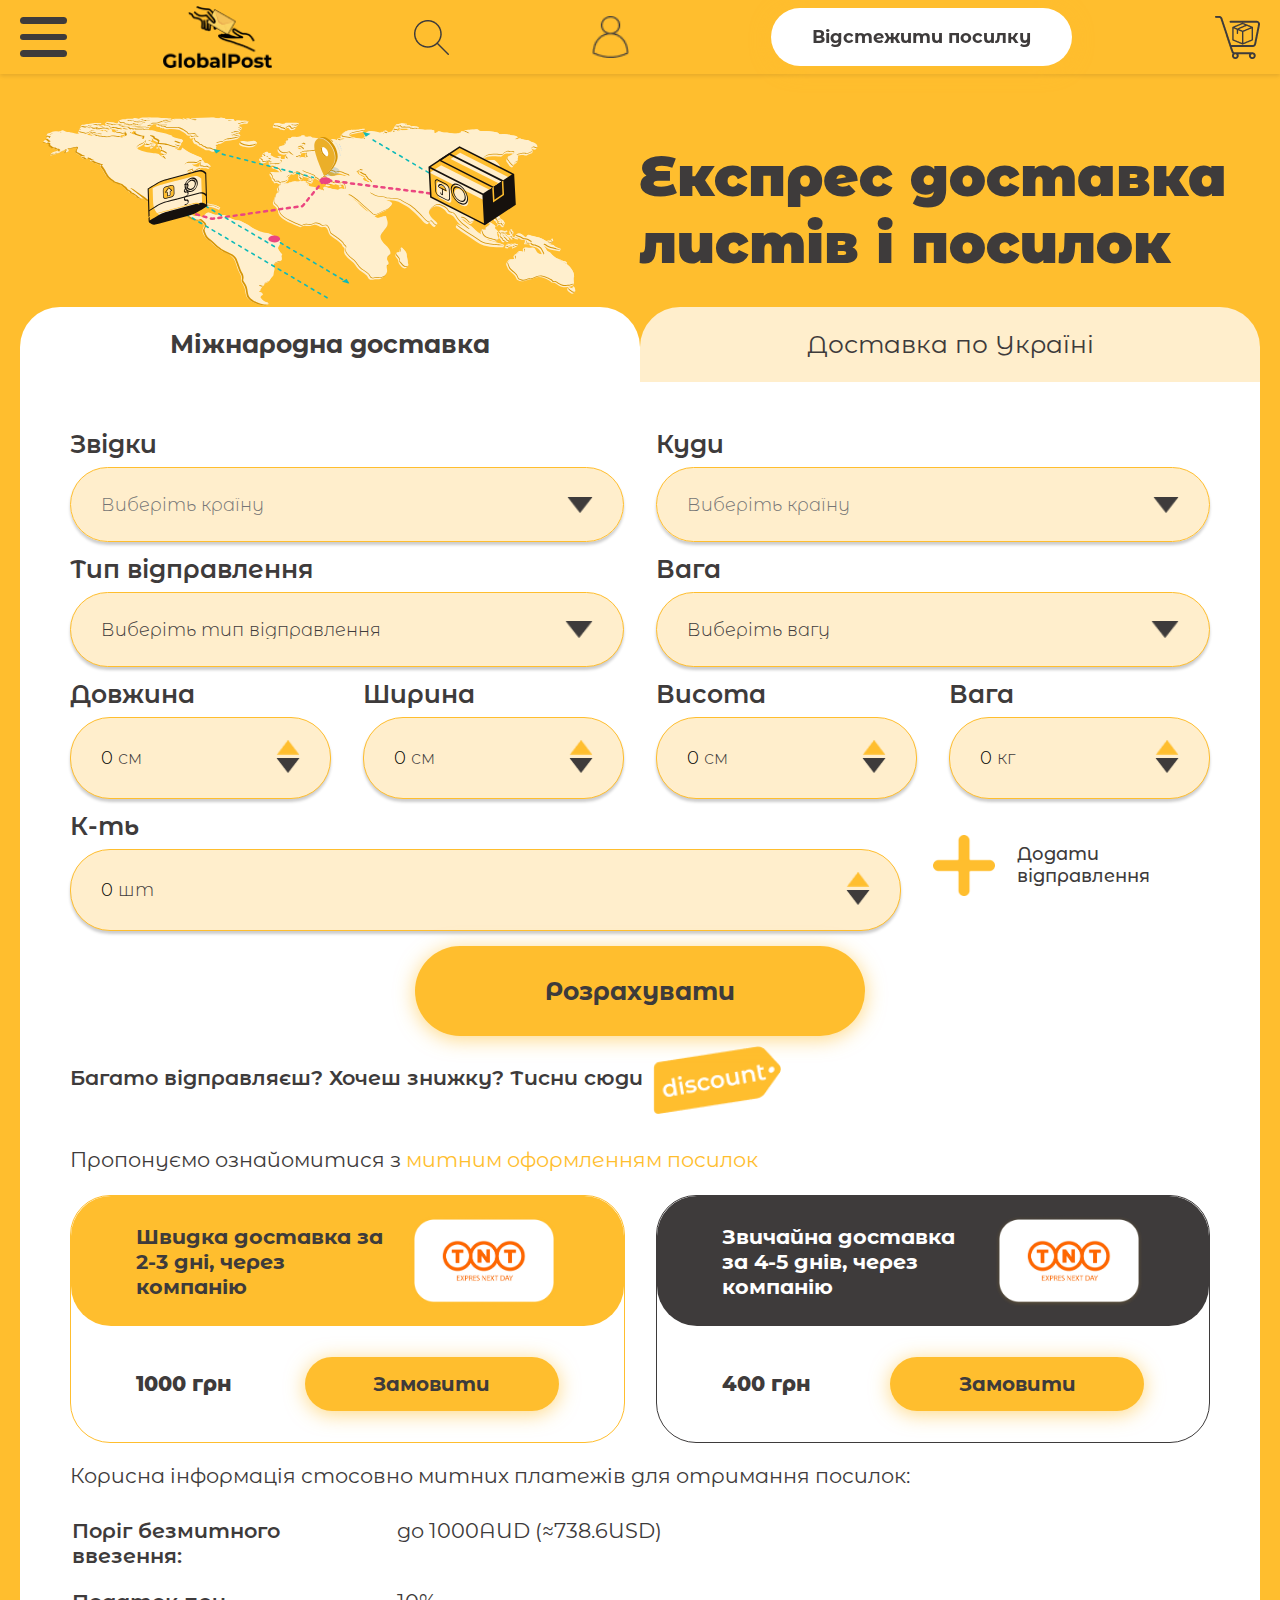
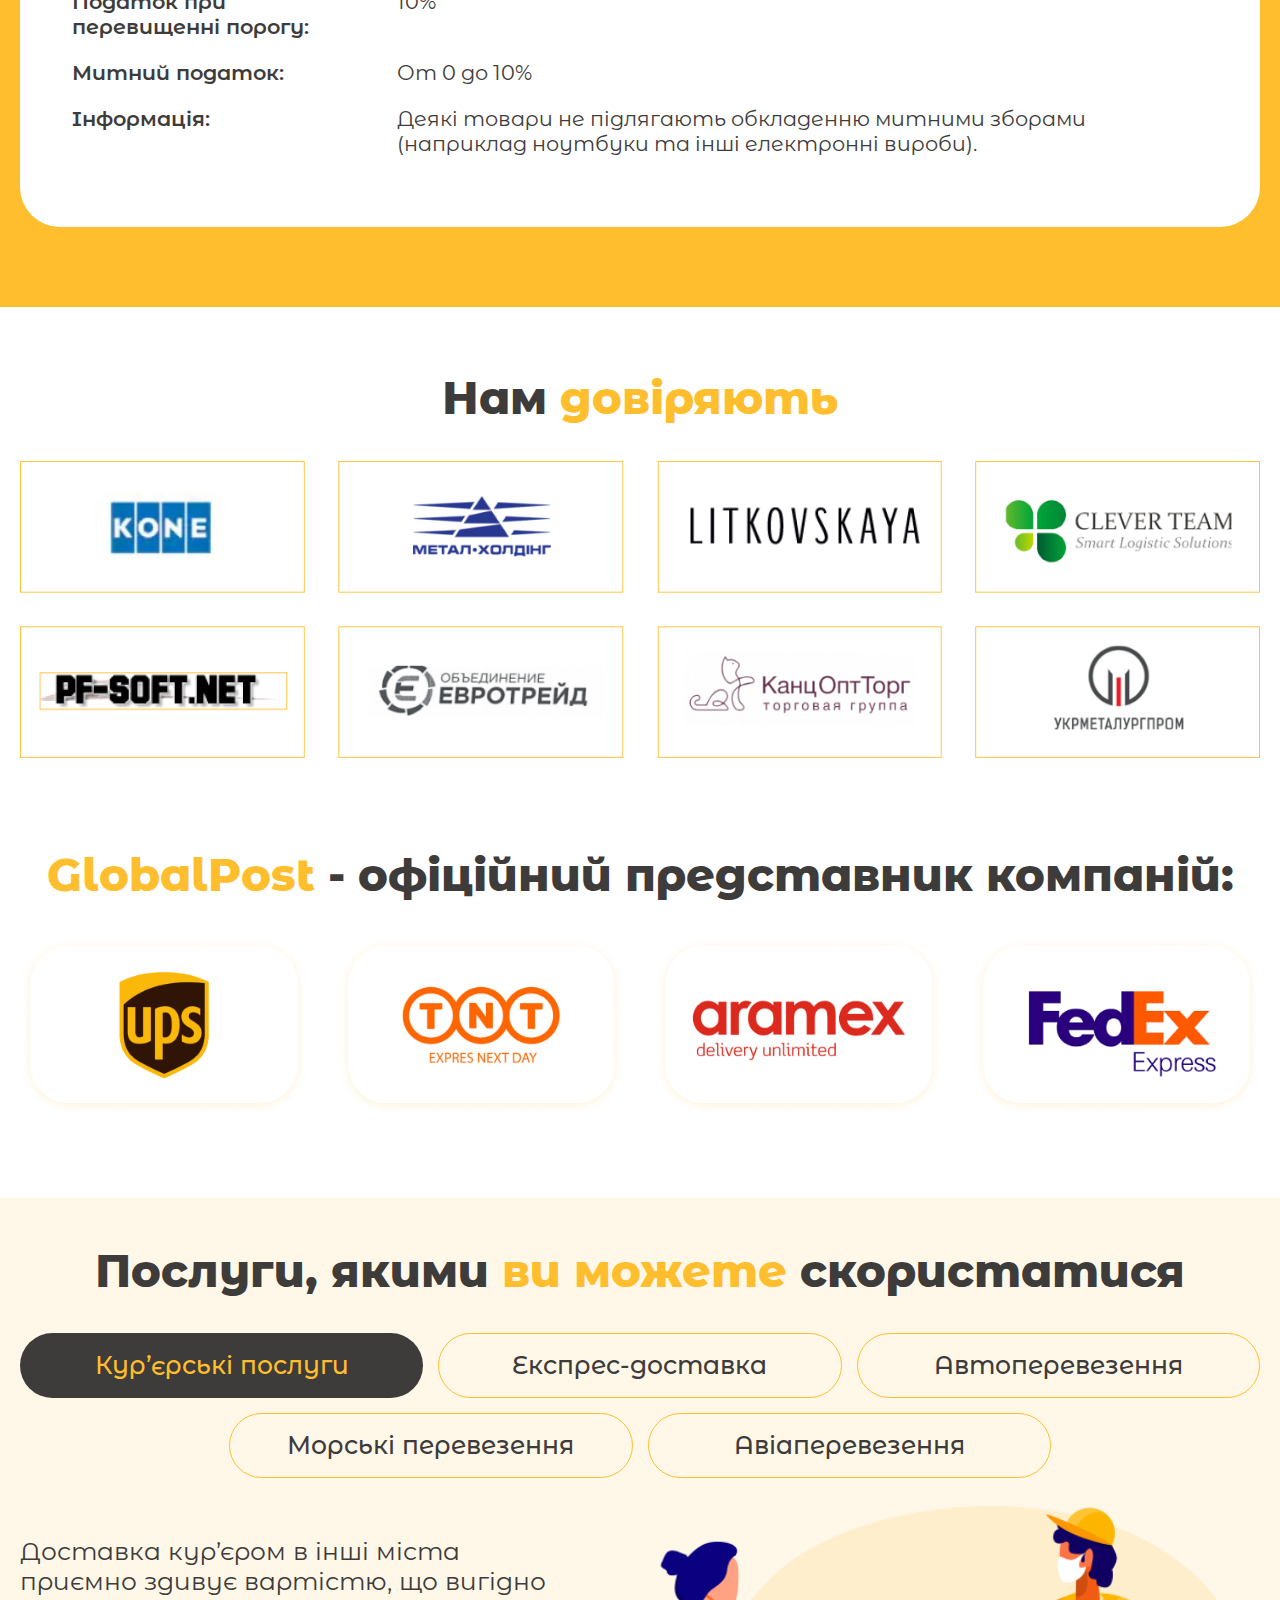
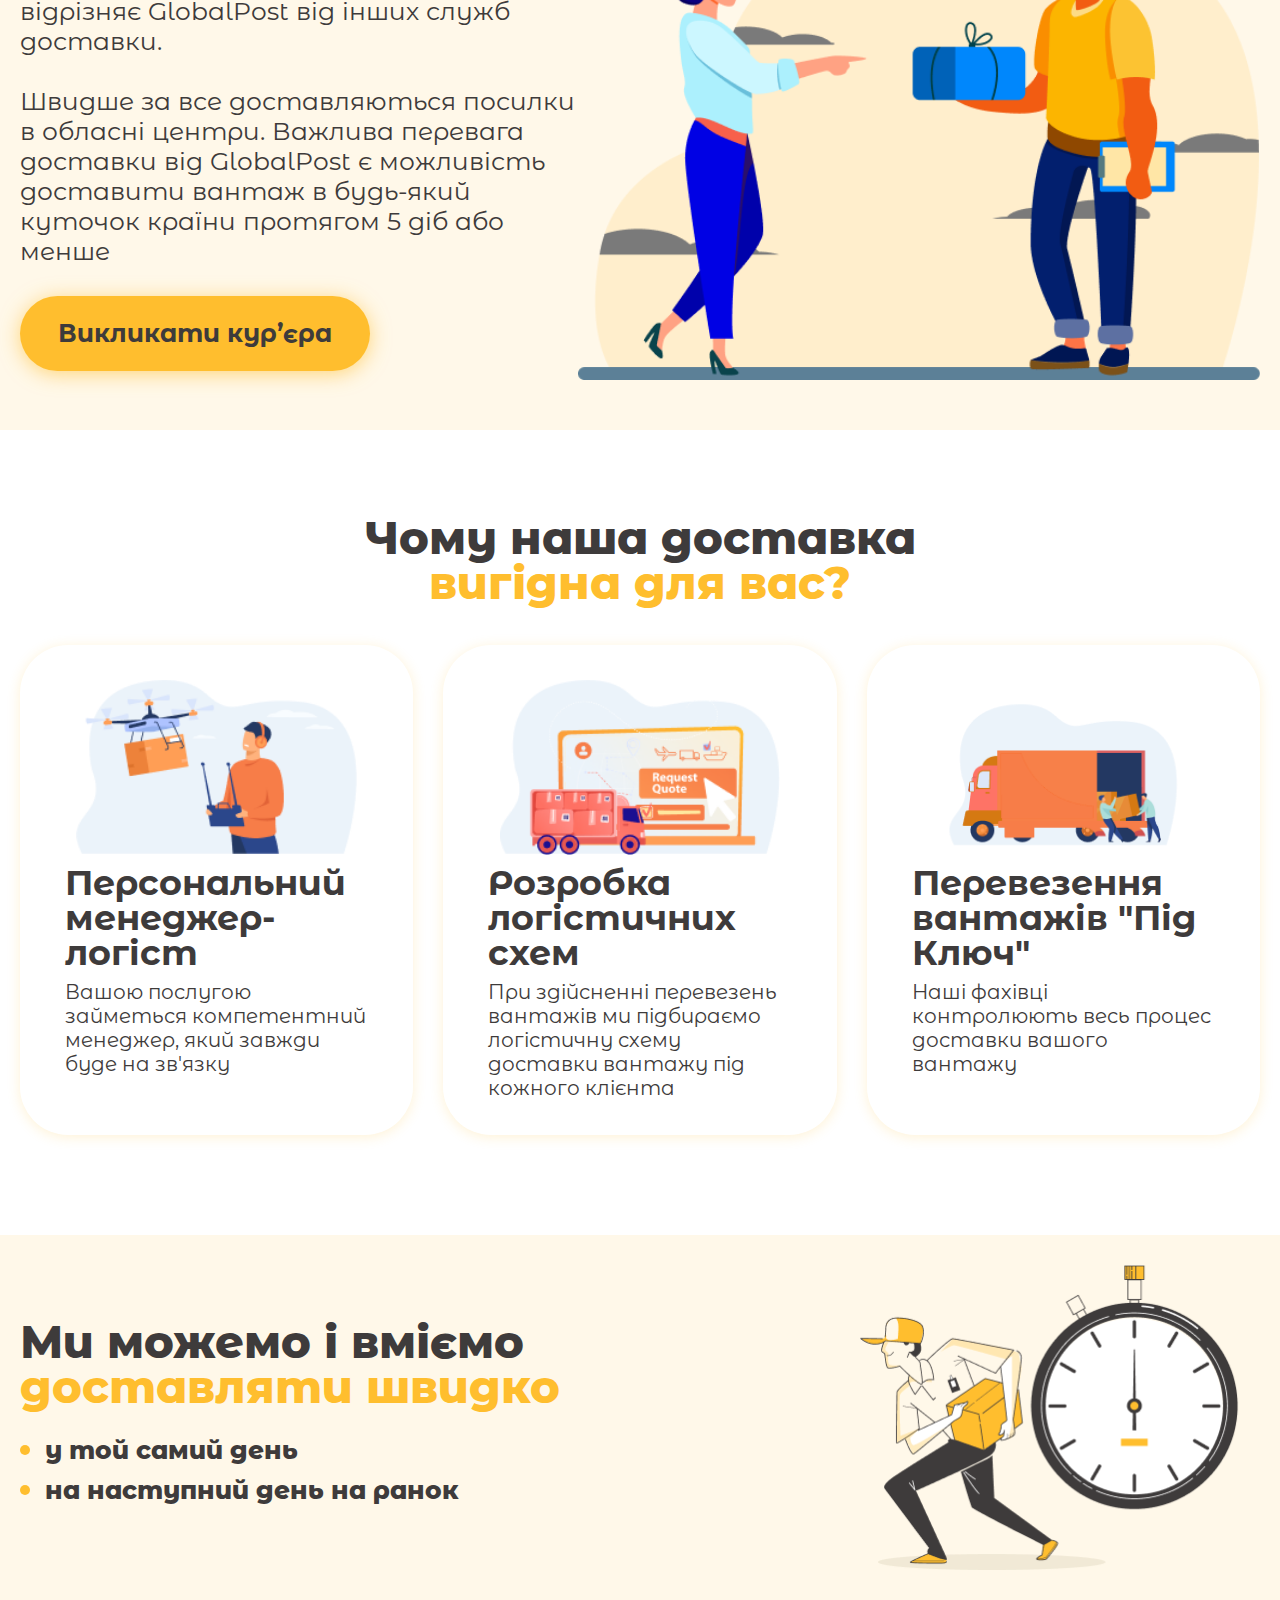
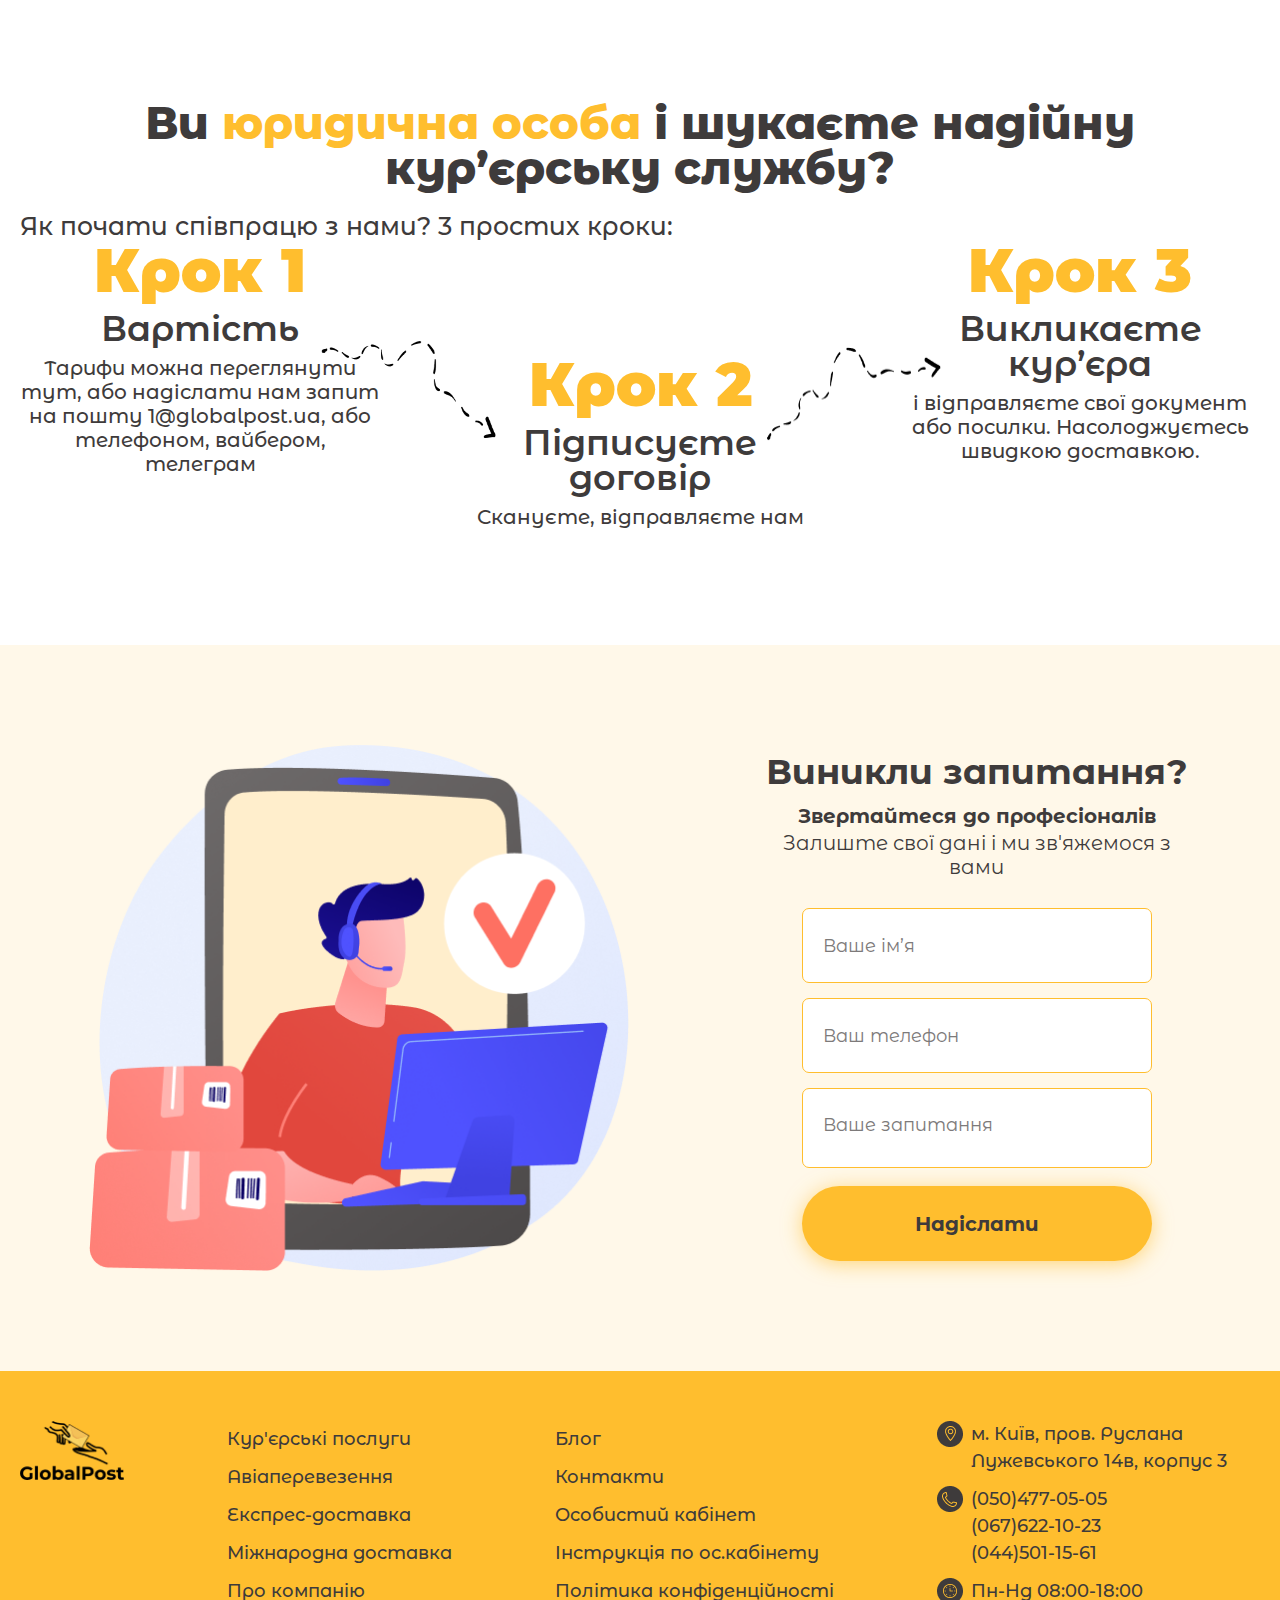
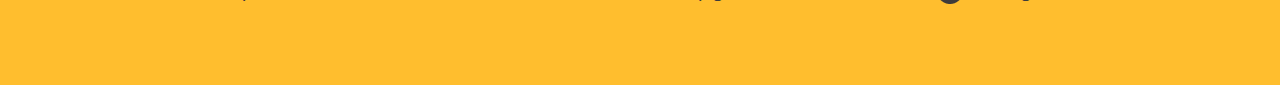
<file: index.html>
<!DOCTYPE html>
<html lang="en">
<head>
    <meta charset="UTF-8">
    <meta http-equiv="X-UA-Compatible" content="IE=edge">
    <meta name="viewport" content="width=device-width, initial-scale=1.0">
    <link rel="stylesheet" href="css/null.css">
    <link rel="stylesheet" href="css/style.css">
    <title>Главная</title>
</head>
<body>
    <div class="wrapper">
        <header class="header header_yellow">
            <div class="_container">
                <div class="header__content">
                    <a href="" class="header__column header__logo">
                        <img src="img/logo.png" alt="">
                    </a>
                    <div class="header__column header__menu menu">
                        <div class="menu__icon icon-menu">
                            <span></span>
                            <span></span>
                            <span></span>
                        </div>
                        <nav class="menu__body">
                            <ul class="menu__list">
                                <li><a href="" class="menu__link menu__link_with-arrow">Про нас</a></li>
                                <li class="_dropdown-opener">
                                    <span class="menu__link menu__link_with-arrow">Доставка</span>
                                    <div class="_dropdown-opener__menu delivery-menu">
                                        <div class="delivery-menu__items">
                                            <div class="delivery-menu__item">
                                                <div class="delivery-menu__image"><img src="img/delivery-menu/UA-delivery.svg" alt=""></div>
                                                <div class="delivery-menu__title">Доставка по Україні</div>
                                                <ul class="delivery-menu__list">
                                                    <li><a href="" class="delivery-menu__link">Експрес-доставка по Україні</a></li>
                                                    <li><a href="" class="delivery-menu__link">Послуги кур’єра</a></li>
                                                </ul>
                                            </div>
                                            <div class="delivery-menu__item">
                                                <div class="delivery-menu__image"><img src="img/delivery-menu/world-delivery.svg" alt=""></div>
                                                <div class="delivery-menu__title">Міжнародна доставка</div>
                                                <ul class="delivery-menu__list">
                                                    <li><a href="" class="delivery-menu__link">Спец тарифи для українських модельєрів-партнерів</a></li>
                                                    <li><a href="" class="delivery-menu__link">Ukrainian Fashion</a></li>
                                                    <li><a href="" class="delivery-menu__link">Митне оформлення</a></li>
                                                    <li><a href="" class="delivery-menu__link">Перевезення цінностей</a></li>
                                                    <li><a href="" class="delivery-menu__link">Посилки з Європи</a></li>
                                                    <li><a href="" class="delivery-menu__link">Експорт з UPS</a></li>
                                                    <li><a href="" class="delivery-menu__link">Про міжнародну доставку</a></li>
                                                </ul>
                                            </div>
                                            <div class="delivery-menu__item">
                                                <div class="delivery-menu__image"><img src="img/delivery-menu/extra-services.svg" alt=""></div>
                                                <div class="delivery-menu__title">Додаткові послуги</div>
                                                <ul class="delivery-menu__list">
                                                    <li><a href="" class="delivery-menu__link">Додаткові послуги</a></li>
                                                    <li><a href="" class="delivery-menu__link">Правила доставки відправлень</a></li>
                                                    <li><a href="" class="delivery-menu__link">Терміни доставки</a></li>
                                                    <li><a href="" class="delivery-menu__link">Відповідальність GlobalPost</a></li>
                                                </ul>
                                            </div>
                                            <div class="delivery-menu__item">
                                                <div class="delivery-menu__image"><img src="img/delivery-menu/extra-info.svg" alt=""></div>
                                                <div class="delivery-menu__title">Додаткова інформація</div>
                                                <ul class="delivery-menu__list">
                                                    <li><a href="" class="delivery-menu__link">Документи для оформлення відправлень</a></li>
                                                    <li><a href="" class="delivery-menu__link">Правила доставки відправлень</a></li>
                                                    <li><a href="" class="delivery-menu__link">Про міжнародну доставку</a></li>
                                                </ul>
                                            </div>
                                        </div>
                                    </div>
                                </li>
                                <li><a href="" class="menu__link">Блог</a></li>
                                <li><a href="" class="menu__link">Контакти</a></li>
                                <li class="_dropdown-opener language">
                                    <span href="" class="menu__link menu__link_with-arrow">Укр</span>
                                    <div class="_dropdown-opener__menu language__menu">
                                        <ul class="language__list">
                                            <li><a href="" class="language__link">Укр</a></li>
                                            <li><a href="" class="language__link">Рус</a></li>
                                            <li><a href="" class="language__link">Eng</a></li>
                                        </ul>
                                    </div>
                                </li>
                            </ul>
                        </nav>
                    </div>
                    <a href="" class="header__column header__search search-header" data-da="menu__body,2,992">
                        <img src="img/icons/search.png" alt="">
                    </a>
                    <a href="" class="header__column header__user" data-da="menu__body,3,992"><img src="img/icons/user.png" alt=""></a>
                    <div class="header__column header__track track">
                        <a href="" class="track__btn btn">
                            Відстежити посилку
                        </a>
                        <a href="" class="track__mobile-btn track__mobile-btn_open">
                            <img src="img/icons/search2.svg" alt="">
                        </a>
                        <a href="" class="track__mobile-btn track__mobile-btn_close">
                            <img src="img/icons/arrow-up-track.png" alt="">
                        </a>
                        <form class="track__input" data-da="header__content-track,0,992">
                            <input autocomplete="off" type="text" name="form[]" data-error="Помилка"
                                        data-value="" placeholder="Номер відстеження">
                            <button type="submit" class="track__input-btn"><img src="img/icons/search2.svg" alt=""></button>
                        </form>
                    </div>
                    <div class="header__column header__phones" data-da="menu__body,1,1400">
                        <div class="header__phone"><a href="tel:0445011561">(044) 501-15-61</a></div>
                        <div class="header__phone"><a href="tel:0504770505">(050) 477-05-05</a></div>
                        <div class="header__phone"><a href="tel:0676221023">(067) 622-10-23</a></div>
                    </div>
                    <a href="" class="header__column header__cart" data-da="menu__body,4,992">
                        <img src="img/icons/shopping-cart.png" alt="">
                    </a>
                </div>
                <div class="header__content-track content-track-header">
                </div>
                <div class="header__content-search search" data-da="menu__body,5,992">
                    <form action="" class="search__form">
                        <div class="search__input">
                            <input autocomplete="off" type="text" name="form[]" data-error="Помилка"
                                        data-value="" placeholder="Пошук">
                            <button type="submit"><img src="img/icons/search.png" alt=""></button>
                        </div>
                        <button type="reset" class="search__reset-btn"><img src="img/icons/reset.svg" alt=""></button>
                    </form>
                </div>
                <div class="header__content-calculator calculator">

                </div>
            </div>
        </header>
        <main class="page">
            <section class="page__calculator calculator">
                <div class="calculator__container _container">
                    <div class="calculator__top calculator-top">
                        <div class="calculator-top__image"><img src="img/map.svg" alt=""></div>
                        <div class="calculator-top__title">Експрес доставка листів і посилок</div>
                    </div>
                    <div class="calculator__tabs calculator-tabs _tabs">
                        <nav class="calculator-tabs__nav">
                            <div class="calculator-tabs__item _tabs-item _active">Міжнародна доставка</div>
                            <div class="calculator-tabs__item _tabs-item">Доставка по Україні</div>
                        </nav>
                        <form class="calculator-tabs__body">
                            <div class="calculator-tabs__block _tabs-block _active">
                                <div class="calculator-tabs__row">
                                    <div class="calculator-tabs__select">
                                        <div class="calculator-tabs__select-header">Звідки</div>
                                        <select class="yellow" name="form[]" data-type="input" data-placeholder="Виберіть країну" data-inputvalue="empty">
                                            <option value="1" selected="selected" disabled>Виберіть країну</option>
                                            <option value="2">Україна</option>
                                            <option value="3">Велика Британія</option>
                                            <option value="4">США</option>
                                        </select>
                                    </div>
                                    <div class="calculator-tabs__select">
                                        <div class="calculator-tabs__select-header">Куди</div>
                                        <select class="yellow" name="form[]" data-type="input" data-placeholder="Виберіть країну" data-inputvalue="empty">
                                            <option value="1" selected="selected" disabled>Виберіть країну</option>
                                            <option value="2">Україна</option>
                                            <option value="3">Велика Британія</option>
                                            <option value="4">США</option>
                                        </select>
                                    </div>
                                    <div class="calculator-tabs__select select-complex-item">
                                        <div class="calculator-tabs__select-header">Тип відправлення</div>
                                        <div class="select-complex-dropdown input-item icon-select-arrow" data-sel_complex_name="Тип відправлення">
                                            <span>Виберіть тип відправлення</span>
                                        </div>
                                        <input type="number" name="delivery-type" style="display: none;">
                                    </div>
                                    <ul class="calculator-tabs__select select-complex select-complex_delivery-type" data-sel_complex_options="Тип відправлення" style="display: none;">
                                        <li class="select-complex__option calculator-select-option" data-value="1">
                                            <div class="select-complex__option-cont calculator-select-option__cont">
                                                <div class="calculator-select-option__left">
                                                    <div class="calculator-select-option__image"><img src="img/packages/envelope.png" alt=""></div>
                                                    <div class="calculator-select-option__size"></div>
                                                </div>
                                                <div class="calculator-select-option__text">
                                                    <div class="calculator-select-option__title">Конверт</div>
                                                    <div class="calculator-select-option__desc">0.5 кг</div>
                                                </div>
                                            </div>
                                        </li>
                                        <li class="select-complex__option calculator-select-option" data-value="2">
                                            <div class="select-complex__option-cont calculator-select-option__cont">
                                                <div class="calculator-select-option__left">
                                                    <div class="calculator-select-option__image"><img src="img/packages/envelope.png" alt=""></div>
                                                    <div class="calculator-select-option__size">21х20х11 см</div>
                                                </div>
                                                <div class="calculator-select-option__text">
                                                    <div class="calculator-select-option__title">Пакунок</div>
                                                    <div class="calculator-select-option__desc">1 кг</div>
                                                </div>
                                            </div>
                                        </li>
                                        <li class="select-complex__option calculator-select-option" data-value="3">
                                            <div class="select-complex__option-cont calculator-select-option__cont">
                                                <div class="calculator-select-option__left">
                                                    <div class="calculator-select-option__image"><img src="img/packages/envelope.png" alt=""></div>
                                                    <div class="calculator-select-option__size">21х20х11 см</div>
                                                </div>
                                                <div class="calculator-select-option__text">
                                                    <div class="calculator-select-option__title">Мала</div>
                                                    <div class="calculator-select-option__desc">як коробка від праски</div>
                                                </div>
                                            </div>
                                        </li>
                                        <li class="select-complex__option calculator-select-option" data-value="4">
                                            <div class="select-complex__option-cont calculator-select-option__cont">
                                                <div class="calculator-select-option__left">
                                                    <div class="calculator-select-option__image"><img src="img/packages/envelope.png" alt=""></div>
                                                    <div class="calculator-select-option__size">17х12х9 см</div>
                                                </div>
                                                <div class="calculator-select-option__text">
                                                    <div class="calculator-select-option__title">Найменша</div>
                                                    <div class="calculator-select-option__desc">як коробка від смартфона</div>
                                                </div>
                                            </div>
                                        </li>
                                        <li class="select-complex__option calculator-select-option" data-value="5">
                                            <div class="select-complex__option-cont calculator-select-option__cont">
                                                <div class="calculator-select-option__left">
                                                    <div class="calculator-select-option__image"><img src="img/packages/envelope.png" alt=""></div>
                                                    <div class="calculator-select-option__size">33х25х15 см</div>
                                                </div>
                                                <div class="calculator-select-option__text">
                                                    <div class="calculator-select-option__title">Середня</div>
                                                    <div class="calculator-select-option__desc">як коробка від взуття</div>
                                                </div>
                                            </div>
                                        </li>
                                        <li class="select-complex__option calculator-select-option" data-value="6">
                                            <div class="select-complex__option-cont calculator-select-option__cont">
                                                <div class="calculator-select-option__left">
                                                    <div class="calculator-select-option__image"><img src="img/packages/envelope.png" alt=""></div>
                                                    <div class="calculator-select-option__size">34х33х26 см</div>
                                                </div>
                                                <div class="calculator-select-option__text">
                                                    <div class="calculator-select-option__title">Велика</div>
                                                    <div class="calculator-select-option__desc">як коробка від мікрохвильовки</div>
                                                </div>
                                            </div>
                                        </li>
                                        <li class="select-complex__option calculator-select-option" data-value="7">
                                            <div class="select-complex__option-cont calculator-select-option__cont">
                                                <div class="calculator-select-option__text">
                                                    <div class="calculator-select-option__title">Ваші розміри</div>
                                                    <div class="calculator-select-option__input"><input placeholder="0х0х0 см"></div>
                                                </div>
                                            </div>
                                        </li>
                                    </ul>
                                    <div class="calculator-tabs__select select-complex-item">
                                        <div class="calculator-tabs__select-header">Вага</div>
                                        <div class="select-complex-dropdown input-item icon-select-arrow" data-sel_complex_name="Вага">
                                            <span>Виберіть вагу</span>
                                        </div>
                                        <input type="number" name="weight" style="display: none;">
                                    </div>
                                    <ul class="calculator-tabs__select select-complex" data-sel_complex_options="Вага" style="display: none;">
                                        <li class="select-complex__option calculator-select-option" data-value="1">
                                            <div class="select-complex__option-cont calculator-select-option__cont">
                                                <div class="calculator-select-option__text-value">3 кг</div>
                                            </div>
                                        </li>
                                        <li class="select-complex__option calculator-select-option" data-value="2">
                                            <div class="select-complex__option-cont calculator-select-option__cont">
                                                <div class="calculator-select-option__text-value">4 кг</div>
                                            </div>
                                        </li>
                                        <li class="select-complex__option calculator-select-option" data-value="3">
                                            <div class="select-complex__option-cont calculator-select-option__cont">
                                                <div class="calculator-select-option__text-value">5 кг</div>
                                            </div>
                                        </li>
                                        <li class="select-complex__option calculator-select-option" data-value="4">
                                            <div class="select-complex__option-cont calculator-select-option__cont">
                                                <div class="calculator-select-option__text-value">10 кг</div>
                                            </div>
                                        </li>
                                        <li class="select-complex__option calculator-select-option" data-value="5">
                                            <div class="select-complex__option-cont calculator-select-option__cont">
                                                <div class="calculator-select-option__text">
                                                    <div class="calculator-select-option__title">Введіть свою вагу</div>
                                                    <div class="calculator-select-option__input"><input placeholder="0 кг"></div>
                                                </div>
                                            </div>
                                        </li>
                                    </ul>
                                </div>
                                <div class="calculator-tabs__row">
                                    <div class="calculator-tabs__quantity">
                                        <div class="calculator-tabs__quantity-header">Довжина</div>
                                        <div class="quantity">
                                            <div class="quantity__input">
                                                <input class="adaptive_input" autocomplete="off" type="text" name="form[]">
                                                <span class="quantity__measure adaptive_measure">см</span>
                                            </div>
                                            <div class="quantity__buttons">
                                                <div class="quantity__button quantity__button_plus"><img src="img/icons/arrow-up.png" alt=""></div>
                                                <div class="quantity__button quantity__button_minus"><img src="img/icons/arrow-down.png" alt=""></div>
                                            </div>
                                        </div>
                                    </div>
                                    <div class="calculator-tabs__quantity">
                                        <div class="calculator-tabs__quantity-header">Ширина</div>
                                        <div class="quantity">
                                            <div class="quantity__input">
                                                <input class="adaptive_input" autocomplete="off" type="text" name="form[]">
                                                <span class="quantity__measure adaptive_measure">см</span>
                                            </div>
                                            <div class="quantity__buttons">
                                                <div class="quantity__button quantity__button_plus"><img src="img/icons/arrow-up.png" alt=""></div>
                                                <div class="quantity__button quantity__button_minus"><img src="img/icons/arrow-down.png" alt=""></div>
                                            </div>
                                        </div>
                                    </div>
                                    <div class="calculator-tabs__quantity">
                                        <div class="calculator-tabs__quantity-header">Висота</div>
                                        <div class="quantity">
                                            <div class="quantity__input">
                                                <input class="adaptive_input" autocomplete="off" type="text" name="form[]">
                                                <span class="quantity__measure adaptive_measure">см</span>
                                            </div>
                                            <div class="quantity__buttons">
                                                <div class="quantity__button quantity__button_plus"><img src="img/icons/arrow-up.png" alt=""></div>
                                                <div class="quantity__button quantity__button_minus"><img src="img/icons/arrow-down.png" alt=""></div>
                                            </div>
                                        </div>
                                    </div>
                                    <div class="calculator-tabs__quantity">
                                        <div class="calculator-tabs__quantity-header">Вага</div>
                                        <div class="quantity">
                                            <div class="quantity__input">
                                                <input class="adaptive_input" autocomplete="off" type="text" name="form[]">
                                                <span class="quantity__measure adaptive_measure">кг</span>
                                            </div>
                                            <div class="quantity__buttons">
                                                <div class="quantity__button quantity__button_plus"><img src="img/icons/arrow-up.png" alt=""></div>
                                                <div class="quantity__button quantity__button_minus"><img src="img/icons/arrow-down.png" alt=""></div>
                                            </div>
                                        </div>
                                    </div>
                                    <div class="calculator-tabs__quantity">
                                        <div class="calculator-tabs__quantity-header">К-ть</div>
                                        <div class="quantity">
                                            <div class="quantity__input">
                                                <input class="adaptive_input" autocomplete="off" type="text" name="form[]">
                                                <span class="quantity__measure adaptive_measure">шт</span>
                                            </div>
                                            <div class="quantity__buttons">
                                                <div class="quantity__button quantity__button_plus"><img src="img/icons/arrow-up.png" alt=""></div>
                                                <div class="quantity__button quantity__button_minus"><img src="img/icons/arrow-down.png" alt=""></div>
                                            </div>
                                        </div>
                                    </div>
                                    <div class="calculator-tabs__add-sending">
                                        <a href="" class="calculator-tabs__add-btn"><img src="img/icons/plus.png" alt=""></a>
                                        <div class="calculator-tabs__add-text">Додати відправлення</div>
                                    </div>
                                    <div class="calculator-tabs__calculate">
                                        <a href="" class="btn calculator-tabs__calculate-btn">Розрахувати</a>
                                    </div>
                                </div>
                                <div class="calculator-tabs__extra-info calculator-extra-info">
                                    <div class="calculator-extra-info__proposition">
                                        <p class="calculator-extra-info__discount">Багато відправляєш? Хочеш знижку? Тисни сюди<a href="#popup-discount" class="popup-link"><img src="img/discount.png" alt=""></a></p>
                                        <p class="calculator-extra-info__customs-clearance">Пропонуємо ознайомитися з <a href="">митним оформленням посилок</a></p>
                                    </div>
                                    <div class="calculator-extra-info__delivery-speed delivery-speed">
                                        <div class="delivery-speed__item delivery-speed__item delivery-speed__item_fast">
                                            <div class="delivery-speed__top">
                                                <div class="delivery-speed__name">Швидка доставка за 2-3 дні, через компанію</div>
                                                <img src="img/companies/tnt.png" alt="">
                                            </div>
                                            <div class="delivery-speed__bottom">
                                                <div class="delivery-speed__price">1000 грн</div>
                                                <a href="" class="delivery-speed__btn btn">Замовити</a>
                                            </div>
                                        </div>
                                        <div class="delivery-speed__item delivery-speed__item delivery-speed__item_usual">
                                            <div class="delivery-speed__top">
                                                <div class="delivery-speed__name">Звичайна доставка за 4-5 днів, через компанію</div>
                                                <img src="img/companies/tnt.png" alt="">
                                            </div>
                                            <div class="delivery-speed__bottom">
                                                <div class="delivery-speed__price">400 грн</div>
                                                <a href="" class="delivery-speed__btn btn">Замовити</a>
                                            </div>
                                        </div>
                                    </div>
                                    <div class="calculator-extra-info__useful-info useful-extra-info">
                                        <div class="useful-extra-info__text">Корисна iнформацiя стосовно митних платежiв для отримання посилок:</div>
                                        <table class="useful-extra-info__table">
                                            <tbody>
                                                <tr>
                                                    <td>Поріг безмитного ввезення:</td>
                                                    <td>до 1000AUD (≈738.6USD)</td>
                                                </tr>
                                                <tr>
                                                    <td>Податок при перевищенні порогу:</td>
                                                    <td>10%</td>
                                                </tr>
                                                <tr>
                                                    <td>Митний податок:</td>
                                                    <td>От 0 до 10%</td>
                                                </tr>
                                                <tr>
                                                    <td>Iнформацiя:</td>
                                                    <td>Деякi товари не пiдлягають обкладенню 
                                                        митними зборами (наприклад ноутбуки 
                                                        та iншi електроннi вироби).</td>
                                                </tr>
                                            </tbody>
                                        </table>
                                    </div>
                                </div>
                            </div>
                            <div class="calculator-tabs__block _tabs-block">2</div>
                        </form>
                    </div>
                </div>
            </section>
            <section class="page__they-trust they-trust">
                <div class="they-trust__container _container">
                    <div class="they-trust__title title">Нам <span>довіряють</span></div>
                    <div class="they-trust__companies">
                        <div class="they-trust__company">
                            <img src="img/trust/kone.jpg" alt="">
                        </div>
                        <div class="they-trust__company">
                            <img src="img/trust/metal hold.jpg" alt="">
                        </div>
                        <div class="they-trust__company">
                            <img src="img/trust/litkovskaya.jpg" alt="">
                        </div>
                        <div class="they-trust__company">
                            <img src="img/trust/clever.jpg" alt="">
                        </div>
                        <div class="they-trust__company">
                            <img src="img/trust/pf.jpg" alt="">
                        </div>
                        <div class="they-trust__company">
                            <img src="img/trust/evrotr.jpg" alt="">
                        </div>
                        <div class="they-trust__company">
                            <img src="img/trust/kanz.jpg" alt="">
                        </div>
                        <div class="they-trust__company">
                            <img src="img/trust/ukr metal.jpg" alt="">
                        </div>
                    </div>
                </div>
            </section>
            <section class="page__representative representative">
                <div class="representative__container _container">
                    <div class="representative__title title"><span>GlobalPost</span> - офіційний представник компаній:</div>
                    <div class="representative__companies">
                        <div class="representative__company"><img src="img/companies/ups.png"></div>
                        <div class="representative__company"><img src="img/companies/tnt.png"></div>
                        <div class="representative__company"><img src="img/companies/aramex.png"></div>
                        <div class="representative__company"><img src="img/companies/fedex.png"></div>
                    </div>
                </div>
            </section>
            <section class="page__services services">
                <div class="services__container _container">
                    <div class="services__title title">Послуги, якими <span>ви можете</span> скористатися</div>
                    <div class="services__tabs services-tabs _tabs">
                        <nav class="services-tabs__nav">
                            <div class="services-tabs__item _tabs-item _active">Кур’єрські послуги</div>
                            <div class="services-tabs__item _tabs-item">Експрес-доставка</div>
                            <div class="services-tabs__item _tabs-item">Автоперевезення</div>
                            <div class="services-tabs__item _tabs-item">Морські перевезення</div>
                            <div class="services-tabs__item _tabs-item">Авіаперевезення</div>
                        </nav>
                        <div class="services-tabs__body">
                            <div class="services-tabs__block _tabs-block _active">
                                <div class="services-tabs__desc text">
                                    <div class="services-tabs__text">
                                        <p>Доставка кур’єром в інші міста приємно здивує вартістю, що вигідно відрізняє GlobalPost від інших служб доставки.</p>
                                        <p>Швидше за все доставляються посилки в обласні центри. Важлива перевага доставки від GlobalPost є можливість доставити вантаж в будь-який куточок країни протягом 5 діб або менше</p>
                                    </div>
                                    <a href="" class="services-tabs__btn btn">Викликати кур’єра</a>
                                </div>
                                <div class="services-tabs__image"><img src="img/curier.png" alt=""></div>
                            </div>
                            <div class="services-tabs__block _tabs-block">
                                2
                            </div>
                            <div class="services-tabs__block _tabs-block">
                                3
                            </div>
                            <div class="services-tabs__block _tabs-block">
                                4
                            </div>
                            <div class="services-tabs__block _tabs-block">
                                5
                            </div>
                        </div>
    
                    </div>
                </div>
            </section>
            <section class="page__profit profit">
                <div class="profit__container _container">
                    <div class="profit__title title">Чому наша доставка <br><span>вигідна для вас?</span></div>
                    <div class="profit__items">
                        <div class="profit__item">
                            <div class="profit__image"><img src="img/logist.png" alt=""></div>
                            <div class="profit__title-item title_middle">Персональний менеджер-логіст</div>
                            <div class="profit__text">Вашою послугою займеться компетентний менеджер, який завжди буде на зв'язку</div>
                        </div>
                        <div class="profit__item">
                            <div class="profit__image"><img src="img/scheme-development.png" alt=""></div>
                            <div class="profit__title-item title_middle">Розробка логістичних схем</div>
                            <div class="profit__text">При здійсненні перевезень вантажів ми підбираємо логістичну схему доставки вантажу під кожного клієнта</div>
                        </div>
                        <div class="profit__item">
                            <div class="profit__image"><img src="img/delivery.png" alt=""></div>
                            <div class="profit__title-item title_middle">Перевезення вантажів "Під Ключ"</div>
                            <div class="profit__text">Наші фахівці контролюють весь процес доставки вашого вантажу</div>
                        </div>
                    </div>
                </div>
            </section>
            <section class="page__fast fast">
                <div class="fast__container _container">
                    <div class="fast__block">
                        <div class="fast__desc">
                            <div class="fast__title title">Ми можемо і вміємо<br> <span>доставляти швидко</span></div>
                            <ul class="fast__list custom-list">
                                <li>у той самий день</li>
                                <li>на наступний день на ранок</li>
                            </ul>
                        </div>
                        <div class="fast__image"><img src="img/fast.png" alt=""></div>
                    </div>
                </div>
            </section>
            <section class="page__legal-entity legal-entity">
                <div class="legal-entity__container _container">
                    <div class="legal-entity__title title">Ви <span>юридична особа</span> і шукаєте надійну кур’єрську службу?</div>
                    <div class="legal-entity__desc text">Як почати співпрацю з нами? 3 простих кроки:</div>
                    <div class="legal-entity__items">
                        <div class="legal-entity__item">
                            <div class="legal-entity__step">Крок 1</div>
                            <div class="legal-entity__name">Вартість</div>
                            <div class="legal-entity__text">Тарифи можна переглянути тут, або надіслати нам запит на пошту 1@globalpost.ua, або телефоном, вайбером, телеграм</div>
                        </div>
                        <div class="legal-entity__item">
                            <div class="legal-entity__step">Крок 2</div>
                            <div class="legal-entity__name">Підписуєте договір</div>
                            <div class="legal-entity__text">Скануєте, відправляєте нам</div>
                            <div class="legal-entity__path legal-entity__path_left"><img src="img/way1.png" alt=""></div>
                            <div class="legal-entity__path legal-entity__path_right"><img src="img/way2.png" alt=""></div>
                            <!-- <div class="legal-entity__path"></div> -->
                        </div>
                        <div class="legal-entity__item">
                            <div class="legal-entity__step">Крок 3</div>
                            <div class="legal-entity__name">Викликаєте кур’єра</div>
                            <div class="legal-entity__text">і відправляєте свої документ або посилки. Насолоджуєтесь швидкою доставкою.</div>
                        </div>
                    </div>
                </div>
            </section>
            <section class="page__feedback feedback">
                <div class="feedback__container _container">
                    <div class="feedback__image"><img src="img/feedback.png" alt=""></div>
                    <div class="feedback__body">
                        <div class="feedback__title title_middle">Виникли запитання?</div>
                        <div class="feedback__text">
                            <p class="feedback__text_bold">Звертайтеся до професіоналів</p>
                            <p>Залиште свої дані і ми зв'яжемося з вами</p>
                        </div>
                        <form action="post" class="feedback__form">
                            <div class="feedback__input">
                                <input type="text" name="name" placeholder="Ваше ім’я">
                            </div>
                            <div class="feedback__input">
                                <input type="tel" name="phone" placeholder="Ваш телефон">
                            </div>
                            <div class="feedback__input">
                                <textarea name="question" placeholder="Ваше запитання"></textarea>
                            </div>
                            <button type="submit" class="feedback__btn btn">Надіслати</button>
                        </form>
                    </div>
                </div>
            </section>
        </main>
        <footer class="footer">
            <div class="footer__content _container">
                <div class="footer__columns">
                    <div class="footer__column footer__logo">
                        <a href="">
                            <img src="img/logo.png" alt="">
                        </a>
                    </div>
                    <ul class="footer__column menu-footer">
                        <li><a href="" class="menu-footer__link">Кур'єрські послуги</a></li>
                        <li><a href="" class="menu-footer__link">Авіаперевезення</a></li>
                        <li><a href="" class="menu-footer__link">Експрес-доставка</a></li>
                        <li><a href="" class="menu-footer__link">Міжнародна доставка</a></li>
                        <li><a href="" class="menu-footer__link">Про компанію</a></li>
                    </ul>
                    <ul class="footer__column menu-footer">
                        <li><a href="" class="menu-footer__link">Блог</a></li>
                        <li><a href="" class="menu-footer__link">Контакти</a></li>
                        <li><a href="" class="menu-footer__link">Особистий кабiнет</a></li>
                        <li><a href="" class="menu-footer__link">Інструкція по ос.кабiнету</a></li>
                        <li><a href="" class="menu-footer__link">Політика конфіденційності</a></li>
                    </ul>
                    <ul class="footer__column contacts-footer">
                        <li>
                            <div class="contacts-footer__image"><img src="img/icons/maps.png" alt=""></div>
                            <span class="contacts-footer__text">м. Київ, пров. Руслана Лужевського 14в, корпус 3</span>
                        </li>
                        <li>
                            <div class="contacts-footer__image"><img src="img/icons/phone.png" alt=""></div>
                            <span class="contacts-footer__text">
                                <a href="tel:0504770505">(050)477-05-05</a><br>
                                <a href="tel:0676221023">(067)622-10-23</a><br>
                                <a href="tel:0445011561">(044)501-15-61</a>
                            </span>
                        </li>
                        <li>
                            <div class="contacts-footer__image"><img src="img/icons/clock.png" alt=""></div>
                            <span class="contacts-footer__text">Пн-Нд 08:00-18:00</span>
                        </li>
                    </ul>
    
                </div>
            </div>
        </footer>
        <div id="popup-discount" class="popup">
            <div class="popup__body">
                <div class="popup__content">
                    <a href="#header" class="popup__close close-popup">
                        <svg width="20" height="20" viewBox="0 0 20 20" fill="none" xmlns="http://www.w3.org/2000/svg">
                            <path d="M12.2028 9.99935L19.6805 2.5213C19.8862 2.31545 19.9997 2.04081 20 1.74797C20 1.45496 19.8865 1.18 19.6805 0.974471L19.0252 0.31935C18.8192 0.113008 18.5446 0 18.2514 0C17.9587 0 17.6841 0.113008 17.478 0.31935L10.0003 7.79691L2.52228 0.31935C2.31659 0.113008 2.04179 0 1.74878 0C1.4561 0 1.1813 0.113008 0.97561 0.31935L0.32 0.974471C-0.106667 1.40114 -0.106667 2.09512 0.32 2.5213L7.79789 9.99935L0.32 17.4771C0.114146 17.6833 0.000813008 17.9579 0.000813008 18.2507C0.000813008 18.5436 0.114146 18.8182 0.32 19.0242L0.975447 19.6793C1.18114 19.8855 1.4561 19.9987 1.74862 19.9987C2.04163 19.9987 2.31642 19.8855 2.52211 19.6793L10.0002 12.2016L17.4779 19.6793C17.6839 19.8855 17.9585 19.9987 18.2512 19.9987H18.2515C18.5444 19.9987 18.819 19.8855 19.025 19.6793L19.6803 19.0242C19.886 18.8184 19.9995 18.5436 19.9995 18.2507C19.9995 17.9579 19.886 17.6833 19.6803 17.4772L12.2028 9.99935Z" fill="#3E3B3B"/>
                        </svg>
                    </a>
                    <div class="popup__title title_middle"><span>Отримати знижку</span></div>
                    <form class="popup__form">
                        <div class="popup__input">
                            <input type="text">
                        </div>
                        <div class="popup__input">
                            <input type="text">
                        </div>
                        <div class="popup__agreement">
                            <label class="checkbox">
                                <input name="person" data-error="Ошибка" class="checkbox__input" type="checkbox" value="1" name="form[]">
                                <span class="checkbox__text"><span>погоджуюсь з використанням особистих даних <a href="">та прочитав(ла) політику конфеденціальності</a></span></span>
                            </label>
                        </div>
                        <button type="submit" class="btn">Надіслати</button>
                    </form>
                </div>
            </div>
        </div>
    </div>
    <script src="js/script.js"></script>
    
</body>
</html>
</file>
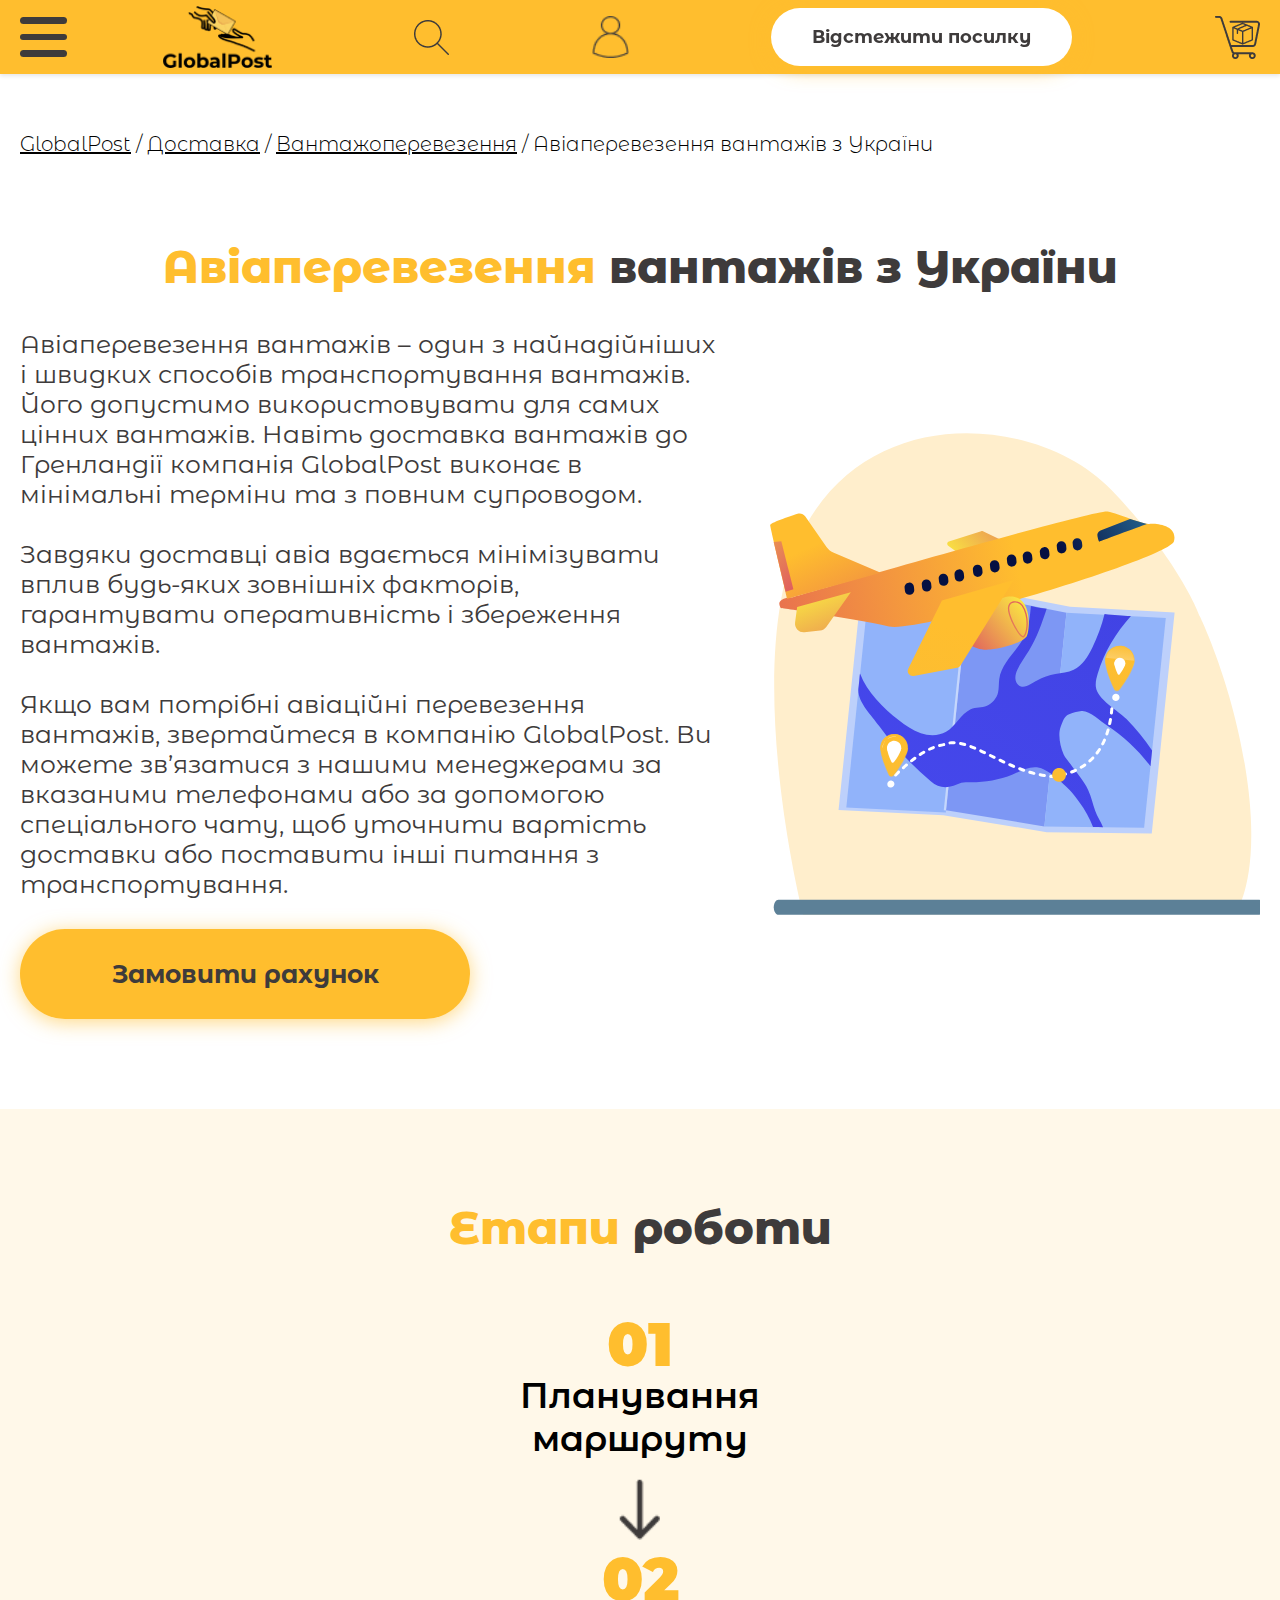
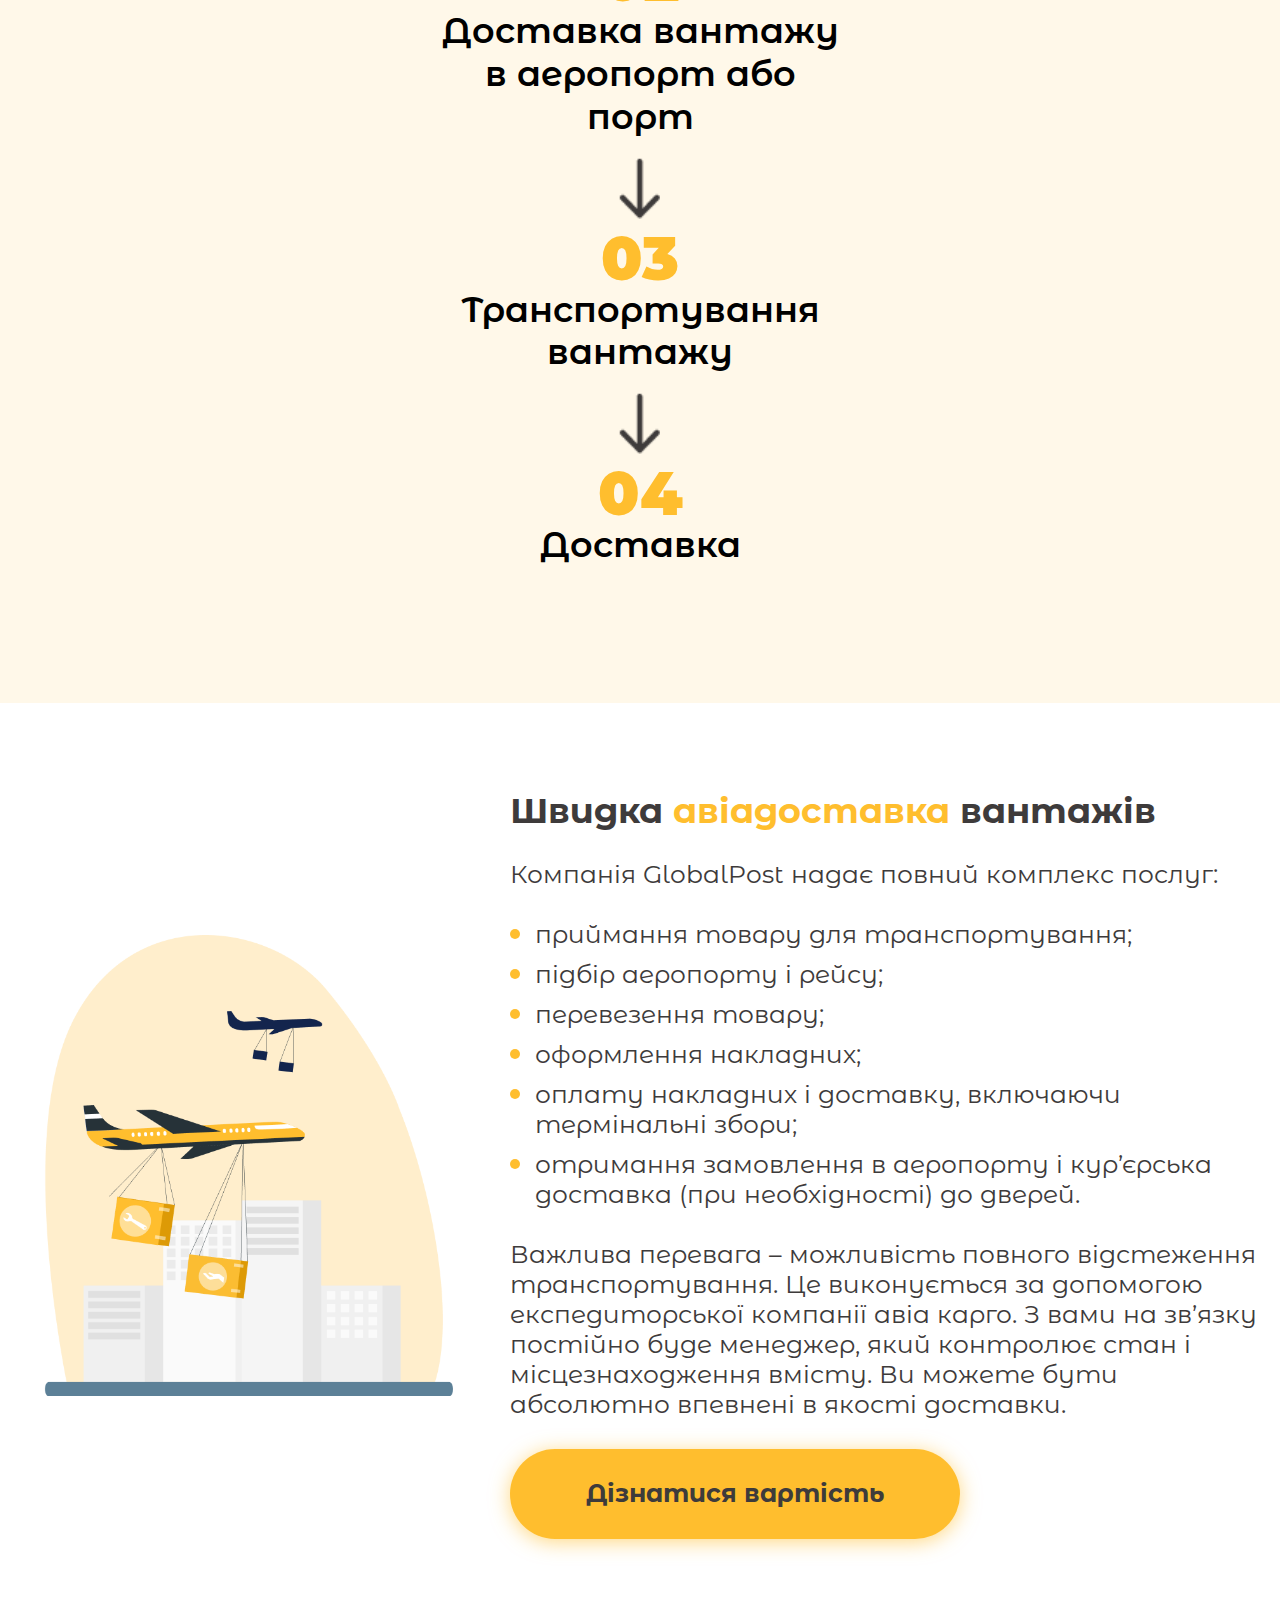
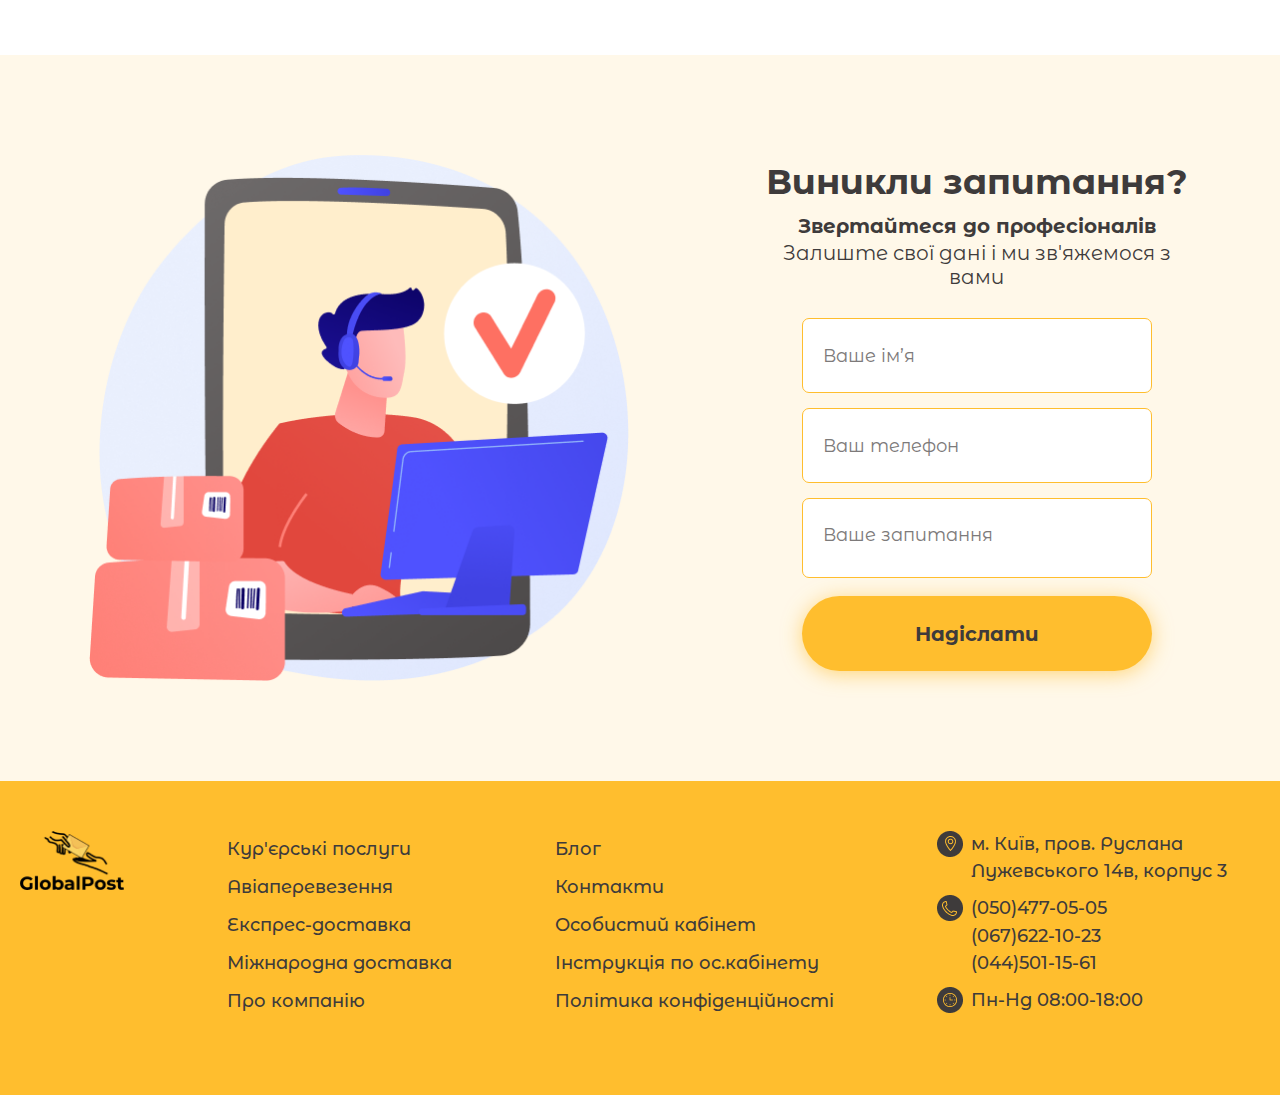
<file: air-delivery.html>
<!DOCTYPE html>
<html lang="en">
<head>
    <meta charset="UTF-8">
    <meta http-equiv="X-UA-Compatible" content="IE=edge">
    <meta name="viewport" content="width=device-width, initial-scale=1.0">
    <link rel="stylesheet" href="css/style.css">
    <link rel="stylesheet" href="css/null.css">
    <title>Главная</title>
</head>
<body>
    <div class="wrapper">
        <header class="header header_yellow">
            <div class="_container">
                <div class="header__content">
                    <a href="" class="header__column header__logo">
                        <img src="img/logo.png" alt="">
                    </a>
                    <div class="header__column header__menu menu">
                        <div class="menu__icon icon-menu">
                            <span></span>
                            <span></span>
                            <span></span>
                        </div>
                        <nav class="menu__body">
                            <ul class="menu__list">
                                <li><a href="" class="menu__link menu__link_with-arrow">Про нас</a></li>
                                <li class="_dropdown-opener">
                                    <span class="menu__link menu__link_with-arrow">Доставка</span>
                                    <div class="_dropdown-opener__menu delivery-menu">
                                        <div class="delivery-menu__items">
                                            <div class="delivery-menu__item">
                                                <div class="delivery-menu__image"><img src="img/delivery-menu/UA-delivery.svg" alt=""></div>
                                                <div class="delivery-menu__title">Доставка по Україні</div>
                                                <ul class="delivery-menu__list">
                                                    <li><a href="" class="delivery-menu__link">Експрес-доставка по Україні</a></li>
                                                    <li><a href="" class="delivery-menu__link">Послуги кур’єра</a></li>
                                                </ul>
                                            </div>
                                            <div class="delivery-menu__item">
                                                <div class="delivery-menu__image"><img src="img/delivery-menu/world-delivery.svg" alt=""></div>
                                                <div class="delivery-menu__title">Міжнародна доставка</div>
                                                <ul class="delivery-menu__list">
                                                    <li><a href="" class="delivery-menu__link">Спец тарифи для українських модельєрів-партнерів</a></li>
                                                    <li><a href="" class="delivery-menu__link">Ukrainian Fashion</a></li>
                                                    <li><a href="" class="delivery-menu__link">Митне оформлення</a></li>
                                                    <li><a href="" class="delivery-menu__link">Перевезення цінностей</a></li>
                                                    <li><a href="" class="delivery-menu__link">Посилки з Європи</a></li>
                                                    <li><a href="" class="delivery-menu__link">Експорт з UPS</a></li>
                                                    <li><a href="" class="delivery-menu__link">Про міжнародну доставку</a></li>
                                                </ul>
                                            </div>
                                            <div class="delivery-menu__item">
                                                <div class="delivery-menu__image"><img src="img/delivery-menu/extra-services.svg" alt=""></div>
                                                <div class="delivery-menu__title">Додаткові послуги</div>
                                                <ul class="delivery-menu__list">
                                                    <li><a href="" class="delivery-menu__link">Додаткові послуги</a></li>
                                                    <li><a href="" class="delivery-menu__link">Правила доставки відправлень</a></li>
                                                    <li><a href="" class="delivery-menu__link">Терміни доставки</a></li>
                                                    <li><a href="" class="delivery-menu__link">Відповідальність GlobalPost</a></li>
                                                </ul>
                                            </div>
                                            <div class="delivery-menu__item">
                                                <div class="delivery-menu__image"><img src="img/delivery-menu/extra-info.svg" alt=""></div>
                                                <div class="delivery-menu__title">Додаткова інформація</div>
                                                <ul class="delivery-menu__list">
                                                    <li><a href="" class="delivery-menu__link">Документи для оформлення відправлень</a></li>
                                                    <li><a href="" class="delivery-menu__link">Правила доставки відправлень</a></li>
                                                    <li><a href="" class="delivery-menu__link">Про міжнародну доставку</a></li>
                                                </ul>
                                            </div>
                                        </div>
                                    </div>
                                </li>
                                <li><a href="" class="menu__link">Блог</a></li>
                                <li><a href="" class="menu__link">Контакти</a></li>
                                <li class="_dropdown-opener language">
                                    <span href="" class="menu__link menu__link_with-arrow">Укр</span>
                                    <div class="_dropdown-opener__menu language__menu">
                                        <ul class="language__list">
                                            <li><a href="" class="language__link">Укр</a></li>
                                            <li><a href="" class="language__link">Рус</a></li>
                                            <li><a href="" class="language__link">Eng</a></li>
                                        </ul>
                                    </div>
                                </li>
                            </ul>
                        </nav>
                    </div>
                    <a href="" class="header__column header__search search-header" data-da="menu__body,2,992">
                        <img src="img/icons/search.png" alt="">
                    </a>
                    <a href="" class="header__column header__user" data-da="menu__body,3,992"><img src="img/icons/user.png" alt=""></a>
                    <div class="header__column header__track track">
                        <a href="" class="track__btn btn">
                            Відстежити посилку
                        </a>
                        <a href="" class="track__mobile-btn track__mobile-btn_open">
                            <img src="img/icons/search2.svg" alt="">
                        </a>
                        <a href="" class="track__mobile-btn track__mobile-btn_close">
                            <img src="img/icons/arrow-up-track.png" alt="">
                        </a>
                        <form class="track__input" data-da="header__content-track,0,992">
                            <input autocomplete="off" type="text" name="form[]" data-error="Помилка"
                                        data-value="" placeholder="Номер відстеження">
                            <button type="submit" class="track__input-btn"><img src="img/icons/search2.svg" alt=""></button>
                        </form>
                    </div>
                    <div class="header__column header__phones" data-da="menu__body,1,1400">
                        <div class="header__phone"><a href="tel:0445011561">(044) 501-15-61</a></div>
                        <div class="header__phone"><a href="tel:0504770505">(050) 477-05-05</a></div>
                        <div class="header__phone"><a href="tel:0676221023">(067) 622-10-23</a></div>
                    </div>
                    <a href="" class="header__column header__cart" data-da="menu__body,4,992">
                        <img src="img/icons/shopping-cart.png" alt="">
                    </a>
                </div>
                <div class="header__content-track content-track-header">
                </div>
                <div class="header__content-search search" data-da="menu__body,5,992">
                    <form action="" class="search__form">
                        <div class="search__input">
                            <input autocomplete="off" type="text" name="form[]" data-error="Помилка"
                                        data-value="" placeholder="Пошук">
                            <button type="submit"><img src="img/icons/search.png" alt=""></button>
                        </div>
                        <button type="reset" class="search__reset-btn"><img src="img/icons/reset.svg" alt=""></button>
                    </form>
                </div>
                <div class="header__content-calculator calculator">

                </div>
            </div>
        </header>
        <main class="page">
            <nav class="page__breadcrumbs breadcrumbs">
                <div class="breadcrumbs__container _container">
                    <ul class="breadcrumbs__list">
                        <li><a href="" class="breadcrumbs__link">GlobalPost</a></li>
                        <li><a href="" class="breadcrumbs__link">Доставка</a></li>
                        <li><a href="" class="breadcrumbs__link">Вантажоперевезення</a></li>
                        <li><span class="breadcrumbs__item">Авіаперевезення вантажів з України</span></li>
                    </ul>
                </div>
            </nav>
            <section class="page__delivery delivery">
                <div class="delivery__container _container">
                    <div class="delivery__title title">
                        <span>Авіаперевезення</span> вантажів з України
                    </div>
                    <div class="delivery__block delivery__block_left-text">
                        <div class="delivery__desc">
                            <div class="delivery__text text">
                                <p>
                                    Авіаперевезення вантажів – один з найнадійніших і швидких способів транспортування вантажів. Його допустимо використовувати для самих цінних вантажів. Навіть доставка вантажів 
                                    до Гренландії компанія GlobalPost виконає в мінімальні терміни та з повним супроводом.
                                </p>
                                <p>
                                    Завдяки доставці авіа вдається мінімізувати вплив будь-яких зовнішніх факторів, гарантувати
                                    оперативність і збереження вантажів.
                                </p>
                                <p>
                                    Якщо вам потрібні авіаційні перевезення вантажів, звертайтеся в компанію GlobalPost. 
                                    Ви можете зв’язатися з нашими менеджерами 
                                    за вказаними телефонами або за допомогою спеціального чату, щоб уточнити вартість доставки або поставити інші питання з транспортування.
                                </p>
                            </div>
                            <div class="delivery__btn-container">
                                <a href="" class="delivery__btn btn">Замовити рахунок</a>
                            </div>
                        </div>
                        <div class="delivery__image"><img src="img/air-delivery.svg" alt=""></div>
                    </div>
                </div>
            </section>
            <section class="page__stages stages">
                <div class="stages__container _container">
                    <div class="stages__title title"><span>Етапи</span> роботи</div>
                    <div class="stages__items">
                        <div class="stages__item">
                            <div class="stages__number">01</div>
                            <div class="stages__name"><span>Планування маршруту</span></div>
                            <div class="stages__path"><img src="img/paths/way1.svg" alt=""></div>
                            <div class="stages__path_little"><img src="img/icons/arrow-right.png" alt=""></div>
                        </div>
                        <div class="stages__item">
                            <div class="stages__number">02</div>
                            <div class="stages__name"><span>Доставка вантажу в аеропорт або порт</span></div>
                            <div class="stages__path"><img src="img/paths/way2.svg" alt=""></div>
                            <div class="stages__path_little"><img src="img/icons/arrow-right.png" alt=""></div>
                        </div>
                        <div class="stages__item">
                            <div class="stages__number">03</div>
                            <div class="stages__name"><span>Транспортування вантажу</span></div>
                            <div class="stages__path"><img src="img/paths/way3.svg" alt=""></div>
                            <div class="stages__path_little"><img src="img/icons/arrow-right.png" alt=""></div>
                        </div>
                        <div class="stages__item">
                            <div class="stages__number">04</div>
                            <div class="stages__name"><span>Доставка</span></div>
                        </div>
                    </div>
                </div>
            </section>
            <section class="page__delivery delivery">
                <div class="delivery__container _container">
                    <div class="delivery__block delivery__block_right-text">
                        <div class="delivery__image"><img src="img/fast-air-freight.png" alt=""></div>
                        <div class="delivery__desc">
                            <div class="delivery__subtitle title_middle">Швидка <span>авіадоставка</span> вантажів</div>
                            <div class="delivery__text text">
                                <p>Компанія GlobalPost надає повний комплекс послуг:</p>
                                <ul class="custom-list">
                                    <li>приймання товару для транспортування;</li>
                                    <li>підбір аеропорту і рейсу;</li>
                                    <li>перевезення товару;</li>
                                    <li>оформлення накладних;</li>
                                    <li>оплату накладних і доставку, включаючи термінальні збори;</li>
                                    <li>отримання замовлення в аеропорту і кур’єрська доставка (при необхідності) до дверей.</li>
                                </ul>
                                <p>
                                    Важлива перевага – можливість повного відстеження транспортування. Це виконується за допомогою експедиторської компанії авіа карго. З вами на 
                                    зв’язку постійно буде менеджер, який контролює 
                                    стан і місцезнаходження вмісту. Ви можете бути 
                                    абсолютно впевнені в якості доставки.
                                </p>
                            </div>
                            <div class="delivery__btn-container">
                                <a href="" class="delivery__btn btn">Дізнатися вартість</a>
                            </div>
                        </div>
                    </div>
                </div>
            </section>
            <section class="page__feedback feedback">
                <div class="feedback__container _container">
                    <div class="feedback__image"><img src="img/feedback.png" alt=""></div>
                    <div class="feedback__body">
                        <div class="feedback__title title_middle">Виникли запитання?</div>
                        <div class="feedback__text">
                            <p class="feedback__text_bold">Звертайтеся до професіоналів</p>
                            <p>Залиште свої дані і ми зв'яжемося з вами</p>
                        </div>
                        <form action="post" class="feedback__form">
                            <div class="feedback__input">
                                <input type="text" name="name" placeholder="Ваше ім’я">
                            </div>
                            <div class="feedback__input">
                                <input type="tel" name="phone" placeholder="Ваш телефон">
                            </div>
                            <div class="feedback__input">
                                <textarea name="question" placeholder="Ваше запитання"></textarea>
                            </div>
                            <button type="submit" class="feedback__btn btn">Надіслати</button>
                        </form>
                    </div>
                </div>
            </section>
        </main>
        <footer class="footer">
            <div class="footer__content _container">
                <div class="footer__columns">
                    <div class="footer__column footer__logo">
                        <a href="">
                            <img src="img/logo.png" alt="">
                        </a>
                    </div>
                    <ul class="footer__column menu-footer">
                        <li><a href="" class="menu-footer__link">Кур'єрські послуги</a></li>
                        <li><a href="" class="menu-footer__link">Авіаперевезення</a></li>
                        <li><a href="" class="menu-footer__link">Експрес-доставка</a></li>
                        <li><a href="" class="menu-footer__link">Міжнародна доставка</a></li>
                        <li><a href="" class="menu-footer__link">Про компанію</a></li>
                    </ul>
                    <ul class="footer__column menu-footer">
                        <li><a href="" class="menu-footer__link">Блог</a></li>
                        <li><a href="" class="menu-footer__link">Контакти</a></li>
                        <li><a href="" class="menu-footer__link">Особистий кабiнет</a></li>
                        <li><a href="" class="menu-footer__link">Інструкція по ос.кабiнету</a></li>
                        <li><a href="" class="menu-footer__link">Політика конфіденційності</a></li>
                    </ul>
                    <ul class="footer__column contacts-footer">
                        <li>
                            <div class="contacts-footer__image"><img src="img/icons/maps.png" alt=""></div>
                            <span class="contacts-footer__text">м. Київ, пров. Руслана Лужевського 14в, корпус 3</span>
                        </li>
                        <li>
                            <div class="contacts-footer__image"><img src="img/icons/phone.png" alt=""></div>
                            <span class="contacts-footer__text">
                                <a href="tel:0504770505">(050)477-05-05</a><br>
                                <a href="tel:0676221023">(067)622-10-23</a><br>
                                <a href="tel:0445011561">(044)501-15-61</a>
                            </span>
                        </li>
                        <li>
                            <div class="contacts-footer__image"><img src="img/icons/clock.png" alt=""></div>
                            <span class="contacts-footer__text">Пн-Нд 08:00-18:00</span>
                        </li>
                    </ul>
    
                </div>
            </div>
        </footer>
    </div>
    <script src="js/script.js"></script>
    
</body>
</html>
</file>
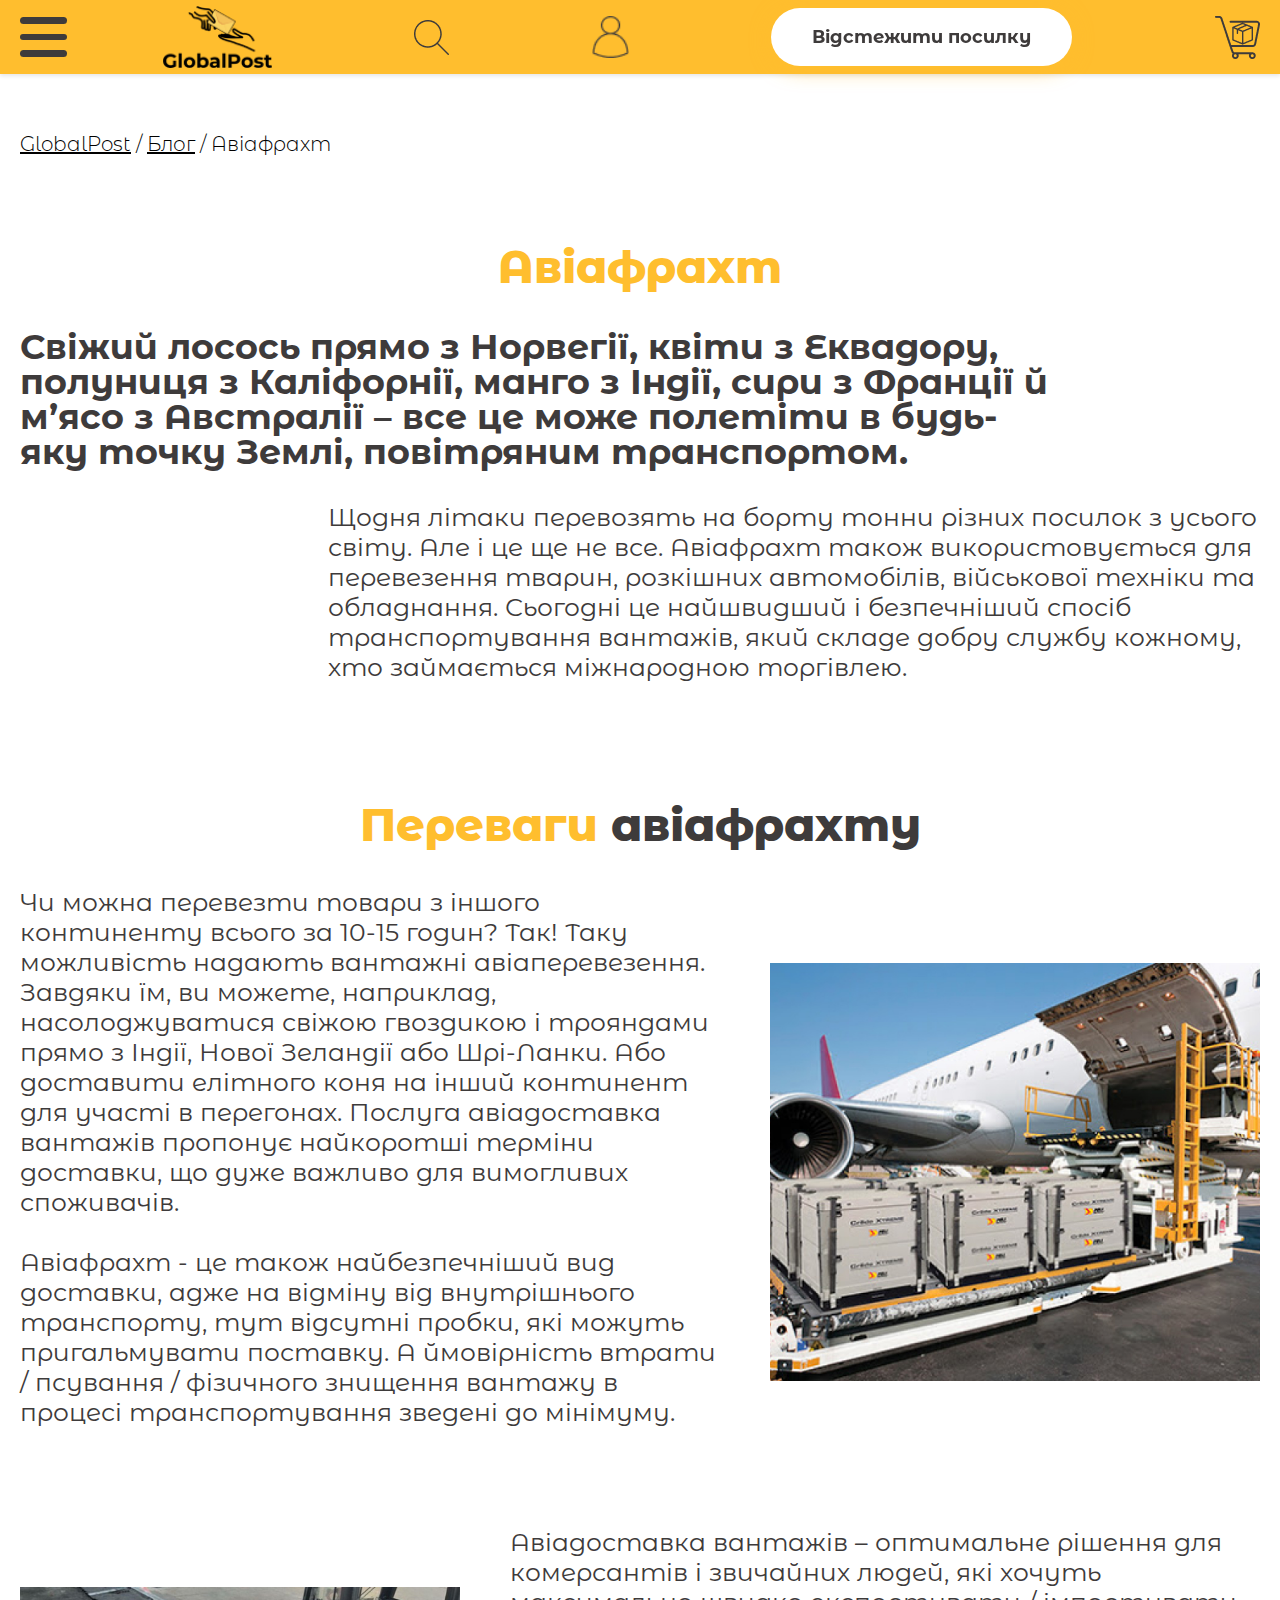
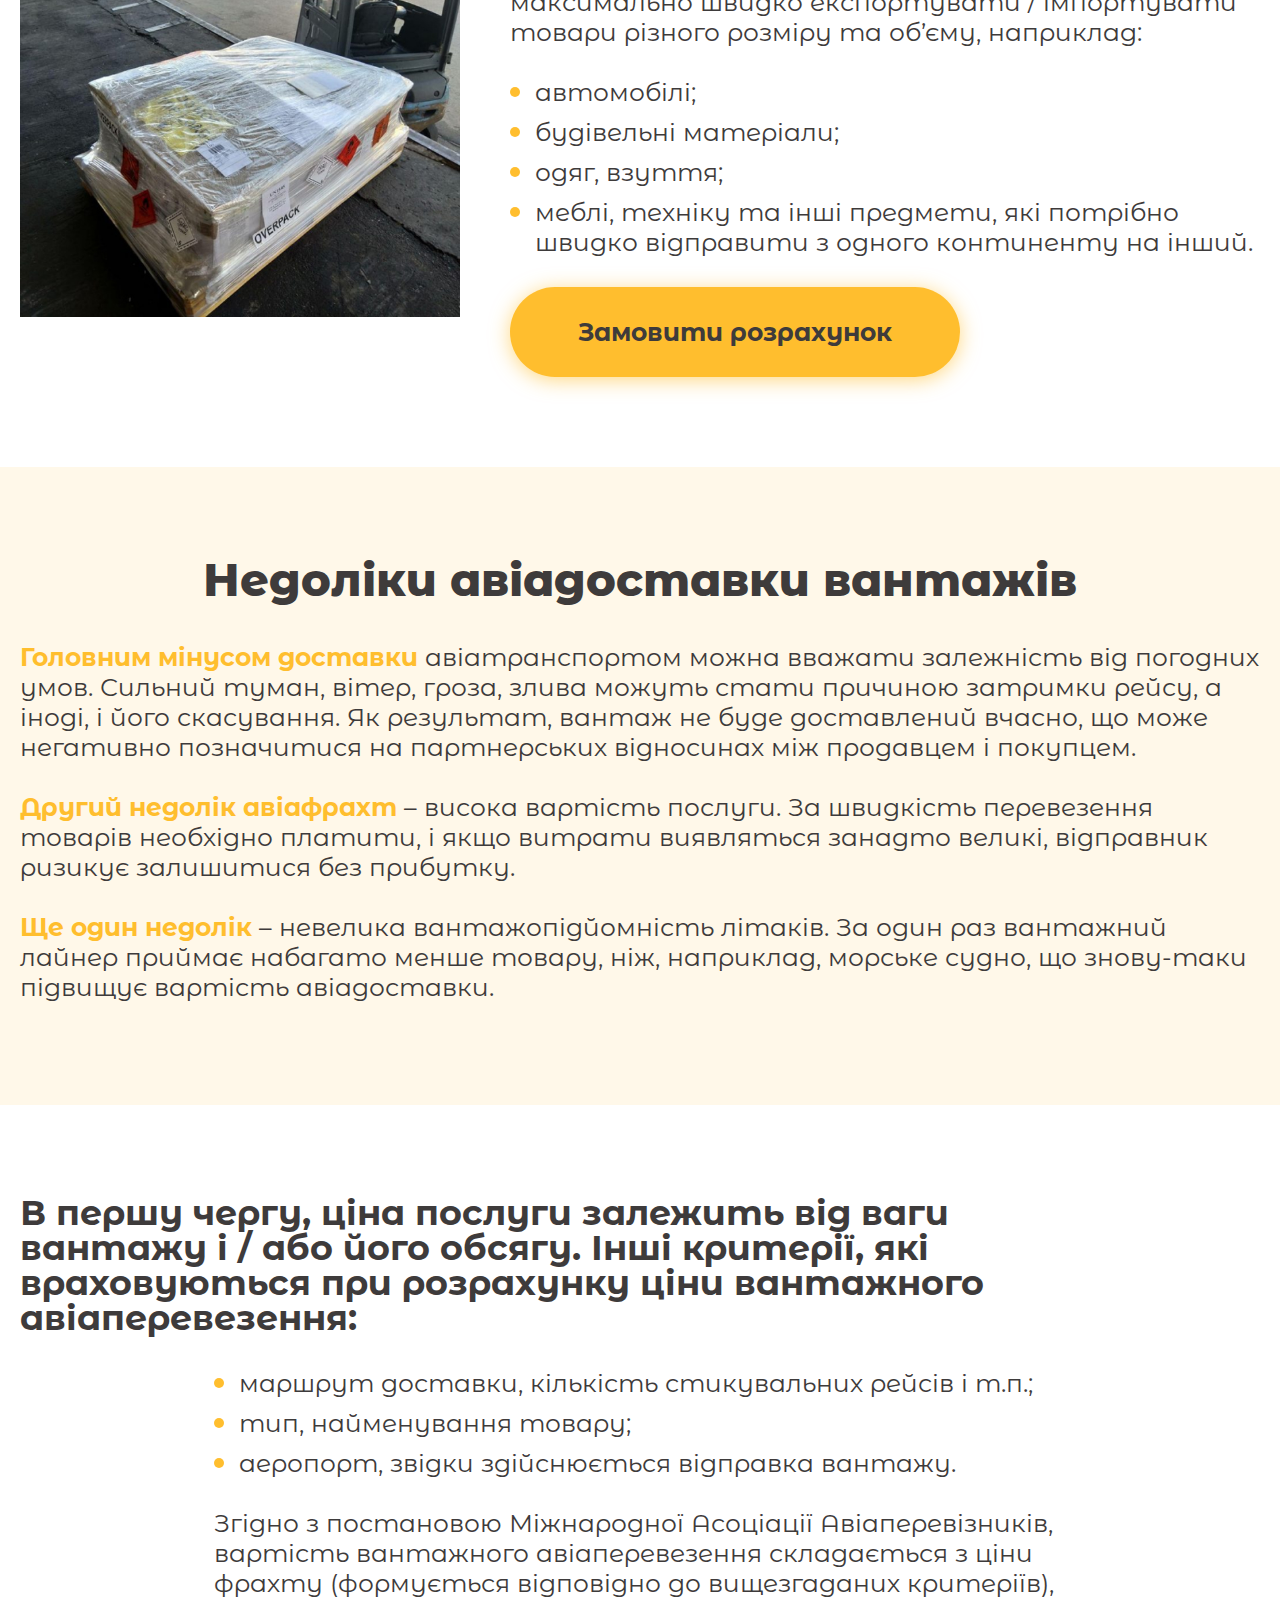
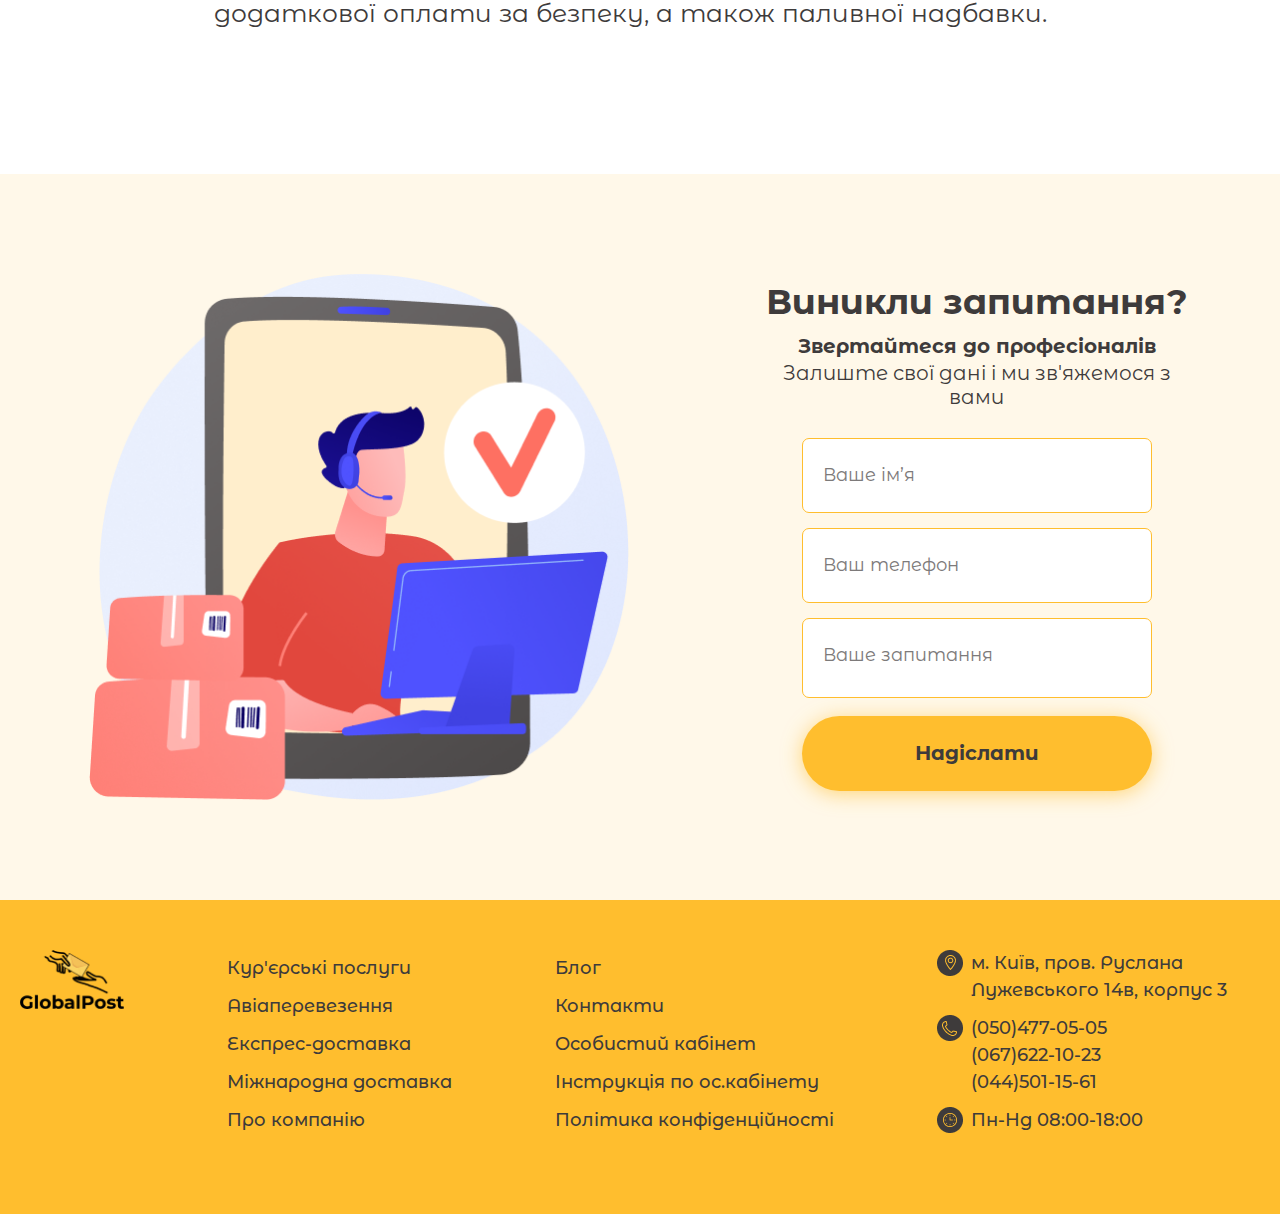
<file: air-freight.html>
<!DOCTYPE html>
<html lang="en">
<head>
    <meta charset="UTF-8">
    <meta http-equiv="X-UA-Compatible" content="IE=edge">
    <meta name="viewport" content="width=device-width, initial-scale=1.0">
    <link rel="stylesheet" href="css/style.css">
    <link rel="stylesheet" href="css/null.css">
    <title>Главная</title>
</head>
<body>
    <div class="wrapper">
        <header class="header header_yellow">
            <div class="_container">
                <div class="header__content">
                    <a href="" class="header__column header__logo">
                        <img src="img/logo.png" alt="">
                    </a>
                    <div class="header__column header__menu menu">
                        <div class="menu__icon icon-menu">
                            <span></span>
                            <span></span>
                            <span></span>
                        </div>
                        <nav class="menu__body">
                            <ul class="menu__list">
                                <li><a href="" class="menu__link menu__link_with-arrow">Про нас</a></li>
                                <li class="_dropdown-opener">
                                    <span class="menu__link menu__link_with-arrow">Доставка</span>
                                    <div class="_dropdown-opener__menu delivery-menu">
                                        <div class="delivery-menu__items">
                                            <div class="delivery-menu__item">
                                                <div class="delivery-menu__image"><img src="img/delivery-menu/UA-delivery.svg" alt=""></div>
                                                <div class="delivery-menu__title">Доставка по Україні</div>
                                                <ul class="delivery-menu__list">
                                                    <li><a href="" class="delivery-menu__link">Експрес-доставка по Україні</a></li>
                                                    <li><a href="" class="delivery-menu__link">Послуги кур’єра</a></li>
                                                </ul>
                                            </div>
                                            <div class="delivery-menu__item">
                                                <div class="delivery-menu__image"><img src="img/delivery-menu/world-delivery.svg" alt=""></div>
                                                <div class="delivery-menu__title">Міжнародна доставка</div>
                                                <ul class="delivery-menu__list">
                                                    <li><a href="" class="delivery-menu__link">Спец тарифи для українських модельєрів-партнерів</a></li>
                                                    <li><a href="" class="delivery-menu__link">Ukrainian Fashion</a></li>
                                                    <li><a href="" class="delivery-menu__link">Митне оформлення</a></li>
                                                    <li><a href="" class="delivery-menu__link">Перевезення цінностей</a></li>
                                                    <li><a href="" class="delivery-menu__link">Посилки з Європи</a></li>
                                                    <li><a href="" class="delivery-menu__link">Експорт з UPS</a></li>
                                                    <li><a href="" class="delivery-menu__link">Про міжнародну доставку</a></li>
                                                </ul>
                                            </div>
                                            <div class="delivery-menu__item">
                                                <div class="delivery-menu__image"><img src="img/delivery-menu/extra-services.svg" alt=""></div>
                                                <div class="delivery-menu__title">Додаткові послуги</div>
                                                <ul class="delivery-menu__list">
                                                    <li><a href="" class="delivery-menu__link">Додаткові послуги</a></li>
                                                    <li><a href="" class="delivery-menu__link">Правила доставки відправлень</a></li>
                                                    <li><a href="" class="delivery-menu__link">Терміни доставки</a></li>
                                                    <li><a href="" class="delivery-menu__link">Відповідальність GlobalPost</a></li>
                                                </ul>
                                            </div>
                                            <div class="delivery-menu__item">
                                                <div class="delivery-menu__image"><img src="img/delivery-menu/extra-info.svg" alt=""></div>
                                                <div class="delivery-menu__title">Додаткова інформація</div>
                                                <ul class="delivery-menu__list">
                                                    <li><a href="" class="delivery-menu__link">Документи для оформлення відправлень</a></li>
                                                    <li><a href="" class="delivery-menu__link">Правила доставки відправлень</a></li>
                                                    <li><a href="" class="delivery-menu__link">Про міжнародну доставку</a></li>
                                                </ul>
                                            </div>
                                        </div>
                                    </div>
                                </li>
                                <li><a href="" class="menu__link">Блог</a></li>
                                <li><a href="" class="menu__link">Контакти</a></li>
                                <li class="_dropdown-opener language">
                                    <span href="" class="menu__link menu__link_with-arrow">Укр</span>
                                    <div class="_dropdown-opener__menu language__menu">
                                        <ul class="language__list">
                                            <li><a href="" class="language__link">Укр</a></li>
                                            <li><a href="" class="language__link">Рус</a></li>
                                            <li><a href="" class="language__link">Eng</a></li>
                                        </ul>
                                    </div>
                                </li>
                            </ul>
                        </nav>
                    </div>
                    <a href="" class="header__column header__search search-header" data-da="menu__body,2,992">
                        <img src="img/icons/search.png" alt="">
                    </a>
                    <a href="" class="header__column header__user" data-da="menu__body,3,992"><img src="img/icons/user.png" alt=""></a>
                    <div class="header__column header__track track">
                        <a href="" class="track__btn btn">
                            Відстежити посилку
                        </a>
                        <a href="" class="track__mobile-btn track__mobile-btn_open">
                            <img src="img/icons/search2.svg" alt="">
                        </a>
                        <a href="" class="track__mobile-btn track__mobile-btn_close">
                            <img src="img/icons/arrow-up-track.png" alt="">
                        </a>
                        <form class="track__input" data-da="header__content-track,0,992">
                            <input autocomplete="off" type="text" name="form[]" data-error="Помилка"
                                        data-value="" placeholder="Номер відстеження">
                            <button type="submit" class="track__input-btn"><img src="img/icons/search2.svg" alt=""></button>
                        </form>
                    </div>
                    <div class="header__column header__phones" data-da="menu__body,1,1400">
                        <div class="header__phone"><a href="tel:0445011561">(044) 501-15-61</a></div>
                        <div class="header__phone"><a href="tel:0504770505">(050) 477-05-05</a></div>
                        <div class="header__phone"><a href="tel:0676221023">(067) 622-10-23</a></div>
                    </div>
                    <a href="" class="header__column header__cart" data-da="menu__body,4,992">
                        <img src="img/icons/shopping-cart.png" alt="">
                    </a>
                </div>
                <div class="header__content-track content-track-header">
                </div>
                <div class="header__content-search search" data-da="menu__body,5,992">
                    <form action="" class="search__form">
                        <div class="search__input">
                            <input autocomplete="off" type="text" name="form[]" data-error="Помилка"
                                        data-value="" placeholder="Пошук">
                            <button type="submit"><img src="img/icons/search.png" alt=""></button>
                        </div>
                        <button type="reset" class="search__reset-btn"><img src="img/icons/reset.svg" alt=""></button>
                    </form>
                </div>
                <div class="header__content-calculator calculator">

                </div>
            </div>
        </header>
        <main class="page">
            <nav class="page__breadcrumbs breadcrumbs">
                <div class="breadcrumbs__container _container">
                    <ul class="breadcrumbs__list">
                        <li><a href="" class="breadcrumbs__link">GlobalPost</a></li>
                        <li><a href="" class="breadcrumbs__link">Блог</a></li>
                        <li><span class="breadcrumbs__item">Авіафрахт</span></li>
                    </ul>
                </div>
            </nav>
            <section class="page__delivery delivery">
                <div class="delivery__container _container">
                    <div class="delivery__title title"><span>Авіафрахт</span></div>
                    <div class="delivery__top-text title_middle">
                        Свіжий лосось прямо з Норвегії, квіти з Еквадору, 
                        полуниця з Каліфорнії, манго з Індії, сири з Франції 
                        й м’ясо з Австралії – все це може полетіти 
                        в будь-яку точку Землі, повітряним транспортом.
                    </div>
                    <div class="delivery__text text delivery__text_right">
                        <p>
                            Щодня літаки перевозять на борту тонни різних посилок з усього 
                            світу. Але і це ще не все. Авіафрахт також використовується для 
                            перевезення тварин, розкішних автомобілів, військової техніки 
                            та обладнання. Сьогодні це найшвидший і безпечніший спосіб 
                            транспортування вантажів, який складе добру службу кожному, 
                            хто займається міжнародною торгівлею.
                        </p>
                    </div>
                </div>
            </section>
            <section class="page__delivery delivery">
                <div class="delivery__container _container">
                    <div class="delivery__title title"><span>Переваги</span> авіафрахту</div>
                    <div class="delivery__block delivery__block_left-text">
                        <div class="delivery__desc">
                            <div class="delivery__text text">
                                <p>
                                    Чи можна перевезти товари з іншого континенту всього за 10-15 годин? Так! Таку можливість надають вантажні авіаперевезення. Завдяки їм, ви можете, наприклад, насолоджуватися свіжою гвоздикою і трояндами прямо з Індії, Нової Зеландії або Шрі-Ланки. Або доставити елітного коня на інший континент для участі в перегонах. Послуга авіадоставка 
                                    вантажів пропонує найкоротші терміни доставки, 
                                    що дуже важливо для вимогливих споживачів.
                                </p>
                                <p>
                                    Авіафрахт - це також найбезпечніший вид доставки, адже на відміну від внутрішнього транспорту, тут відсутні пробки, які можуть пригальмувати поставку. А ймовірність втрати / псування / фізичного знищення вантажу в процесі транспортування зведені до мінімуму.
                                </p>                                
                            </div>
                        </div>
                        <div class="delivery__image"><img src="img/air1.jpg" alt=""></div>
                    </div>
                    <div class="delivery__block delivery__block_right-text">
                        <div class="delivery__image"><img src="img/air2.jpg" alt=""></div>
                        <div class="delivery__desc">
                            <div class="delivery__text text">
                                <p>
                                    Авіадоставка вантажів – оптимальне рішення 
                                    для комерсантів і звичайних людей, які хочуть 
                                    максимально швидко експортувати / імпортувати товари різного розміру та об’єму, наприклад:
                                </p>
                                <ul class="custom-list">
                                    <li>автомобілі;</li>
                                    <li>будівельні матеріали;</li>
                                    <li>одяг, взуття;</li>
                                    <li>меблі, техніку та інші предмети, які потрібно швидко відправити з одного континенту на інший.</li>
                                </ul>
                            </div>
                            <div class="delivery__btn-container">
                                <a href="" class="delivery__btn btn">Замовити розрахунок</a>
                            </div>
                        </div>
                    </div>
                </div>
            </section>
            <section class="page__limitations limitations">
                <div class="limitations__container _container">
                    <div class="limitations__title title">Недоліки авіадоставки вантажів</div>
                    <div class="limitations__text text">
                        <p><span class="text_bold text_yellow">Головним мінусом доставки</span> авіатранспортом можна вважати залежність від погодних умов. Сильний туман, вітер, гроза, злива можуть стати причиною затримки рейсу, а іноді, і його скасування. Як результат, вантаж не буде доставлений вчасно, що може негативно позначитися на партнерських відносинах між продавцем і покупцем.</p>
                        <p><span class="text_bold text_yellow">Другий недолік авіафрахт</span> – висока вартість послуги. За швидкість перевезення товарів необхідно платити, і якщо витрати виявляться занадто великі, відправник ризикує залишитися без прибутку.</p>
                        <p><span class="text_bold text_yellow">Ще один недолік</span> – невелика вантажопідйомність літаків. За один раз вантажний лайнер приймає набагато менше товару, ніж, наприклад, морське судно, що знову-таки підвищує вартість авіадоставки.</p>
                    </div>
                </div>
            </section>
            <section class="page__delivery delivery">
                <div class="delivery__container _container">
                    <div class="delivery__top-text title_middle">
                        В першу чергу, ціна послуги залежить від ваги вантажу 
                        і / або його обсягу. Інші критерії, які враховуються при 
                        розрахунку ціни вантажного авіаперевезення:
                    </div>
                    <div class="delivery__text text delivery__text_center">
                        <div>
                            <ul class="custom-list">
                                <li>маршрут доставки, кількість стикувальних рейсів і т.п.;</li>
                                <li>тип, найменування товару;</li>
                                <li>аеропорт, звідки здійснюється відправка вантажу.</li>
                            </ul>
                            <p>
                                Згідно з постановою Міжнародної Асоціації Авіаперевізників, 
                                вартість вантажного авіаперевезення складається з ціни
                                фрахту (формується відповідно до вищезгаданих критеріїв), 
                                додаткової оплати за безпеку, а також паливної надбавки.
                            </p>
                        </div>
                    </div>
                </div>
            </section>
            <section class="page__feedback feedback">
                <div class="feedback__container _container">
                    <div class="feedback__image"><img src="img/feedback.png" alt=""></div>
                    <div class="feedback__body">
                        <div class="feedback__title title_middle">Виникли запитання?</div>
                        <div class="feedback__text">
                            <p class="feedback__text_bold">Звертайтеся до професіоналів</p>
                            <p>Залиште свої дані і ми зв'яжемося з вами</p>
                        </div>
                        <form action="post" class="feedback__form">
                            <div class="feedback__input">
                                <input type="text" name="name" placeholder="Ваше ім’я">
                            </div>
                            <div class="feedback__input">
                                <input type="tel" name="phone" placeholder="Ваш телефон">
                            </div>
                            <div class="feedback__input">
                                <textarea name="question" placeholder="Ваше запитання"></textarea>
                            </div>
                            <button type="submit" class="feedback__btn btn">Надіслати</button>
                        </form>
                    </div>
                </div>
            </section>
        </main>
        <footer class="footer">
            <div class="footer__content _container">
                <div class="footer__columns">
                    <div class="footer__column footer__logo">
                        <a href="">
                            <img src="img/logo.png" alt="">
                        </a>
                    </div>
                    <ul class="footer__column menu-footer">
                        <li><a href="" class="menu-footer__link">Кур'єрські послуги</a></li>
                        <li><a href="" class="menu-footer__link">Авіаперевезення</a></li>
                        <li><a href="" class="menu-footer__link">Експрес-доставка</a></li>
                        <li><a href="" class="menu-footer__link">Міжнародна доставка</a></li>
                        <li><a href="" class="menu-footer__link">Про компанію</a></li>
                    </ul>
                    <ul class="footer__column menu-footer">
                        <li><a href="" class="menu-footer__link">Блог</a></li>
                        <li><a href="" class="menu-footer__link">Контакти</a></li>
                        <li><a href="" class="menu-footer__link">Особистий кабiнет</a></li>
                        <li><a href="" class="menu-footer__link">Інструкція по ос.кабiнету</a></li>
                        <li><a href="" class="menu-footer__link">Політика конфіденційності</a></li>
                    </ul>
                    <ul class="footer__column contacts-footer">
                        <li>
                            <div class="contacts-footer__image"><img src="img/icons/maps.png" alt=""></div>
                            <span class="contacts-footer__text">м. Київ, пров. Руслана Лужевського 14в, корпус 3</span>
                        </li>
                        <li>
                            <div class="contacts-footer__image"><img src="img/icons/phone.png" alt=""></div>
                            <span class="contacts-footer__text">
                                <a href="tel:0504770505">(050)477-05-05</a><br>
                                <a href="tel:0676221023">(067)622-10-23</a><br>
                                <a href="tel:0445011561">(044)501-15-61</a>
                            </span>
                        </li>
                        <li>
                            <div class="contacts-footer__image"><img src="img/icons/clock.png" alt=""></div>
                            <span class="contacts-footer__text">Пн-Нд 08:00-18:00</span>
                        </li>
                    </ul>
    
                </div>
            </div>
        </footer>
    </div>
    <script src="js/script.js"></script>
    
</body>
</html>
</file>
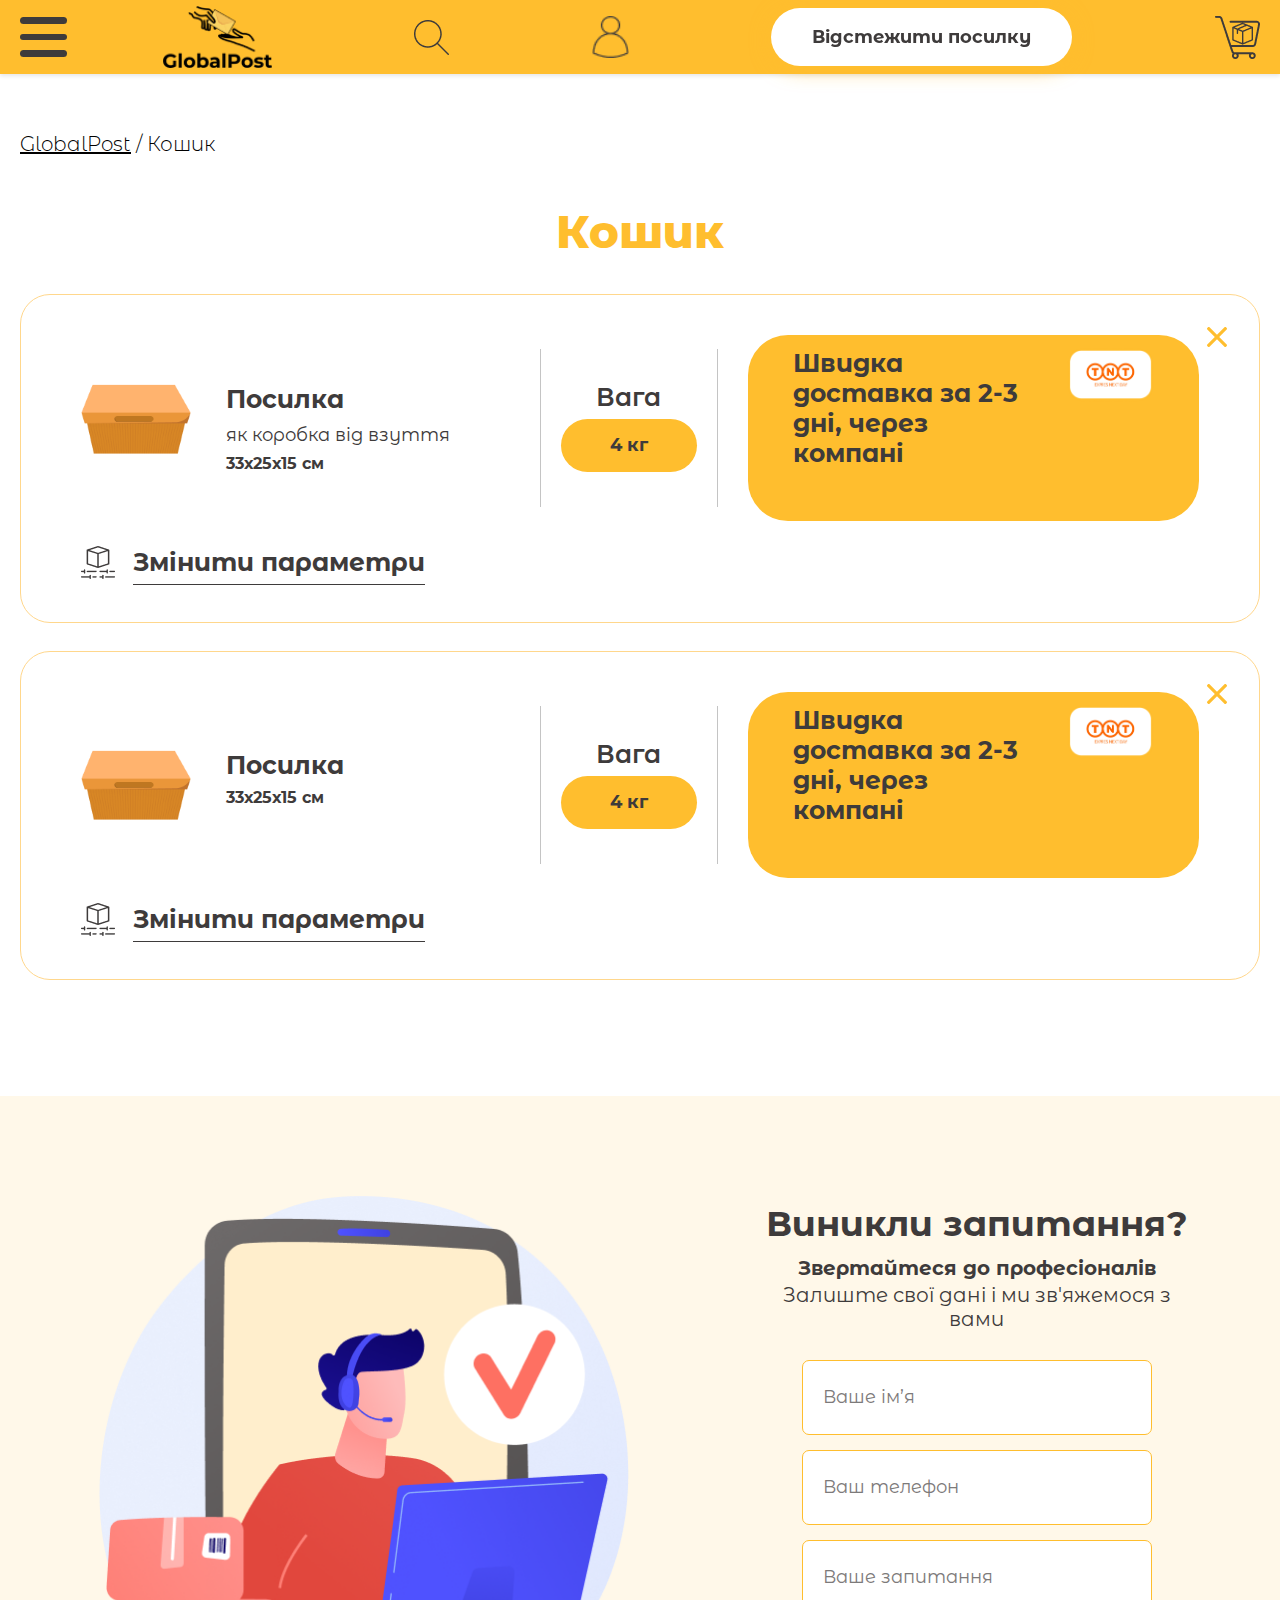
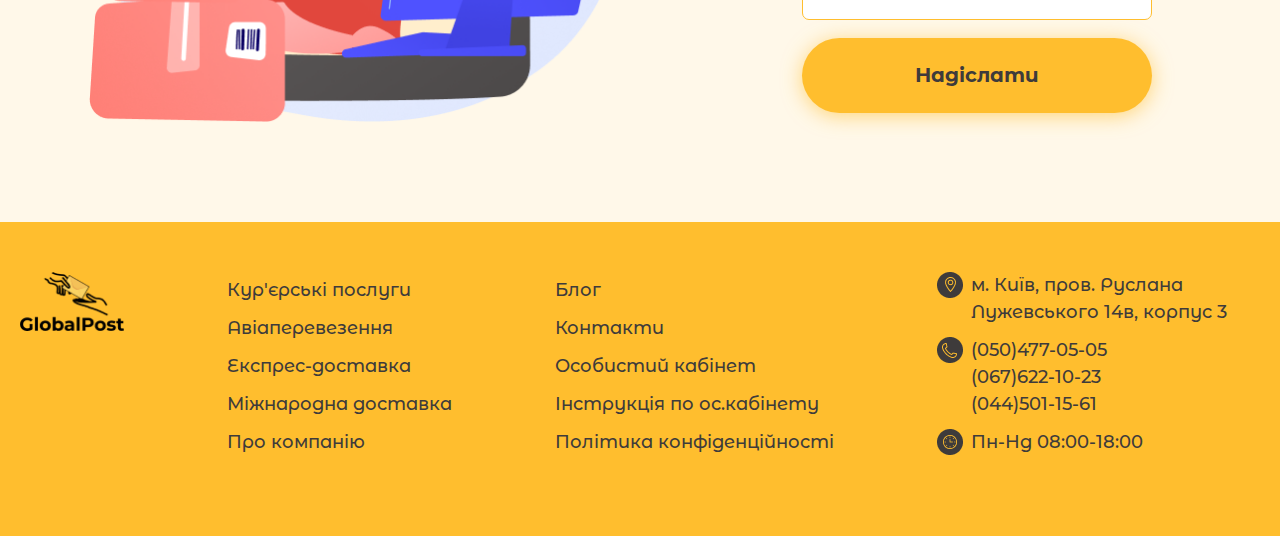
<file: cart.html>
<!DOCTYPE html>
<html lang="en">
<head>
    <meta charset="UTF-8">
    <meta http-equiv="X-UA-Compatible" content="IE=edge">
    <meta name="viewport" content="width=device-width, initial-scale=1.0">
    <link rel="stylesheet" href="css/style.css">
    <link rel="stylesheet" href="css/null.css">
    <title>Главная</title>
</head>
<body>
    <div class="wrapper">
        <header class="header header_yellow">
            <div class="_container">
                <div class="header__content">
                    <a href="" class="header__column header__logo">
                        <img src="img/logo.png" alt="">
                    </a>
                    <div class="header__column header__menu menu">
                        <div class="menu__icon icon-menu">
                            <span></span>
                            <span></span>
                            <span></span>
                        </div>
                        <nav class="menu__body">
                            <ul class="menu__list">
                                <li><a href="" class="menu__link menu__link_with-arrow">Про нас</a></li>
                                <li class="_dropdown-opener">
                                    <span class="menu__link menu__link_with-arrow">Доставка</span>
                                    <div class="_dropdown-opener__menu delivery-menu">
                                        <div class="delivery-menu__items">
                                            <div class="delivery-menu__item">
                                                <div class="delivery-menu__image"><img src="img/delivery-menu/UA-delivery.svg" alt=""></div>
                                                <div class="delivery-menu__title">Доставка по Україні</div>
                                                <ul class="delivery-menu__list">
                                                    <li><a href="" class="delivery-menu__link">Експрес-доставка по Україні</a></li>
                                                    <li><a href="" class="delivery-menu__link">Послуги кур’єра</a></li>
                                                </ul>
                                            </div>
                                            <div class="delivery-menu__item">
                                                <div class="delivery-menu__image"><img src="img/delivery-menu/world-delivery.svg" alt=""></div>
                                                <div class="delivery-menu__title">Міжнародна доставка</div>
                                                <ul class="delivery-menu__list">
                                                    <li><a href="" class="delivery-menu__link">Спец тарифи для українських модельєрів-партнерів</a></li>
                                                    <li><a href="" class="delivery-menu__link">Ukrainian Fashion</a></li>
                                                    <li><a href="" class="delivery-menu__link">Митне оформлення</a></li>
                                                    <li><a href="" class="delivery-menu__link">Перевезення цінностей</a></li>
                                                    <li><a href="" class="delivery-menu__link">Посилки з Європи</a></li>
                                                    <li><a href="" class="delivery-menu__link">Експорт з UPS</a></li>
                                                    <li><a href="" class="delivery-menu__link">Про міжнародну доставку</a></li>
                                                </ul>
                                            </div>
                                            <div class="delivery-menu__item">
                                                <div class="delivery-menu__image"><img src="img/delivery-menu/extra-services.svg" alt=""></div>
                                                <div class="delivery-menu__title">Додаткові послуги</div>
                                                <ul class="delivery-menu__list">
                                                    <li><a href="" class="delivery-menu__link">Додаткові послуги</a></li>
                                                    <li><a href="" class="delivery-menu__link">Правила доставки відправлень</a></li>
                                                    <li><a href="" class="delivery-menu__link">Терміни доставки</a></li>
                                                    <li><a href="" class="delivery-menu__link">Відповідальність GlobalPost</a></li>
                                                </ul>
                                            </div>
                                            <div class="delivery-menu__item">
                                                <div class="delivery-menu__image"><img src="img/delivery-menu/extra-info.svg" alt=""></div>
                                                <div class="delivery-menu__title">Додаткова інформація</div>
                                                <ul class="delivery-menu__list">
                                                    <li><a href="" class="delivery-menu__link">Документи для оформлення відправлень</a></li>
                                                    <li><a href="" class="delivery-menu__link">Правила доставки відправлень</a></li>
                                                    <li><a href="" class="delivery-menu__link">Про міжнародну доставку</a></li>
                                                </ul>
                                            </div>
                                        </div>
                                    </div>
                                </li>
                                <li><a href="" class="menu__link">Блог</a></li>
                                <li><a href="" class="menu__link">Контакти</a></li>
                                <li class="_dropdown-opener language">
                                    <span href="" class="menu__link menu__link_with-arrow">Укр</span>
                                    <div class="_dropdown-opener__menu language__menu">
                                        <ul class="language__list">
                                            <li><a href="" class="language__link">Укр</a></li>
                                            <li><a href="" class="language__link">Рус</a></li>
                                            <li><a href="" class="language__link">Eng</a></li>
                                        </ul>
                                    </div>
                                </li>
                            </ul>
                        </nav>
                    </div>
                    <a href="" class="header__column header__search search-header" data-da="menu__body,2,992">
                        <img src="img/icons/search.png" alt="">
                    </a>
                    <a href="" class="header__column header__user" data-da="menu__body,3,992"><img src="img/icons/user.png" alt=""></a>
                    <div class="header__column header__track track">
                        <a href="" class="track__btn btn">
                            Відстежити посилку
                        </a>
                        <a href="" class="track__mobile-btn track__mobile-btn_open">
                            <img src="img/icons/search2.svg" alt="">
                        </a>
                        <a href="" class="track__mobile-btn track__mobile-btn_close">
                            <img src="img/icons/arrow-up-track.png" alt="">
                        </a>
                        <form class="track__input" data-da="header__content-track,0,992">
                            <input autocomplete="off" type="text" name="form[]" data-error="Помилка"
                                        data-value="" placeholder="Номер відстеження">
                            <button type="submit" class="track__input-btn"><img src="img/icons/search2.svg" alt=""></button>
                        </form>
                    </div>
                    <div class="header__column header__phones" data-da="menu__body,1,1400">
                        <div class="header__phone"><a href="tel:0445011561">(044) 501-15-61</a></div>
                        <div class="header__phone"><a href="tel:0504770505">(050) 477-05-05</a></div>
                        <div class="header__phone"><a href="tel:0676221023">(067) 622-10-23</a></div>
                    </div>
                    <a href="" class="header__column header__cart" data-da="menu__body,4,992">
                        <img src="img/icons/shopping-cart.png" alt="">
                    </a>
                </div>
                <div class="header__content-track content-track-header">
                </div>
                <div class="header__content-search search" data-da="menu__body,5,992">
                    <form action="" class="search__form">
                        <div class="search__input">
                            <input autocomplete="off" type="text" name="form[]" data-error="Помилка"
                                        data-value="" placeholder="Пошук">
                            <button type="submit"><img src="img/icons/search.png" alt=""></button>
                        </div>
                        <button type="reset" class="search__reset-btn"><img src="img/icons/reset.svg" alt=""></button>
                    </form>
                </div>
                <div class="header__content-calculator calculator">

                </div>
            </div>
        </header>
        <main class="page">
            <nav class="page__breadcrumbs breadcrumbs">
                <div class="breadcrumbs__container _container">
                    <ul class="breadcrumbs__list">
                        <li><a href="" class="breadcrumbs__link">GlobalPost</a></li>
                        <li><span class="breadcrumbs__item">Кошик</span></li>
                    </ul>
                </div>
            </nav>
            <section class="page__cart cart">
                <div class="cart__container _container">
                    <div class="cart__title title"><span>Кошик</span></div>
                    <div class="cart__items">
                        <div class="cart__item">
                            <div class="cart__columns">
                                <div class="cart__delivery-type">
                                    <div class="cart__package-image"><img src="img/packages/package2.png" alt=""></div>
                                    <div class="cart__desc">
                                        <div class="cart__name">Посилка</div>
                                        <div class="cart__description">як коробка від взуття</div>
                                        <div class="cart__size">33х25х15 см</div>
                                    </div>
                                </div>
                                <div class="cart__weight">
                                    <div class="cart__weight-text">Вага</div>
                                    <div class="cart__weight-value">4 кг</div>
                                </div>
                                <div class="cart__speed chosen-speed">
                                    <div class="chosen-speed__text">
                                        <span class="chosen-speed__title">Швидка доставка за 2-3 дні, через компані</span><br>
                                        <span class="chosen-speed__price"></span>
                                    </div>
                                    <div class="chosen-speed__image">
                                        <img src="img/companies/tnt.png" alt="">
                                    </div>
                                </div>
                            </div>
                            <div class="cart__change">
                                <img src="img/icons/parameters-black.png" alt="">
                                <div><a href="">Змінити параметри</a></div>
                            </div>
                            <div class="cart__remove"></div>
                        </div>
                        <div class="cart__item">
                            <div class="cart__columns">
                                <div class="cart__delivery-type">
                                    <div class="cart__package-image"><img src="img/packages/package2.png" alt=""></div>
                                    <div class="cart__desc">
                                        <div class="cart__name">Посилка</div>
                                        <div class="cart__size">33х25х15 см</div>
                                    </div>
                                </div>
                                <div class="cart__weight">
                                    <div class="cart__weight-text">Вага</div>
                                    <div class="cart__weight-value">4 кг</div>
                                </div>
                                <div class="cart__speed chosen-speed">
                                    <div class="chosen-speed__text">
                                        <span class="chosen-speed__title">Швидка доставка за 2-3 дні, через компані</span><br>
                                        <span class="chosen-speed__price"></span>
                                    </div>
                                    <div class="chosen-speed__image">
                                        <img src="img/companies/tnt.png" alt="">
                                    </div>
                                </div>
                            </div>
                            <div class="cart__change">
                                <img src="img/icons/parameters-black.png" alt="">
                                <div><a href="">Змінити параметри</a></div>
                            </div>
                            <div class="cart__remove"></div>
                        </div>
                    </div>
                </div>
            </section>
            <section class="page__feedback feedback">
                <div class="feedback__container _container">
                    <div class="feedback__image"><img src="img/feedback.png" alt=""></div>
                    <div class="feedback__body">
                        <div class="feedback__title title_middle">Виникли запитання?</div>
                        <div class="feedback__text">
                            <p class="feedback__text_bold">Звертайтеся до професіоналів</p>
                            <p>Залиште свої дані і ми зв'яжемося з вами</p>
                        </div>
                        <form action="post" class="feedback__form">
                            <div class="feedback__input">
                                <input type="text" name="name" placeholder="Ваше ім’я">
                            </div>
                            <div class="feedback__input">
                                <input type="tel" name="phone" placeholder="Ваш телефон">
                            </div>
                            <div class="feedback__input">
                                <textarea name="question" placeholder="Ваше запитання"></textarea>
                            </div>
                            <button type="submit" class="feedback__btn btn">Надіслати</button>
                        </form>
                    </div>
                </div>
            </section>
        </main>
        <footer class="footer">
            <div class="footer__content _container">
                <div class="footer__columns">
                    <div class="footer__column footer__logo">
                        <a href="">
                            <img src="img/logo.png" alt="">
                        </a>
                    </div>
                    <ul class="footer__column menu-footer">
                        <li><a href="" class="menu-footer__link">Кур'єрські послуги</a></li>
                        <li><a href="" class="menu-footer__link">Авіаперевезення</a></li>
                        <li><a href="" class="menu-footer__link">Експрес-доставка</a></li>
                        <li><a href="" class="menu-footer__link">Міжнародна доставка</a></li>
                        <li><a href="" class="menu-footer__link">Про компанію</a></li>
                    </ul>
                    <ul class="footer__column menu-footer">
                        <li><a href="" class="menu-footer__link">Блог</a></li>
                        <li><a href="" class="menu-footer__link">Контакти</a></li>
                        <li><a href="" class="menu-footer__link">Особистий кабiнет</a></li>
                        <li><a href="" class="menu-footer__link">Інструкція по ос.кабiнету</a></li>
                        <li><a href="" class="menu-footer__link">Політика конфіденційності</a></li>
                    </ul>
                    <ul class="footer__column contacts-footer">
                        <li>
                            <div class="contacts-footer__image"><img src="img/icons/maps.png" alt=""></div>
                            <span class="contacts-footer__text">м. Київ, пров. Руслана Лужевського 14в, корпус 3</span>
                        </li>
                        <li>
                            <div class="contacts-footer__image"><img src="img/icons/phone.png" alt=""></div>
                            <span class="contacts-footer__text">
                                <a href="tel:0504770505">(050)477-05-05</a><br>
                                <a href="tel:0676221023">(067)622-10-23</a><br>
                                <a href="tel:0445011561">(044)501-15-61</a>
                            </span>
                        </li>
                        <li>
                            <div class="contacts-footer__image"><img src="img/icons/clock.png" alt=""></div>
                            <span class="contacts-footer__text">Пн-Нд 08:00-18:00</span>
                        </li>
                    </ul>
    
                </div>
            </div>
        </footer>
    </div>
    <script src="js/script.js"></script>
    
</body>
</html>
</file>
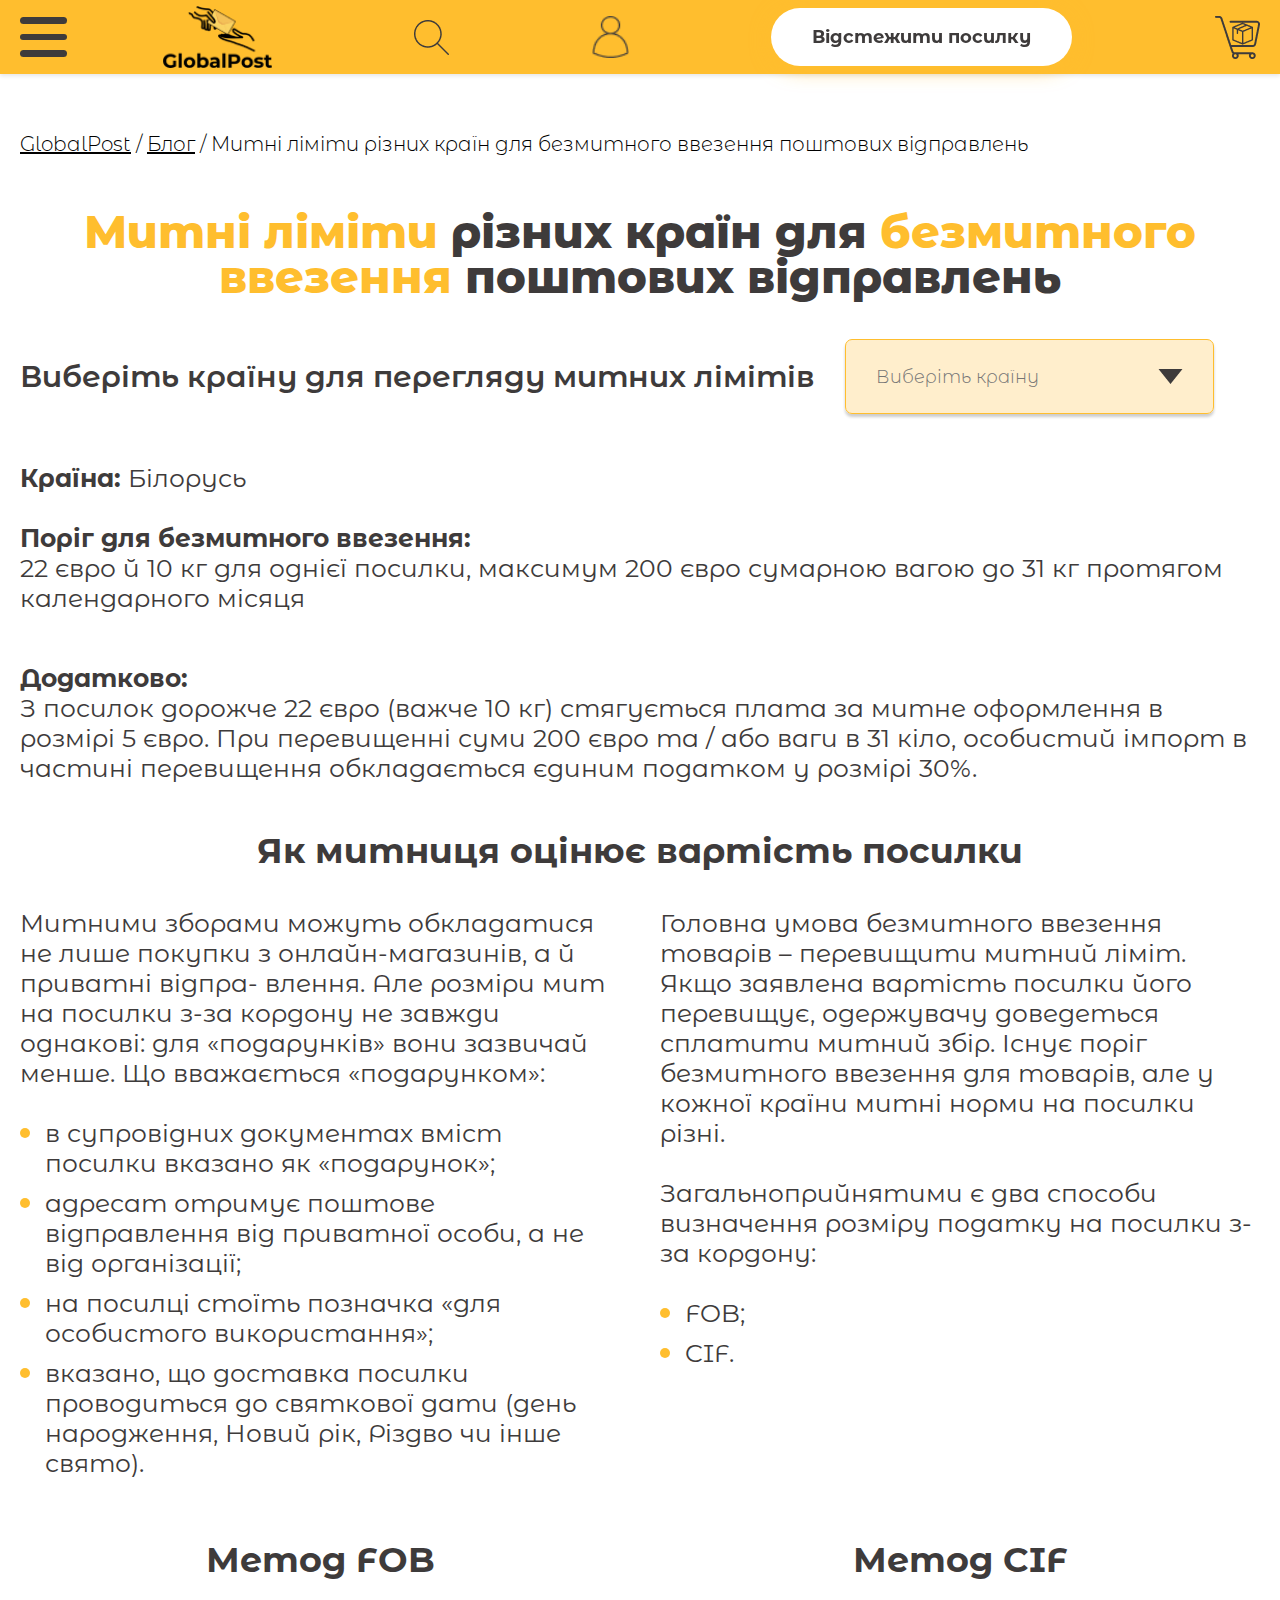
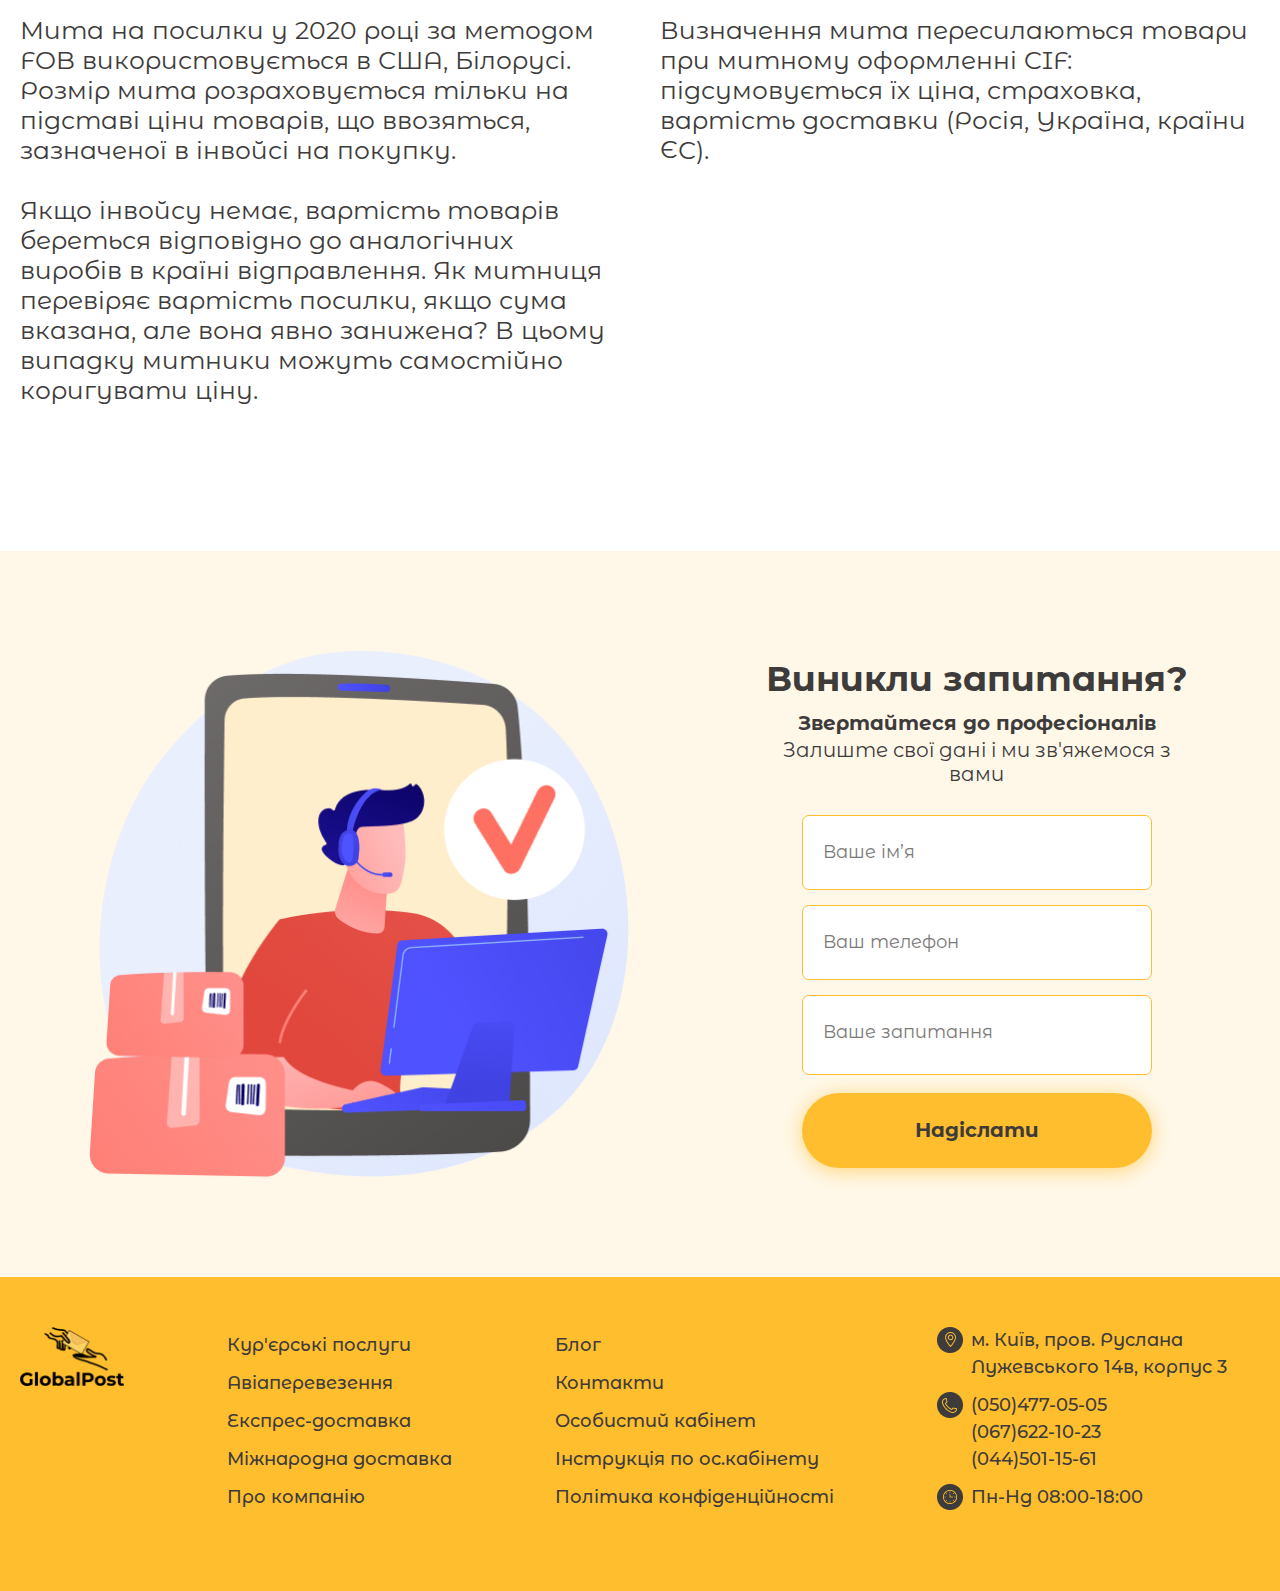
<file: customs-limits.html>
<!DOCTYPE html>
<html lang="en">
<head>
    <meta charset="UTF-8">
    <meta http-equiv="X-UA-Compatible" content="IE=edge">
    <meta name="viewport" content="width=device-width, initial-scale=1.0">
    <link rel="stylesheet" href="css/style.css">
    <link rel="stylesheet" href="css/null.css">
    <title>Главная</title>
</head>
<body>
    <div class="wrapper">
        <header class="header header_yellow">
            <div class="_container">
                <div class="header__content">
                    <a href="" class="header__column header__logo">
                        <img src="img/logo.png" alt="">
                    </a>
                    <div class="header__column header__menu menu">
                        <div class="menu__icon icon-menu">
                            <span></span>
                            <span></span>
                            <span></span>
                        </div>
                        <nav class="menu__body">
                            <ul class="menu__list">
                                <li><a href="" class="menu__link menu__link_with-arrow">Про нас</a></li>
                                <li class="_dropdown-opener">
                                    <span class="menu__link menu__link_with-arrow">Доставка</span>
                                    <div class="_dropdown-opener__menu delivery-menu">
                                        <div class="delivery-menu__items">
                                            <div class="delivery-menu__item">
                                                <div class="delivery-menu__image"><img src="img/delivery-menu/UA-delivery.svg" alt=""></div>
                                                <div class="delivery-menu__title">Доставка по Україні</div>
                                                <ul class="delivery-menu__list">
                                                    <li><a href="" class="delivery-menu__link">Експрес-доставка по Україні</a></li>
                                                    <li><a href="" class="delivery-menu__link">Послуги кур’єра</a></li>
                                                </ul>
                                            </div>
                                            <div class="delivery-menu__item">
                                                <div class="delivery-menu__image"><img src="img/delivery-menu/world-delivery.svg" alt=""></div>
                                                <div class="delivery-menu__title">Міжнародна доставка</div>
                                                <ul class="delivery-menu__list">
                                                    <li><a href="" class="delivery-menu__link">Спец тарифи для українських модельєрів-партнерів</a></li>
                                                    <li><a href="" class="delivery-menu__link">Ukrainian Fashion</a></li>
                                                    <li><a href="" class="delivery-menu__link">Митне оформлення</a></li>
                                                    <li><a href="" class="delivery-menu__link">Перевезення цінностей</a></li>
                                                    <li><a href="" class="delivery-menu__link">Посилки з Європи</a></li>
                                                    <li><a href="" class="delivery-menu__link">Експорт з UPS</a></li>
                                                    <li><a href="" class="delivery-menu__link">Про міжнародну доставку</a></li>
                                                </ul>
                                            </div>
                                            <div class="delivery-menu__item">
                                                <div class="delivery-menu__image"><img src="img/delivery-menu/extra-services.svg" alt=""></div>
                                                <div class="delivery-menu__title">Додаткові послуги</div>
                                                <ul class="delivery-menu__list">
                                                    <li><a href="" class="delivery-menu__link">Додаткові послуги</a></li>
                                                    <li><a href="" class="delivery-menu__link">Правила доставки відправлень</a></li>
                                                    <li><a href="" class="delivery-menu__link">Терміни доставки</a></li>
                                                    <li><a href="" class="delivery-menu__link">Відповідальність GlobalPost</a></li>
                                                </ul>
                                            </div>
                                            <div class="delivery-menu__item">
                                                <div class="delivery-menu__image"><img src="img/delivery-menu/extra-info.svg" alt=""></div>
                                                <div class="delivery-menu__title">Додаткова інформація</div>
                                                <ul class="delivery-menu__list">
                                                    <li><a href="" class="delivery-menu__link">Документи для оформлення відправлень</a></li>
                                                    <li><a href="" class="delivery-menu__link">Правила доставки відправлень</a></li>
                                                    <li><a href="" class="delivery-menu__link">Про міжнародну доставку</a></li>
                                                </ul>
                                            </div>
                                        </div>
                                    </div>
                                </li>
                                <li><a href="" class="menu__link">Блог</a></li>
                                <li><a href="" class="menu__link">Контакти</a></li>
                                <li class="_dropdown-opener language">
                                    <span href="" class="menu__link menu__link_with-arrow">Укр</span>
                                    <div class="_dropdown-opener__menu language__menu">
                                        <ul class="language__list">
                                            <li><a href="" class="language__link">Укр</a></li>
                                            <li><a href="" class="language__link">Рус</a></li>
                                            <li><a href="" class="language__link">Eng</a></li>
                                        </ul>
                                    </div>
                                </li>
                            </ul>
                        </nav>
                    </div>
                    <a href="" class="header__column header__search search-header" data-da="menu__body,2,992">
                        <img src="img/icons/search.png" alt="">
                    </a>
                    <a href="" class="header__column header__user" data-da="menu__body,3,992"><img src="img/icons/user.png" alt=""></a>
                    <div class="header__column header__track track">
                        <a href="" class="track__btn btn">
                            Відстежити посилку
                        </a>
                        <a href="" class="track__mobile-btn track__mobile-btn_open">
                            <img src="img/icons/search2.svg" alt="">
                        </a>
                        <a href="" class="track__mobile-btn track__mobile-btn_close">
                            <img src="img/icons/arrow-up-track.png" alt="">
                        </a>
                        <form class="track__input" data-da="header__content-track,0,992">
                            <input autocomplete="off" type="text" name="form[]" data-error="Помилка"
                                        data-value="" placeholder="Номер відстеження">
                            <button type="submit" class="track__input-btn"><img src="img/icons/search2.svg" alt=""></button>
                        </form>
                    </div>
                    <div class="header__column header__phones" data-da="menu__body,1,1400">
                        <div class="header__phone"><a href="tel:0445011561">(044) 501-15-61</a></div>
                        <div class="header__phone"><a href="tel:0504770505">(050) 477-05-05</a></div>
                        <div class="header__phone"><a href="tel:0676221023">(067) 622-10-23</a></div>
                    </div>
                    <a href="" class="header__column header__cart" data-da="menu__body,4,992">
                        <img src="img/icons/shopping-cart.png" alt="">
                    </a>
                </div>
                <div class="header__content-track content-track-header">
                </div>
                <div class="header__content-search search" data-da="menu__body,5,992">
                    <form action="" class="search__form">
                        <div class="search__input">
                            <input autocomplete="off" type="text" name="form[]" data-error="Помилка"
                                        data-value="" placeholder="Пошук">
                            <button type="submit"><img src="img/icons/search.png" alt=""></button>
                        </div>
                        <button type="reset" class="search__reset-btn"><img src="img/icons/reset.svg" alt=""></button>
                    </form>
                </div>
                <div class="header__content-calculator calculator">

                </div>
            </div>
        </header>
        <main class="page">
            <nav class="page__breadcrumbs breadcrumbs">
                <div class="breadcrumbs__container _container">
                    <ul class="breadcrumbs__list">
                        <li><a href="" class="breadcrumbs__link">GlobalPost</a></li>
                        <li><a href="" class="breadcrumbs__link">Блог</a></li>
                        <li><span class="breadcrumbs__item">Митні ліміти різних країн для безмитного ввезення поштових відправлень</span></li>
                    </ul>
                </div>
            </nav>
            <section class="page__customs-limits customs-limits">
                <div class="customs-limits__container _container">
                    <div class="customs-limits__title title"><span>Митні ліміти</span> різних країн для <span>безмитного ввезення</span> поштових відправлень</div>
                    <div class="customs-limits__country">
                        <div class="customs-limits__choose-country">
                            <div class="customs-limits__label">Виберіть країну для перегляду митних лімітів</div>
                            <select class="square" name="form[]" data-type="input" data-placeholder="Виберіть країну" data-inputvalue="empty" data-default="1" style="display: none;">
                                <option value="1" selected="selected" disabled="">Виберіть країну</option>
                                <option value="2">Україна</option>
                                <option value="3">Велика Британія</option>
                                <option value="4">США</option>
                            </select>
                        </div>
                        <div class="customs-limits__country-info country-info text">
                            <div class="country-info__country">
                                <p>
                                    <span class="text_bold">Країна:</span> <span class="country-info__chosen-country">Білорусь</span>
                                </p>
                                <p>
                                    <span class="text_bold">Поріг для безмитного ввезення:</span><br>
                                    <span class="country-info__limit">22 євро й 10 кг для однієї посилки, максимум 200 євро сумарною вагою до 31 кг протягом календарного місяця</span>
                                </p>
                                <p class="country-info__additional">
                                    <span class="text_bold">Додатково:</span><br>
                                    <span class="country-info__additional-info">З посилок дорожче 22 євро (важче 10 кг) стягується плата за митне оформлення в розмірі 5 євро. При перевищенні суми 200 євро та / або ваги в 31 кіло, особистий імпорт в частині перевищення обкладається єдиним податком у розмірі 30%.</span>
                                </p>
                            </div>
                        </div>
                    </div>
                    <div class="customs-limits__info">
                        <div class="customs-limits__title title_middle">Як митниця оцінює вартість посилки</div>
                        <div class="customs-limits__columns text">
                            <div class="customs-limits__column">
                                <p>Митними зборами можуть обкладатися не лише покупки з онлайн-магазинів, а й приватні відпра-
                                    влення. Але розміри мит на посилки з-за кордону 
                                    не завжди однакові: для «подарунків» вони зазвичай менше. Що вважається «подарунком»:
                                </p>
                                <ul class="custom-list">
                                    <li>в супровідних документах вміст посилки вказано як «подарунок»;</li>
                                    <li>адресат отримує поштове відправлення від приватної особи, а не від організації;</li>
                                    <li>на посилці стоїть позначка «для особистого використання»;</li>
                                    <li>вказано, що доставка посилки проводиться до святкової дати (день народження, Новий рік, Різдво чи інше свято).</li>
                                </ul>
                            </div>
                            <div class="customs-limits__column">
                                <p>Головна умова безмитного ввезення товарів – перевищити митний ліміт. Якщо заявлена ​​вартість посилки його перевищує, одержувачу доведеться сплатити митний збір. Існує поріг безмитного ввезення для товарів, але у кожної країни митні норми на посилки різні. </p>
                                <p>Загальноприйнятими є два способи визначення розміру податку на посилки з-за кордону:</p>
                                <ul class="custom-list">
                                    <li>FOB;</li>
                                    <li>CIF.</li>
                                </ul>
                            </div>
                        </div>
                        <div class="customs-limits__columns text">
                            <div class="customs-limits__column">
                                <div class="customs-limits__title title_middle">Метод FOB</div>
                                <p>Мита на посилки у 2020 році за методом FOB використовується в США, Білорусі. Розмір мита розраховується тільки на підставі ціни товарів, що ввозяться, зазначеної в інвойсі на покупку. </p>
                                <p>Якщо інвойсу немає, вартість товарів береться відповідно до аналогічних виробів в країні відправлення. Як митниця перевіряє вартість посилки, якщо сума вказана, але вона явно занижена? В цьому випадку митники можуть самостійно коригувати ціну.</p>
                            </div>
                            <div class="customs-limits__column">
                                <div class="customs-limits__title title_middle">Метод CIF</div>
                                <p>Визначення мита пересилаються товари при митному оформленні CIF: підсумовується їх ціна, страховка, вартість доставки (Росія, Україна, країни ЄС).</p>
                            </div>
                        </div>
                    </div>
                </div>
            </section>
            <section class="page__feedback feedback">
                <div class="feedback__container _container">
                    <div class="feedback__image"><img src="img/feedback.png" alt=""></div>
                    <div class="feedback__body">
                        <div class="feedback__title title_middle">Виникли запитання?</div>
                        <div class="feedback__text">
                            <p class="feedback__text_bold">Звертайтеся до професіоналів</p>
                            <p>Залиште свої дані і ми зв'яжемося з вами</p>
                        </div>
                        <form action="post" class="feedback__form">
                            <div class="feedback__input">
                                <input type="text" name="name" placeholder="Ваше ім’я">
                            </div>
                            <div class="feedback__input">
                                <input type="tel" name="phone" placeholder="Ваш телефон">
                            </div>
                            <div class="feedback__input">
                                <textarea name="question" placeholder="Ваше запитання"></textarea>
                            </div>
                            <button type="submit" class="feedback__btn btn">Надіслати</button>
                        </form>
                    </div>
                </div>
            </section>
        </main>
        <footer class="footer">
            <div class="footer__content _container">
                <div class="footer__columns">
                    <div class="footer__column footer__logo">
                        <a href="">
                            <img src="img/logo.png" alt="">
                        </a>
                    </div>
                    <ul class="footer__column menu-footer">
                        <li><a href="" class="menu-footer__link">Кур'єрські послуги</a></li>
                        <li><a href="" class="menu-footer__link">Авіаперевезення</a></li>
                        <li><a href="" class="menu-footer__link">Експрес-доставка</a></li>
                        <li><a href="" class="menu-footer__link">Міжнародна доставка</a></li>
                        <li><a href="" class="menu-footer__link">Про компанію</a></li>
                    </ul>
                    <ul class="footer__column menu-footer">
                        <li><a href="" class="menu-footer__link">Блог</a></li>
                        <li><a href="" class="menu-footer__link">Контакти</a></li>
                        <li><a href="" class="menu-footer__link">Особистий кабiнет</a></li>
                        <li><a href="" class="menu-footer__link">Інструкція по ос.кабiнету</a></li>
                        <li><a href="" class="menu-footer__link">Політика конфіденційності</a></li>
                    </ul>
                    <ul class="footer__column contacts-footer">
                        <li>
                            <div class="contacts-footer__image"><img src="img/icons/maps.png" alt=""></div>
                            <span class="contacts-footer__text">м. Київ, пров. Руслана Лужевського 14в, корпус 3</span>
                        </li>
                        <li>
                            <div class="contacts-footer__image"><img src="img/icons/phone.png" alt=""></div>
                            <span class="contacts-footer__text">
                                <a href="tel:0504770505">(050)477-05-05</a><br>
                                <a href="tel:0676221023">(067)622-10-23</a><br>
                                <a href="tel:0445011561">(044)501-15-61</a>
                            </span>
                        </li>
                        <li>
                            <div class="contacts-footer__image"><img src="img/icons/clock.png" alt=""></div>
                            <span class="contacts-footer__text">Пн-Нд 08:00-18:00</span>
                        </li>
                    </ul>
    
                </div>
            </div>
        </footer>
    </div>
    <script src="js/script.js"></script>
    
</body>
</html>
</file>
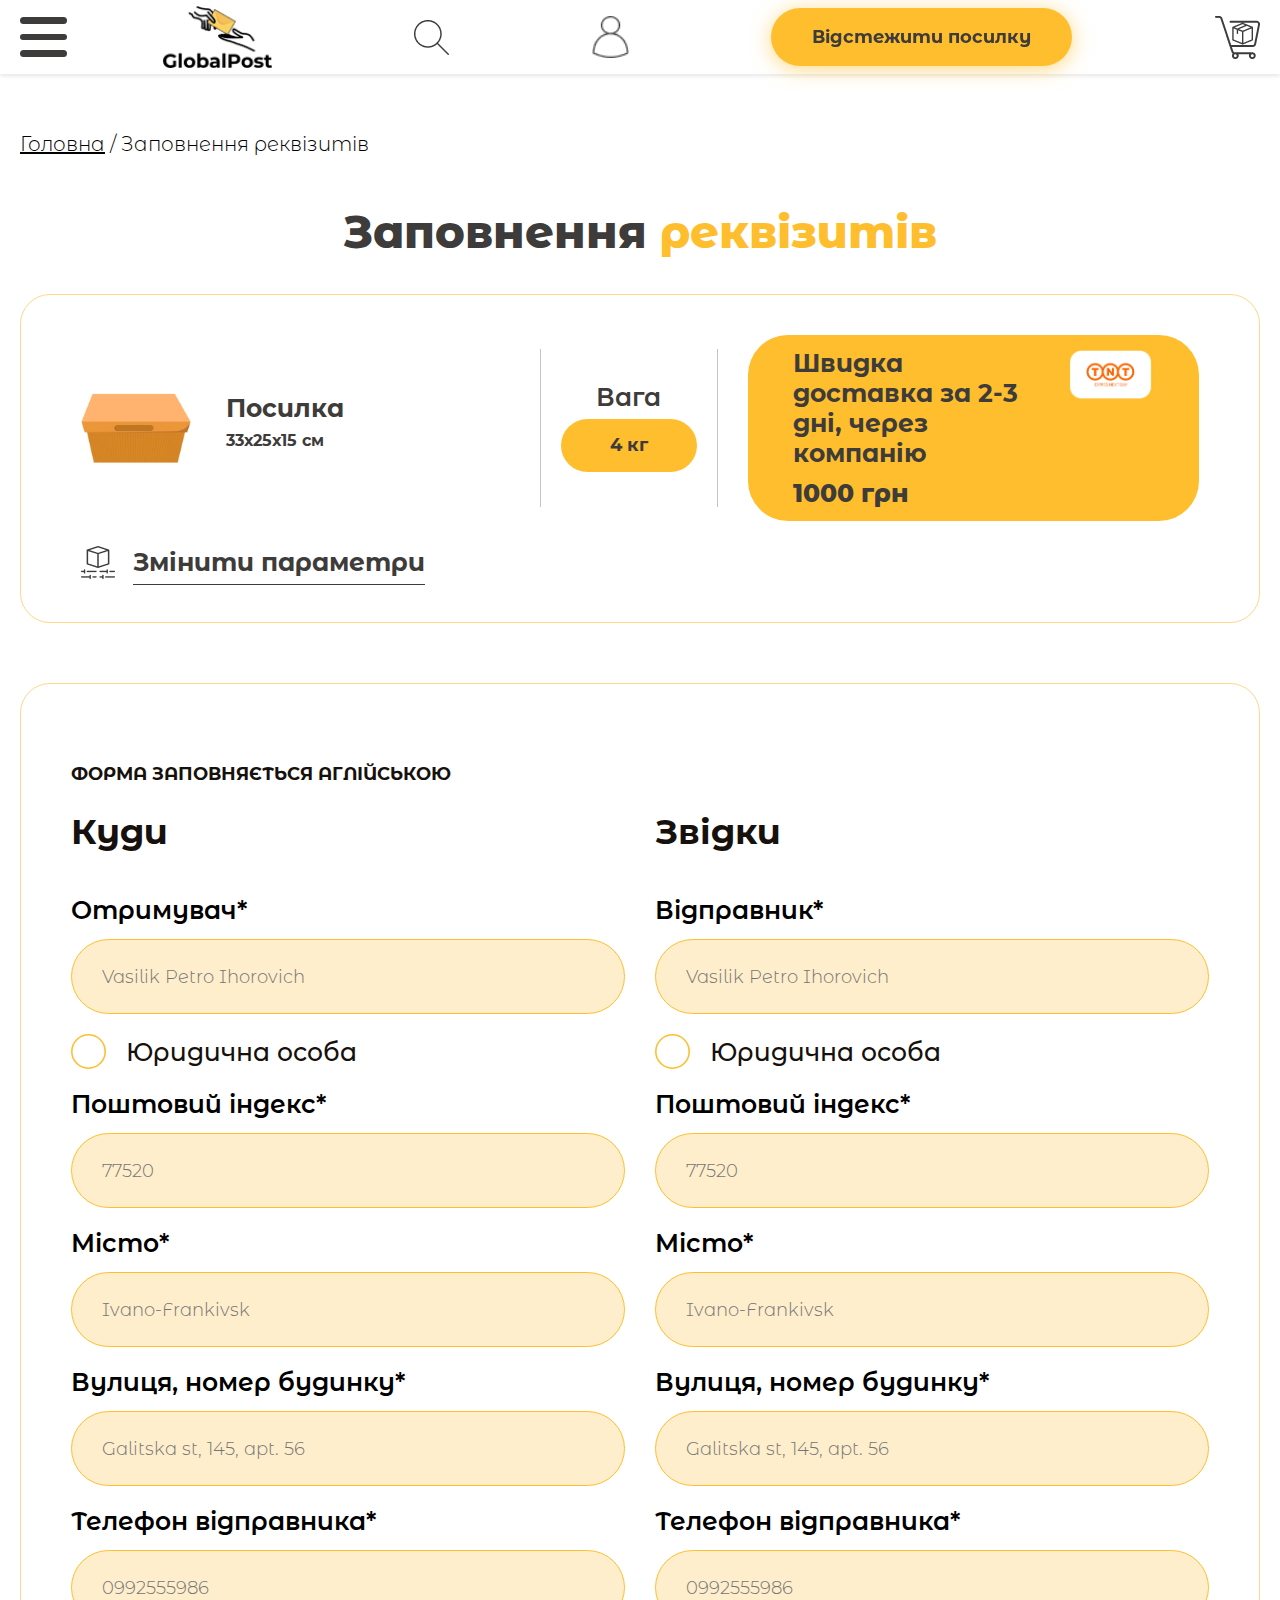
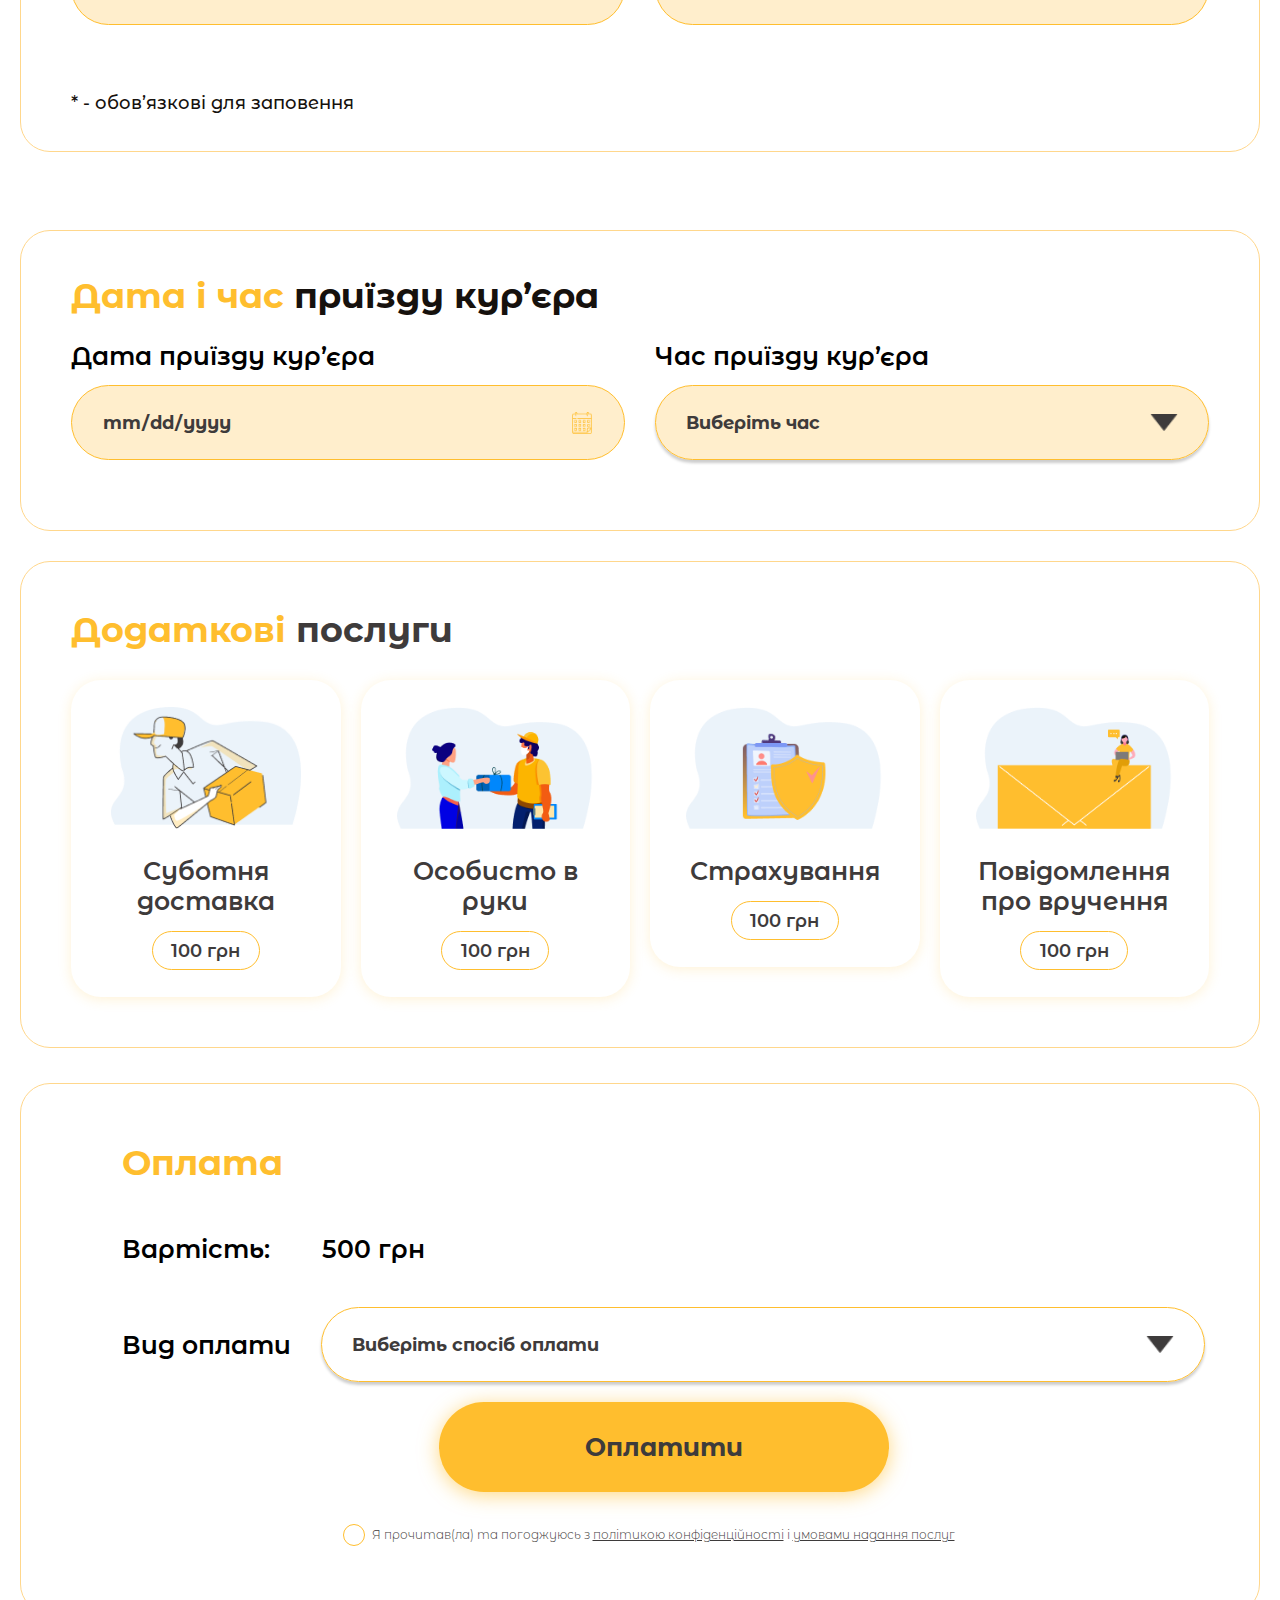
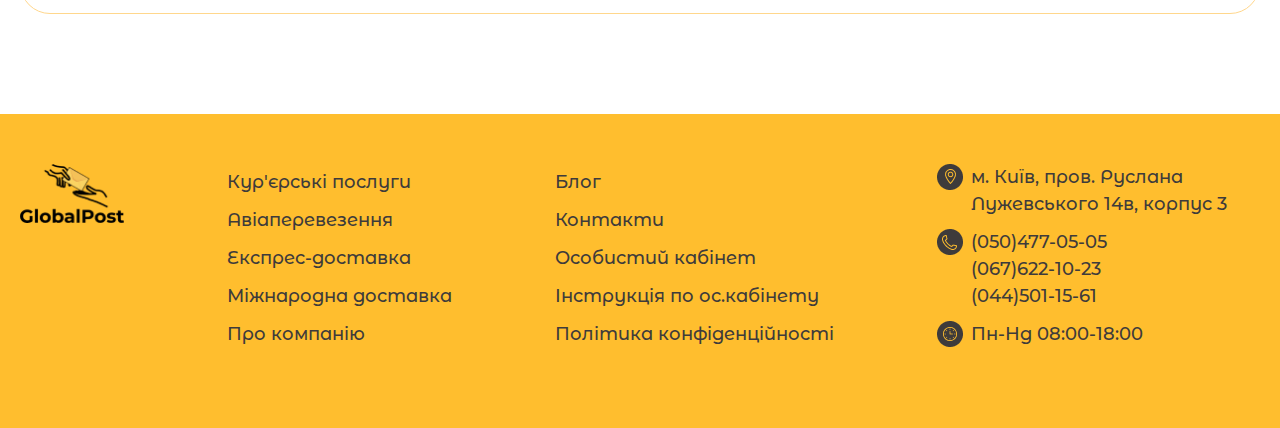
<file: details.html>
<!DOCTYPE html>
<html lang="uk">
<head>
    <meta charset="UTF-8">
    <meta http-equiv="X-UA-Compatible" content="IE=edge">
    <meta name="viewport" content="width=device-width, initial-scale=1.0">
    <link rel="stylesheet" href="css/style.css">
    <link rel="stylesheet" href="css/null.css">
    <title>Главная</title>
</head>
<body>
    <div class="wrapper">
        <header class="header">
            <div class="_container">
                <div class="header__content">
                    <a href="" class="header__column header__logo">
                        <img src="img/logo.png" alt="">
                    </a>
                    <div class="header__column header__menu menu">
                        <div class="menu__icon icon-menu">
                            <span></span>
                            <span></span>
                            <span></span>
                        </div>
                        <nav class="menu__body">
                            <ul class="menu__list">
                                <li><a href="" class="menu__link menu__link_with-arrow">Про нас</a></li>
                                <li class="_dropdown-opener">
                                    <span class="menu__link menu__link_with-arrow">Доставка</span>
                                    <div class="_dropdown-opener__menu delivery-menu">
                                        <div class="delivery-menu__items">
                                            <div class="delivery-menu__item">
                                                <div class="delivery-menu__image"><img src="img/delivery-menu/UA-delivery.svg" alt=""></div>
                                                <div class="delivery-menu__title">Доставка по Україні</div>
                                                <ul class="delivery-menu__list">
                                                    <li><a href="" class="delivery-menu__link">Експрес-доставка по Україні</a></li>
                                                    <li><a href="" class="delivery-menu__link">Послуги кур’єра</a></li>
                                                </ul>
                                            </div>
                                            <div class="delivery-menu__item">
                                                <div class="delivery-menu__image"><img src="img/delivery-menu/world-delivery.svg" alt=""></div>
                                                <div class="delivery-menu__title">Міжнародна доставка</div>
                                                <ul class="delivery-menu__list">
                                                    <li><a href="" class="delivery-menu__link">Спец тарифи для українських модельєрів-партнерів</a></li>
                                                    <li><a href="" class="delivery-menu__link">Ukrainian Fashion</a></li>
                                                    <li><a href="" class="delivery-menu__link">Митне оформлення</a></li>
                                                    <li><a href="" class="delivery-menu__link">Перевезення цінностей</a></li>
                                                    <li><a href="" class="delivery-menu__link">Посилки з Європи</a></li>
                                                    <li><a href="" class="delivery-menu__link">Експорт з UPS</a></li>
                                                    <li><a href="" class="delivery-menu__link">Про міжнародну доставку</a></li>
                                                </ul>
                                            </div>
                                            <div class="delivery-menu__item">
                                                <div class="delivery-menu__image"><img src="img/delivery-menu/extra-services.svg" alt=""></div>
                                                <div class="delivery-menu__title">Додаткові послуги</div>
                                                <ul class="delivery-menu__list">
                                                    <li><a href="" class="delivery-menu__link">Додаткові послуги</a></li>
                                                    <li><a href="" class="delivery-menu__link">Правила доставки відправлень</a></li>
                                                    <li><a href="" class="delivery-menu__link">Терміни доставки</a></li>
                                                    <li><a href="" class="delivery-menu__link">Відповідальність GlobalPost</a></li>
                                                </ul>
                                            </div>
                                            <div class="delivery-menu__item">
                                                <div class="delivery-menu__image"><img src="img/delivery-menu/extra-info.svg" alt=""></div>
                                                <div class="delivery-menu__title">Додаткова інформація</div>
                                                <ul class="delivery-menu__list">
                                                    <li><a href="" class="delivery-menu__link">Документи для оформлення відправлень</a></li>
                                                    <li><a href="" class="delivery-menu__link">Правила доставки відправлень</a></li>
                                                    <li><a href="" class="delivery-menu__link">Про міжнародну доставку</a></li>
                                                </ul>
                                            </div>
                                        </div>
                                    </div>
                                </li>
                                <li><a href="" class="menu__link">Блог</a></li>
                                <li><a href="" class="menu__link">Контакти</a></li>
                                <li class="_dropdown-opener language">
                                    <span href="" class="menu__link menu__link_with-arrow">Укр</span>
                                    <div class="_dropdown-opener__menu language__menu">
                                        <ul class="language__list">
                                            <li><a href="" class="language__link">Укр</a></li>
                                            <li><a href="" class="language__link">Рус</a></li>
                                            <li><a href="" class="language__link">Eng</a></li>
                                        </ul>
                                    </div>
                                </li>
                            </ul>
                        </nav>
                    </div>
                    <a href="" class="header__column header__search search-header" data-da="menu__body,2,992">
                        <img src="img/icons/search.png" alt="">
                    </a>
                    <a href="" class="header__column header__user" data-da="menu__body,3,992"><img src="img/icons/user.png" alt=""></a>
                    <div class="header__column header__track track">
                        <a href="" class="track__btn btn">
                            Відстежити посилку
                        </a>
                        <a href="" class="track__mobile-btn track__mobile-btn_open">
                            <img src="img/icons/search2.svg" alt="">
                        </a>
                        <a href="" class="track__mobile-btn track__mobile-btn_close">
                            <img src="img/icons/arrow-up-track.png" alt="">
                        </a>
                        <form class="track__input" data-da="header__content-track,0,992">
                            <input autocomplete="off" type="text" name="form[]" data-error="Помилка"
                                        data-value="" placeholder="Номер відстеження">
                            <button type="submit" class="track__input-btn"><img src="img/icons/search2.svg" alt=""></button>
                        </form>
                    </div>
                    <div class="header__column header__phones" data-da="menu__body,1,1400">
                        <div class="header__phone"><a href="tel:0445011561">(044) 501-15-61</a></div>
                        <div class="header__phone"><a href="tel:0504770505">(050) 477-05-05</a></div>
                        <div class="header__phone"><a href="tel:0676221023">(067) 622-10-23</a></div>
                    </div>
                    <a href="" class="header__column header__cart" data-da="menu__body,4,992">
                        <img src="img/icons/shopping-cart.png" alt="">
                    </a>
                </div>
                <div class="header__content-track content-track-header">
                </div>
                <div class="header__content-search search" data-da="menu__body,5,992">
                    <form action="" class="search__form">
                        <div class="search__input">
                            <input autocomplete="off" type="text" name="form[]" data-error="Помилка"
                                        data-value="" placeholder="Пошук">
                            <button type="submit"><img src="img/icons/search.png" alt=""></button>
                        </div>
                        <button type="reset" class="search__reset-btn"><img src="img/icons/reset.svg" alt=""></button>
                    </form>
                </div>
                <div class="header__content-calculator calculator">

                </div>
            </div>
        </header>
        <main class="page">
            <form class="_container form">
                <nav class="page__breadcrumbs breadcrumbs">
                    <ul class="breadcrumbs__list">
                        <li><a href="" class="breadcrumbs__link">Головна</a></li>
                        <li><span class="breadcrumbs__item">Заповнення реквізитів</span></li>
                    </ul>
                </nav>
                <section class="page__cart cart">
                    <div class="cart__title title">Заповнення <span>реквізитів</span></div>
                    <div class="cart__item">
                        <div class="cart__columns">
                            <div class="cart__delivery-type">
                                <div class="cart__package-image"><img src="img/packages/package2.png" alt=""></div>
                                <div class="cart__desc">
                                    <div class="cart__name">Посилка</div>
                                    <div class="cart__size">33х25х15 см</div>
                                </div>
                            </div>
                            <div class="cart__weight">
                                <div class="cart__weight-text">Вага</div>
                                <div class="cart__weight-value">4 кг</div>
                            </div>
                            <div class="cart__speed chosen-speed">
                                <div class="chosen-speed__text">
                                    <span class="chosen-speed__title">Швидка доставка за 2-3 дні, через компанію</span>
                                    <span class="chosen-speed__price">1000 грн</span>
                                </div>
                                <div class="chosen-speed__image">
                                    <img src="img/companies/tnt.png" alt="">
                                </div>
                            </div>
                        </div>
                        <div class="cart__change">
                            <img src="img/icons/parameters-black.png" alt="">
                            <div><a href="">Змінити параметри</a></div>
                        </div>
                    </div>
                </section>
                <div class="page__postal-data postal-data">
                    <div class="postal-data__desc">Форма заповняється аглійською</div>
                    <div class="postal-data__persons">
                        <div class="postal-data__person postal-data__person_sender person-data">
                            <div class="person-data__title title_middle">Куди</div>
                            <div class="person-data__item">
                                <div class="person-data__name">Отримувач*</div>
                                <div class="person-data__input input-item">
                                    <input type="text" name="name" placeholder="Vasilik Petro Ihorovich" data-error="*введіть, будь ласка, дані" class="_req">
                                </div>
                            </div>
                            <div class="person-data__item">
                                <label class="checkbox">
                                    <input name="person" data-error="Ошибка" class="checkbox__input" type="checkbox" value="1" name="form[]">
                                    <span class="checkbox__text"><span>Юридична особа</span></span>
                                </label>
                            </div>
                            <div class="person-data__item">
                                <div class="person-data__name">Поштовий індекс*</div>
                                <div class="person-data__input input-item">
                                    <input type="number" name="index" placeholder="77520" data-error="*введіть, будь ласка, дані" class="_req">
                                </div>
                            </div>
                            <div class="person-data__item">
                                <div class="person-data__name">Місто*</div>
                                <div class="person-data__input input-item">
                                    <input type="text" name="city" placeholder="Ivano-Frankivsk" data-error="*введіть, будь ласка, дані" class="_req">
                                </div>
                            </div>
                            <div class="person-data__item">
                                <div class="person-data__name">Вулиця, номер будинку*</div>
                                <div class="person-data__input input-item">
                                    <input type="text" name="house" placeholder="Galitska st, 145, apt. 56" data-error="*введіть, будь ласка, дані" class="_req">
                                </div>
                            </div>
                            <div class="person-data__item">
                                <div class="person-data__name">Телефон відправника*</div>
                                <div class="person-data__input input-item">
                                    <input type="tel" name="phone" placeholder="0992555986" data-error="*введіть, будь ласка, дані" class="_req">
                                </div>
                            </div>
                        </div>
                        <div class="postal-data__person postal-data__person_sender person-data">
                            <div class="person-data__title title_middle">Звідки</div>
                            <div class="person-data__item">
                                <div class="person-data__name">Відправник*</div>
                                <div class="person-data__input input-item">
                                    <input type="text" name="name" placeholder="Vasilik Petro Ihorovich" data-error="*введіть, будь ласка, дані" class="_req">
                                </div>
                            </div>
                            <div class="person-data__item">
                                <label class="checkbox">
                                    <input name="person" data-error="Ошибка" class="checkbox__input" type="checkbox" value="1" name="form[]">
                                    <span class="checkbox__text"><span>Юридична особа</span></span>
                                </label>
                            </div>
                            <div class="person-data__item">
                                <div class="person-data__name">Поштовий індекс*</div>
                                <div class="person-data__input input-item">
                                    <input type="number" name="index" placeholder="77520" data-error="*введіть, будь ласка, дані" class="_req">
                                </div>
                            </div>
                            <div class="person-data__item">
                                <div class="person-data__name">Місто*</div>
                                <div class="person-data__input input-item">
                                    <input type="text" name="city" placeholder="Ivano-Frankivsk" data-error="*введіть, будь ласка, дані" class="_req">
                                </div>
                            </div>
                            <div class="person-data__item">
                                <div class="person-data__name">Вулиця, номер будинку*</div>
                                <div class="person-data__input input-item">
                                    <input type="text" name="house" placeholder="Galitska st, 145, apt. 56" data-error="*введіть, будь ласка, дані" class="_req">
                                </div>
                            </div>
                            <div class="person-data__item">
                                <div class="person-data__name">Телефон відправника*</div>
                                <div class="person-data__input input-item">
                                    <input type="tel" name="phone" placeholder="0992555986" data-error="*введіть, будь ласка, дані" class="_req">
                                </div>
                            </div>
                        </div>
                    </div>
                    <div class="postal-data__note">* - обов’язкові для заповення</div>
                </div>
                <div class="page__delivery-time delivery-time">
                    <div class="delivery-time__title title_middle">
                        <span>Дата і час</span> приїзду кур’єра
                    </div>
                    <div class="delivery-time__inputs delivery-time-items">
                        <div class="delivery-time-items__item">
                            <div class="delivery-time-items__name">Дата приїзду кур’єра</div>
                            <div class="delivery-time-items__input input-item">
                                <input type="date" name="date" placeholder="Виберіть дату" data-error="*введіть, будь ласка, дані" class="_req">
                            </div>
                        </div>
                        <div class="delivery-time-items__item">
                            <div class="delivery-time-items__name">Час приїзду кур’єра</div>
                            <select class="white" name="form[]">
                                <option value="1" selected="selected" disabled>Виберіть час</option>
                                <option value="2">10:00 - 13:00</option>
                                <option value="3">13:00 - 17:00</option>
                            </select>
                            <!-- <div class="delivery-time-items__input input-item">
                                <input type="time" name="time" placeholder="Виберіть час">
                            </div> -->
                        </div>
                    </div>
                </div>
                <div class="page__extra-services extra-services">
                    <div class="extra-services__title title_middle"><span>Додаткові</span> послуги</div>
                    <div class="extra-services__items">
                        <label class="extra-services__checkbox checkbox-extra-services">
                            <input class="checkbox-extra-services__input" type="checkbox" name="extra-service_saturday-delivery" value="1">
                            <div class="checkbox-extra-services__body">
                                <div class="checkbox-extra-services__image"><img src="img/additional-services/saturday-delivery.png" alt=""></div>
                                <div class="checkbox-extra-services__title">Суботня доставка</div>
                                <div class="checkbox-extra-services__price">100 грн</div>
                                <div class="checkbox-extra-services__text">Послуга кур’єрська доставка доступна для клієнтів, які хочуть отримати посилку в вихідний день. Час доставки з 9:00 до 16:00</div>
                            </div>
                        </label>
                        <label class="extra-services__checkbox checkbox-extra-services">
                            <input class="checkbox-extra-services__input" type="checkbox" name="extra-service_personally-in-hand" value="2">
                            <div class="checkbox-extra-services__body">
                                <div class="checkbox-extra-services__image"><img src="img/additional-services/personally-in-hand.png" alt=""></div>
                                <div class="checkbox-extra-services__title">Особисто в руки</div>
                                <div class="checkbox-extra-services__price">100 грн</div>
                                <div class="checkbox-extra-services__text">Здійснюється виключно особі, зазначеною в експрес-накладної за умови наявності контактного телефону. У разі неможливості доставки особисто особі, доставка узгоджується з відправником</div>
                            </div>
                        </label>
                        <label class="extra-services__checkbox checkbox-extra-services">
                            <input class="checkbox-extra-services__input" type="checkbox" name="extra-service_insurance" value="3">
                            <div class="checkbox-extra-services__body">
                                <div class="checkbox-extra-services__image"><img src="img/additional-services/insurance.png" alt=""></div>
                                <div class="checkbox-extra-services__title">Страхування</div>
                                <div class="checkbox-extra-services__price">100 грн</div>
                                <div class="checkbox-extra-services__text">Згідно з правилами надання поштових послуг, послуг логістики та кур’єрської доставки, а також міжнародної кур’єрської служби GlobalPost відправнику надається послуга зі страхування відправлення з партнером компанії ПРАТ СК “АЛЬФА-СТРАХУВАННЯ”, пошти, вантажу як документального, так і не документального характеру</div>
                            </div>
                        </label>
                        <label class="extra-services__checkbox checkbox-extra-services">
                            <input class="checkbox-extra-services__input" type="checkbox" name="extra-service_message" value="4">
                            <div class="checkbox-extra-services__body">
                                <div class="checkbox-extra-services__image"><img src="img/additional-services/message.png" alt=""></div>
                                <div class="checkbox-extra-services__title">Повідомлення про вручення</div>
                                <div class="checkbox-extra-services__price">100 грн</div>
                                <div class="checkbox-extra-services__text">«Повідомлення» – повернення оригіналу експрес-накладної з підписом і печаткою одержувача. Здійснюється протягом декількох робочих днів з моменту вручення відправлення одержувачу</div>
                            </div>
                        </label>
                    </div>
                </div>
                <div class="page__payment payment">
                    <div class="payment__title title_middle"><span>Оплата</span></div>
                    <div class="payment__price">Вартість:<span>500 грн</span></div>
                    <div class="payment__decision">
                        <div class="payment__text">Вид оплати</div>
                        <div class="payment__select">
                            <select class="white" name="form[]">
                                <option value="1" selected="selected" disabled>Виберіть спосіб оплати</option>
                                <option value="2">Безготівковий розрахунок</option>
                                <option value="3">Готівковий розрахунок</option>
                                <option value="4">Пiсляплата</option>
                            </select>
                        </div>
                        <div class="payment__pay">
                            <button type="submit" class="payment__btn btn">Оплатити</button>
                        </div>
                    </div>
                    <div class="payment__agreement">
                        <label class="checkbox">
                            <input name="person" data-error="*щоб продовжити, погодьтеся з умовами" class="checkbox__input _req" type="checkbox" value="1" name="form[]">
                            <span class="checkbox__text"><span>Я прочитав(ла) та погоджуюсь з <a href="">політикою конфіденційності</a> і <a href="">умовами надання послуг</a></span></span>
                        </label>
                    </div>
                </div>
            </form>

            <!-- <div class="page__container _container">
                
            </div> -->
        </main>
        <footer class="footer">
            <div class="footer__content _container">
                <div class="footer__columns">
                    <div class="footer__column footer__logo">
                        <a href="">
                            <img src="img/logo.png" alt="">
                        </a>
                    </div>
                    <ul class="footer__column menu-footer">
                        <li><a href="" class="menu-footer__link">Кур'єрські послуги</a></li>
                        <li><a href="" class="menu-footer__link">Авіаперевезення</a></li>
                        <li><a href="" class="menu-footer__link">Експрес-доставка</a></li>
                        <li><a href="" class="menu-footer__link">Міжнародна доставка</a></li>
                        <li><a href="" class="menu-footer__link">Про компанію</a></li>
                    </ul>
                    <ul class="footer__column menu-footer">
                        <li><a href="" class="menu-footer__link">Блог</a></li>
                        <li><a href="" class="menu-footer__link">Контакти</a></li>
                        <li><a href="" class="menu-footer__link">Особистий кабiнет</a></li>
                        <li><a href="" class="menu-footer__link">Інструкція по ос.кабiнету</a></li>
                        <li><a href="" class="menu-footer__link">Політика конфіденційності</a></li>
                    </ul>
                    <ul class="footer__column contacts-footer">
                        <li>
                            <div class="contacts-footer__image"><img src="img/icons/maps.png" alt=""></div>
                            <span class="contacts-footer__text">м. Київ, пров. Руслана Лужевського 14в, корпус 3</span>
                        </li>
                        <li>
                            <div class="contacts-footer__image"><img src="img/icons/phone.png" alt=""></div>
                            <span class="contacts-footer__text">
                                <a href="tel:0504770505">(050)477-05-05</a><br>
                                <a href="tel:0676221023">(067)622-10-23</a><br>
                                <a href="tel:0445011561">(044)501-15-61</a>
                            </span>
                        </li>
                        <li>
                            <div class="contacts-footer__image"><img src="img/icons/clock.png" alt=""></div>
                            <span class="contacts-footer__text">Пн-Нд 08:00-18:00</span>
                        </li>
                    </ul>
    
                </div>
            </div>
        </footer>
    </div>
    <script src="js/script.js"></script>
    
</body>
</html>
</file>
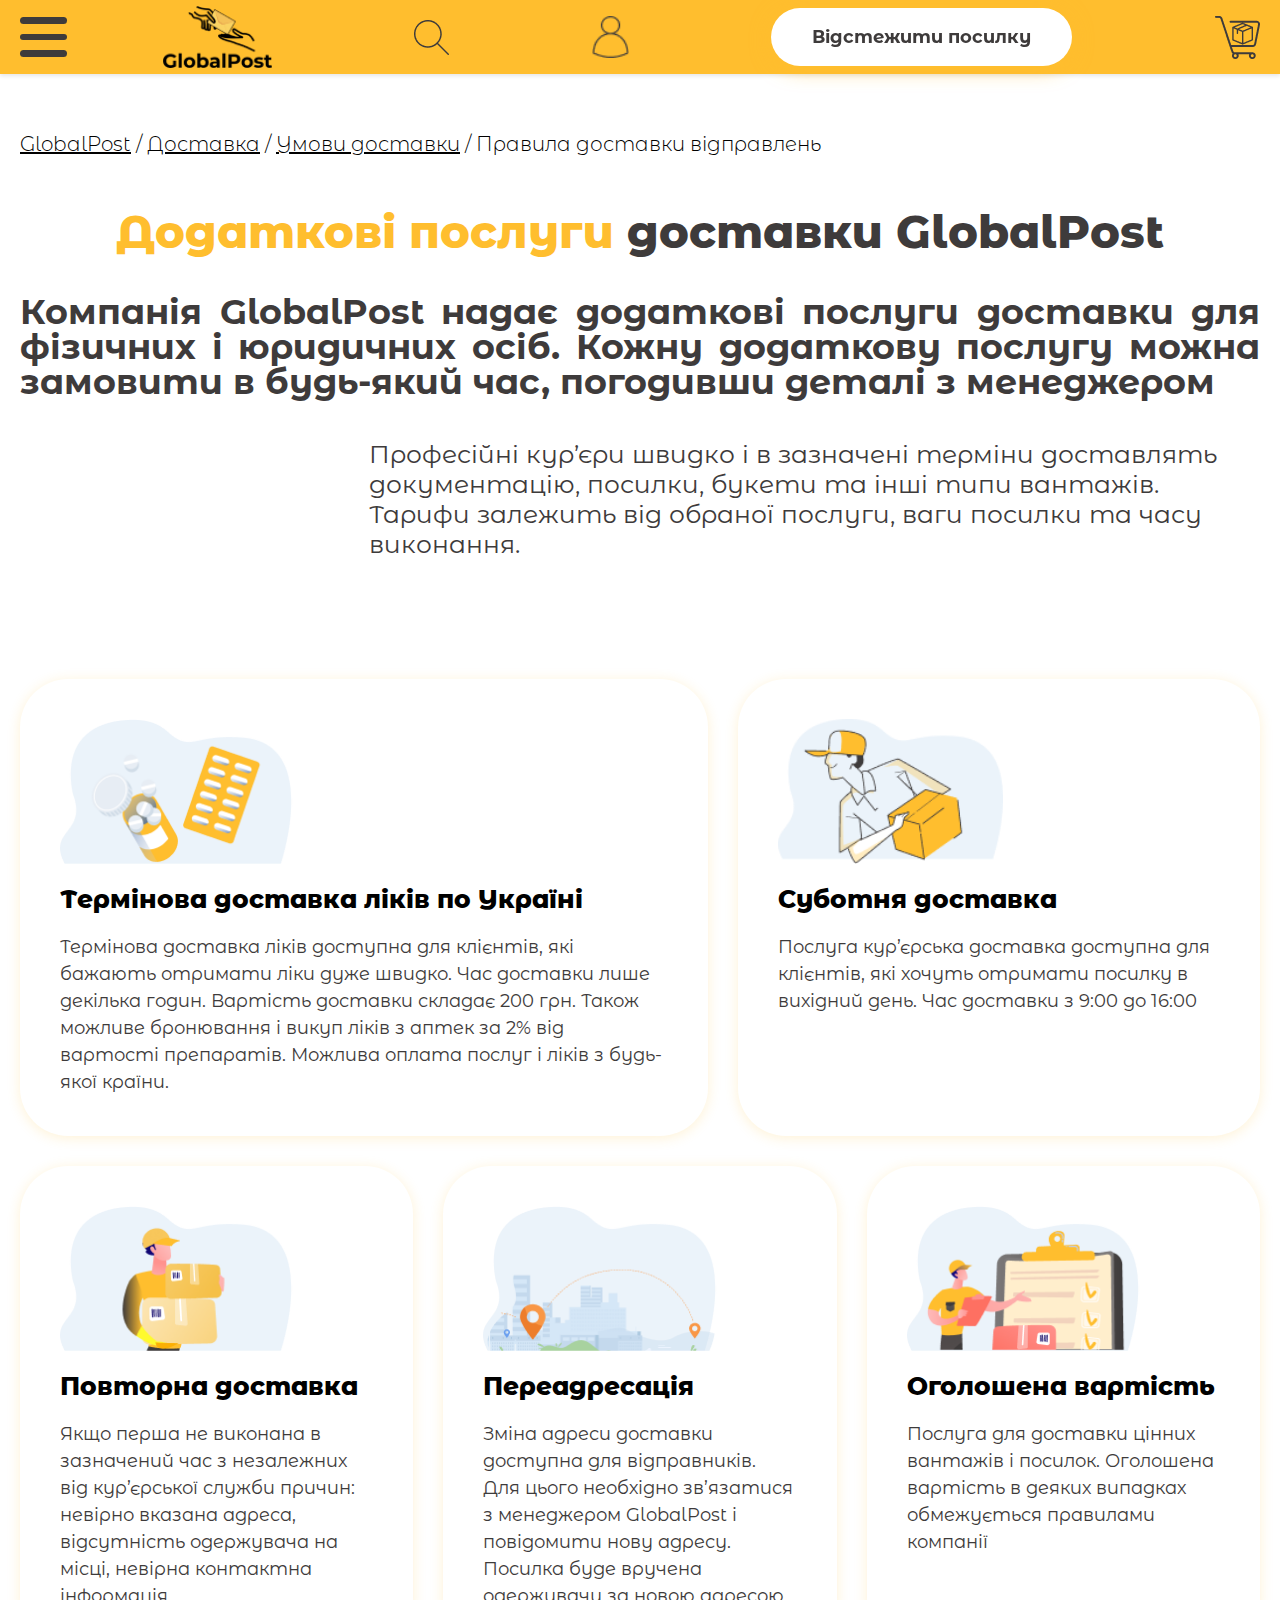
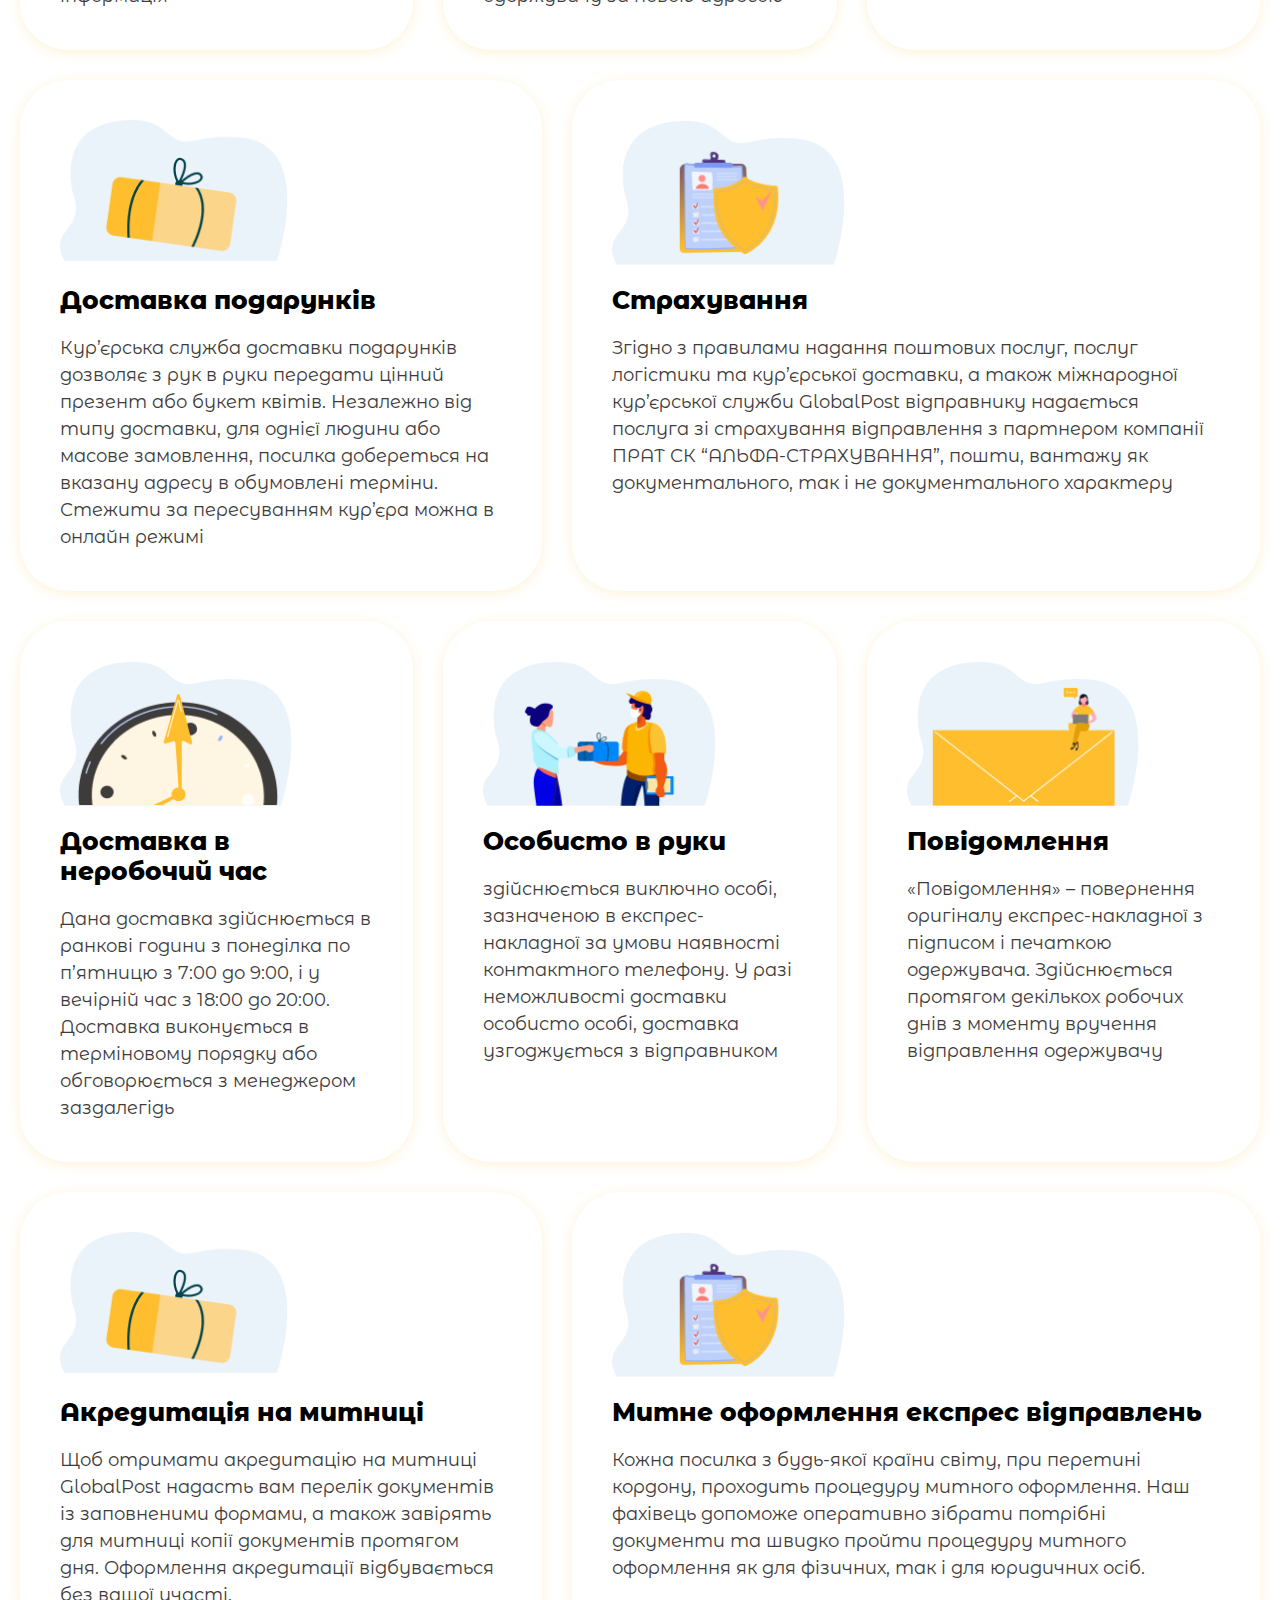
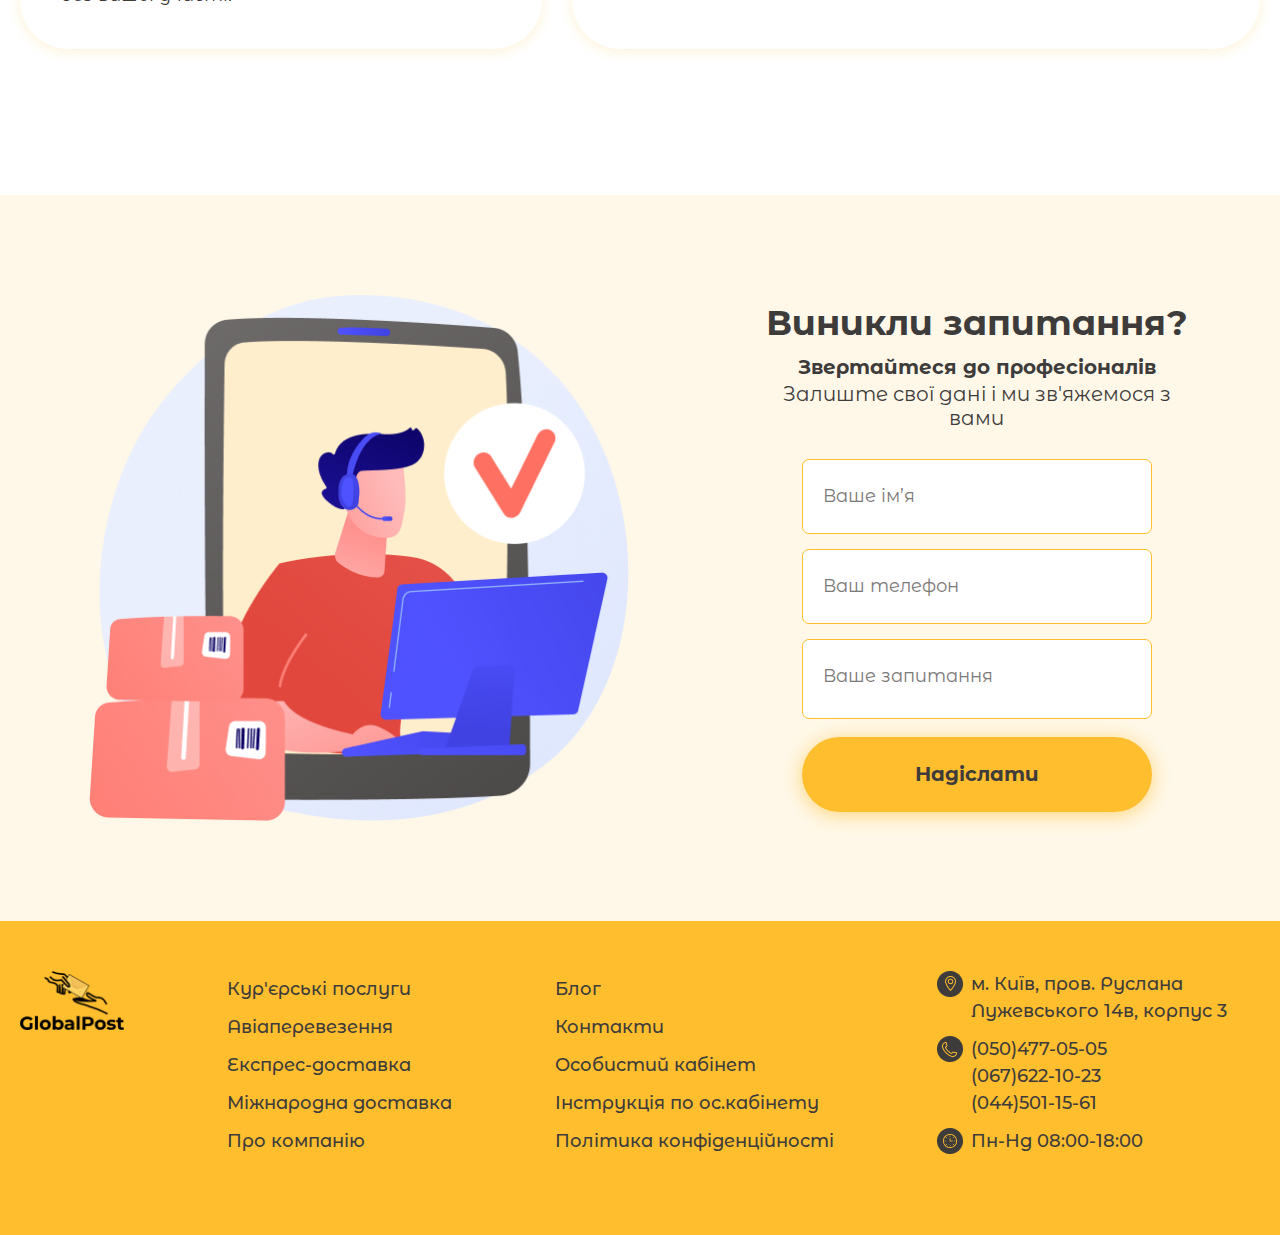
<file: extra-services.html>
<!DOCTYPE html>
<html lang="en">
<head>
    <meta charset="UTF-8">
    <meta http-equiv="X-UA-Compatible" content="IE=edge">
    <meta name="viewport" content="width=device-width, initial-scale=1.0">
    <link rel="stylesheet" href="css/style.css">
    <link rel="stylesheet" href="css/null.css">
    <title>Главная</title>
</head>
<body>
    <div class="wrapper">
        <header class="header header_yellow">
            <div class="_container">
                <div class="header__content">
                    <a href="" class="header__column header__logo">
                        <img src="img/logo.png" alt="">
                    </a>
                    <div class="header__column header__menu menu">
                        <div class="menu__icon icon-menu">
                            <span></span>
                            <span></span>
                            <span></span>
                        </div>
                        <nav class="menu__body">
                            <ul class="menu__list">
                                <li><a href="" class="menu__link menu__link_with-arrow">Про нас</a></li>
                                <li class="_dropdown-opener">
                                    <span class="menu__link menu__link_with-arrow">Доставка</span>
                                    <div class="_dropdown-opener__menu delivery-menu">
                                        <div class="delivery-menu__items">
                                            <div class="delivery-menu__item">
                                                <div class="delivery-menu__image"><img src="img/delivery-menu/UA-delivery.svg" alt=""></div>
                                                <div class="delivery-menu__title">Доставка по Україні</div>
                                                <ul class="delivery-menu__list">
                                                    <li><a href="" class="delivery-menu__link">Експрес-доставка по Україні</a></li>
                                                    <li><a href="" class="delivery-menu__link">Послуги кур’єра</a></li>
                                                </ul>
                                            </div>
                                            <div class="delivery-menu__item">
                                                <div class="delivery-menu__image"><img src="img/delivery-menu/world-delivery.svg" alt=""></div>
                                                <div class="delivery-menu__title">Міжнародна доставка</div>
                                                <ul class="delivery-menu__list">
                                                    <li><a href="" class="delivery-menu__link">Спец тарифи для українських модельєрів-партнерів</a></li>
                                                    <li><a href="" class="delivery-menu__link">Ukrainian Fashion</a></li>
                                                    <li><a href="" class="delivery-menu__link">Митне оформлення</a></li>
                                                    <li><a href="" class="delivery-menu__link">Перевезення цінностей</a></li>
                                                    <li><a href="" class="delivery-menu__link">Посилки з Європи</a></li>
                                                    <li><a href="" class="delivery-menu__link">Експорт з UPS</a></li>
                                                    <li><a href="" class="delivery-menu__link">Про міжнародну доставку</a></li>
                                                </ul>
                                            </div>
                                            <div class="delivery-menu__item">
                                                <div class="delivery-menu__image"><img src="img/delivery-menu/extra-services.svg" alt=""></div>
                                                <div class="delivery-menu__title">Додаткові послуги</div>
                                                <ul class="delivery-menu__list">
                                                    <li><a href="" class="delivery-menu__link">Додаткові послуги</a></li>
                                                    <li><a href="" class="delivery-menu__link">Правила доставки відправлень</a></li>
                                                    <li><a href="" class="delivery-menu__link">Терміни доставки</a></li>
                                                    <li><a href="" class="delivery-menu__link">Відповідальність GlobalPost</a></li>
                                                </ul>
                                            </div>
                                            <div class="delivery-menu__item">
                                                <div class="delivery-menu__image"><img src="img/delivery-menu/extra-info.svg" alt=""></div>
                                                <div class="delivery-menu__title">Додаткова інформація</div>
                                                <ul class="delivery-menu__list">
                                                    <li><a href="" class="delivery-menu__link">Документи для оформлення відправлень</a></li>
                                                    <li><a href="" class="delivery-menu__link">Правила доставки відправлень</a></li>
                                                    <li><a href="" class="delivery-menu__link">Про міжнародну доставку</a></li>
                                                </ul>
                                            </div>
                                        </div>
                                    </div>
                                </li>
                                <li><a href="" class="menu__link">Блог</a></li>
                                <li><a href="" class="menu__link">Контакти</a></li>
                                <li class="_dropdown-opener language">
                                    <span href="" class="menu__link menu__link_with-arrow">Укр</span>
                                    <div class="_dropdown-opener__menu language__menu">
                                        <ul class="language__list">
                                            <li><a href="" class="language__link">Укр</a></li>
                                            <li><a href="" class="language__link">Рус</a></li>
                                            <li><a href="" class="language__link">Eng</a></li>
                                        </ul>
                                    </div>
                                </li>
                            </ul>
                        </nav>
                    </div>
                    <a href="" class="header__column header__search search-header" data-da="menu__body,2,992">
                        <img src="img/icons/search.png" alt="">
                    </a>
                    <a href="" class="header__column header__user" data-da="menu__body,3,992"><img src="img/icons/user.png" alt=""></a>
                    <div class="header__column header__track track">
                        <a href="" class="track__btn btn">
                            Відстежити посилку
                        </a>
                        <a href="" class="track__mobile-btn track__mobile-btn_open">
                            <img src="img/icons/search2.svg" alt="">
                        </a>
                        <a href="" class="track__mobile-btn track__mobile-btn_close">
                            <img src="img/icons/arrow-up-track.png" alt="">
                        </a>
                        <form class="track__input" data-da="header__content-track,0,992">
                            <input autocomplete="off" type="text" name="form[]" data-error="Помилка"
                                        data-value="" placeholder="Номер відстеження">
                            <button type="submit" class="track__input-btn"><img src="img/icons/search2.svg" alt=""></button>
                        </form>
                    </div>
                    <div class="header__column header__phones" data-da="menu__body,1,1400">
                        <div class="header__phone"><a href="tel:0445011561">(044) 501-15-61</a></div>
                        <div class="header__phone"><a href="tel:0504770505">(050) 477-05-05</a></div>
                        <div class="header__phone"><a href="tel:0676221023">(067) 622-10-23</a></div>
                    </div>
                    <a href="" class="header__column header__cart" data-da="menu__body,4,992">
                        <img src="img/icons/shopping-cart.png" alt="">
                    </a>
                </div>
                <div class="header__content-track content-track-header">
                </div>
                <div class="header__content-search search" data-da="menu__body,5,992">
                    <form action="" class="search__form">
                        <div class="search__input">
                            <input autocomplete="off" type="text" name="form[]" data-error="Помилка"
                                        data-value="" placeholder="Пошук">
                            <button type="submit"><img src="img/icons/search.png" alt=""></button>
                        </div>
                        <button type="reset" class="search__reset-btn"><img src="img/icons/reset.svg" alt=""></button>
                    </form>
                </div>
                <div class="header__content-calculator calculator">

                </div>
            </div>
        </header>
        <main class="page">
            <nav class="page__breadcrumbs breadcrumbs">
                <div class="breadcrumbs__container _container">
                    <ul class="breadcrumbs__list">
                        <li><a href="" class="breadcrumbs__link">GlobalPost</a></li>
                        <li><a href="" class="breadcrumbs__link">Доставка</a></li>
                        <li><a href="" class="breadcrumbs__link">Умови доставки</a></li>
                        <li><span class="breadcrumbs__item">Правила доставки відправлень</span></li>
                    </ul>
                </div>
            </nav>
            <div class="page__add-services add-services">
                <div class="add-services__container _container">
                    <div class="add-services__title title"><span>Додаткові послуги</span> доставки GlobalPost</div>
                    <div class="add-services__top-text title_middle">Компанія GlobalPost надає додаткові послуги доставки для фізичних і юридичних осіб. Кожну додаткову послугу можна замовити в будь-який час, погодивши деталі з менеджером</div>
                    <div class="add-services__right-text text"><p>Професійні кур’єри швидко і в зазначені терміни доставлять документацію, посилки, букети та інші типи вантажів. Тарифи залежить від обраної послуги, ваги посилки та часу виконання.</p></div>
                    <div class="add-services__items">
                        <div class="add-services__item add-services__item_big">
                            <div class="add-services__image"><img src="img/additional-services/drug-delivery.png" alt=""></div>
                            <div class="add-services__name">Термінова доставка ліків по Україні</div>
                            <div class="add-services__text">Термінова доставка ліків доступна для клієнтів, які бажають отримати ліки дуже швидко. Час доставки лише декілька годин. Вартість доставки складає 200 грн. Також можливе бронювання і викуп ліків з аптек за 2% від вартості препаратів. Можлива оплата послуг і ліків з будь-якої країни.</div>
                        </div>
                        <div class="add-services__item add-services__item_medium">
                            <div class="add-services__image"><img src="img/additional-services/saturday-delivery.png" alt=""></div>
                            <div class="add-services__name">Суботня доставка</div>
                            <div class="add-services__text">Послуга кур’єрська доставка доступна для клієнтів, які хочуть отримати посилку в вихідний день. Час доставки з 9:00 до 16:00</div>
                        </div>
                        <div class="add-services__item add-services__item_small">
                            <div class="add-services__image"><img src="img/additional-services/repeated-delivery.png" alt=""></div>
                            <div class="add-services__name">Повторна доставка</div>
                            <div class="add-services__text">Якщо перша не виконана в зазначений час з незалежних від кур’єрської служби причин: невірно вказана адреса, відсутність одержувача на місці, невірна контактна інформація</div>
                        </div>
                        <div class="add-services__item add-services__item_small">
                            <div class="add-services__image"><img src="img/additional-services/redirection.png" alt=""></div>
                            <div class="add-services__name">Переадресація</div>
                            <div class="add-services__text">Зміна адреси доставки доступна для відправників. Для цього необхідно зв’язатися з менеджером GlobalPost і повідомити нову адресу. Посилка буде вручена одержувачу за новою адресою</div>
                        </div>
                        <div class="add-services__item add-services__item_small">
                            <div class="add-services__image"><img src="img/additional-services/announced-price.png" alt=""></div>
                            <div class="add-services__name">Оголошена вартість</div>
                            <div class="add-services__text">Послуга для доставки цінних вантажів і посилок. Оголошена вартість в деяких випадках обмежується правилами компанії</div>
                        </div>
                        <div class="add-services__item add-services__item_medium">
                            <div class="add-services__image"><img src="img/additional-services/delivery-of-gifts.png" alt=""></div>
                            <div class="add-services__name">Доставка подарунків</div>
                            <div class="add-services__text">Кур’єрська служба доставки подарунків дозволяє з рук в руки передати цінний презент або букет квітів. Незалежно від типу доставки, для однієї людини або масове замовлення, посилка добереться на вказану адресу в обумовлені терміни. Стежити за пересуванням кур’єра можна в онлайн режимі</div>
                        </div>
                        <div class="add-services__item add-services__item_big">
                            <div class="add-services__image"><img src="img/additional-services/insurance.png" alt=""></div>
                            <div class="add-services__name">Страхування</div>
                            <div class="add-services__text">Згідно з правилами надання поштових послуг, послуг логістики та кур’єрської доставки, а також міжнародної кур’єрської служби GlobalPost відправнику надається послуга зі страхування відправлення з партнером компанії ПРАТ СК “АЛЬФА-СТРАХУВАННЯ”, пошти, вантажу як документального, так і не документального характеру</div>
                        </div>
                        <div class="add-services__item add-services__item_small">
                            <div class="add-services__image"><img src="img/additional-services/delivery-non-working-hours.png" alt=""></div>
                            <div class="add-services__name">Доставка в неробочий час</div>
                            <div class="add-services__text">Дана доставка здійснюється в ранкові години з понеділка по п’ятницю з 7:00 до 9:00, і у вечірній час з 18:00 до 20:00. Доставка виконується в терміновому порядку або обговорюється з менеджером заздалегідь</div>
                        </div>
                        <div class="add-services__item add-services__item_small">
                            <div class="add-services__image"><img src="img/additional-services/personally-in-hand.png" alt=""></div>
                            <div class="add-services__name">Особисто в руки</div>
                            <div class="add-services__text">здійснюється виключно особі, зазначеною в експрес-накладної за умови наявності контактного телефону. У разі неможливості доставки особисто особі, доставка узгоджується з відправником</div>
                        </div>
                        <div class="add-services__item add-services__item_small">
                            <div class="add-services__image"><img src="img/additional-services/message.png" alt=""></div>
                            <div class="add-services__name">Повідомлення</div>
                            <div class="add-services__text">«Повідомлення» – повернення оригіналу експрес-накладної з підписом і печаткою одержувача. Здійснюється протягом декількох робочих днів з моменту вручення відправлення одержувачу</div>
                        </div>
                        <div class="add-services__item add-services__item_medium">
                            <div class="add-services__image"><img src="img/additional-services/accreditation-at-customs.png" alt=""></div>
                            <div class="add-services__name">Акредитація на митниці</div>
                            <div class="add-services__text">Щоб отримати акредитацію на митниці GlobalPost надасть вам перелік документів із заповненими формами, а також завірять для митниці копії документів протягом дня. Оформлення акредитації відбувається без вашої участі.</div>
                        </div>
                        <div class="add-services__item add-services__item_big">
                            <div class="add-services__image"><img src="img/additional-services/customs-clearance-of-express-shipments.png" alt=""></div>
                            <div class="add-services__name">Митне оформлення експрес відправлень</div>
                            <div class="add-services__text">Кожна посилка з будь-якої країни світу, при перетині кордону, проходить процедуру митного оформлення. Наш фахівець допоможе оперативно зібрати потрібні документи та швидко пройти процедуру митного оформлення як для фізичних, так і для юридичних осіб.</div>
                        </div>
                    </div>
                </div>
            </div>
            <section class="page__feedback feedback">
                <div class="feedback__container _container">
                    <div class="feedback__image"><img src="img/feedback.png" alt=""></div>
                    <div class="feedback__body">
                        <div class="feedback__title title_middle">Виникли запитання?</div>
                        <div class="feedback__text">
                            <p class="feedback__text_bold">Звертайтеся до професіоналів</p>
                            <p>Залиште свої дані і ми зв'яжемося з вами</p>
                        </div>
                        <form action="post" class="feedback__form">
                            <div class="feedback__input">
                                <input type="text" name="name" placeholder="Ваше ім’я">
                            </div>
                            <div class="feedback__input">
                                <input type="tel" name="phone" placeholder="Ваш телефон">
                            </div>
                            <div class="feedback__input">
                                <textarea name="question" placeholder="Ваше запитання"></textarea>
                            </div>
                            <button type="submit" class="feedback__btn btn">Надіслати</button>
                        </form>
                    </div>
                </div>
            </section>
        </main>
        <footer class="footer">
            <div class="footer__content _container">
                <div class="footer__columns">
                    <div class="footer__column footer__logo">
                        <a href="">
                            <img src="img/logo.png" alt="">
                        </a>
                    </div>
                    <ul class="footer__column menu-footer">
                        <li><a href="" class="menu-footer__link">Кур'єрські послуги</a></li>
                        <li><a href="" class="menu-footer__link">Авіаперевезення</a></li>
                        <li><a href="" class="menu-footer__link">Експрес-доставка</a></li>
                        <li><a href="" class="menu-footer__link">Міжнародна доставка</a></li>
                        <li><a href="" class="menu-footer__link">Про компанію</a></li>
                    </ul>
                    <ul class="footer__column menu-footer">
                        <li><a href="" class="menu-footer__link">Блог</a></li>
                        <li><a href="" class="menu-footer__link">Контакти</a></li>
                        <li><a href="" class="menu-footer__link">Особистий кабiнет</a></li>
                        <li><a href="" class="menu-footer__link">Інструкція по ос.кабiнету</a></li>
                        <li><a href="" class="menu-footer__link">Політика конфіденційності</a></li>
                    </ul>
                    <ul class="footer__column contacts-footer">
                        <li>
                            <div class="contacts-footer__image"><img src="img/icons/maps.png" alt=""></div>
                            <span class="contacts-footer__text">м. Київ, пров. Руслана Лужевського 14в, корпус 3</span>
                        </li>
                        <li>
                            <div class="contacts-footer__image"><img src="img/icons/phone.png" alt=""></div>
                            <span class="contacts-footer__text">
                                <a href="tel:0504770505">(050)477-05-05</a><br>
                                <a href="tel:0676221023">(067)622-10-23</a><br>
                                <a href="tel:0445011561">(044)501-15-61</a>
                            </span>
                        </li>
                        <li>
                            <div class="contacts-footer__image"><img src="img/icons/clock.png" alt=""></div>
                            <span class="contacts-footer__text">Пн-Нд 08:00-18:00</span>
                        </li>
                    </ul>
    
                </div>
            </div>
        </footer>
    </div>
    <script src="js/script.js"></script>
    
</body>
</html>
</file>
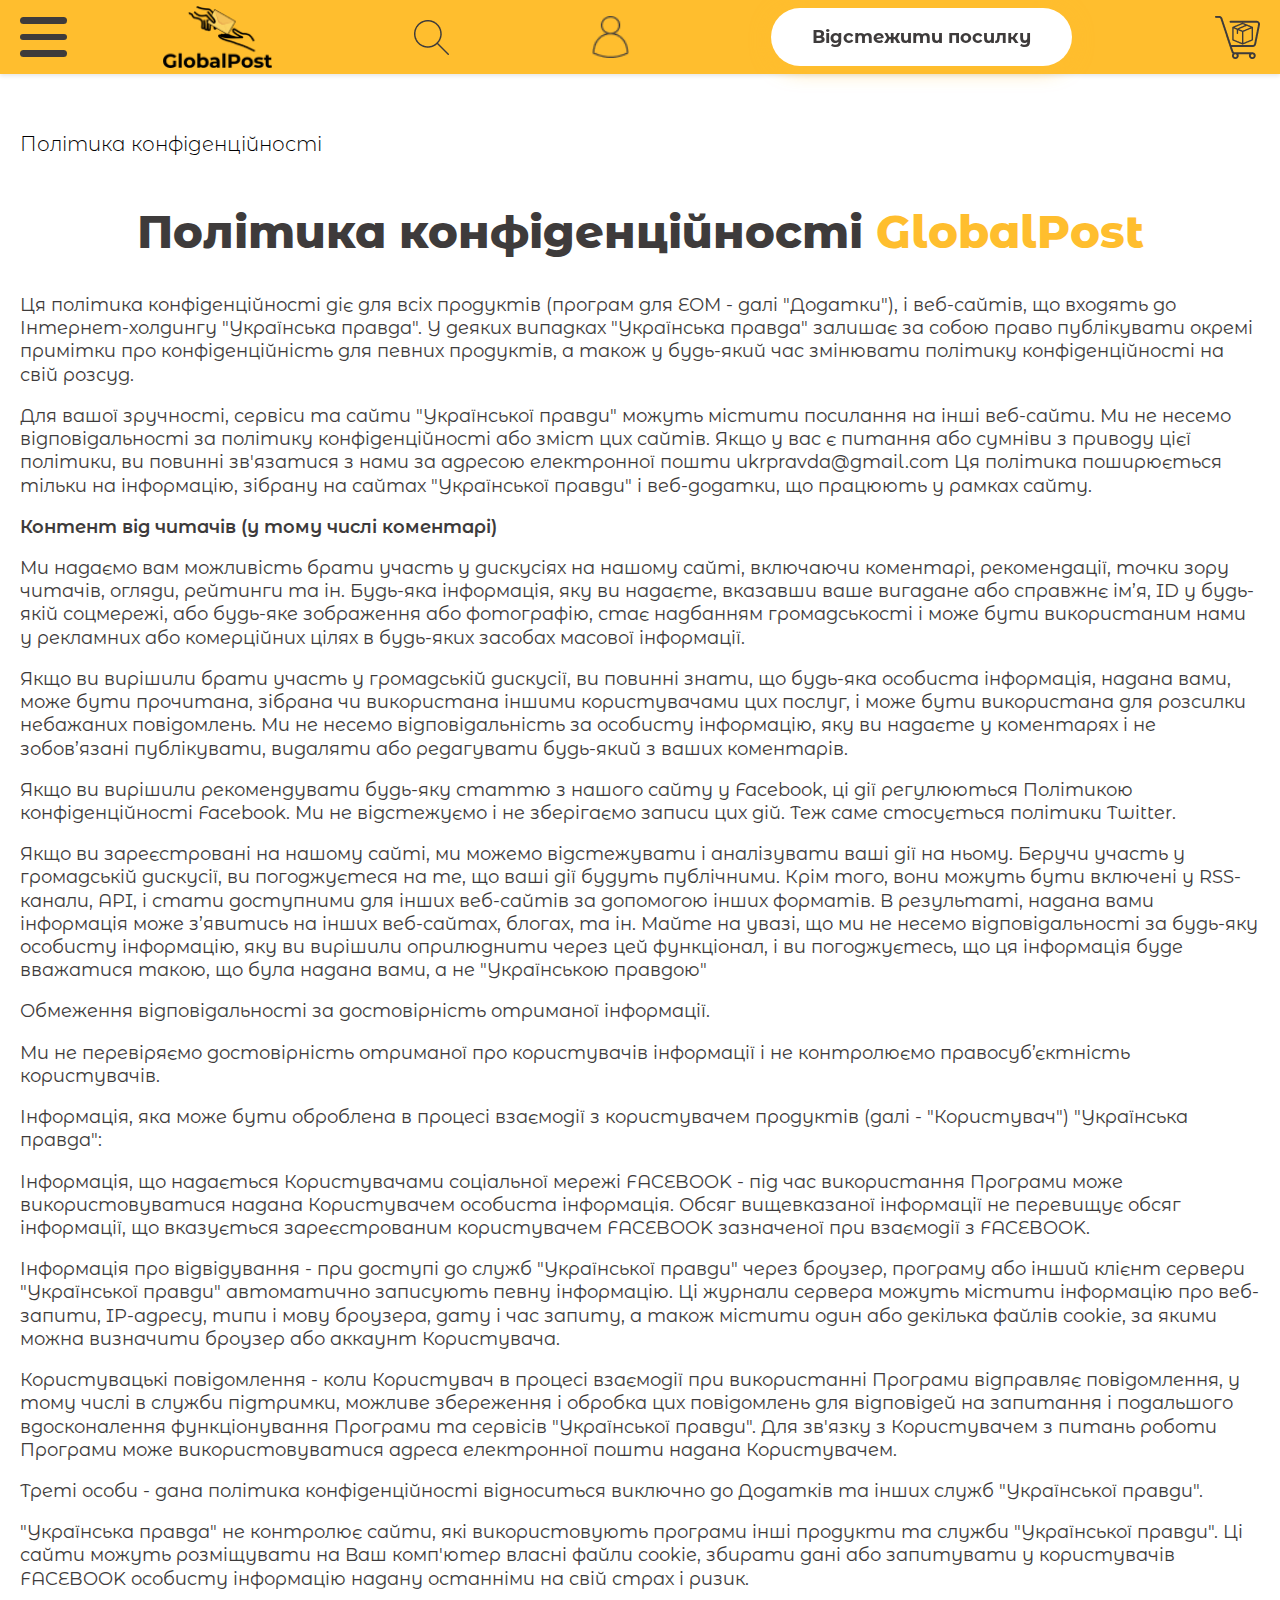
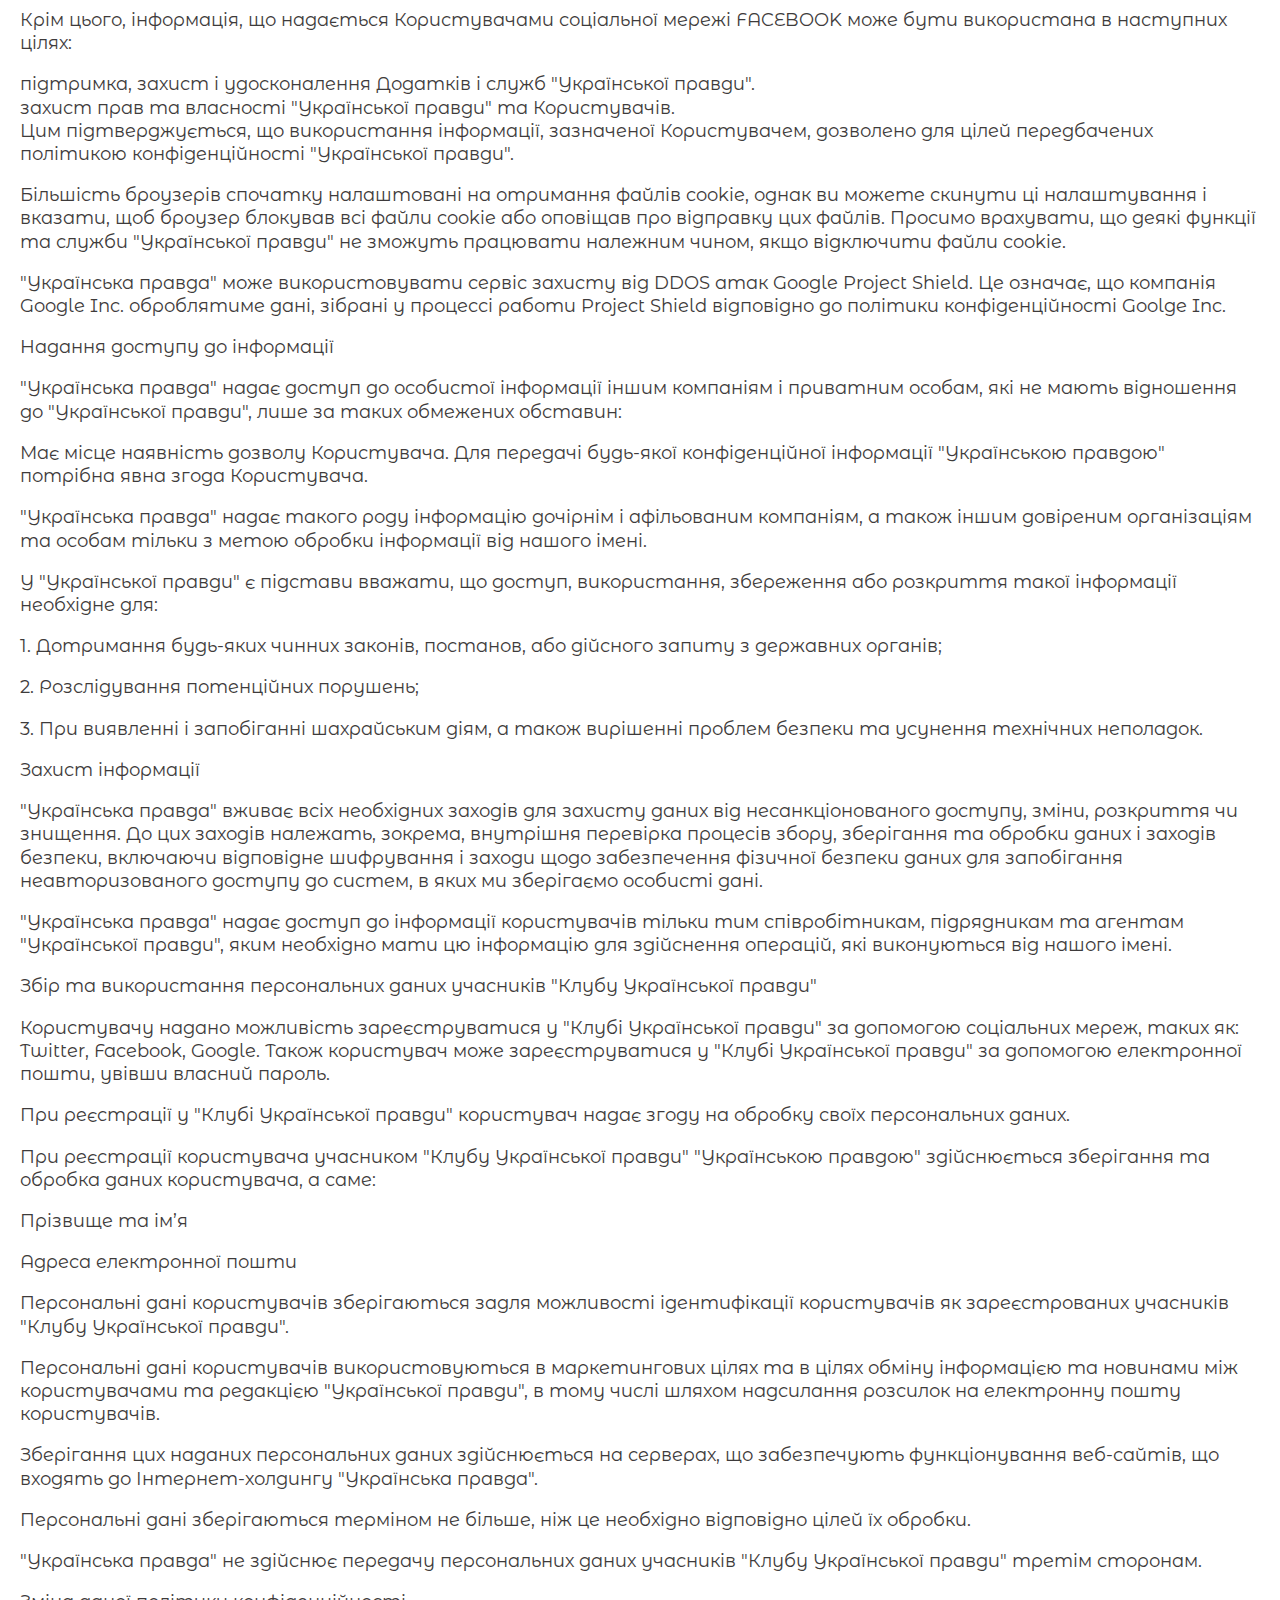
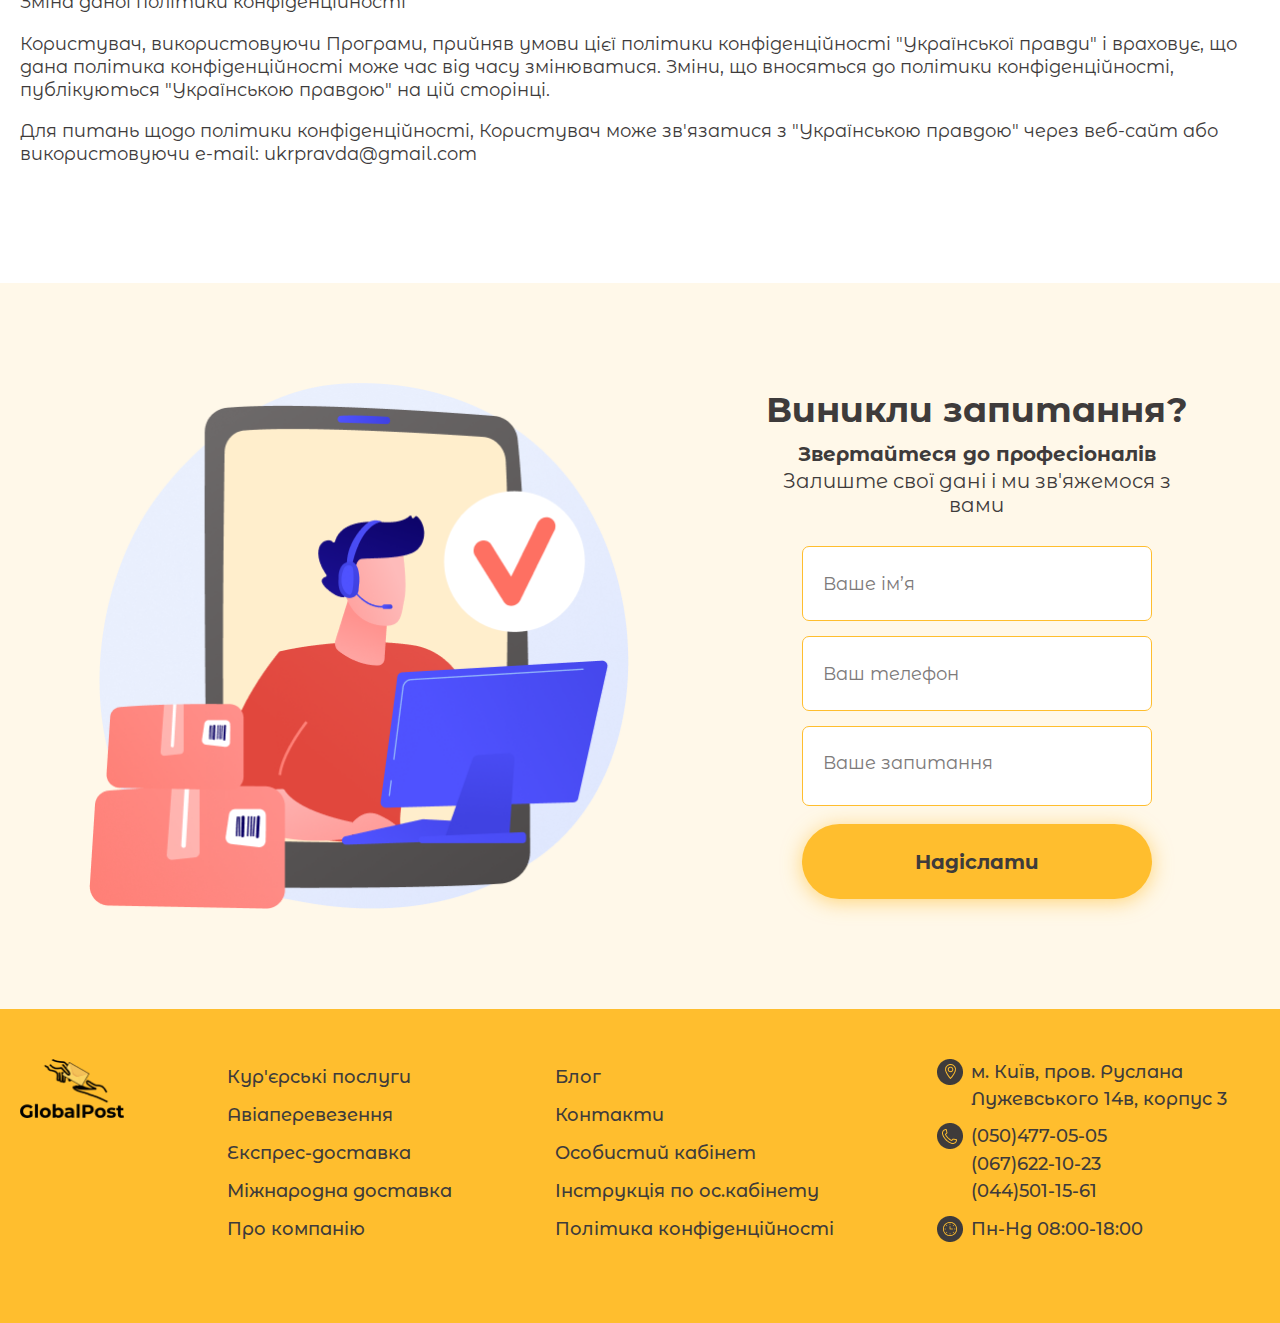
<file: privacy.html>
<!DOCTYPE html>
<html lang="en">
<head>
    <meta charset="UTF-8">
    <meta http-equiv="X-UA-Compatible" content="IE=edge">
    <meta name="viewport" content="width=device-width, initial-scale=1.0">
    <link rel="stylesheet" href="css/style.css">
    <link rel="stylesheet" href="css/null.css">
    <title>Главная</title>
</head>
<body>
    <div class="wrapper">
        <header class="header header_yellow">
            <div class="_container">
                <div class="header__content">
                    <a href="" class="header__column header__logo">
                        <img src="img/logo.png" alt="">
                    </a>
                    <div class="header__column header__menu menu">
                        <div class="menu__icon icon-menu">
                            <span></span>
                            <span></span>
                            <span></span>
                        </div>
                        <nav class="menu__body">
                            <ul class="menu__list">
                                <li><a href="" class="menu__link menu__link_with-arrow">Про нас</a></li>
                                <li class="_dropdown-opener">
                                    <span class="menu__link menu__link_with-arrow">Доставка</span>
                                    <div class="_dropdown-opener__menu delivery-menu">
                                        <div class="delivery-menu__items">
                                            <div class="delivery-menu__item">
                                                <div class="delivery-menu__image"><img src="img/delivery-menu/UA-delivery.svg" alt=""></div>
                                                <div class="delivery-menu__title">Доставка по Україні</div>
                                                <ul class="delivery-menu__list">
                                                    <li><a href="" class="delivery-menu__link">Експрес-доставка по Україні</a></li>
                                                    <li><a href="" class="delivery-menu__link">Послуги кур’єра</a></li>
                                                </ul>
                                            </div>
                                            <div class="delivery-menu__item">
                                                <div class="delivery-menu__image"><img src="img/delivery-menu/world-delivery.svg" alt=""></div>
                                                <div class="delivery-menu__title">Міжнародна доставка</div>
                                                <ul class="delivery-menu__list">
                                                    <li><a href="" class="delivery-menu__link">Спец тарифи для українських модельєрів-партнерів</a></li>
                                                    <li><a href="" class="delivery-menu__link">Ukrainian Fashion</a></li>
                                                    <li><a href="" class="delivery-menu__link">Митне оформлення</a></li>
                                                    <li><a href="" class="delivery-menu__link">Перевезення цінностей</a></li>
                                                    <li><a href="" class="delivery-menu__link">Посилки з Європи</a></li>
                                                    <li><a href="" class="delivery-menu__link">Експорт з UPS</a></li>
                                                    <li><a href="" class="delivery-menu__link">Про міжнародну доставку</a></li>
                                                </ul>
                                            </div>
                                            <div class="delivery-menu__item">
                                                <div class="delivery-menu__image"><img src="img/delivery-menu/extra-services.svg" alt=""></div>
                                                <div class="delivery-menu__title">Додаткові послуги</div>
                                                <ul class="delivery-menu__list">
                                                    <li><a href="" class="delivery-menu__link">Додаткові послуги</a></li>
                                                    <li><a href="" class="delivery-menu__link">Правила доставки відправлень</a></li>
                                                    <li><a href="" class="delivery-menu__link">Терміни доставки</a></li>
                                                    <li><a href="" class="delivery-menu__link">Відповідальність GlobalPost</a></li>
                                                </ul>
                                            </div>
                                            <div class="delivery-menu__item">
                                                <div class="delivery-menu__image"><img src="img/delivery-menu/extra-info.svg" alt=""></div>
                                                <div class="delivery-menu__title">Додаткова інформація</div>
                                                <ul class="delivery-menu__list">
                                                    <li><a href="" class="delivery-menu__link">Документи для оформлення відправлень</a></li>
                                                    <li><a href="" class="delivery-menu__link">Правила доставки відправлень</a></li>
                                                    <li><a href="" class="delivery-menu__link">Про міжнародну доставку</a></li>
                                                </ul>
                                            </div>
                                        </div>
                                    </div>
                                </li>
                                <li><a href="" class="menu__link">Блог</a></li>
                                <li><a href="" class="menu__link">Контакти</a></li>
                                <li class="_dropdown-opener language">
                                    <span href="" class="menu__link menu__link_with-arrow">Укр</span>
                                    <div class="_dropdown-opener__menu language__menu">
                                        <ul class="language__list">
                                            <li><a href="" class="language__link">Укр</a></li>
                                            <li><a href="" class="language__link">Рус</a></li>
                                            <li><a href="" class="language__link">Eng</a></li>
                                        </ul>
                                    </div>
                                </li>
                            </ul>
                        </nav>
                    </div>
                    <a href="" class="header__column header__search search-header" data-da="menu__body,2,992">
                        <img src="img/icons/search.png" alt="">
                    </a>
                    <a href="" class="header__column header__user" data-da="menu__body,3,992"><img src="img/icons/user.png" alt=""></a>
                    <div class="header__column header__track track">
                        <a href="" class="track__btn btn">
                            Відстежити посилку
                        </a>
                        <a href="" class="track__mobile-btn track__mobile-btn_open">
                            <img src="img/icons/search2.svg" alt="">
                        </a>
                        <a href="" class="track__mobile-btn track__mobile-btn_close">
                            <img src="img/icons/arrow-up-track.png" alt="">
                        </a>
                        <form class="track__input" data-da="header__content-track,0,992">
                            <input autocomplete="off" type="text" name="form[]" data-error="Помилка"
                                        data-value="" placeholder="Номер відстеження">
                            <button type="submit" class="track__input-btn"><img src="img/icons/search2.svg" alt=""></button>
                        </form>
                    </div>
                    <div class="header__column header__phones" data-da="menu__body,1,1400">
                        <div class="header__phone"><a href="tel:0445011561">(044) 501-15-61</a></div>
                        <div class="header__phone"><a href="tel:0504770505">(050) 477-05-05</a></div>
                        <div class="header__phone"><a href="tel:0676221023">(067) 622-10-23</a></div>
                    </div>
                    <a href="" class="header__column header__cart" data-da="menu__body,4,992">
                        <img src="img/icons/shopping-cart.png" alt="">
                    </a>
                </div>
                <div class="header__content-track content-track-header">
                </div>
                <div class="header__content-search search" data-da="menu__body,5,992">
                    <form action="" class="search__form">
                        <div class="search__input">
                            <input autocomplete="off" type="text" name="form[]" data-error="Помилка"
                                        data-value="" placeholder="Пошук">
                            <button type="submit"><img src="img/icons/search.png" alt=""></button>
                        </div>
                        <button type="reset" class="search__reset-btn"><img src="img/icons/reset.svg" alt=""></button>
                    </form>
                </div>
                <div class="header__content-calculator calculator">

                </div>
            </div>
        </header>
        <main class="page">
            <nav class="page__breadcrumbs breadcrumbs">
                <div class="breadcrumbs__container _container">
                    <ul class="breadcrumbs__list">
                        <li><span class="breadcrumbs__item">Політика конфіденційності</span></li>
                    </ul>
                </div>
            </nav>
            <div class="page__info info">
                <div class="info__container _container">
                    <div class="info__title title">Політика конфіденційності <span>GlobalPost</span></div>
                    <div class="info__text small-text">
                        <p>Ця політика конфіденційності діє для всіх продуктів (програм для ЕОМ - далі "Додатки"), і веб-сайтів, що входять до Інтернет-холдингу "Українська правда". У деяких випадках "Українська правда" залишає за собою право публікувати окремі примітки про конфіденційність для певних продуктів, а також у будь-який час змінювати політику конфіденційності на свій розсуд.</p>
                        <p>Для вашої зручності, сервіси та сайти "Української правди" можуть містити посилання на інші веб-сайти. Ми не несемо відповідальності за політику конфіденційності або зміст цих сайтів. Якщо у вас є питання або сумніви з приводу цієї політики, ви повинні зв'язатися з нами за адресою електронної пошти ukrpravda@gmail.com Ця політика поширюється тільки на інформацію, зібрану на сайтах "Української правди" і веб-додатки, що працюють у рамках сайту.</p>
                        <p><span>Контент від читачів (у тому числі коментарі)</span></p>
                        <p>Ми надаємо вам можливість брати участь у дискусіях на нашому сайті, включаючи коментарі, рекомендації, точки зору читачів, огляди, рейтинги та ін. Будь-яка інформація, яку ви надаєте, вказавши ваше вигадане або справжнє ім’я, ID у будь-якій соцмережі, або будь-яке зображення або фотографію, стає надбанням громадськості і може бути використаним нами у рекламних або комерційних цілях в будь-яких засобах масової інформації.</p>
                        <p>Якщо ви вирішили брати участь у громадській дискусії, ви повинні знати, що будь-яка особиста інформація, надана вами, може бути прочитана, зібрана чи використана іншими користувачами цих послуг, і може бути використана для розсилки небажаних повідомлень. Ми не несемо відповідальність за особисту інформацію, яку ви надаєте у коментарях і не зобов’язані публікувати, видаляти або редагувати будь-який з ваших коментарів.</p>
                        <p>Якщо ви вирішили рекомендувати будь-яку статтю з нашого сайту у Facebook, ці дії регулюються Політикою конфіденційності Facebook. Ми не відстежуємо і не зберігаємо записи цих дій. Теж саме стосується політики Twitter.</p>
                        <p>Якщо ви зареєстровані на нашому сайті, ми можемо відстежувати і аналізувати ваші дії на ньому. Беручи участь у громадській дискусії, ви погоджуєтеся на те, що ваші дії будуть публічними. Крім того, вони можуть бути включені у RSS-канали, API, і стати доступними для інших веб-сайтів за допомогою інших форматів. В результаті, надана вами інформація може з’явитись на інших веб-сайтах, блогах, та ін. Майте на увазі, що ми не несемо відповідальності за будь-яку особисту інформацію, яку ви вирішили оприлюднити через цей функціонал, і ви погоджуєтесь, що ця інформація буде вважатися такою, що була надана вами, а не "Українською правдою"</p>
                        <p>Обмеження відповідальності за достовірність отриманої інформації.</p>
                        <p>Ми не перевіряємо достовірність отриманої про користувачів інформації і не контролюємо правосуб’єктність користувачів.</p>
                        <p>Інформація, яка може бути оброблена в процесі взаємодії з користувачем продуктів (далі - "Користувач") "Українська правда":</p>
                        <p>Інформація, що надається Користувачами соціальної мережі FACEBOOK - під час використання Програми може використовуватися надана Користувачем особиста інформація. Обсяг вищевказаної інформації не перевищує обсяг інформації, що вказується зареєстрованим користувачем FACEBOOK зазначеної при взаємодії з FACEBOOK. </p>
                        <p>Інформація про відвідування - при доступі до служб "Української правди" через броузер, програму або інший клієнт сервери "Української правди" автоматично записують певну інформацію. Ці журнали сервера можуть містити інформацію про веб-запити, IP-адресу, типи і мову броузера, дату і час запиту, а також містити один або декілька файлів cookie, за якими можна визначити броузер або аккаунт Користувача. </p>
                        <p>Користувацькі повідомлення - коли Користувач в процесі взаємодії при використанні Програми відправляє повідомлення, у тому числі в служби підтримки, можливе збереження і обробка цих повідомлень для відповідей на запитання і подальшого вдосконалення функціонування Програми та сервісів "Української правди". Для зв'язку з Користувачем з питань роботи Програми може використовуватися адреса електронної пошти надана Користувачем.</p>
                        <p>Треті особи - дана політика конфіденційності відноситься виключно до Додатків та інших служб "Української правди". </p>
                        <p>"Українська правда" не контролює сайти, які використовують програми інші продукти та служби "Української правди". Ці сайти можуть розміщувати на Ваш комп'ютер власні файли cookie, збирати дані або запитувати у користувачів FACEBOOK особисту інформацію надану останніми на свій страх і ризик. </p>
                        <p>Крім цього, інформація, що надається Користувачами соціальної мережі FACEBOOK може бути використана в наступних цілях: </p>
                        <p>підтримка, захист і удосконалення Додатків і служб "Української правди". <br>
                        захист прав та власності "Української правди" та Користувачів. <br>
                        Цим підтверджується, що використання інформації, зазначеної Користувачем, дозволено для цілей передбачених політикою конфіденційності "Української правди".</p>
                        <p>Більшість броузерів спочатку налаштовані на отримання файлів cookie, однак ви можете скинути ці налаштування і вказати, щоб броузер блокував всі файли cookie або оповіщав про відправку цих файлів. Просимо врахувати, що деякі функції та служби "Української правди" не зможуть працювати належним чином, якщо відключити файли cookie. </p>
                        <p>"Українська правда" може використовувати сервіс захисту від DDOS атак Google Project Shield. Це означає, що компанія Google Inc. оброблятиме дані, зібрані у процессі работи Project Shield відповідно до політики конфіденційності Goolge Inc.</p>
                        <p>Надання доступу до інформації</p>
                        <p>"Українська правда" надає доступ до особистої інформації іншим компаніям і приватним особам, які не мають відношення до "Української правди", лише за таких обмежених обставин:</p>
                        <p>Має місце наявність дозволу Користувача. Для передачі будь-якої конфіденційної інформації "Українською правдою" потрібна явна згода Користувача.</p>
                        <p>"Українська правда" надає такого роду інформацію дочірнім і афільованим компаніям, а також іншим довіреним організаціям та особам тільки з метою обробки інформації від нашого імені.</p>
                        <p>У "Української правди" є підстави вважати, що доступ, використання, збереження або розкриття такої інформації необхідне для:</p>
                        <p>1. Дотримання будь-яких чинних законів, постанов, або дійсного запиту з державних органів;</p>
                        <p>2. Розслідування потенційних порушень;</p>
                        <p>3. При виявленні і запобіганні шахрайським діям, а також вирішенні проблем безпеки та усунення технічних неполадок.</p>
                        <p>Захист інформації </p>
                        <p>"Українська правда" вживає всіх необхідних заходів для захисту даних від несанкціонованого доступу, зміни, розкриття чи знищення. До цих заходів належать, зокрема, внутрішня перевірка процесів збору, зберігання та обробки даних і заходів безпеки, включаючи відповідне шифрування і заходи щодо забезпечення фізичної безпеки даних для запобігання неавторизованого доступу до систем, в яких ми зберігаємо особисті дані. </p>
                        <p>"Українська правда" надає доступ до інформації користувачів тільки тим співробітникам, підрядникам та агентам "Української правди", яким необхідно мати цю інформацію для здійснення операцій, які виконуються від нашого імені.</p>
                        <p>Збір та використання персональних даних учасників "Клубу Української правди"</p>
                        <p>Користувачу надано можливість зареєструватися у "Клубі Української правди" за допомогою соціальних мереж, таких як: Twitter, Facebook, Google. Також користувач може зареєструватися у "Клубі Української правди" за допомогою електронної пошти, увівши власний пароль.</p>
                        <p>При реєстрації у "Клубі Української правди" користувач надає згоду на обробку своїх персональних даних.</p>
                        <p>При реєстрації користувача учасником "Клубу Української правди" "Українською правдою" здійснюється зберігання та обробка даних користувача, а саме:</p>
                        <p>Прізвище та ім’я</p>
                        <p>Адреса електронної пошти</p>
                        <p>Персональні дані користувачів зберігаються задля можливості ідентифікації користувачів як зареєстрованих учасників "Клубу Української правди".</p>
                        <p>Персональні дані користувачів використовуються в маркетингових цілях та в цілях обміну інформацією та новинами між користувачами та редакцією "Української правди", в тому числі шляхом надсилання розсилок на електронну пошту користувачів.</p>
                        <p>Зберігання цих наданих персональних даних здійснюється на серверах, що забезпечують функціонування веб-сайтів, що входять до Інтернет-холдингу "Українська правда".</p>
                        <p>Персональні дані зберігаються терміном не більше, ніж це необхідно відповідно цілей їх обробки.</p>
                        <p>"Українська правда" не здійснює передачу персональних даних учасників "Клубу Української правди" третім сторонам.</p>
                        <p>Зміна даної політики конфіденційності </p>
                        <p>Користувач, використовуючи Програми, прийняв умови цієї політики конфіденційності "Української правди" і враховує, що дана політика конфіденційності може час від часу змінюватися. Зміни, що вносяться до політики конфіденційності, публікуються "Українською правдою" на цій сторінці. </p>
                        <p>Для питань щодо політики конфіденційності, Користувач може зв'язатися з "Українською правдою" через веб-сайт або використовуючи e-mail: ukrpravda@gmail.com</p>
                    </div>
                </div>
            </div>
            <section class="page__feedback feedback">
                <div class="feedback__container _container">
                    <div class="feedback__image"><img src="img/feedback.png" alt=""></div>
                    <div class="feedback__body">
                        <div class="feedback__title title_middle">Виникли запитання?</div>
                        <div class="feedback__text">
                            <p class="feedback__text_bold">Звертайтеся до професіоналів</p>
                            <p>Залиште свої дані і ми зв'яжемося з вами</p>
                        </div>
                        <form action="post" class="feedback__form">
                            <div class="feedback__input">
                                <input type="text" name="name" placeholder="Ваше ім’я">
                            </div>
                            <div class="feedback__input">
                                <input type="tel" name="phone" placeholder="Ваш телефон">
                            </div>
                            <div class="feedback__input">
                                <textarea name="question" placeholder="Ваше запитання"></textarea>
                            </div>
                            <button type="submit" class="feedback__btn btn">Надіслати</button>
                        </form>
                    </div>
                </div>
            </section>
        </main>
        <footer class="footer">
            <div class="footer__content _container">
                <div class="footer__columns">
                    <div class="footer__column footer__logo">
                        <a href="">
                            <img src="img/logo.png" alt="">
                        </a>
                    </div>
                    <ul class="footer__column menu-footer">
                        <li><a href="" class="menu-footer__link">Кур'єрські послуги</a></li>
                        <li><a href="" class="menu-footer__link">Авіаперевезення</a></li>
                        <li><a href="" class="menu-footer__link">Експрес-доставка</a></li>
                        <li><a href="" class="menu-footer__link">Міжнародна доставка</a></li>
                        <li><a href="" class="menu-footer__link">Про компанію</a></li>
                    </ul>
                    <ul class="footer__column menu-footer">
                        <li><a href="" class="menu-footer__link">Блог</a></li>
                        <li><a href="" class="menu-footer__link">Контакти</a></li>
                        <li><a href="" class="menu-footer__link">Особистий кабiнет</a></li>
                        <li><a href="" class="menu-footer__link">Інструкція по ос.кабiнету</a></li>
                        <li><a href="" class="menu-footer__link">Політика конфіденційності</a></li>
                    </ul>
                    <ul class="footer__column contacts-footer">
                        <li>
                            <div class="contacts-footer__image"><img src="img/icons/maps.png" alt=""></div>
                            <span class="contacts-footer__text">м. Київ, пров. Руслана Лужевського 14в, корпус 3</span>
                        </li>
                        <li>
                            <div class="contacts-footer__image"><img src="img/icons/phone.png" alt=""></div>
                            <span class="contacts-footer__text">
                                <a href="tel:0504770505">(050)477-05-05</a><br>
                                <a href="tel:0676221023">(067)622-10-23</a><br>
                                <a href="tel:0445011561">(044)501-15-61</a>
                            </span>
                        </li>
                        <li>
                            <div class="contacts-footer__image"><img src="img/icons/clock.png" alt=""></div>
                            <span class="contacts-footer__text">Пн-Нд 08:00-18:00</span>
                        </li>
                    </ul>
    
                </div>
            </div>
        </footer>
    </div>
    <script src="js/script.js"></script>
    
</body>
</html>
</file>
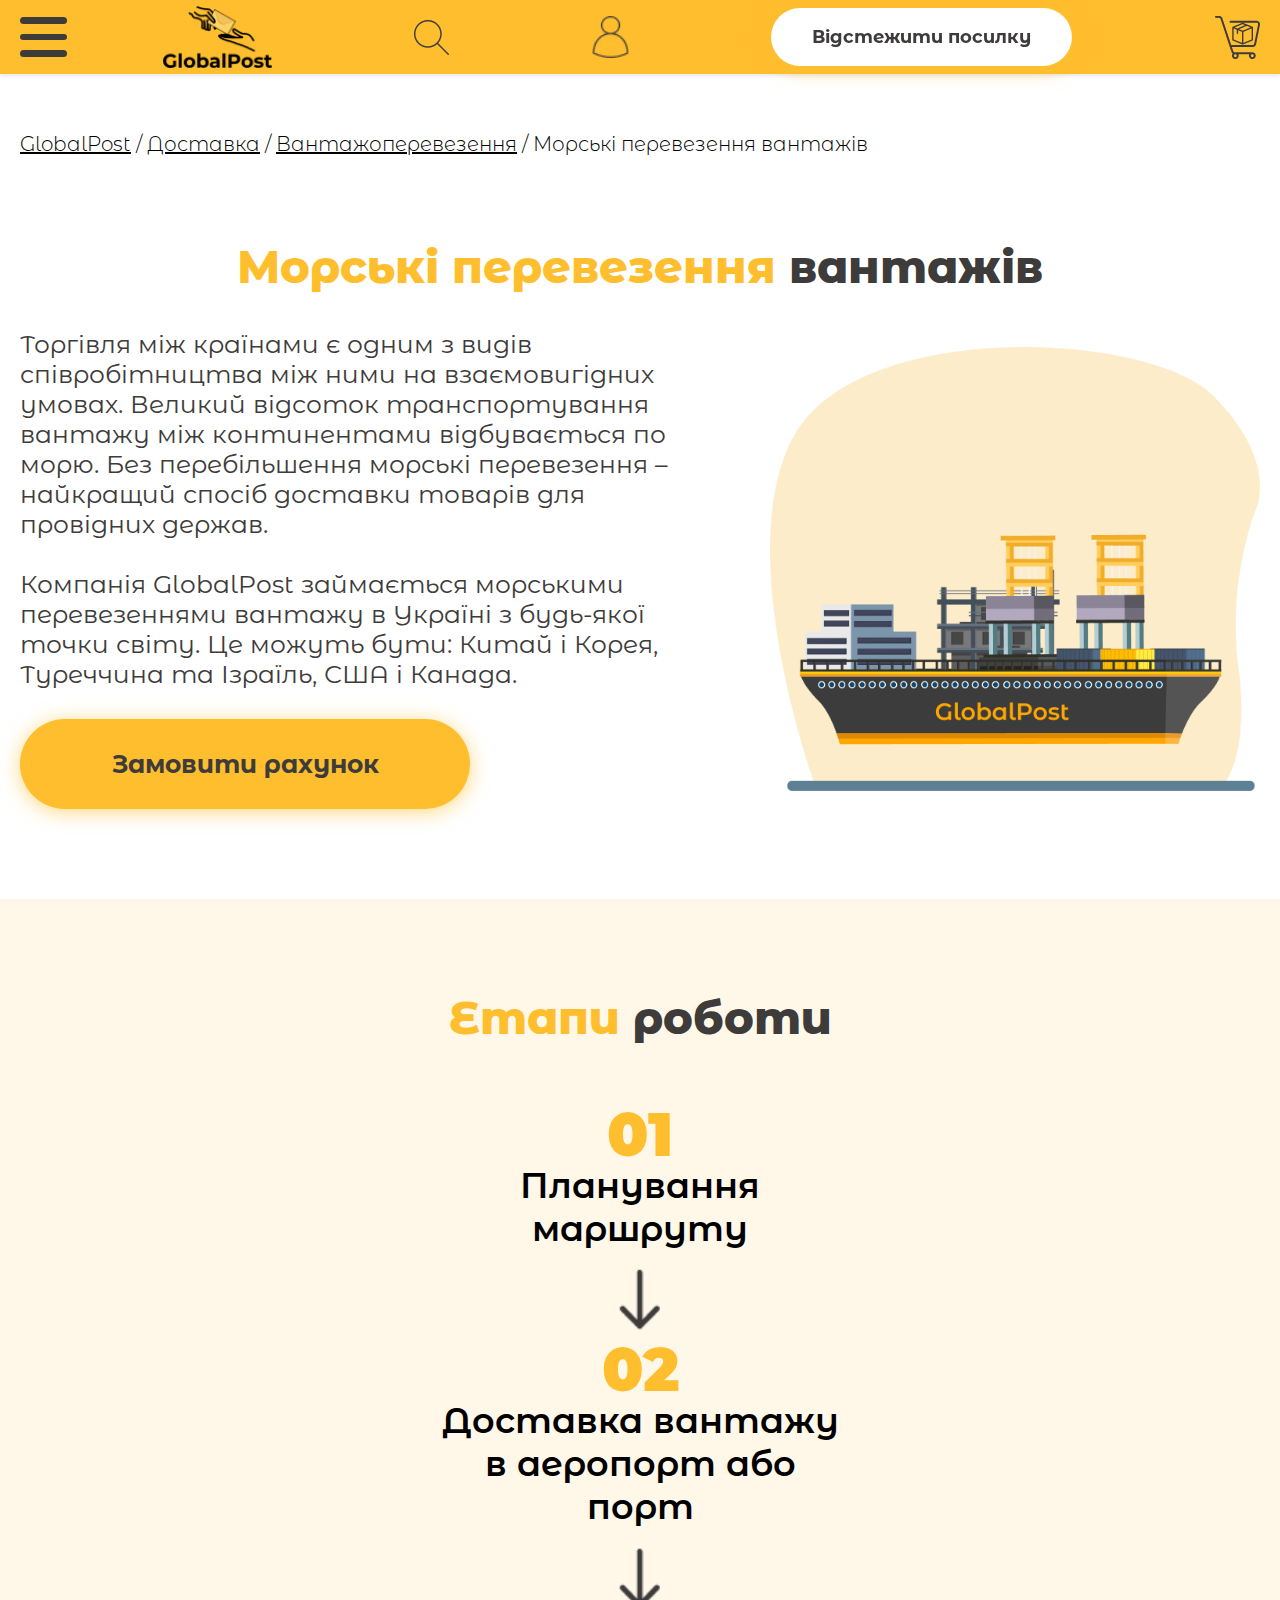
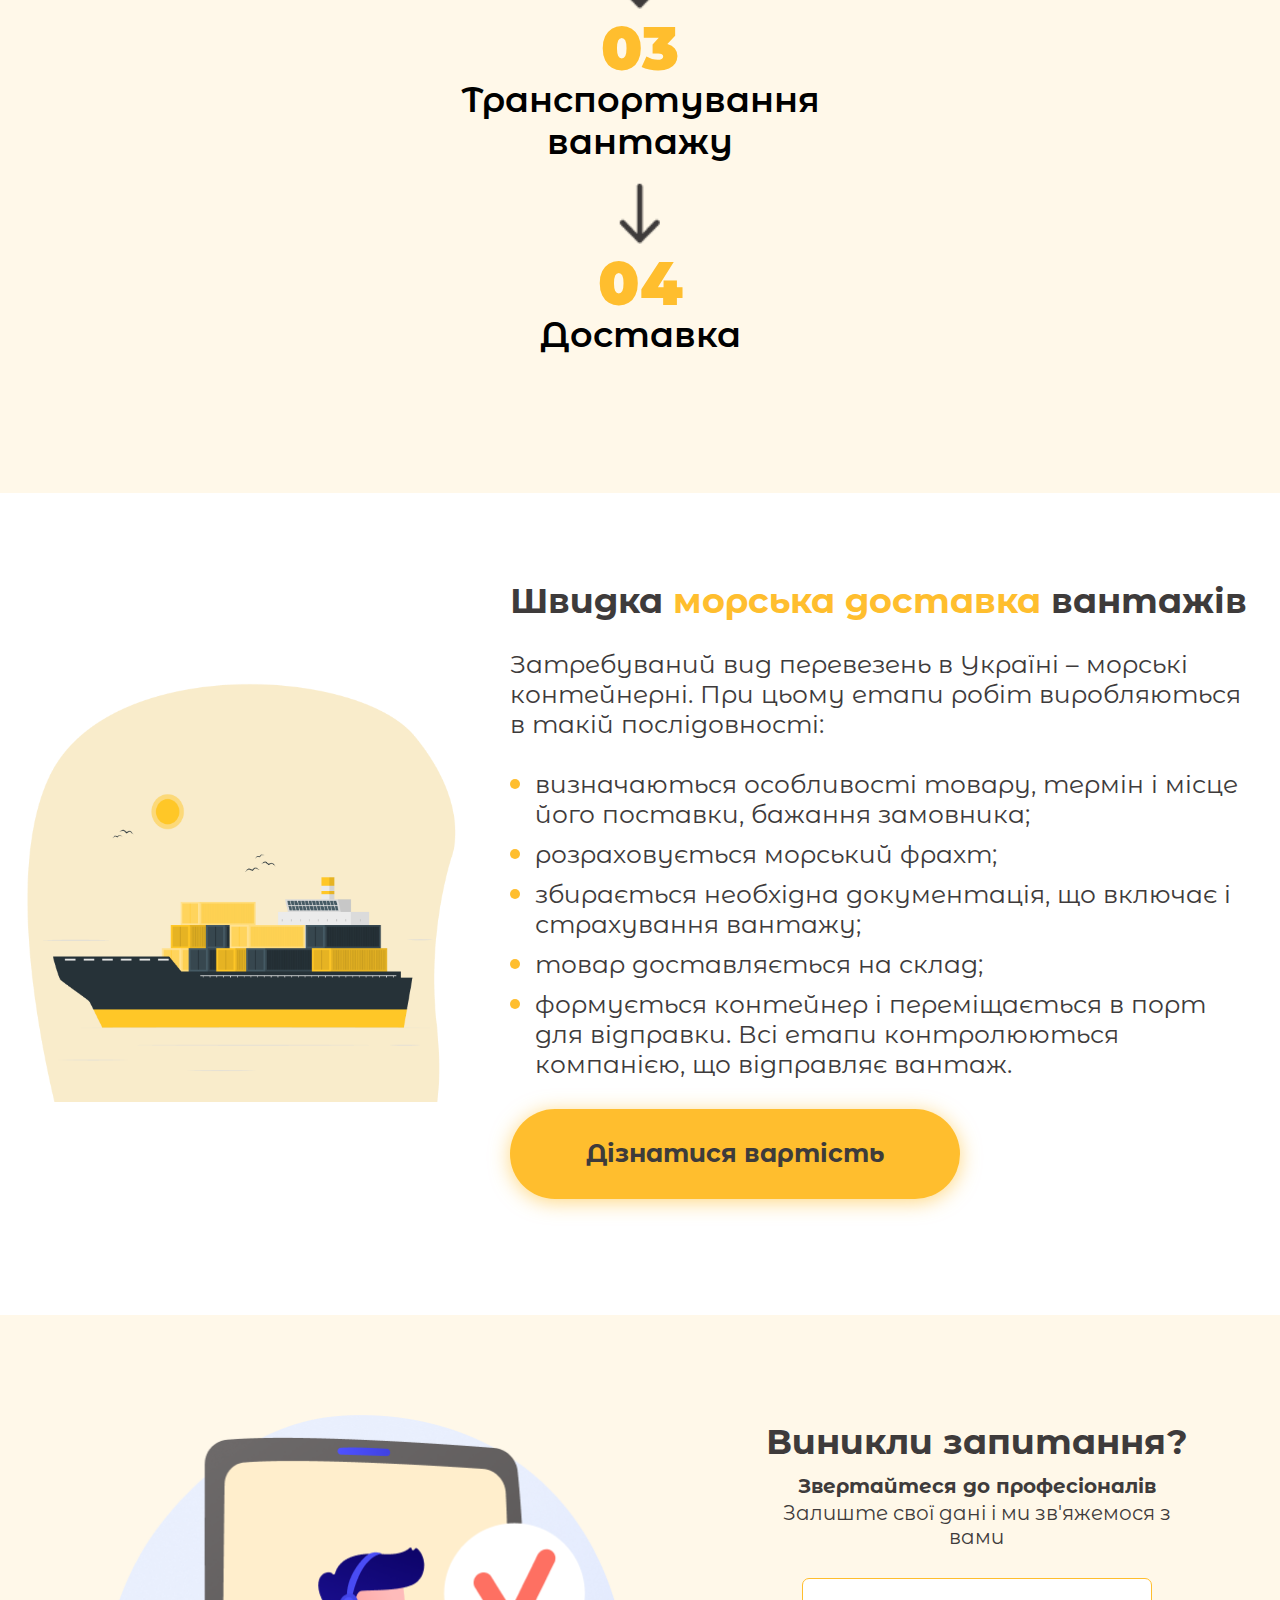
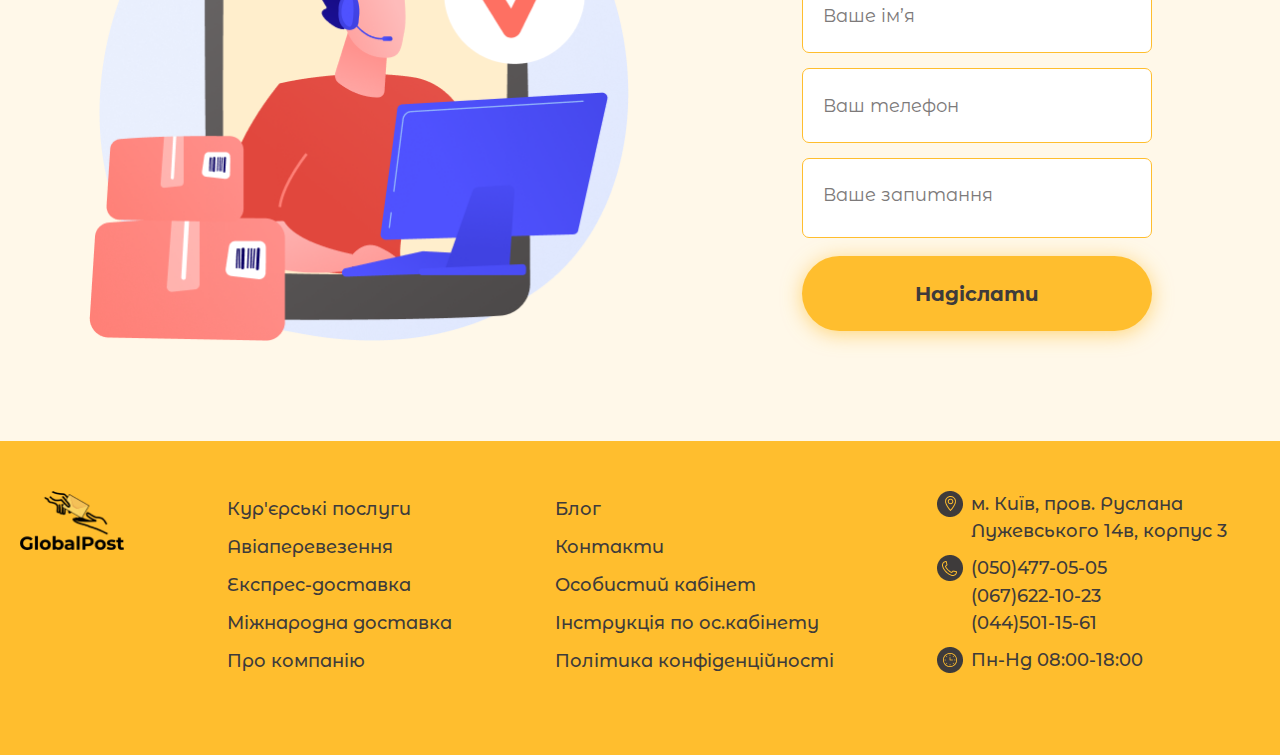
<file: sea-freight.html>
<!DOCTYPE html>
<html lang="en">
<head>
    <meta charset="UTF-8">
    <meta http-equiv="X-UA-Compatible" content="IE=edge">
    <meta name="viewport" content="width=device-width, initial-scale=1.0">
    <link rel="stylesheet" href="css/style.css">
    <link rel="stylesheet" href="css/null.css">
    <title>Главная</title>
</head>
<body>
    <div class="wrapper">
        <header class="header header_yellow">
            <div class="_container">
                <div class="header__content">
                    <a href="" class="header__column header__logo">
                        <img src="img/logo.png" alt="">
                    </a>
                    <div class="header__column header__menu menu">
                        <div class="menu__icon icon-menu">
                            <span></span>
                            <span></span>
                            <span></span>
                        </div>
                        <nav class="menu__body">
                            <ul class="menu__list">
                                <li><a href="" class="menu__link menu__link_with-arrow">Про нас</a></li>
                                <li class="_dropdown-opener">
                                    <span class="menu__link menu__link_with-arrow">Доставка</span>
                                    <div class="_dropdown-opener__menu delivery-menu">
                                        <div class="delivery-menu__items">
                                            <div class="delivery-menu__item">
                                                <div class="delivery-menu__image"><img src="img/delivery-menu/UA-delivery.svg" alt=""></div>
                                                <div class="delivery-menu__title">Доставка по Україні</div>
                                                <ul class="delivery-menu__list">
                                                    <li><a href="" class="delivery-menu__link">Експрес-доставка по Україні</a></li>
                                                    <li><a href="" class="delivery-menu__link">Послуги кур’єра</a></li>
                                                </ul>
                                            </div>
                                            <div class="delivery-menu__item">
                                                <div class="delivery-menu__image"><img src="img/delivery-menu/world-delivery.svg" alt=""></div>
                                                <div class="delivery-menu__title">Міжнародна доставка</div>
                                                <ul class="delivery-menu__list">
                                                    <li><a href="" class="delivery-menu__link">Спец тарифи для українських модельєрів-партнерів</a></li>
                                                    <li><a href="" class="delivery-menu__link">Ukrainian Fashion</a></li>
                                                    <li><a href="" class="delivery-menu__link">Митне оформлення</a></li>
                                                    <li><a href="" class="delivery-menu__link">Перевезення цінностей</a></li>
                                                    <li><a href="" class="delivery-menu__link">Посилки з Європи</a></li>
                                                    <li><a href="" class="delivery-menu__link">Експорт з UPS</a></li>
                                                    <li><a href="" class="delivery-menu__link">Про міжнародну доставку</a></li>
                                                </ul>
                                            </div>
                                            <div class="delivery-menu__item">
                                                <div class="delivery-menu__image"><img src="img/delivery-menu/extra-services.svg" alt=""></div>
                                                <div class="delivery-menu__title">Додаткові послуги</div>
                                                <ul class="delivery-menu__list">
                                                    <li><a href="" class="delivery-menu__link">Додаткові послуги</a></li>
                                                    <li><a href="" class="delivery-menu__link">Правила доставки відправлень</a></li>
                                                    <li><a href="" class="delivery-menu__link">Терміни доставки</a></li>
                                                    <li><a href="" class="delivery-menu__link">Відповідальність GlobalPost</a></li>
                                                </ul>
                                            </div>
                                            <div class="delivery-menu__item">
                                                <div class="delivery-menu__image"><img src="img/delivery-menu/extra-info.svg" alt=""></div>
                                                <div class="delivery-menu__title">Додаткова інформація</div>
                                                <ul class="delivery-menu__list">
                                                    <li><a href="" class="delivery-menu__link">Документи для оформлення відправлень</a></li>
                                                    <li><a href="" class="delivery-menu__link">Правила доставки відправлень</a></li>
                                                    <li><a href="" class="delivery-menu__link">Про міжнародну доставку</a></li>
                                                </ul>
                                            </div>
                                        </div>
                                    </div>
                                </li>
                                <li><a href="" class="menu__link">Блог</a></li>
                                <li><a href="" class="menu__link">Контакти</a></li>
                                <li class="_dropdown-opener language">
                                    <span href="" class="menu__link menu__link_with-arrow">Укр</span>
                                    <div class="_dropdown-opener__menu language__menu">
                                        <ul class="language__list">
                                            <li><a href="" class="language__link">Укр</a></li>
                                            <li><a href="" class="language__link">Рус</a></li>
                                            <li><a href="" class="language__link">Eng</a></li>
                                        </ul>
                                    </div>
                                </li>
                            </ul>
                        </nav>
                    </div>
                    <a href="" class="header__column header__search search-header" data-da="menu__body,2,992">
                        <img src="img/icons/search.png" alt="">
                    </a>
                    <a href="" class="header__column header__user" data-da="menu__body,3,992"><img src="img/icons/user.png" alt=""></a>
                    <div class="header__column header__track track">
                        <a href="" class="track__btn btn">
                            Відстежити посилку
                        </a>
                        <a href="" class="track__mobile-btn track__mobile-btn_open">
                            <img src="img/icons/search2.svg" alt="">
                        </a>
                        <a href="" class="track__mobile-btn track__mobile-btn_close">
                            <img src="img/icons/arrow-up-track.png" alt="">
                        </a>
                        <form class="track__input" data-da="header__content-track,0,992">
                            <input autocomplete="off" type="text" name="form[]" data-error="Помилка"
                                        data-value="" placeholder="Номер відстеження">
                            <button type="submit" class="track__input-btn"><img src="img/icons/search2.svg" alt=""></button>
                        </form>
                    </div>
                    <div class="header__column header__phones" data-da="menu__body,1,1400">
                        <div class="header__phone"><a href="tel:0445011561">(044) 501-15-61</a></div>
                        <div class="header__phone"><a href="tel:0504770505">(050) 477-05-05</a></div>
                        <div class="header__phone"><a href="tel:0676221023">(067) 622-10-23</a></div>
                    </div>
                    <a href="" class="header__column header__cart" data-da="menu__body,4,992">
                        <img src="img/icons/shopping-cart.png" alt="">
                    </a>
                </div>
                <div class="header__content-track content-track-header">
                </div>
                <div class="header__content-search search" data-da="menu__body,5,992">
                    <form action="" class="search__form">
                        <div class="search__input">
                            <input autocomplete="off" type="text" name="form[]" data-error="Помилка"
                                        data-value="" placeholder="Пошук">
                            <button type="submit"><img src="img/icons/search.png" alt=""></button>
                        </div>
                        <button type="reset" class="search__reset-btn"><img src="img/icons/reset.svg" alt=""></button>
                    </form>
                </div>
                <div class="header__content-calculator calculator">

                </div>
            </div>
        </header>
        <main class="page">
            <nav class="page__breadcrumbs breadcrumbs">
                <div class="breadcrumbs__container _container">
                    <ul class="breadcrumbs__list">
                        <li><a href="" class="breadcrumbs__link">GlobalPost</a></li>
                        <li><a href="" class="breadcrumbs__link">Доставка</a></li>
                        <li><a href="" class="breadcrumbs__link">Вантажоперевезення</a></li>
                        <li><span class="breadcrumbs__item">Морські перевезення вантажів</span></li>
                    </ul>
                </div>
            </nav>
            <section class="page__delivery delivery">
                <div class="delivery__container _container">
                    <div class="delivery__title title">
                        <span>Морські перевезення</span> вантажів
                    </div>
                    <div class="delivery__block delivery__block_left-text">
                        <div class="delivery__desc">
                            <div class="delivery__text text">
                                <p>
                                    Торгівля між країнами є одним з видів співробітництва між ними на взаємовигідних умовах. Великий відсоток транспортування вантажу між континентами відбувається по морю. Без перебільшення морські перевезення – найкращий спосіб доставки товарів для провідних держав.
                                </p>
                                <p>
                                    Компанія GlobalPost займається морськими перевезеннями вантажу в Україні з будь-якої точки світу. Це можуть бути: Китай і Корея, Туреччина та Ізраїль, США і Канада.
                                </p>
                            </div>
                            <div class="delivery__btn-container">
                                <a href="" class="delivery__btn btn">Замовити рахунок</a>
                            </div>
                        </div>
                        <div class="delivery__image"><img src="img/sea-freight.png" alt=""></div>
                    </div>
                </div>
            </section>
            <section class="page__stages stages">
                <div class="stages__container _container">
                    <div class="stages__title title"><span>Етапи</span> роботи</div>
                    <div class="stages__items">
                        <div class="stages__item">
                            <div class="stages__number">01</div>
                            <div class="stages__name"><span>Планування маршруту</span></div>
                            <div class="stages__path"><img src="img/paths/way1.svg" alt=""></div>
                            <div class="stages__path_little"><img src="img/icons/arrow-right.png" alt=""></div>
                        </div>
                        <div class="stages__item">
                            <div class="stages__number">02</div>
                            <div class="stages__name"><span>Доставка вантажу в аеропорт або порт</span></div>
                            <div class="stages__path"><img src="img/paths/way2.svg" alt=""></div>
                            <div class="stages__path_little"><img src="img/icons/arrow-right.png" alt=""></div>
                        </div>
                        <div class="stages__item">
                            <div class="stages__number">03</div>
                            <div class="stages__name"><span>Транспортування вантажу</span></div>
                            <div class="stages__path"><img src="img/paths/way3.svg" alt=""></div>
                            <div class="stages__path_little"><img src="img/icons/arrow-right.png" alt=""></div>
                        </div>
                        <div class="stages__item">
                            <div class="stages__number">04</div>
                            <div class="stages__name"><span>Доставка</span></div>
                        </div>
                    </div>
                </div>
            </section>
            <section class="page__delivery delivery">
                <div class="delivery__container _container">
                    <div class="delivery__block delivery__block_right-text">
                        <div class="delivery__image"><img src="img/fast-sea-freight.png" alt=""></div>
                        <div class="delivery__desc">
                            <div class="delivery__subtitle title_middle">Швидка <span>морська доставка</span> вантажів</div>
                            <div class="delivery__text text">
                                <p>
                                    Затребуваний вид перевезень в Україні – морські контейнерні. При цьому етапи робіт виробляються в такій послідовності:
                                </p>
                                <ul class="custom-list">
                                    <li>визначаються особливості товару, термін і місце його поставки, бажання замовника;</li>
                                    <li>розраховується морський фрахт;</li>
                                    <li>збирається необхідна документація, що включає і страхування вантажу;</li>
                                    <li>товар доставляється на склад;</li>
                                    <li>формується контейнер і переміщається в порт для відправки. Всі етапи контролюються компанією, що відправляє вантаж.</li>
                                </ul>
                            </div>
                            <div class="delivery__btn-container">
                                <a href="" class="delivery__btn btn">Дізнатися вартість</a>
                            </div>
                        </div>
                    </div>
                </div>
            </section>
            <section class="page__feedback feedback">
                <div class="feedback__container _container">
                    <div class="feedback__image"><img src="img/feedback.png" alt=""></div>
                    <div class="feedback__body">
                        <div class="feedback__title title_middle">Виникли запитання?</div>
                        <div class="feedback__text">
                            <p class="feedback__text_bold">Звертайтеся до професіоналів</p>
                            <p>Залиште свої дані і ми зв'яжемося з вами</p>
                        </div>
                        <form action="post" class="feedback__form">
                            <div class="feedback__input">
                                <input type="text" name="name" placeholder="Ваше ім’я">
                            </div>
                            <div class="feedback__input">
                                <input type="tel" name="phone" placeholder="Ваш телефон">
                            </div>
                            <div class="feedback__input">
                                <textarea name="question" placeholder="Ваше запитання"></textarea>
                            </div>
                            <button type="submit" class="feedback__btn btn">Надіслати</button>
                        </form>
                    </div>
                </div>
            </section>
        </main>
        <footer class="footer">
            <div class="footer__content _container">
                <div class="footer__columns">
                    <div class="footer__column footer__logo">
                        <a href="">
                            <img src="img/logo.png" alt="">
                        </a>
                    </div>
                    <ul class="footer__column menu-footer">
                        <li><a href="" class="menu-footer__link">Кур'єрські послуги</a></li>
                        <li><a href="" class="menu-footer__link">Авіаперевезення</a></li>
                        <li><a href="" class="menu-footer__link">Експрес-доставка</a></li>
                        <li><a href="" class="menu-footer__link">Міжнародна доставка</a></li>
                        <li><a href="" class="menu-footer__link">Про компанію</a></li>
                    </ul>
                    <ul class="footer__column menu-footer">
                        <li><a href="" class="menu-footer__link">Блог</a></li>
                        <li><a href="" class="menu-footer__link">Контакти</a></li>
                        <li><a href="" class="menu-footer__link">Особистий кабiнет</a></li>
                        <li><a href="" class="menu-footer__link">Інструкція по ос.кабiнету</a></li>
                        <li><a href="" class="menu-footer__link">Політика конфіденційності</a></li>
                    </ul>
                    <ul class="footer__column contacts-footer">
                        <li>
                            <div class="contacts-footer__image"><img src="img/icons/maps.png" alt=""></div>
                            <span class="contacts-footer__text">м. Київ, пров. Руслана Лужевського 14в, корпус 3</span>
                        </li>
                        <li>
                            <div class="contacts-footer__image"><img src="img/icons/phone.png" alt=""></div>
                            <span class="contacts-footer__text">
                                <a href="tel:0504770505">(050)477-05-05</a><br>
                                <a href="tel:0676221023">(067)622-10-23</a><br>
                                <a href="tel:0445011561">(044)501-15-61</a>
                            </span>
                        </li>
                        <li>
                            <div class="contacts-footer__image"><img src="img/icons/clock.png" alt=""></div>
                            <span class="contacts-footer__text">Пн-Нд 08:00-18:00</span>
                        </li>
                    </ul>
    
                </div>
            </div>
        </footer>
    </div>
    <script src="js/script.js"></script>
    
</body>
</html>
</file>
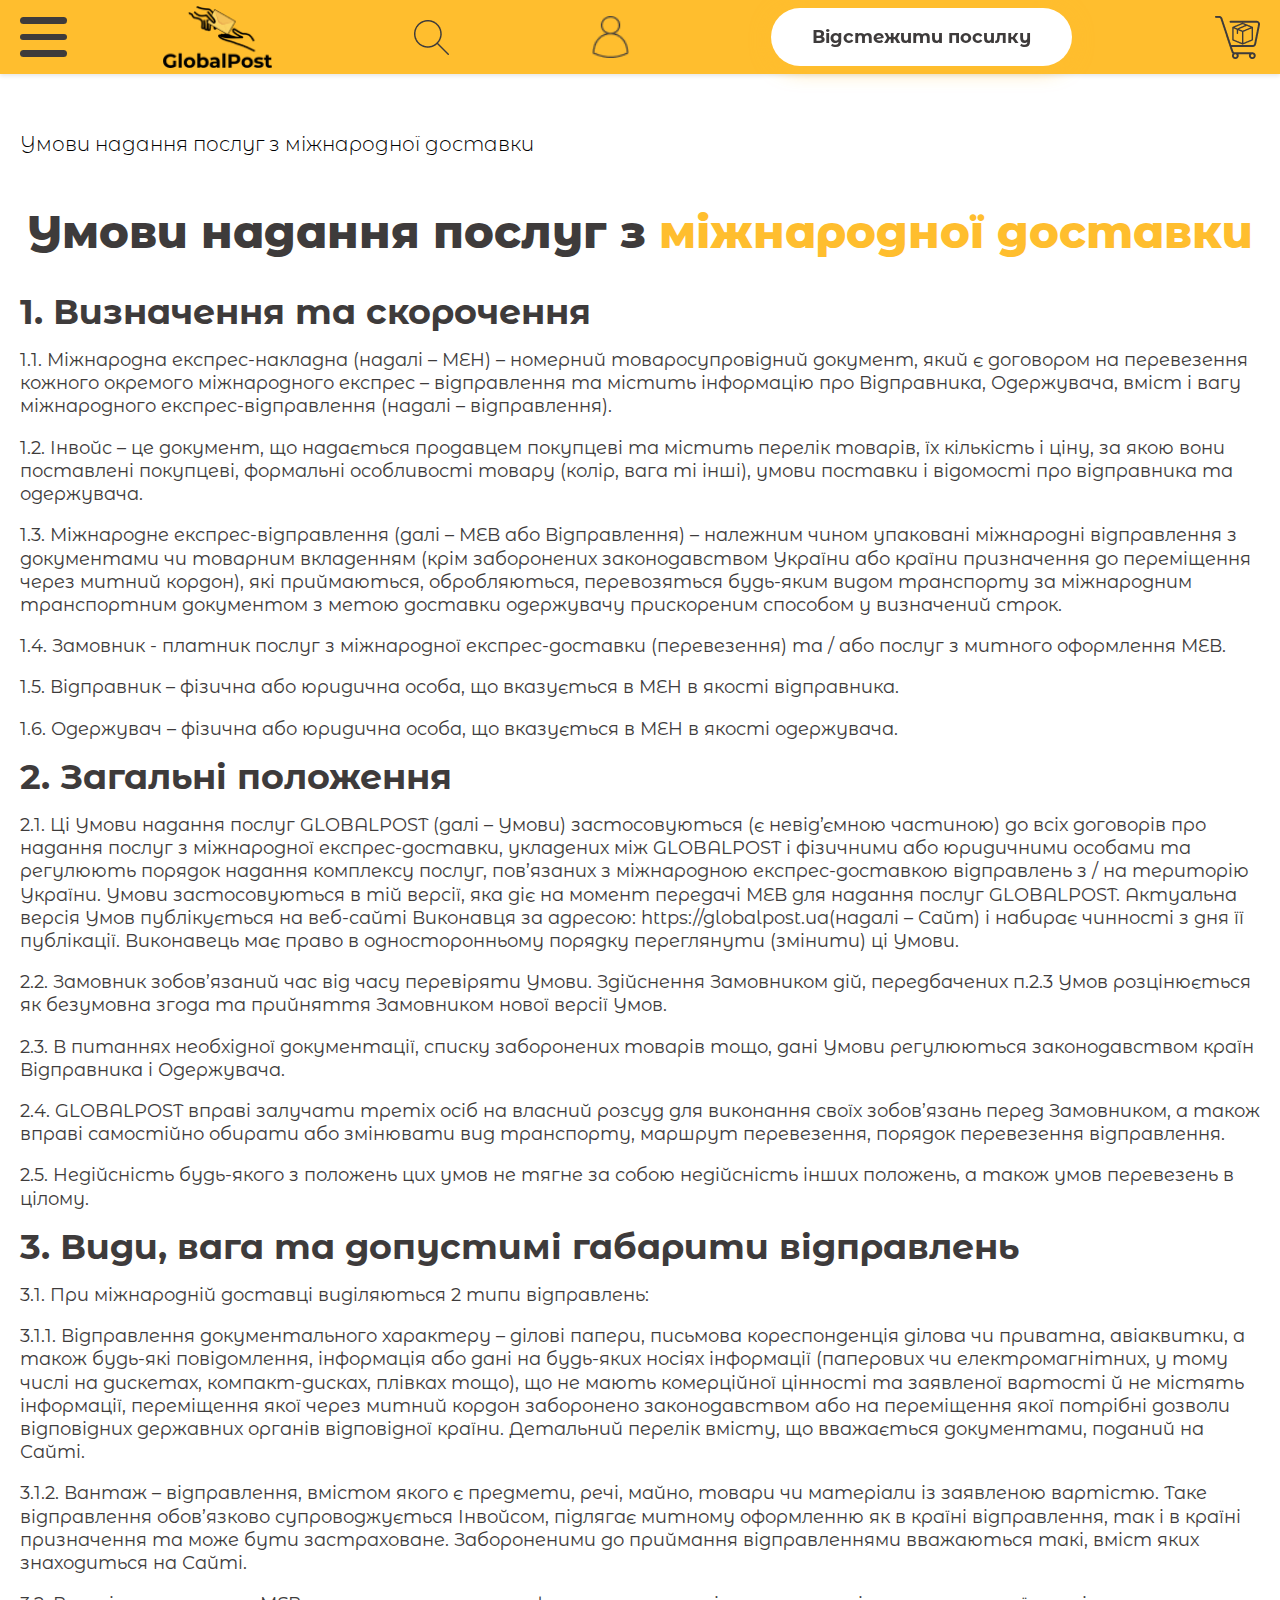
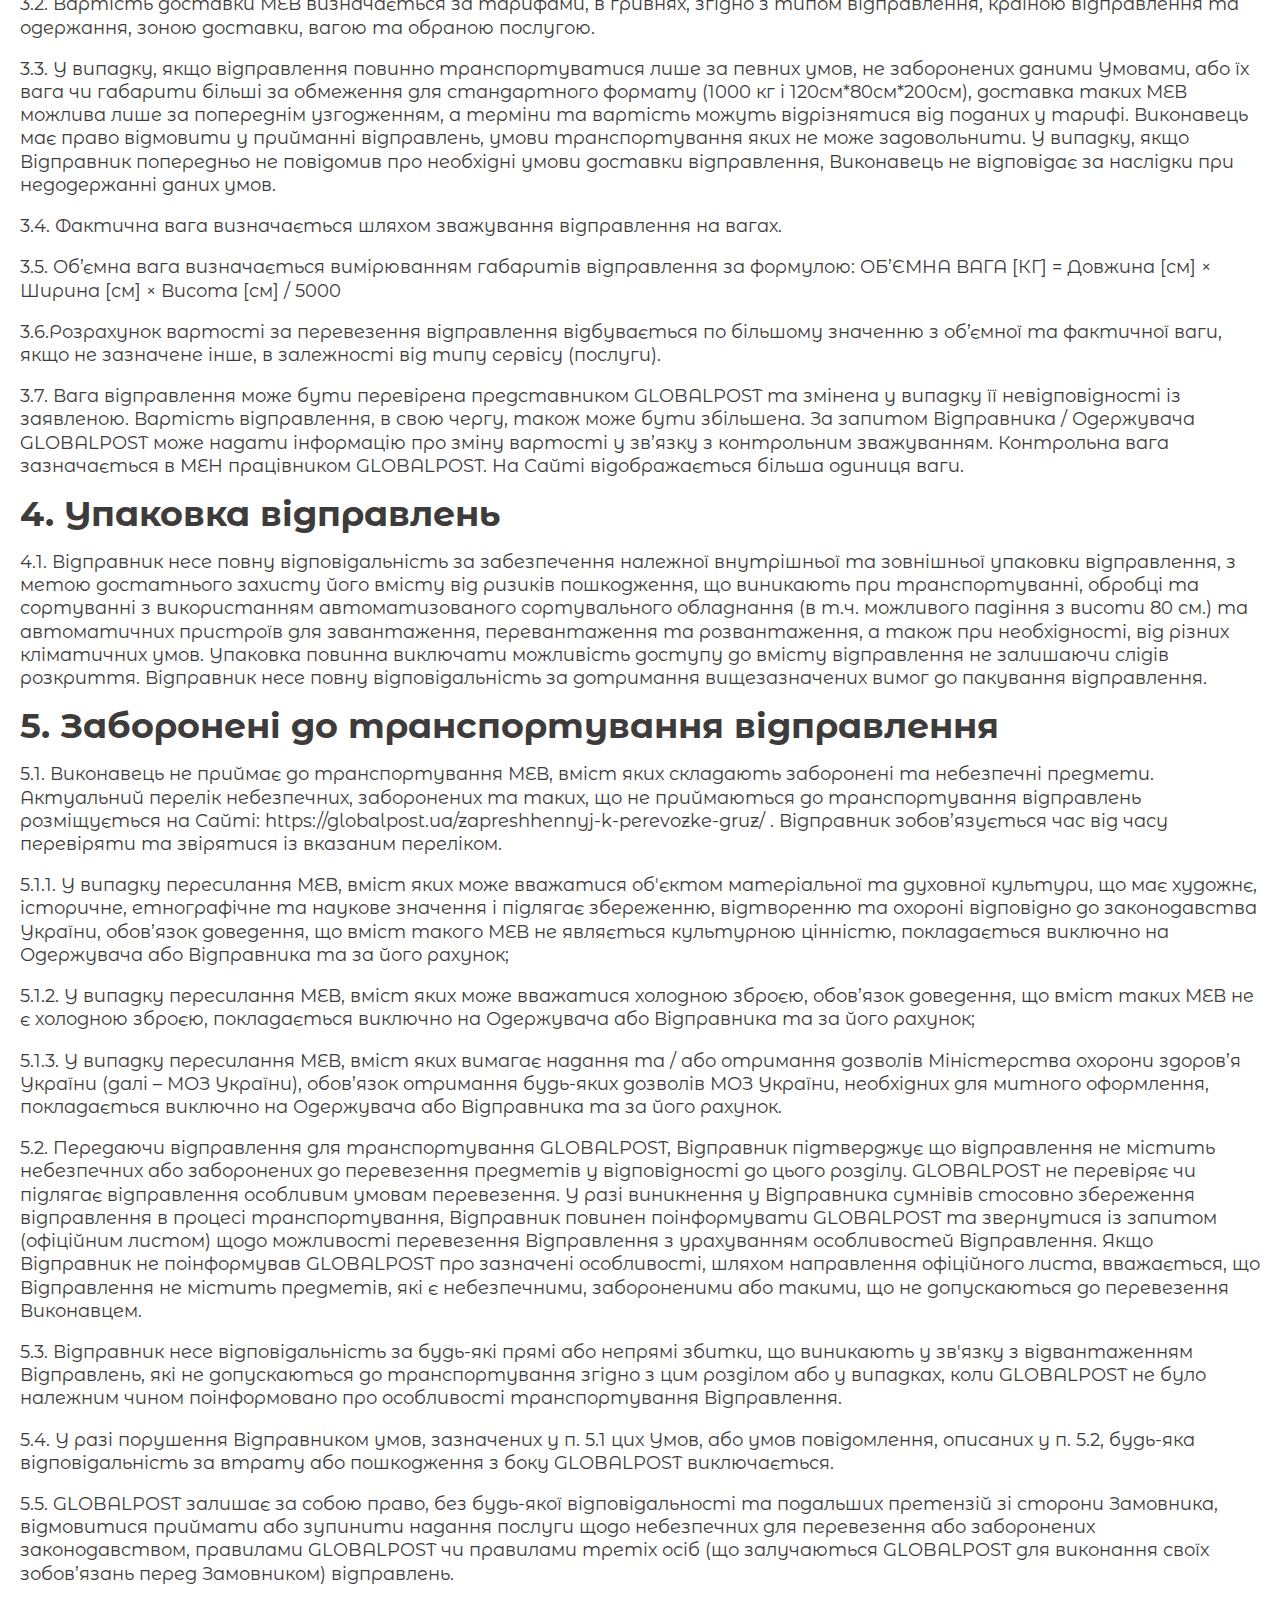
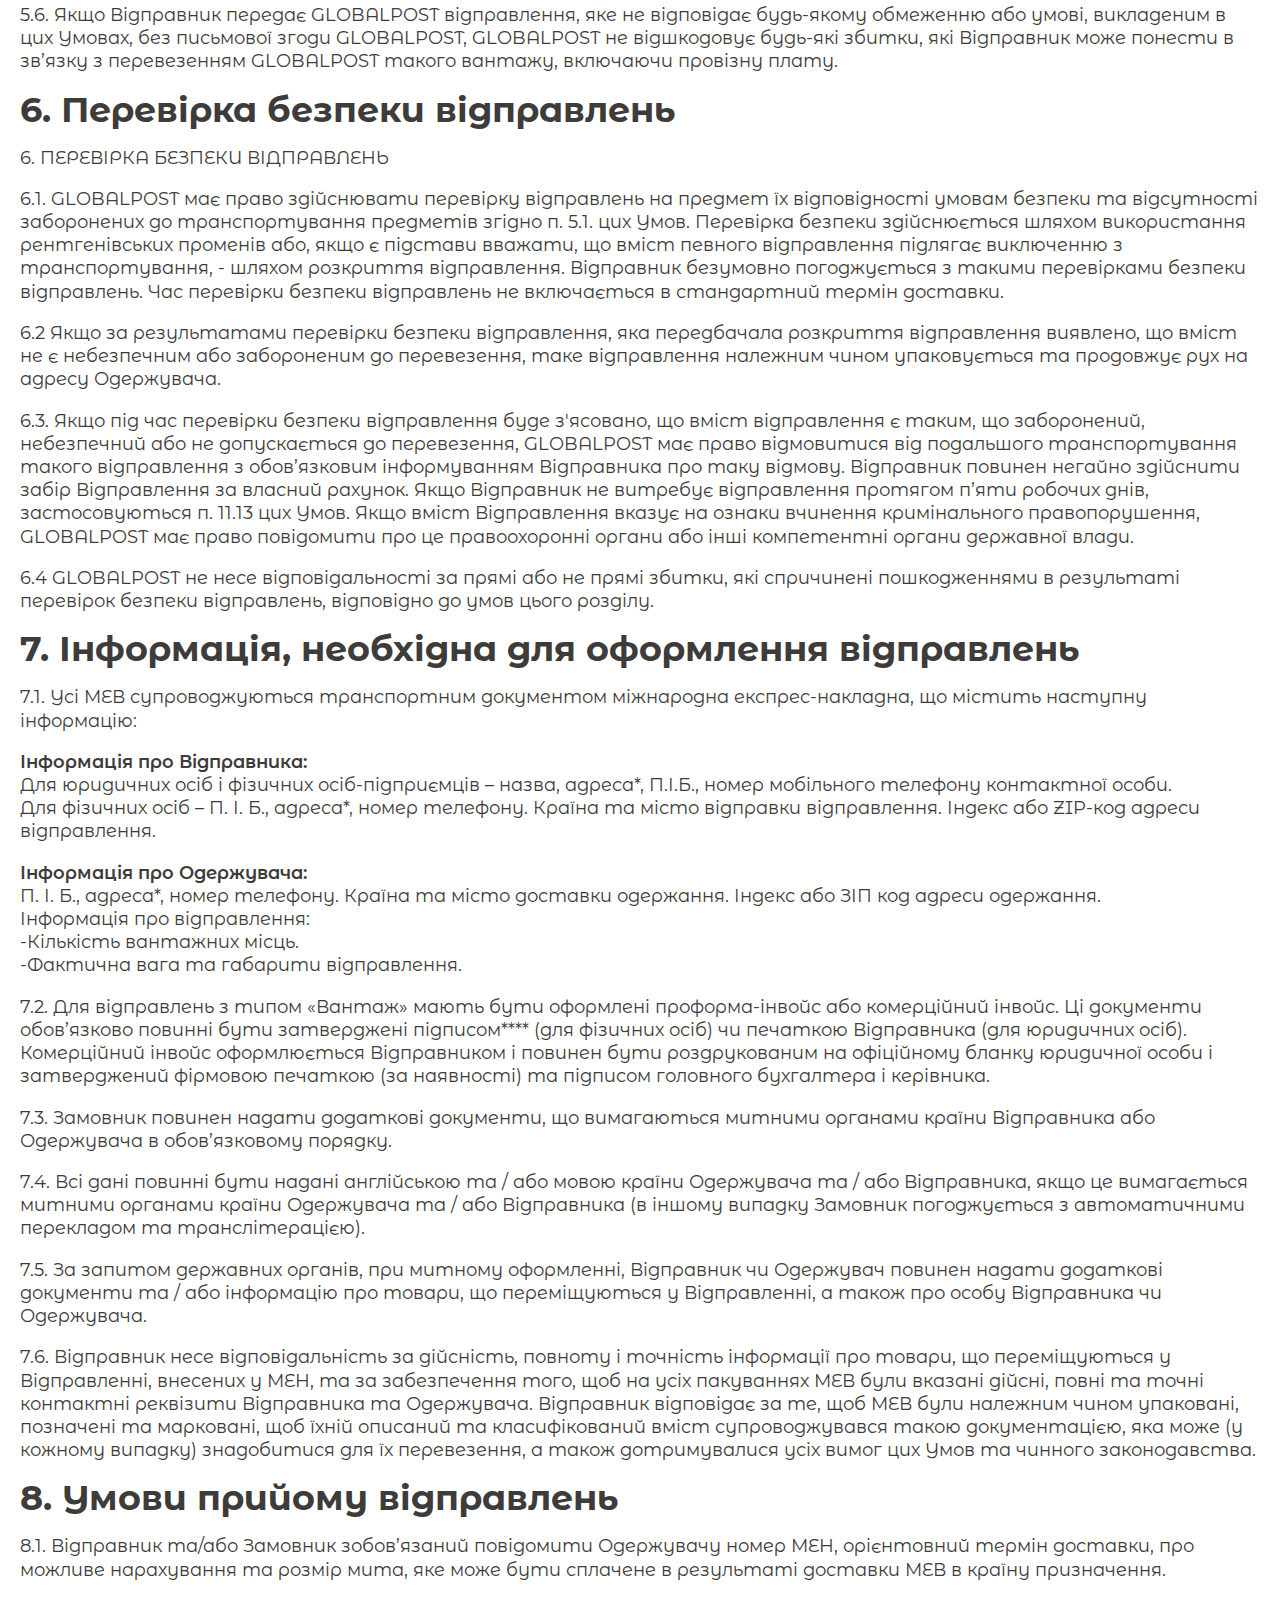
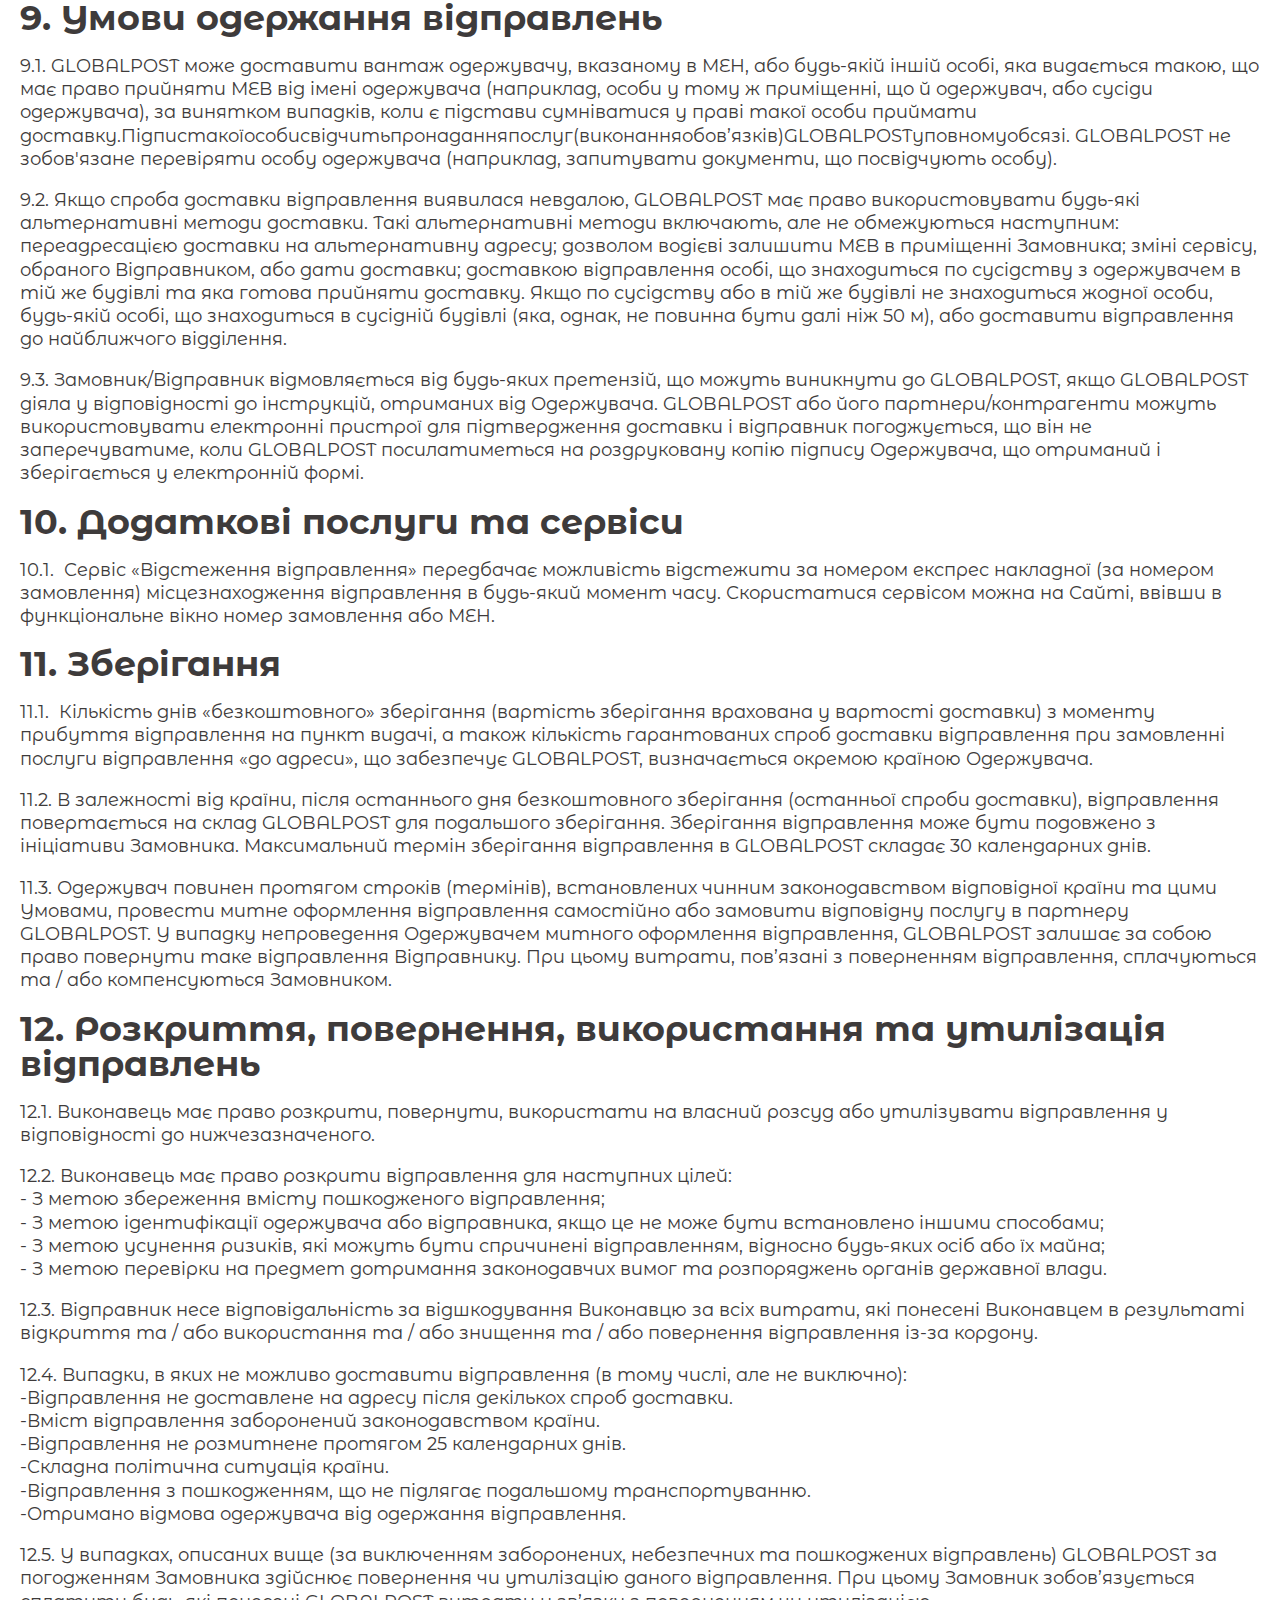
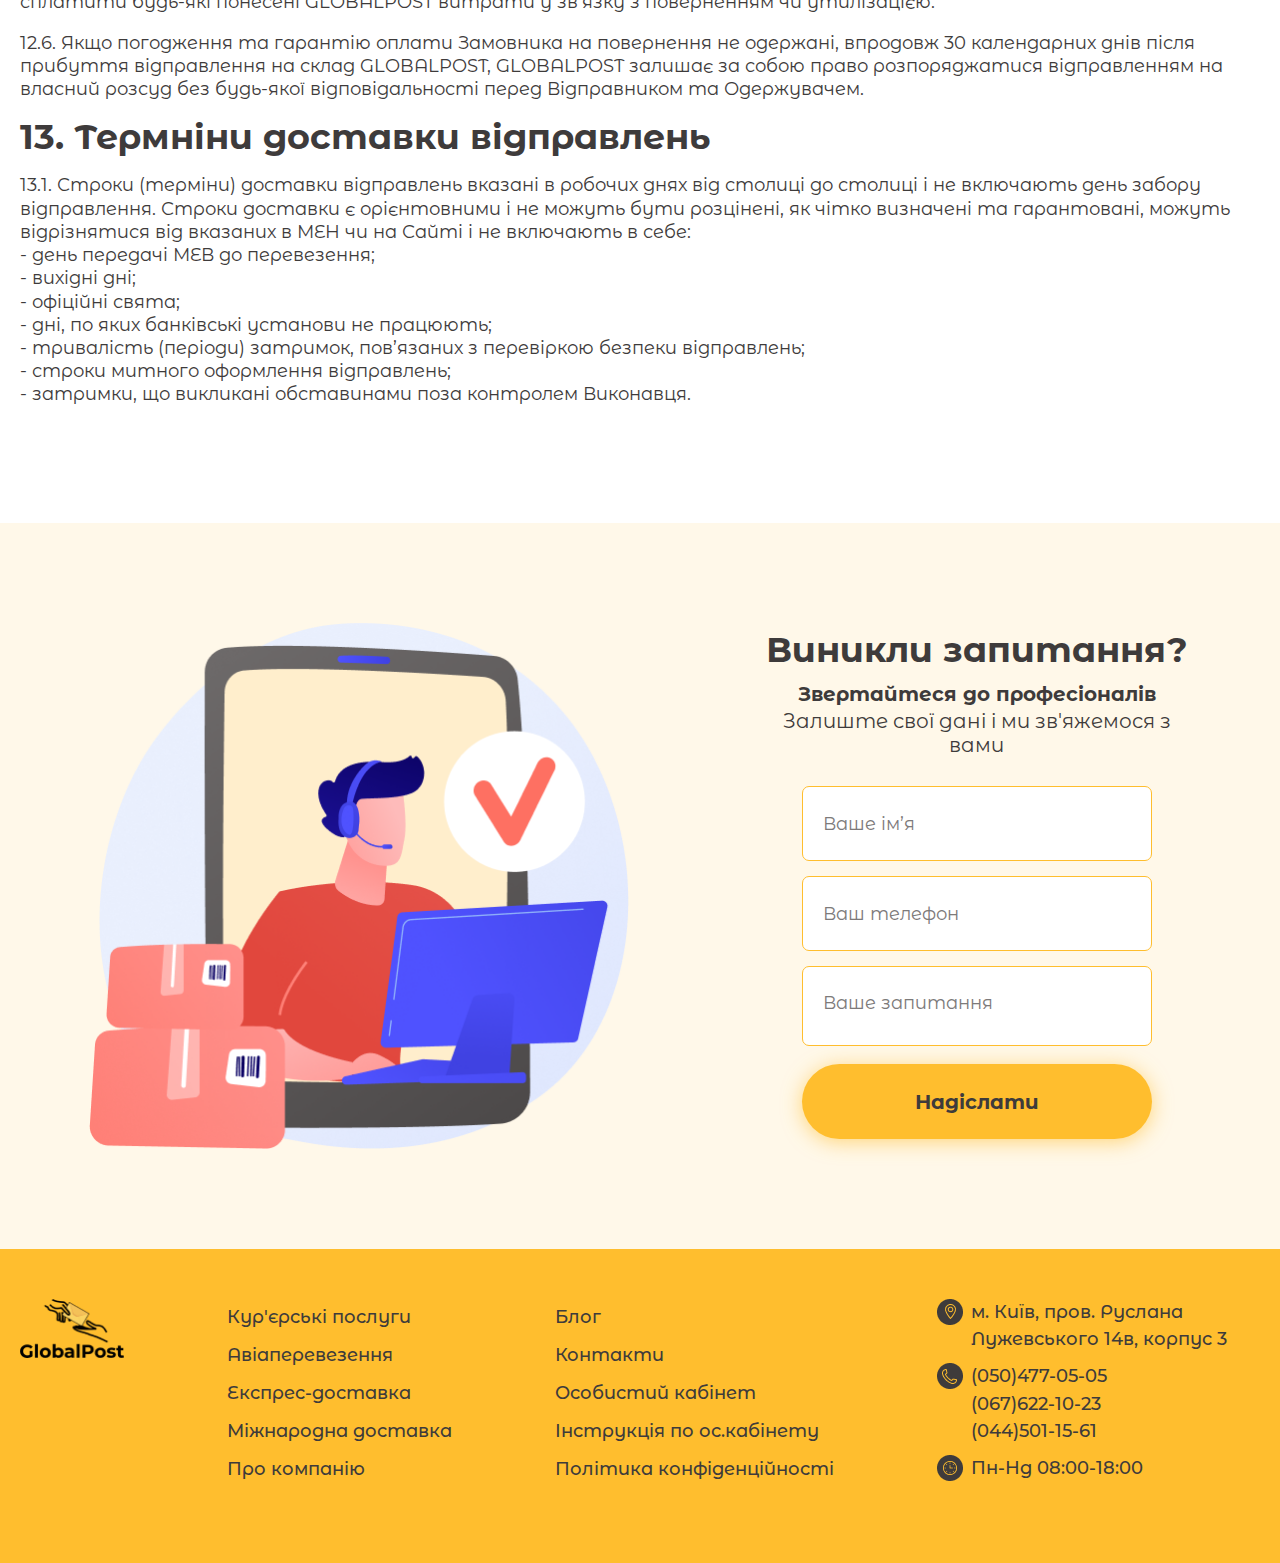
<file: terms-international.html>
<!DOCTYPE html>
<html lang="en">
<head>
    <meta charset="UTF-8">
    <meta http-equiv="X-UA-Compatible" content="IE=edge">
    <meta name="viewport" content="width=device-width, initial-scale=1.0">
    <link rel="stylesheet" href="css/style.css">
    <link rel="stylesheet" href="css/null.css">
    <title>Главная</title>
</head>
<body>
    <div class="wrapper">
        <header class="header header_yellow">
            <div class="_container">
                <div class="header__content">
                    <a href="" class="header__column header__logo">
                        <img src="img/logo.png" alt="">
                    </a>
                    <div class="header__column header__menu menu">
                        <div class="menu__icon icon-menu">
                            <span></span>
                            <span></span>
                            <span></span>
                        </div>
                        <nav class="menu__body">
                            <ul class="menu__list">
                                <li><a href="" class="menu__link menu__link_with-arrow">Про нас</a></li>
                                <li class="_dropdown-opener">
                                    <span class="menu__link menu__link_with-arrow">Доставка</span>
                                    <div class="_dropdown-opener__menu delivery-menu">
                                        <div class="delivery-menu__items">
                                            <div class="delivery-menu__item">
                                                <div class="delivery-menu__image"><img src="img/delivery-menu/UA-delivery.svg" alt=""></div>
                                                <div class="delivery-menu__title">Доставка по Україні</div>
                                                <ul class="delivery-menu__list">
                                                    <li><a href="" class="delivery-menu__link">Експрес-доставка по Україні</a></li>
                                                    <li><a href="" class="delivery-menu__link">Послуги кур’єра</a></li>
                                                </ul>
                                            </div>
                                            <div class="delivery-menu__item">
                                                <div class="delivery-menu__image"><img src="img/delivery-menu/world-delivery.svg" alt=""></div>
                                                <div class="delivery-menu__title">Міжнародна доставка</div>
                                                <ul class="delivery-menu__list">
                                                    <li><a href="" class="delivery-menu__link">Спец тарифи для українських модельєрів-партнерів</a></li>
                                                    <li><a href="" class="delivery-menu__link">Ukrainian Fashion</a></li>
                                                    <li><a href="" class="delivery-menu__link">Митне оформлення</a></li>
                                                    <li><a href="" class="delivery-menu__link">Перевезення цінностей</a></li>
                                                    <li><a href="" class="delivery-menu__link">Посилки з Європи</a></li>
                                                    <li><a href="" class="delivery-menu__link">Експорт з UPS</a></li>
                                                    <li><a href="" class="delivery-menu__link">Про міжнародну доставку</a></li>
                                                </ul>
                                            </div>
                                            <div class="delivery-menu__item">
                                                <div class="delivery-menu__image"><img src="img/delivery-menu/extra-services.svg" alt=""></div>
                                                <div class="delivery-menu__title">Додаткові послуги</div>
                                                <ul class="delivery-menu__list">
                                                    <li><a href="" class="delivery-menu__link">Додаткові послуги</a></li>
                                                    <li><a href="" class="delivery-menu__link">Правила доставки відправлень</a></li>
                                                    <li><a href="" class="delivery-menu__link">Терміни доставки</a></li>
                                                    <li><a href="" class="delivery-menu__link">Відповідальність GlobalPost</a></li>
                                                </ul>
                                            </div>
                                            <div class="delivery-menu__item">
                                                <div class="delivery-menu__image"><img src="img/delivery-menu/extra-info.svg" alt=""></div>
                                                <div class="delivery-menu__title">Додаткова інформація</div>
                                                <ul class="delivery-menu__list">
                                                    <li><a href="" class="delivery-menu__link">Документи для оформлення відправлень</a></li>
                                                    <li><a href="" class="delivery-menu__link">Правила доставки відправлень</a></li>
                                                    <li><a href="" class="delivery-menu__link">Про міжнародну доставку</a></li>
                                                </ul>
                                            </div>
                                        </div>
                                    </div>
                                </li>
                                <li><a href="" class="menu__link">Блог</a></li>
                                <li><a href="" class="menu__link">Контакти</a></li>
                                <li class="_dropdown-opener language">
                                    <span href="" class="menu__link menu__link_with-arrow">Укр</span>
                                    <div class="_dropdown-opener__menu language__menu">
                                        <ul class="language__list">
                                            <li><a href="" class="language__link">Укр</a></li>
                                            <li><a href="" class="language__link">Рус</a></li>
                                            <li><a href="" class="language__link">Eng</a></li>
                                        </ul>
                                    </div>
                                </li>
                            </ul>
                        </nav>
                    </div>
                    <a href="" class="header__column header__search search-header" data-da="menu__body,2,992">
                        <img src="img/icons/search.png" alt="">
                    </a>
                    <a href="" class="header__column header__user" data-da="menu__body,3,992"><img src="img/icons/user.png" alt=""></a>
                    <div class="header__column header__track track">
                        <a href="" class="track__btn btn">
                            Відстежити посилку
                        </a>
                        <a href="" class="track__mobile-btn track__mobile-btn_open">
                            <img src="img/icons/search2.svg" alt="">
                        </a>
                        <a href="" class="track__mobile-btn track__mobile-btn_close">
                            <img src="img/icons/arrow-up-track.png" alt="">
                        </a>
                        <form class="track__input" data-da="header__content-track,0,992">
                            <input autocomplete="off" type="text" name="form[]" data-error="Помилка"
                                        data-value="" placeholder="Номер відстеження">
                            <button type="submit" class="track__input-btn"><img src="img/icons/search2.svg" alt=""></button>
                        </form>
                    </div>
                    <div class="header__column header__phones" data-da="menu__body,1,1400">
                        <div class="header__phone"><a href="tel:0445011561">(044) 501-15-61</a></div>
                        <div class="header__phone"><a href="tel:0504770505">(050) 477-05-05</a></div>
                        <div class="header__phone"><a href="tel:0676221023">(067) 622-10-23</a></div>
                    </div>
                    <a href="" class="header__column header__cart" data-da="menu__body,4,992">
                        <img src="img/icons/shopping-cart.png" alt="">
                    </a>
                </div>
                <div class="header__content-track content-track-header">
                </div>
                <div class="header__content-search search" data-da="menu__body,5,992">
                    <form action="" class="search__form">
                        <div class="search__input">
                            <input autocomplete="off" type="text" name="form[]" data-error="Помилка"
                                        data-value="" placeholder="Пошук">
                            <button type="submit"><img src="img/icons/search.png" alt=""></button>
                        </div>
                        <button type="reset" class="search__reset-btn"><img src="img/icons/reset.svg" alt=""></button>
                    </form>
                </div>
                <div class="header__content-calculator calculator">

                </div>
            </div>
        </header>
        <main class="page">
            <nav class="page__breadcrumbs breadcrumbs">
                <div class="breadcrumbs__container _container">
                    <ul class="breadcrumbs__list">
                        <li><span class="breadcrumbs__item">Умови надання послуг з міжнародної доставки</span></li>
                    </ul>
                </div>
            </nav>
            <div class="page__info info">
                <div class="info__container _container">
                    <div class="info__title title">Умови надання послуг з <span>міжнародної доставки</span></div>
                    <div class="info__subtitle title_middle">1. Визначення та скорочення</div>
                    <div class="info__text small-text">
                        <p>1.1. Міжнародна експрес-накладна (надалі – МЕН) – номерний товаросупровідний документ, який є договором на перевезення кожного окремого міжнародного експрес – відправлення та містить інформацію про Відправника, Одержувача, вміст і вагу міжнародного експрес-відправлення (надалі – відправлення). </p>
                        <p>1.2. Інвойс – це документ, що надається продавцем покупцеві та містить перелік товарів, їх кількість і ціну, за якою вони поставлені покупцеві, формальні особливості товару (колір, вага ті інші), умови поставки і відомості про відправника та одержувача. </p>
                        <p>1.3. Міжнародне експрес-відправлення (далі – МЕВ або Відправлення) – належним чином упаковані міжнародні відправлення з документами чи товарним вкладенням (крім заборонених законодавством України або країни призначення до переміщення через митний кордон), які приймаються, обробляються, перевозяться будь-яким видом транспорту за міжнародним транспортним документом з метою доставки одержувачу прискореним способом у визначений строк. </p>
                        <p>1.4. Замовник - платник послуг з міжнародної експрес-доставки (перевезення) та / або послуг з митного оформлення МЕВ. </p>
                        <p>1.5. Відправник – фізична або юридична особа, що вказується в МЕН в якості відправника. </p>
                        <p>1.6. Одержувач – фізична або юридична особа, що вказується в МЕН в якості одержувача. </p>
                    </div>
                    <div class="info__subtitle title_middle">2. Загальні положення</div>
                    <div class="info__text small-text">
                        <p>2.1. Ці Умови надання послуг GLOBALPOST (далі – Умови) застосовуються (є невід’ємною частиною) до всіх договорів про надання послуг з міжнародної експрес-доставки, укладених між GLOBALPOST і фізичними або юридичними особами та регулюють порядок надання комплексу послуг, пов’язаних з міжнародною експрес-доставкою відправлень з / на територію України. Умови застосовуються в тій версії, яка діє на момент передачі МЕВ для надання послуг GLOBALPOST. Актуальна версія Умов публікується на веб-сайті Виконавця за адресою: https://globalpost.ua(надалі – Сайт) і набирає чинності з дня її публікації. Виконавець має право в односторонньому порядку переглянути (змінити) ці Умови. </p>
                        <p>2.2. Замовник зобов’язаний час від часу перевіряти Умови. Здійснення Замовником дій, передбачених п.2.3 Умов розцінюється як безумовна згода та прийняття Замовником нової версії Умов. </p>
                        <p>2.3. В питаннях необхідної документації, списку заборонених товарів тощо, дані Умови регулюються законодавством країн Відправника і Одержувача. </p>
                        <p>2.4. GLOBALPOST вправі залучати третіх осіб на власний розсуд для виконання своїх зобов’язань перед Замовником, а також вправі самостійно обирати або змінювати вид транспорту, маршрут перевезення, порядок перевезення відправлення. </p>
                        <p>2.5. Недійсність будь-якого з положень цих умов не тягне за собою недійсність інших положень, а також умов перевезень в цілому. </p>
                    </div>
                    <div class="info__subtitle title_middle">3. Види, вага та допустимі габарити відправлень</div>
                    <div class="info__text small-text">
                        <p>3.1. При міжнародній доставці виділяються 2 типи відправлень: </p>
                        <p>3.1.1. Відправлення документального характеру – ділові папери, письмова кореспонденція ділова чи приватна, авіаквитки, а також будь-які повідомлення, інформація або дані на будь-яких носіях інформації (паперових чи електромагнітних, у тому числі на дискетах, компакт-дисках, плівках тощо), що не мають комерційної цінності та заявленої вартості й не містять інформації, переміщення якої через митний кордон заборонено законодавством або на переміщення якої потрібні дозволи відповідних державних органів відповідної країни. Детальний перелік вмісту, що вважається документами, поданий на Сайті. </p>
                        <p>3.1.2. Вантаж – відправлення, вмістом якого є предмети, речі, майно, товари чи матеріали із заявленою вартістю. Таке відправлення обов’язково супроводжується Інвойсом, підлягає митному оформленню як в країні відправлення, так і в країні призначення та може бути застраховане. Забороненими до приймання відправленнями вважаються такі, вміст яких знаходиться на Сайті. </p>
                        <p>3.2. Вартість доставки МЕВ визначається за тарифами, в гривнях, згідно з типом відправлення, країною відправлення та одержання, зоною доставки, вагою та обраною послугою. </p>
                        <p>3.3. У випадку, якщо відправлення повинно транспортуватися лише за певних умов, не заборонених даними Умовами, або їх вага чи габарити більші за обмеження для стандартного формату (1000 кг і 120см*80см*200см), доставка таких МЕВ можлива лише за попереднім узгодженням, а терміни та вартість можуть відрізнятися від поданих у тарифі. Виконавець має право відмовити у прийманні відправлень, умови транспортування яких не може задовольнити. У випадку, якщо Відправник попередньо не повідомив про необхідні умови доставки відправлення, Виконавець не відповідає за наслідки при недодержанні даних умов. </p>
                        <p>3.4. Фактична вага визначається шляхом зважування відправлення на вагах.</p>
                        <p>3.5. Об’ємна вага визначається вимірюванням габаритів відправлення за формулою: ОБ’ЄМНА ВАГА [КГ] = Довжина [см] × Ширина [см] × Висота [см] / 5000 </p>
                        <p>3.6.Розрахунок вартості за перевезення відправлення відбувається по більшому значенню з об’ємної та фактичної ваги, якщо не зазначене інше, в залежності від типу сервісу (послуги). </p>
                        <p>3.7. Вага відправлення може бути перевірена представником GLOBALPOST та змінена у випадку її невідповідності із заявленою. Вартість відправлення, в свою чергу, також може бути збільшена. За запитом Відправника / Одержувача GLOBALPOST може надати інформацію про зміну вартості у зв’язку з контрольним зважуванням. Контрольна вага зазначається в МЕН працівником GLOBALPOST. На Сайті відображається більша одиниця ваги. </p>
                    </div>
                    <div class="info__subtitle title_middle">4. Упаковка відправлень</div>
                    <div class="info__text small-text">
                        <p>4.1. Відправник несе повну відповідальність за забезпечення належної внутрішньої та зовнішньої упаковки відправлення, з метою достатнього захисту його вмісту від ризиків пошкодження, що виникають при транспортуванні, обробці та сортуванні з використанням автоматизованого сортувального обладнання (в т.ч. можливого падіння з висоти 80 см.) та автоматичних пристроїв для завантаження, перевантаження та розвантаження, а також при необхідності, від різних кліматичних умов. Упаковка повинна виключати можливість доступу до вмісту відправлення не залишаючи слідів розкриття. Відправник несе повну відповідальність за дотримання вищезазначених вимог до пакування відправлення. </p>
                    </div>
                    <div class="info__subtitle title_middle">5. Заборонені до транспортування відправлення</div>
                    <div class="info__text small-text">
                        <p>5.1. Виконавець не приймає до транспортування МЕВ, вміст яких складають заборонені та небезпечні предмети. Актуальний перелік небезпечних, заборонених та таких, що не приймаються до транспортування відправлень розміщується на Сайті: https://globalpost.ua/zapreshhennyj-k-perevozke-gruz/ . Відправник зобов’язується час від часу перевіряти та звірятися із вказаним переліком. </p>
                        <p>5.1.1. У випадку пересилання МЕВ, вміст яких може вважатися об'єктом матеріальної та духовної культури, що має художнє, історичне, етнографічне та наукове значення і підлягає збереженню, відтворенню та охороні відповідно до законодавства України, обов’язок доведення, що вміст такого МЕВ не являється культурною цінністю, покладається виключно на Одержувача або Відправника та за його рахунок; </p>
                        <p>5.1.2. У випадку пересилання МЕВ, вміст яких може вважатися холодною зброєю, обов’язок доведення, що вміст таких МЕВ не є холодною зброєю, покладається виключно на Одержувача або Відправника та за його рахунок; </p>
                        <p>5.1.3. У випадку пересилання МЕВ, вміст яких вимагає надання та / або отримання дозволів Міністерства охорони здоров’я України (далі – МОЗ України), обов’язок отримання будь-яких дозволів МОЗ України, необхідних для митного оформлення, покладається виключно на Одержувача або Відправника та за його рахунок. </p>
                        <p>5.2. Передаючи відправлення для транспортування GLOBALPOST, Відправник підтверджує що відправлення не містить небезпечних або заборонених до перевезення предметів у відповідності до цього розділу. GLOBALPOST не перевіряє чи підлягає відправлення особливим умовам перевезення. У разі виникнення у Відправника сумнівів стосовно збереження відправлення в процесі транспортування, Відправник повинен поінформувати GLOBALPOST та звернутися із запитом (офіційним листом) щодо можливості перевезення Відправлення з урахуванням особливостей Відправлення. Якщо Відправник не поінформував GLOBALPOST про зазначені особливості, шляхом направлення офіційного листа, вважається, що Відправлення не містить предметів, які є небезпечними, забороненими або такими, що не допускаються до перевезення Виконавцем. </p>
                        <p>5.3. Відправник несе відповідальність за будь-які прямі або непрямі збитки, що виникають у зв'язку з відвантаженням Відправлень, які не допускаються до транспортування згідно з цим розділом або у випадках, коли GLOBALPOST не було належним чином поінформовано про особливості транспортування Відправлення. </p>
                        <p>5.4. У разі порушення Відправником умов, зазначених у п. 5.1 цих Умов, або умов повідомлення, описаних у п. 5.2, будь-яка відповідальність за втрату або пошкодження з боку GLOBALPOST виключається. </p>
                        <p>5.5. GLOBALPOST залишає за собою право, без будь-якої відповідальності та подальших претензій зі сторони Замовника, відмовитися приймати або зупинити надання послуги щодо небезпечних для перевезення або заборонених законодавством, правилами GLOBALPOST чи правилами третіх осіб (що залучаються GLOBALPOST для виконання своїх зобов’язань перед Замовником) відправлень. </p>
                        <p>5.6. Якщо Відправник передає GLOBALPOST відправлення, яке не відповідає будь-якому обмеженню або умові, викладеним в цих Умовах, без письмової згоди GLOBALPOST, GLOBALPOST не відшкодовує будь-які збитки, які Відправник може понести в зв’язку з перевезенням GLOBALPOST такого вантажу, включаючи провізну плату. </p>
                    </div>
                    <div class="info__subtitle title_middle">6. Перевірка безпеки відправлень</div>
                    <div class="info__text small-text">
                        <p>6. ПЕРЕВІРКА БЕЗПЕКИ ВІДПРАВЛЕНЬ </p>
                        <p>6.1. GLOBALPOST має право здійснювати перевірку відправлень на предмет їх відповідності умовам безпеки та відсутності заборонених до транспортування предметів згідно п. 5.1. цих Умов. Перевірка безпеки здійснюється шляхом використання рентгенівських променів або, якщо є підстави вважати, що вміст певного відправлення підлягає виключенню з транспортування, - шляхом розкриття відправлення. Відправник безумовно погоджується з такими перевірками безпеки відправлень. Час перевірки безпеки відправлень не включається в стандартний термін доставки. </p>
                        <p>6.2 Якщо за результатами перевірки безпеки відправлення, яка передбачала розкриття відправлення виявлено, що вміст не є небезпечним або забороненим до перевезення, таке відправлення належним чином упаковується та продовжує рух на адресу Одержувача. </p>
                        <p>6.3. Якщо під час перевірки безпеки відправлення буде з'ясовано, що вміст відправлення є таким, що заборонений, небезпечний або не допускається до перевезення, GLOBALPOST має право відмовитися від подальшого транспортування такого відправлення з обов’язковим інформуванням Відправника про таку відмову. Відправник повинен негайно здійснити забір Відправлення за власний рахунок. Якщо Відправник не витребує відправлення протягом п’яти робочих днів, застосовуються п. 11.13 цих Умов. Якщо вміст Відправлення вказує на ознаки вчинення кримінального правопорушення, GLOBALPOST має право повідомити про це правоохоронні органи або інші компетентні органи державної влади. </p>
                        <p>6.4 GLOBALPOST не несе відповідальності за прямі або не прямі збитки, які спричинені пошкодженнями в результаті перевірок безпеки відправлень, відповідно до умов цього розділу. </p>
                    </div>
                    <div class="info__subtitle title_middle">7. Інформація, необхідна для оформлення відправлень</div>
                    <div class="info__text small-text">
                        <p>7.1. Усі МЕВ супроводжуються транспортним документом міжнародна експрес-накладна, що містить наступну інформацію: </p>
                        <p><span>Інформація про Відправника:</span> <br>
                            Для юридичних осіб і фізичних осіб-підприємців – назва, адреса*, П.І.Б., номер мобільного телефону контактної особи. <br>
                            Для фізичних осіб – П. І. Б., адреса*, номер телефону. Країна та місто відправки відправлення. Індекс або ZIP-код адреси відправлення.
                        </p>
                        <p><span>Інформація про Одержувача:</span><br>
                        П. І. Б., адреса*, номер телефону. Країна та місто доставки одержання. Індекс або ЗІП код адреси одержання.<br>
                        Інформація про відправлення: <br>
                        -Кількість вантажних місць. <br>
                        -Фактична вага та габарити відправлення.</p>
                        <p>7.2. Для відправлень з типом «Вантаж» мають бути оформлені проформа-інвойс або комерційний інвойс. Ці документи обов’язково повинні бути затверджені підписом**** (для фізичних осіб) чи печаткою Відправника (для юридичних осіб). Комерційний інвойс оформлюється Відправником і повинен бути роздрукованим на офіційному бланку юридичної особи і затверджений фірмовою печаткою (за наявності) та підписом головного бухгалтера і керівника. </p>
                        <p>7.3. Замовник повинен надати додаткові документи, що вимагаються митними органами країни Відправника або Одержувача в обов’язковому порядку. </p>
                        <p>7.4. Всі дані повинні бути надані англійською та / або мовою країни Одержувача та / або Відправника, якщо це вимагається митними органами країни Одержувача та / або Відправника (в іншому випадку Замовник погоджується з автоматичними перекладом та транслітерацією). </p>
                        <p>7.5. За запитом державних органів, при митному оформленні, Відправник чи Одержувач повинен надати додаткові документи та / або інформацію про товари, що переміщуються у Відправленні, а також про особу Відправника чи Одержувача. </p>
                        <p>7.6. Відправник несе відповідальність за дійсність, повноту і точність інформації про товари, що переміщуються у Відправленні, внесених у МЕН, та за забезпечення того, щоб на усіх пакуваннях МЕВ були вказані дійсні, повні та точні контактні реквізити Відправника та Одержувача. Відправник відповідає за те, щоб МЕВ були належним чином упаковані, позначені та марковані, щоб їхній описаний та класифікований вміст супроводжувався такою документацією, яка може (у кожному випадку) знадобитися для їх перевезення, а також дотримувалися усіх вимог цих Умов та чинного законодавства. </p>
                    </div>
                    <div class="info__subtitle title_middle">8. Умови прийому відправлень</div>
                    <div class="info__text small-text">
                        <p>8.1. Відправник та/або Замовник зобов’язаний повідомити Одержувачу номер МЕН, орієнтовний термін доставки, про можливе нарахування та розмір мита, яке може бути сплачене в результаті доставки МЕВ в країну призначення. 
                        </p>
                    </div>
                    <div class="info__subtitle title_middle">9. Умови одержання відправлень</div>
                    <div class="info__text small-text">
                        <p>9.1. GLOBALPOST може доставити вантаж одержувачу, вказаному в МЕН, або будь-якій іншій особі, яка видається такою, що має право прийняти МЕВ від імені одержувача (наприклад, особи у тому ж приміщенні, що й одержувач, або сусіди одержувача), за винятком випадків, коли є підстави сумніватися у праві такої особи приймати доставку.Підпистакоїособисвідчитьпронаданняпослуг(виконанняобов’язків)GLOBALPOSTуповномуобсязі. GLOBALPOST не зобов'язане перевіряти особу одержувача (наприклад, запитувати документи, що посвідчують особу). </p>
                        <p>9.2. Якщо спроба доставки відправлення виявилася невдалою, GLOBALPOST має право використовувати будь-які альтернативні методи доставки. Такі альтернативні методи включають, але не обмежуються наступним: переадресацією доставки на альтернативну адресу; дозволом водієві залишити МЕВ в приміщенні Замовника; зміні сервісу, обраного Відправником, або дати доставки; доставкою відправлення особі, що знаходиться по сусідству з одержувачем в тій же будівлі та яка готова прийняти доставку. Якщо по сусідству або в тій же будівлі не знаходиться жодної особи, будь-якій особі, що знаходиться в сусідній будівлі (яка, однак, не повинна бути далі ніж 50 м), або доставити відправлення до найближчого відділення. </p>
                        <p>9.3. Замовник/Відправник відмовляється від будь-яких претензій, що можуть виникнути до GLOBALPOST, якщо GLOBALPOST діяла у відповідності до інструкцій, отриманих від Одержувача. GLOBALPOST або його партнери/контрагенти можуть використовувати електронні пристрої для підтвердження доставки і відправник погоджується, що він не заперечуватиме, коли GLOBALPOST посилатиметься на роздруковану копію підпису Одержувача, що отриманий і зберігається у електронній формі. </p>
                    </div>
                    <div class="info__subtitle title_middle">10. Додаткові послуги та сервіси</div>
                    <div class="info__text small-text">
                        <p>10.1.  Сервіс «Відстеження відправлення» передбачає можливість відстежити за номером експрес накладної (за номером замовлення) місцезнаходження відправлення в будь-який момент часу. Скористатися сервісом можна на Сайті, ввівши в функціональне вікно номер замовлення або МЕН. 
                        </p>
                    </div>
                    <div class="info__subtitle title_middle">11. Зберігання</div>
                    <div class="info__text small-text">
                        <p>11.1.  Кількість днів «безкоштовного» зберігання (вартість зберігання врахована у вартості доставки) з моменту прибуття відправлення на пункт видачі, а також кількість гарантованих спроб доставки відправлення при замовленні послуги відправлення «до адреси», що забезпечує GLOBALPOST, визначається окремою країною Одержувача. </p>
                        <p>11.2. В залежності від країни, після останнього дня безкоштовного зберігання (останньої спроби доставки), відправлення повертається на склад GLOBALPOST для подальшого зберігання. Зберігання відправлення може бути подовжено з ініціативи Замовника. Максимальний термін зберігання відправлення в GLOBALPOST складає 30 календарних днів. </p>
                        <p>11.3. Одержувач повинен протягом строків (термінів), встановлених чинним законодавством відповідної країни та цими Умовами, провести митне оформлення відправлення самостійно або замовити відповідну послугу в партнеру GLOBALPOST. У випадку непроведення Одержувачем митного оформлення відправлення, GLOBALPOST залишає за собою право повернути таке відправлення Відправнику. При цьому витрати, пов’язані з поверненням відправлення, сплачуються та / або компенсуються Замовником. </p>
                    </div>
                    <div class="info__subtitle title_middle">12. Розкриття, повернення, використання та утилізація відправлень</div>
                    <div class="info__text small-text">
                        <p>12.1. Виконавець має право розкрити, повернути, використати на власний розсуд або утилізувати відправлення у відповідності до нижчезазначеного. </p>
                        <p>12.2. Виконавець має право розкрити відправлення для наступних цілей: <br>
                            - З метою збереження вмісту пошкодженого відправлення; <br>
                            - З метою ідентифікації одержувача або відправника, якщо це не може бути встановлено іншими способами; <br>
                            - З метою усунення ризиків, які можуть бути спричинені відправленням, відносно будь-яких осіб або їх майна; <br>
                            - З метою перевірки на предмет дотримання законодавчих вимог та розпоряджень органів державної влади.  
                        </p>
                        <p>12.3. Відправник несе відповідальність за відшкодування Виконавцю за всіх витрати, які понесені Виконавцем в результаті відкриття та / або використання та / або знищення та / або повернення відправлення із-за кордону. </p>
                        <p>12.4. Випадки, в яких не можливо доставити відправлення (в тому числі, але не виключно): <br>
                            -Відправлення не доставлене на адресу після декількох спроб доставки.<br>
                            -Вміст відправлення заборонений законодавством країни.<br>
                            -Відправлення не розмитнене протягом 25 календарних днів. <br>
                            -Складна політична ситуація країни.<br>
                            -Відправлення з пошкодженням, що не підлягає подальшому транспортуванню. <br>
                            -Отримано відмова одержувача від одержання відправлення.
                        </p>
                        <p>12.5. У випадках, описаних вище (за виключенням заборонених, небезпечних та пошкоджених відправлень) GLOBALPOST за погодженням Замовника здійснює повернення чи утилізацію даного відправлення. При цьому Замовник зобов’язується сплатити будь-які понесені GLOBALPOST витрати у зв’язку з поверненням чи утилізацією. </p>
                        <p>12.6. Якщо погодження та гарантію оплати Замовника на повернення не одержані, впродовж 30 календарних днів після прибуття відправлення на склад GLOBALPOST, GLOBALPOST залишає за собою право розпоряджатися відправленням на власний розсуд без будь-якої відповідальності перед Відправником та Одержувачем. </p>
                    </div>
                    <div class="info__subtitle title_middle">13. Термніни доставки відправлень</div>
                    <div class="info__text small-text">
                        <p>13.1. Строки (терміни) доставки відправлень вказані в робочих днях від столиці до столиці і не включають день забору відправлення. Строки доставки є орієнтовними і не можуть бути розцінені, як чітко визначені та гарантовані, можуть відрізнятися від вказаних в МЕН чи на Сайті і не включають в себе: <br>
                            - день передачі МЕВ до перевезення;<br>
                            - вихідні дні;<br>
                            - офіційні свята;<br>
                            - дні, по яких банківські установи не працюють;<br>
                            - тривалість (періоди) затримок, пов’язаних з перевіркою безпеки відправлень; <br>
                            - строки митного оформлення відправлень;<br>
                            - затримки, що викликані обставинами поза контролем Виконавця.
                        </p>
                    </div>
                </div>
            </div>
            <section class="page__feedback feedback">
                <div class="feedback__container _container">
                    <div class="feedback__image"><img src="img/feedback.png" alt=""></div>
                    <div class="feedback__body">
                        <div class="feedback__title title_middle">Виникли запитання?</div>
                        <div class="feedback__text">
                            <p class="feedback__text_bold">Звертайтеся до професіоналів</p>
                            <p>Залиште свої дані і ми зв'яжемося з вами</p>
                        </div>
                        <form action="post" class="feedback__form">
                            <div class="feedback__input">
                                <input type="text" name="name" placeholder="Ваше ім’я">
                            </div>
                            <div class="feedback__input">
                                <input type="tel" name="phone" placeholder="Ваш телефон">
                            </div>
                            <div class="feedback__input">
                                <textarea name="question" placeholder="Ваше запитання"></textarea>
                            </div>
                            <button type="submit" class="feedback__btn btn">Надіслати</button>
                        </form>
                    </div>
                </div>
            </section>
        </main>
        <footer class="footer">
            <div class="footer__content _container">
                <div class="footer__columns">
                    <div class="footer__column footer__logo">
                        <a href="">
                            <img src="img/logo.png" alt="">
                        </a>
                    </div>
                    <ul class="footer__column menu-footer">
                        <li><a href="" class="menu-footer__link">Кур'єрські послуги</a></li>
                        <li><a href="" class="menu-footer__link">Авіаперевезення</a></li>
                        <li><a href="" class="menu-footer__link">Експрес-доставка</a></li>
                        <li><a href="" class="menu-footer__link">Міжнародна доставка</a></li>
                        <li><a href="" class="menu-footer__link">Про компанію</a></li>
                    </ul>
                    <ul class="footer__column menu-footer">
                        <li><a href="" class="menu-footer__link">Блог</a></li>
                        <li><a href="" class="menu-footer__link">Контакти</a></li>
                        <li><a href="" class="menu-footer__link">Особистий кабiнет</a></li>
                        <li><a href="" class="menu-footer__link">Інструкція по ос.кабiнету</a></li>
                        <li><a href="" class="menu-footer__link">Політика конфіденційності</a></li>
                    </ul>
                    <ul class="footer__column contacts-footer">
                        <li>
                            <div class="contacts-footer__image"><img src="img/icons/maps.png" alt=""></div>
                            <span class="contacts-footer__text">м. Київ, пров. Руслана Лужевського 14в, корпус 3</span>
                        </li>
                        <li>
                            <div class="contacts-footer__image"><img src="img/icons/phone.png" alt=""></div>
                            <span class="contacts-footer__text">
                                <a href="tel:0504770505">(050)477-05-05</a><br>
                                <a href="tel:0676221023">(067)622-10-23</a><br>
                                <a href="tel:0445011561">(044)501-15-61</a>
                            </span>
                        </li>
                        <li>
                            <div class="contacts-footer__image"><img src="img/icons/clock.png" alt=""></div>
                            <span class="contacts-footer__text">Пн-Нд 08:00-18:00</span>
                        </li>
                    </ul>
    
                </div>
            </div>
        </footer>
    </div>
    <script src="js/script.js"></script>
    
</body>
</html>
</file>
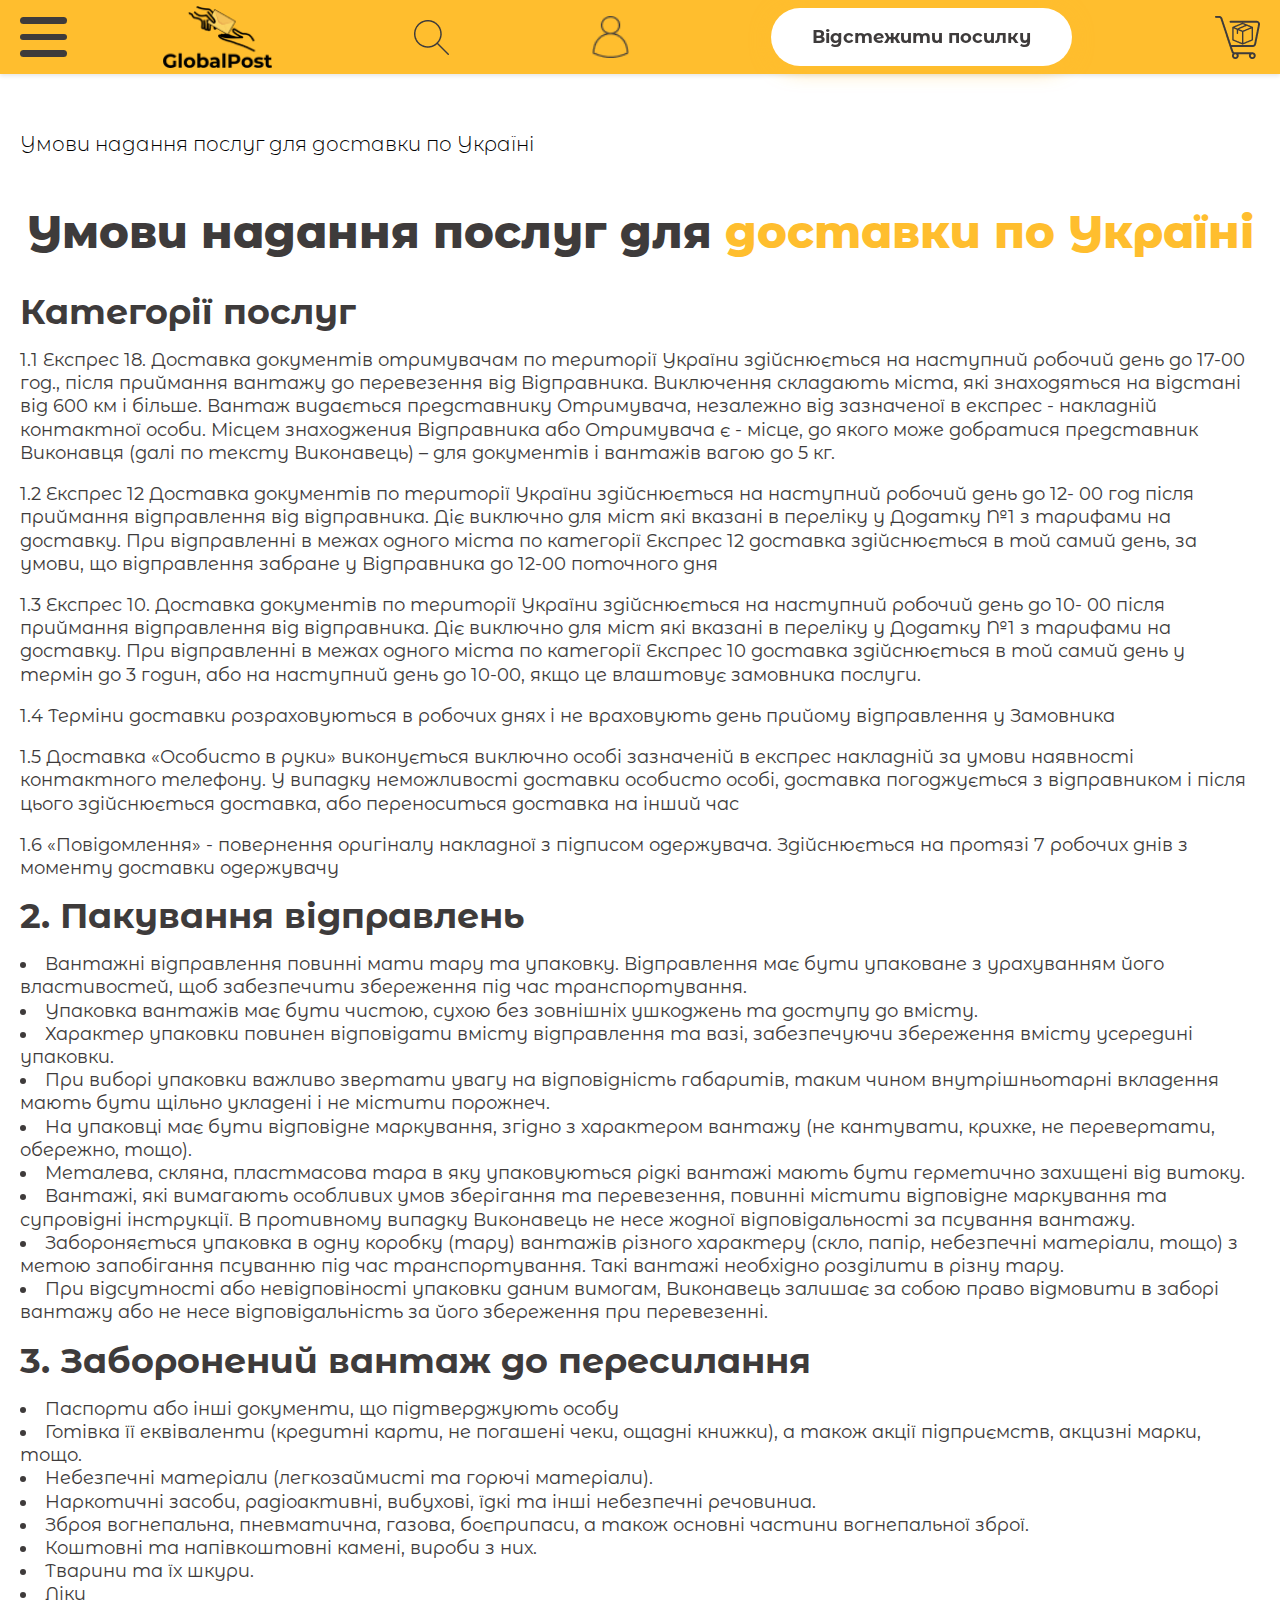
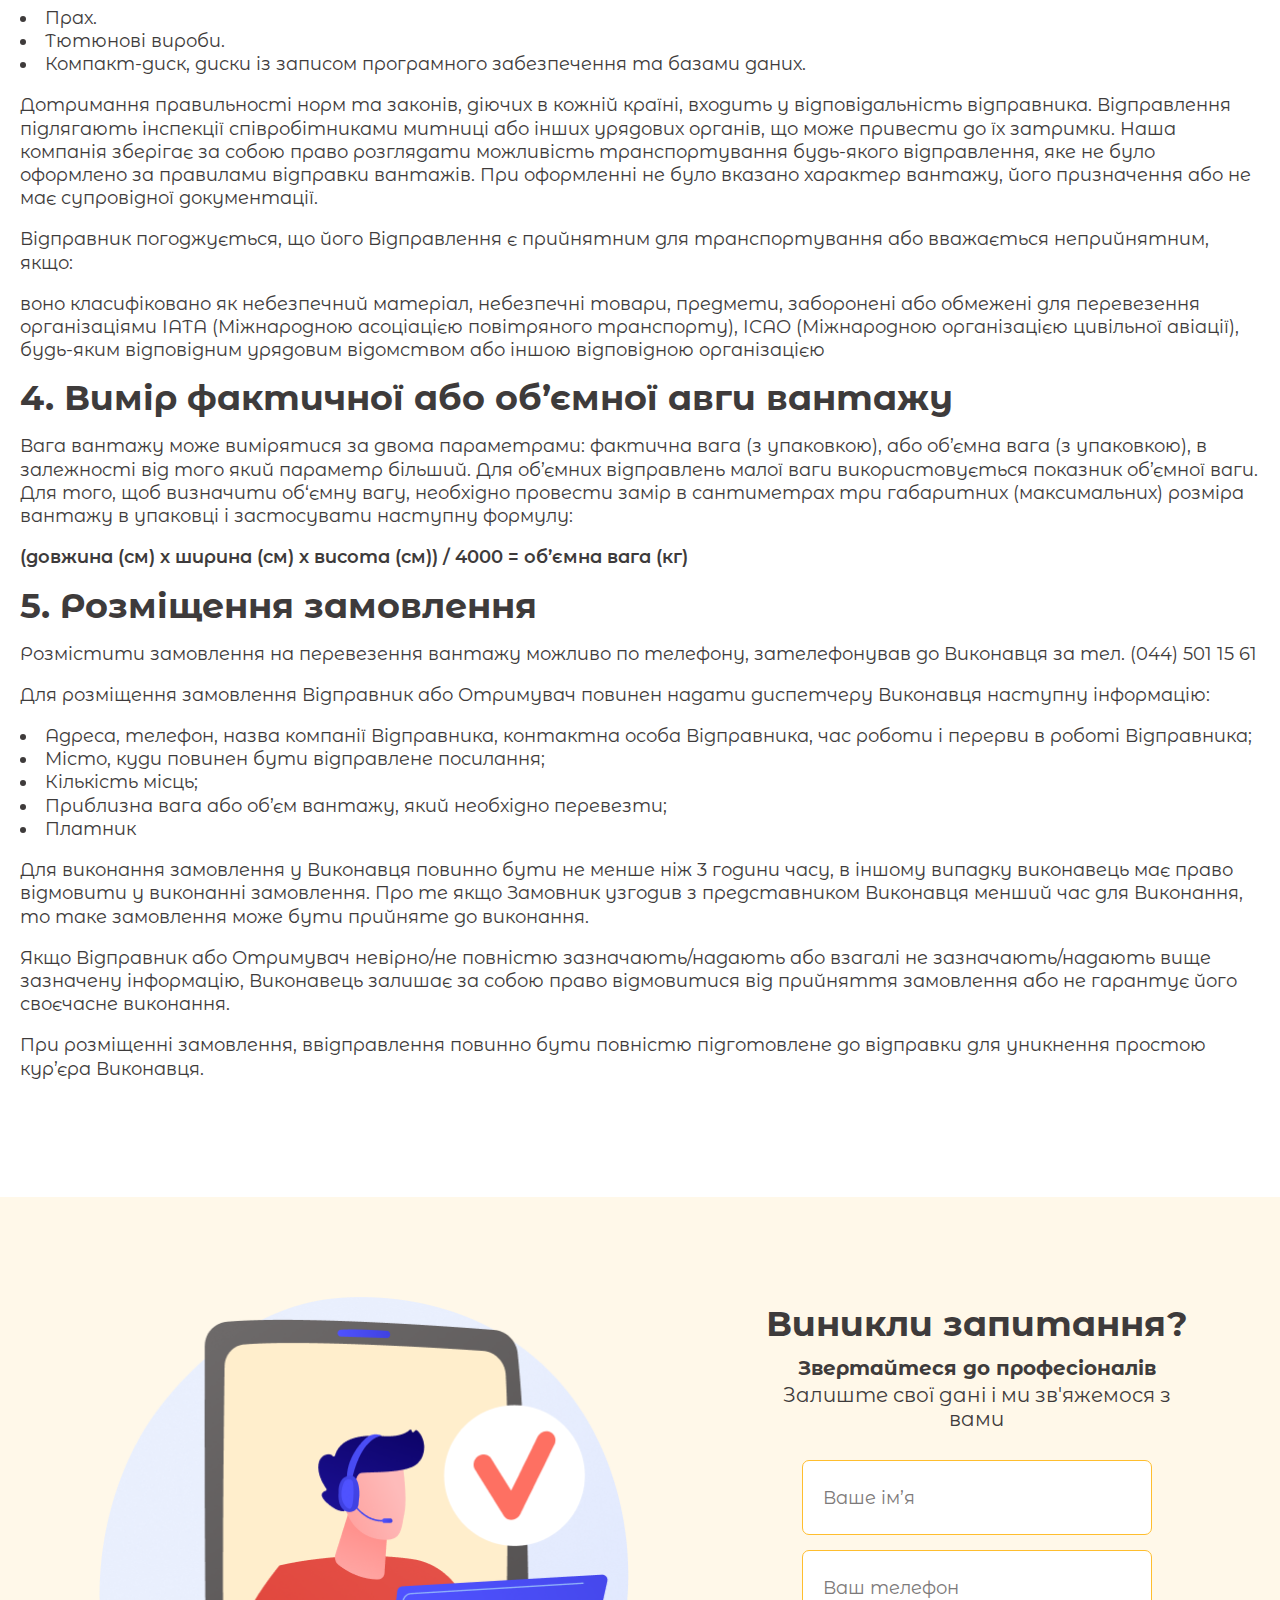
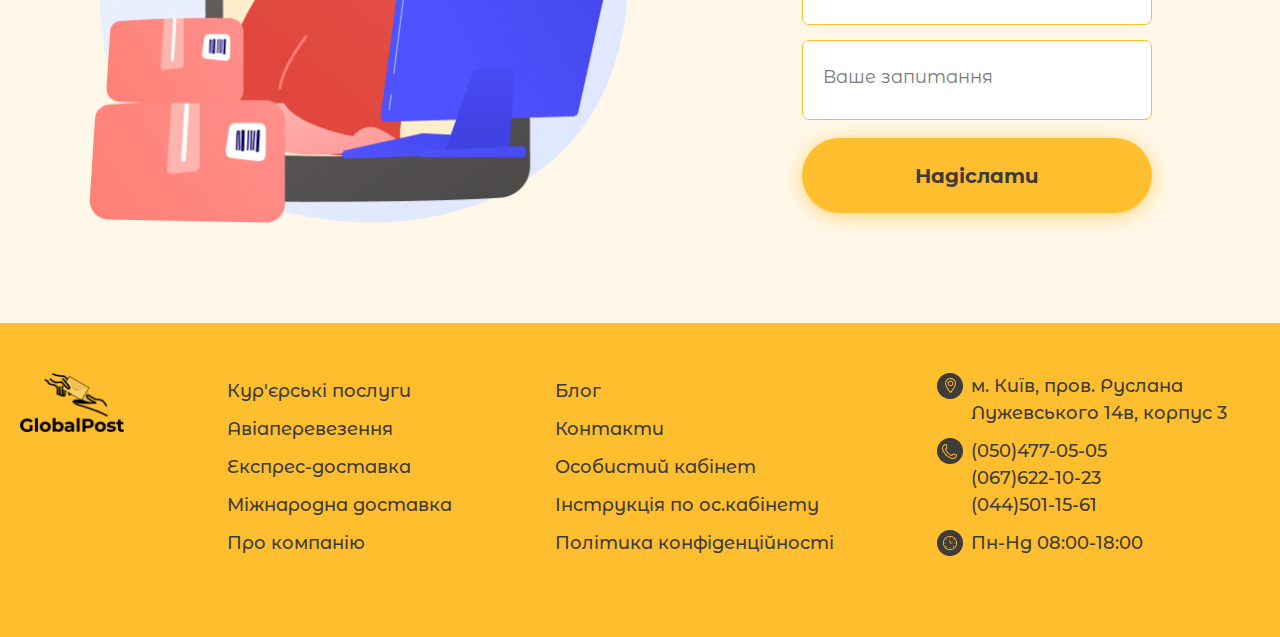
<file: terms-ua.html>
<!DOCTYPE html>
<html lang="en">
<head>
    <meta charset="UTF-8">
    <meta http-equiv="X-UA-Compatible" content="IE=edge">
    <meta name="viewport" content="width=device-width, initial-scale=1.0">
    <link rel="stylesheet" href="css/style.css">
    <link rel="stylesheet" href="css/null.css">
    <title>Главная</title>
</head>
<body>
    <div class="wrapper">
        <header class="header header_yellow">
            <div class="_container">
                <div class="header__content">
                    <a href="" class="header__column header__logo">
                        <img src="img/logo.png" alt="">
                    </a>
                    <div class="header__column header__menu menu">
                        <div class="menu__icon icon-menu">
                            <span></span>
                            <span></span>
                            <span></span>
                        </div>
                        <nav class="menu__body">
                            <ul class="menu__list">
                                <li><a href="" class="menu__link menu__link_with-arrow">Про нас</a></li>
                                <li class="_dropdown-opener">
                                    <span class="menu__link menu__link_with-arrow">Доставка</span>
                                    <div class="_dropdown-opener__menu delivery-menu">
                                        <div class="delivery-menu__items">
                                            <div class="delivery-menu__item">
                                                <div class="delivery-menu__image"><img src="img/delivery-menu/UA-delivery.svg" alt=""></div>
                                                <div class="delivery-menu__title">Доставка по Україні</div>
                                                <ul class="delivery-menu__list">
                                                    <li><a href="" class="delivery-menu__link">Експрес-доставка по Україні</a></li>
                                                    <li><a href="" class="delivery-menu__link">Послуги кур’єра</a></li>
                                                </ul>
                                            </div>
                                            <div class="delivery-menu__item">
                                                <div class="delivery-menu__image"><img src="img/delivery-menu/world-delivery.svg" alt=""></div>
                                                <div class="delivery-menu__title">Міжнародна доставка</div>
                                                <ul class="delivery-menu__list">
                                                    <li><a href="" class="delivery-menu__link">Спец тарифи для українських модельєрів-партнерів</a></li>
                                                    <li><a href="" class="delivery-menu__link">Ukrainian Fashion</a></li>
                                                    <li><a href="" class="delivery-menu__link">Митне оформлення</a></li>
                                                    <li><a href="" class="delivery-menu__link">Перевезення цінностей</a></li>
                                                    <li><a href="" class="delivery-menu__link">Посилки з Європи</a></li>
                                                    <li><a href="" class="delivery-menu__link">Експорт з UPS</a></li>
                                                    <li><a href="" class="delivery-menu__link">Про міжнародну доставку</a></li>
                                                </ul>
                                            </div>
                                            <div class="delivery-menu__item">
                                                <div class="delivery-menu__image"><img src="img/delivery-menu/extra-services.svg" alt=""></div>
                                                <div class="delivery-menu__title">Додаткові послуги</div>
                                                <ul class="delivery-menu__list">
                                                    <li><a href="" class="delivery-menu__link">Додаткові послуги</a></li>
                                                    <li><a href="" class="delivery-menu__link">Правила доставки відправлень</a></li>
                                                    <li><a href="" class="delivery-menu__link">Терміни доставки</a></li>
                                                    <li><a href="" class="delivery-menu__link">Відповідальність GlobalPost</a></li>
                                                </ul>
                                            </div>
                                            <div class="delivery-menu__item">
                                                <div class="delivery-menu__image"><img src="img/delivery-menu/extra-info.svg" alt=""></div>
                                                <div class="delivery-menu__title">Додаткова інформація</div>
                                                <ul class="delivery-menu__list">
                                                    <li><a href="" class="delivery-menu__link">Документи для оформлення відправлень</a></li>
                                                    <li><a href="" class="delivery-menu__link">Правила доставки відправлень</a></li>
                                                    <li><a href="" class="delivery-menu__link">Про міжнародну доставку</a></li>
                                                </ul>
                                            </div>
                                        </div>
                                    </div>
                                </li>
                                <li><a href="" class="menu__link">Блог</a></li>
                                <li><a href="" class="menu__link">Контакти</a></li>
                                <li class="_dropdown-opener language">
                                    <span href="" class="menu__link menu__link_with-arrow">Укр</span>
                                    <div class="_dropdown-opener__menu language__menu">
                                        <ul class="language__list">
                                            <li><a href="" class="language__link">Укр</a></li>
                                            <li><a href="" class="language__link">Рус</a></li>
                                            <li><a href="" class="language__link">Eng</a></li>
                                        </ul>
                                    </div>
                                </li>
                            </ul>
                        </nav>
                    </div>
                    <a href="" class="header__column header__search search-header" data-da="menu__body,2,992">
                        <img src="img/icons/search.png" alt="">
                    </a>
                    <a href="" class="header__column header__user" data-da="menu__body,3,992"><img src="img/icons/user.png" alt=""></a>
                    <div class="header__column header__track track">
                        <a href="" class="track__btn btn">
                            Відстежити посилку
                        </a>
                        <a href="" class="track__mobile-btn track__mobile-btn_open">
                            <img src="img/icons/search2.svg" alt="">
                        </a>
                        <a href="" class="track__mobile-btn track__mobile-btn_close">
                            <img src="img/icons/arrow-up-track.png" alt="">
                        </a>
                        <form class="track__input" data-da="header__content-track,0,992">
                            <input autocomplete="off" type="text" name="form[]" data-error="Помилка"
                                        data-value="" placeholder="Номер відстеження">
                            <button type="submit" class="track__input-btn"><img src="img/icons/search2.svg" alt=""></button>
                        </form>
                    </div>
                    <div class="header__column header__phones" data-da="menu__body,1,1400">
                        <div class="header__phone"><a href="tel:0445011561">(044) 501-15-61</a></div>
                        <div class="header__phone"><a href="tel:0504770505">(050) 477-05-05</a></div>
                        <div class="header__phone"><a href="tel:0676221023">(067) 622-10-23</a></div>
                    </div>
                    <a href="" class="header__column header__cart" data-da="menu__body,4,992">
                        <img src="img/icons/shopping-cart.png" alt="">
                    </a>
                </div>
                <div class="header__content-track content-track-header">
                </div>
                <div class="header__content-search search" data-da="menu__body,5,992">
                    <form action="" class="search__form">
                        <div class="search__input">
                            <input autocomplete="off" type="text" name="form[]" data-error="Помилка"
                                        data-value="" placeholder="Пошук">
                            <button type="submit"><img src="img/icons/search.png" alt=""></button>
                        </div>
                        <button type="reset" class="search__reset-btn"><img src="img/icons/reset.svg" alt=""></button>
                    </form>
                </div>
                <div class="header__content-calculator calculator">

                </div>
            </div>
        </header>
        <main class="page">
            <nav class="page__breadcrumbs breadcrumbs">
                <div class="breadcrumbs__container _container">
                    <ul class="breadcrumbs__list">
                        <li><span class="breadcrumbs__item">Умови надання послуг для доставки по Україні</span></li>
                    </ul>
                </div>
            </nav>
            <div class="page__info info">
                <div class="info__container _container">
                    <div class="info__title title">Умови надання послуг для <span>доставки по Україні</span></div>
                    <div class="info__subtitle title_middle">Категорії послуг</div>
                    <div class="info__text small-text">
                        <p>1.1 Експрес 18. Доставка документів отримувачам по території України здійснюється на наступний 
                        робочий день до 17-00 год., після приймання вантажу до перевезення від Відправника. Виключення 
                        складають міста, які знаходяться на відстані від 600 км і більше. Вантаж видається представнику 
                        Отримувача, незалежно від зазначеної в експрес - накладній контактної особи. Місцем знаходжения 
                        Відправника або Отримувача є - місце, до якого може добратися представник Виконавця (далі по тексту 
                        Виконавець) – для документів і вантажів вагою до 5 кг.</p>
                        <p>1.2 Експрес 12 Доставка документів по території України здійснюється на наступний робочий день до 12-
                        00 год після приймання відправлення від відправника. Діє виключно для міст які вказані в переліку у 
                        Додатку №1 з тарифами на доставку. При відправленні в межах одного міста по категорії Експрес 12 
                        доставка здійснюється в той самий день, за умови, що відправлення забране у Відправника до 12-00 
                        поточного дня</p>
                        <p>1.3 Експрес 10. Доставка документів по території України здійснюється на наступний робочий день до 10-
                        00 після приймання відправлення від відправника. Діє виключно для міст які вказані в переліку у 
                        Додатку №1 з тарифами на доставку. При відправленні в межах одного міста по категорії Експрес 10 
                        доставка здійснюється в той самий день у термін до 3 годин, або на наступний день до 10-00, якщо це 
                        влаштовує замовника послуги.</p>
                        <p>1.4 Терміни доставки розраховуються в робочих днях і не враховують день прийому відправлення у 
                        Замовника</p>
                        <p>1.5 Доставка «Особисто в руки» виконується виключно особі зазначеній в експрес накладній за умови 
                        наявності контактного телефону. У випадку неможливості доставки особисто особі, доставка 
                        погоджується з відправником і після цього здійснюється доставка, або переноситься доставка на інший 
                        час</p>
                        <p>1.6 «Повідомлення» - повернення оригіналу накладної з підписом одержувача. Здійснюється на протязі 7 
                        робочих днів з моменту доставки одержувачу</p>
                    </div>
                    <div class="info__subtitle title_middle">2. Пакування відправлень</div>
                    <div class="info__text small-text">
                        <ul>
                            <li>Вантажні відправлення повинні мати тару та упаковку. Відправлення має бути упаковане з урахуванням його властивостей, щоб забезпечити збереження під час транспортування.</li>
                            <li>Упаковка вантажів має бути чистою, сухою без зовнішніх ушкоджень та доступу до вмісту.</li>
                            <li>Характер упаковки повинен відповідати вмісту відправлення та вазі, забезпечуючи збереження вмісту усередині упаковки.</li>
                            <li>При виборі упаковки важливо звертати увагу на відповідність габаритів, таким чином внутрішньотарні вкладення мають бути щільно укладені і не містити порожнеч.</li>
                            <li>На упаковці має бути відповідне маркування, згідно з характером вантажу (не кантувати, крихке, не перевертати, обережно, тощо).</li>
                            <li>Металева, скляна, пластмасова тара в яку упаковуються рідкі вантажі мають бути герметично захищені від витоку.</li>
                            <li>Вантажі, які вимагають особливих умов зберігання та перевезення, повинні містити відповідне маркування та супровідні інструкції. В противному випадку Виконавець не несе жодної вiдповiдальностi за псування вантажу. </li>
                            <li>Забороняється упаковка в одну коробку (тару) вантажів різного характеру (скло, папір, небезпечні матеріали, тощо) з метою запобігання псуванню під час транспортування. Такі вантажі необхідно розділити в різну тару.</li>
                            <li>При відсутності або невідповіності упаковки даним вимогам, Виконавець залишає за собою право відмовити в заборі вантажу або не несе відповідальність за його збереження при перевезенні.</li>
                        </ul>
                    </div>
                    <div class="info__subtitle title_middle">3. Заборонений вантаж до пересилання</div>
                    <div class="info__text small-text">
                        <ul>
                            <li>Паспорти або інші документи, що підтверджують особу</li>
                            <li>Готівка її еквіваленти (кредитні карти, не погашені чеки, ощадні книжки), а також акції підприємств, акцизні марки, тощо.</li>
                            <li>Небезпечні матеріали (легкозаймисті та горючі матеріали).</li>
                            <li>Наркотичні засоби, радіоактивні, вибухові, їдкі та інші небезпечні речовиниа.</li>
                            <li>Зброя вогнепальна, пневматична, газова, боєприпаси, а також основні частини вогнепальної зброї.</li>
                            <li>Коштовні та напівкоштовні камені, вироби з них.</li>
                            <li>Тварини та їх шкури.</li>
                            <li>Ліки</li>
                            <li>Прах.</li>
                            <li>Тютюнові вироби.</li>
                            <li>Компакт-диск, диски із записом програмного забезпечення та базами даних.</li>
                        </ul>
                        <p>
                            Дотримання правильності норм та законів, діючих в кожній країні, входить у відповідальність  відправника. Відправлення підлягають інспекції співробітниками митниці або інших урядових 
                            органів, що може привести до їх затримки.
                            Наша компанія зберігає за собою право розглядати можливість транспортування будь-якого 
                            відправлення, яке не було оформлено за правилами відправки вантажів. При оформленні не було 
                            вказано характер вантажу, його призначення або не має супровідної документації.
                        </p>
                        <p>Відправник погоджується, що його Відправлення є прийнятним для транспортування або вважається неприйнятним, якщо:
                        </p>
                        <p>
                            воно класифіковано як небезпечний матеріал, небезпечні товари, предмети, заборонені або обмежені 
                            для перевезення організаціями ІАТА (Міжнародною асоціацією повітряного транспорту), ІСАО 
                            (Міжнародною організацією цивільної авіації), будь-яким відповідним урядовим відомством або іншою 
                            відповідною організацією
                        </p>
                    </div>
                    <div class="info__subtitle title_middle">4. Вимір фактичної або об’ємної авги вантажу</div>
                    <div class="info__text small-text">
                        <p>
                            Вага вантажу може вимірятися за двома параметрами: фактична вага (з упаковкою), або об’ємна вага 
                            (з упаковкою), в залежності від того який параметр більший. Для об’ємних відправлень малої ваги 
                            використовується показник об’ємної ваги. Для того, щоб визначити об‘ємну вагу, необхідно провести 
                            замір в сантиметрах три габаритних (максимальних) розміра вантажу в упаковці і застосувати наступну 
                            формулу:
                        </p>
                        <p>
                            <span>(довжина (см) х ширина (см) х висота (см)) / 4000 = об’ємна вага (кг)</span>
                        </p>   
                    </div>
                    <div class="info__subtitle title_middle">5. Розміщення замовлення</div>
                    <div class="info__text small-text">
                        <p>Розмістити замовлення на перевезення вантажу можливо по телефону, зателефонував до Виконавця за тел. (044) 501 15 61</p>
                        <p>Для розміщення замовлення Відправник або Отримувач повинен надати диспетчеру Виконавця наступну інформацію:</p>
                        <ul>
                            <li>Адреса, телефон, назва компанії Відправника, контактна особа Відправника, час роботи і перерви в роботі Відправника;</li>
                            <li>Місто, куди повинен бути відправлене посилання; </li>
                            <li>Кількість місць;</li>
                            <li>Приблизна вага або об’єм вантажу, який необхідно перевезти; </li>
                            <li>Платник</li>
                        </ul>
                        <p>
                            Для виконання замовлення у Виконавця повинно бути не менше ніж 3 години часу, в іншому випадку 
                            виконавець має право відмовити у виконанні замовлення. Про те якщо Замовник узгодив з 
                            представником Виконавця менший час для Виконання, то таке замовлення може бути прийняте до 
                            виконання.
                        </p>
                        <p>
                            Якщо Відправник або Отримувач невірно/не повністю зазначають/надають або взагалі не 
                            зазначають/надають вище зазначену інформацію, Виконавець залишає за собою право відмовитися від 
                            прийняття замовлення або не гарантує його своєчасне виконання.
                        </p>
                        
                        <p>
                            При розміщенні замовлення, ввідправлення повинно бути повністю підготовлене до відправки для 
                            уникнення простою кур’єра Виконавця.
                        </p>
                    </div>
                </div>
            </div>
            <section class="page__feedback feedback">
                <div class="feedback__container _container">
                    <div class="feedback__image"><img src="img/feedback.png" alt=""></div>
                    <div class="feedback__body">
                        <div class="feedback__title title_middle">Виникли запитання?</div>
                        <div class="feedback__text">
                            <p class="feedback__text_bold">Звертайтеся до професіоналів</p>
                            <p>Залиште свої дані і ми зв'яжемося з вами</p>
                        </div>
                        <form action="post" class="feedback__form">
                            <div class="feedback__input">
                                <input type="text" name="name" placeholder="Ваше ім’я">
                            </div>
                            <div class="feedback__input">
                                <input type="tel" name="phone" placeholder="Ваш телефон">
                            </div>
                            <div class="feedback__input">
                                <textarea name="question" placeholder="Ваше запитання"></textarea>
                            </div>
                            <button type="submit" class="feedback__btn btn">Надіслати</button>
                        </form>
                    </div>
                </div>
            </section>
        </main>
        <footer class="footer">
            <div class="footer__content _container">
                <div class="footer__columns">
                    <div class="footer__column footer__logo">
                        <a href="">
                            <img src="img/logo.png" alt="">
                        </a>
                    </div>
                    <ul class="footer__column menu-footer">
                        <li><a href="" class="menu-footer__link">Кур'єрські послуги</a></li>
                        <li><a href="" class="menu-footer__link">Авіаперевезення</a></li>
                        <li><a href="" class="menu-footer__link">Експрес-доставка</a></li>
                        <li><a href="" class="menu-footer__link">Міжнародна доставка</a></li>
                        <li><a href="" class="menu-footer__link">Про компанію</a></li>
                    </ul>
                    <ul class="footer__column menu-footer">
                        <li><a href="" class="menu-footer__link">Блог</a></li>
                        <li><a href="" class="menu-footer__link">Контакти</a></li>
                        <li><a href="" class="menu-footer__link">Особистий кабiнет</a></li>
                        <li><a href="" class="menu-footer__link">Інструкція по ос.кабiнету</a></li>
                        <li><a href="" class="menu-footer__link">Політика конфіденційності</a></li>
                    </ul>
                    <ul class="footer__column contacts-footer">
                        <li>
                            <div class="contacts-footer__image"><img src="img/icons/maps.png" alt=""></div>
                            <span class="contacts-footer__text">м. Київ, пров. Руслана Лужевського 14в, корпус 3</span>
                        </li>
                        <li>
                            <div class="contacts-footer__image"><img src="img/icons/phone.png" alt=""></div>
                            <span class="contacts-footer__text">
                                <a href="tel:0504770505">(050)477-05-05</a><br>
                                <a href="tel:0676221023">(067)622-10-23</a><br>
                                <a href="tel:0445011561">(044)501-15-61</a>
                            </span>
                        </li>
                        <li>
                            <div class="contacts-footer__image"><img src="img/icons/clock.png" alt=""></div>
                            <span class="contacts-footer__text">Пн-Нд 08:00-18:00</span>
                        </li>
                    </ul>
    
                </div>
            </div>
        </footer>
    </div>
    <script src="js/script.js"></script>
    
</body>
</html>
</file>
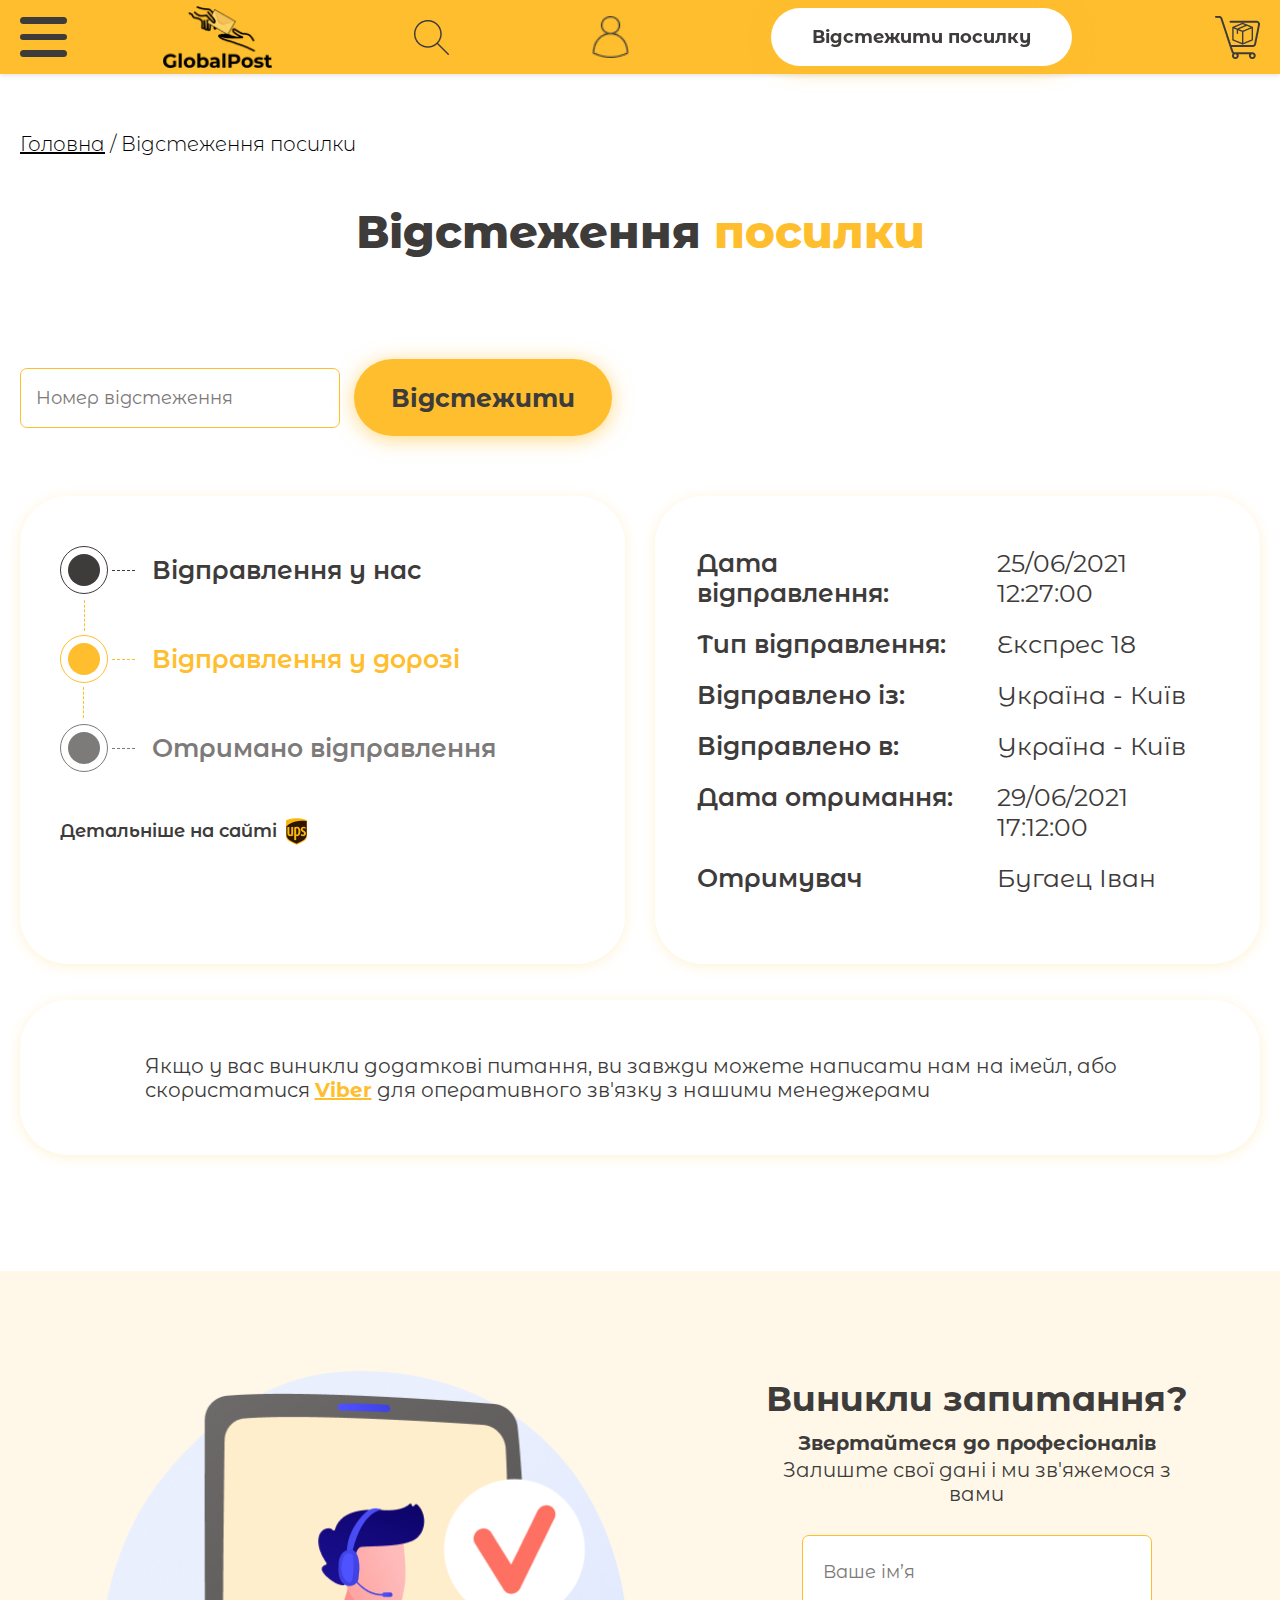
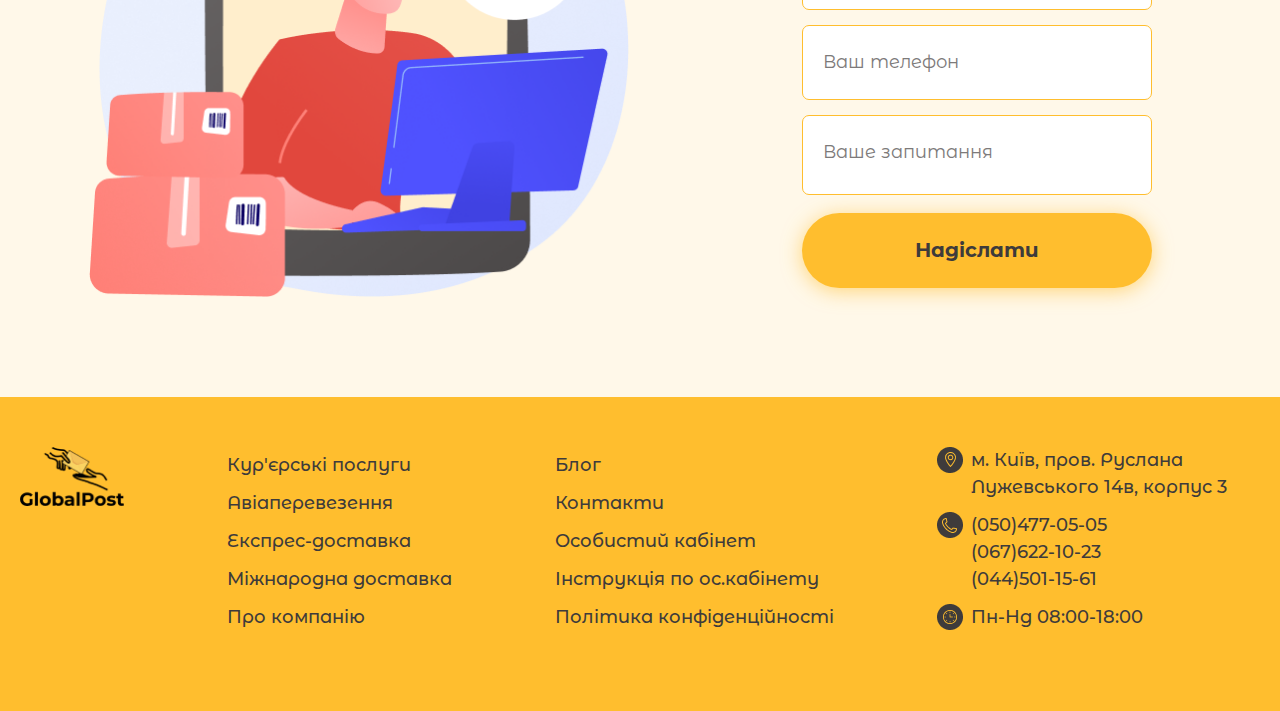
<file: track.html>
<!DOCTYPE html>
<html lang="en">
<head>
    <meta charset="UTF-8">
    <meta http-equiv="X-UA-Compatible" content="IE=edge">
    <meta name="viewport" content="width=device-width, initial-scale=1.0">
    <link rel="stylesheet" href="css/style.css">
    <link rel="stylesheet" href="css/null.css">
    <title>Главная</title>
</head>
<body>
    <div class="wrapper">
        <header class="header header_yellow">
            <div class="_container">
                <div class="header__content">
                    <a href="" class="header__column header__logo">
                        <img src="img/logo.png" alt="">
                    </a>
                    <div class="header__column header__menu menu">
                        <div class="menu__icon icon-menu">
                            <span></span>
                            <span></span>
                            <span></span>
                        </div>
                        <nav class="menu__body">
                            <ul class="menu__list">
                                <li><a href="" class="menu__link menu__link_with-arrow">Про нас</a></li>
                                <li class="_dropdown-opener">
                                    <span class="menu__link menu__link_with-arrow">Доставка</span>
                                    <div class="_dropdown-opener__menu delivery-menu">
                                        <div class="delivery-menu__items">
                                            <div class="delivery-menu__item">
                                                <div class="delivery-menu__image"><img src="img/delivery-menu/UA-delivery.svg" alt=""></div>
                                                <div class="delivery-menu__title">Доставка по Україні</div>
                                                <ul class="delivery-menu__list">
                                                    <li><a href="" class="delivery-menu__link">Експрес-доставка по Україні</a></li>
                                                    <li><a href="" class="delivery-menu__link">Послуги кур’єра</a></li>
                                                </ul>
                                            </div>
                                            <div class="delivery-menu__item">
                                                <div class="delivery-menu__image"><img src="img/delivery-menu/world-delivery.svg" alt=""></div>
                                                <div class="delivery-menu__title">Міжнародна доставка</div>
                                                <ul class="delivery-menu__list">
                                                    <li><a href="" class="delivery-menu__link">Спец тарифи для українських модельєрів-партнерів</a></li>
                                                    <li><a href="" class="delivery-menu__link">Ukrainian Fashion</a></li>
                                                    <li><a href="" class="delivery-menu__link">Митне оформлення</a></li>
                                                    <li><a href="" class="delivery-menu__link">Перевезення цінностей</a></li>
                                                    <li><a href="" class="delivery-menu__link">Посилки з Європи</a></li>
                                                    <li><a href="" class="delivery-menu__link">Експорт з UPS</a></li>
                                                    <li><a href="" class="delivery-menu__link">Про міжнародну доставку</a></li>
                                                </ul>
                                            </div>
                                            <div class="delivery-menu__item">
                                                <div class="delivery-menu__image"><img src="img/delivery-menu/extra-services.svg" alt=""></div>
                                                <div class="delivery-menu__title">Додаткові послуги</div>
                                                <ul class="delivery-menu__list">
                                                    <li><a href="" class="delivery-menu__link">Додаткові послуги</a></li>
                                                    <li><a href="" class="delivery-menu__link">Правила доставки відправлень</a></li>
                                                    <li><a href="" class="delivery-menu__link">Терміни доставки</a></li>
                                                    <li><a href="" class="delivery-menu__link">Відповідальність GlobalPost</a></li>
                                                </ul>
                                            </div>
                                            <div class="delivery-menu__item">
                                                <div class="delivery-menu__image"><img src="img/delivery-menu/extra-info.svg" alt=""></div>
                                                <div class="delivery-menu__title">Додаткова інформація</div>
                                                <ul class="delivery-menu__list">
                                                    <li><a href="" class="delivery-menu__link">Документи для оформлення відправлень</a></li>
                                                    <li><a href="" class="delivery-menu__link">Правила доставки відправлень</a></li>
                                                    <li><a href="" class="delivery-menu__link">Про міжнародну доставку</a></li>
                                                </ul>
                                            </div>
                                        </div>
                                    </div>
                                </li>
                                <li><a href="" class="menu__link">Блог</a></li>
                                <li><a href="" class="menu__link">Контакти</a></li>
                                <li class="_dropdown-opener language">
                                    <span href="" class="menu__link menu__link_with-arrow">Укр</span>
                                    <div class="_dropdown-opener__menu language__menu">
                                        <ul class="language__list">
                                            <li><a href="" class="language__link">Укр</a></li>
                                            <li><a href="" class="language__link">Рус</a></li>
                                            <li><a href="" class="language__link">Eng</a></li>
                                        </ul>
                                    </div>
                                </li>
                            </ul>
                        </nav>
                    </div>
                    <a href="" class="header__column header__search search-header" data-da="menu__body,2,992">
                        <img src="img/icons/search.png" alt="">
                    </a>
                    <a href="" class="header__column header__user" data-da="menu__body,3,992"><img src="img/icons/user.png" alt=""></a>
                    <div class="header__column header__track track">
                        <a href="" class="track__btn btn">
                            Відстежити посилку
                        </a>
                        <a href="" class="track__mobile-btn track__mobile-btn_open">
                            <img src="img/icons/search2.svg" alt="">
                        </a>
                        <a href="" class="track__mobile-btn track__mobile-btn_close">
                            <img src="img/icons/arrow-up-track.png" alt="">
                        </a>
                        <form class="track__input" data-da="header__content-track,0,992">
                            <input autocomplete="off" type="text" name="form[]" data-error="Помилка"
                                        data-value="" placeholder="Номер відстеження">
                            <button type="submit" class="track__input-btn"><img src="img/icons/search2.svg" alt=""></button>
                        </form>
                    </div>
                    <div class="header__column header__phones" data-da="menu__body,1,1400">
                        <div class="header__phone"><a href="tel:0445011561">(044) 501-15-61</a></div>
                        <div class="header__phone"><a href="tel:0504770505">(050) 477-05-05</a></div>
                        <div class="header__phone"><a href="tel:0676221023">(067) 622-10-23</a></div>
                    </div>
                    <a href="" class="header__column header__cart" data-da="menu__body,4,992">
                        <img src="img/icons/shopping-cart.png" alt="">
                    </a>
                </div>
                <div class="header__content-track content-track-header">
                </div>
                <div class="header__content-search search" data-da="menu__body,5,992">
                    <form action="" class="search__form">
                        <div class="search__input">
                            <input autocomplete="off" type="text" name="form[]" data-error="Помилка"
                                        data-value="" placeholder="Пошук">
                            <button type="submit"><img src="img/icons/search.png" alt=""></button>
                        </div>
                        <button type="reset" class="search__reset-btn"><img src="img/icons/reset.svg" alt=""></button>
                    </form>
                </div>
                <div class="header__content-calculator calculator">

                </div>
            </div>
        </header>
        <main class="page">
            <nav class="page__breadcrumbs breadcrumbs">
                <div class="breadcrumbs__container _container">
                    <ul class="breadcrumbs__list">
                        <li><a href="" class="breadcrumbs__link">Головна</a></li>
                        <li><span class="breadcrumbs__item">Відстеження посилки</span></li>
                    </ul>
                </div>
            </nav>
            <section class="page__track-package track-package">
                <div class="track-package__container _container">
                    <div class="track-package__title title">Відстеження <span>посилки</span></div>
                    <form action="get" class="track-package__form">
                        <input autocomplete="off" type="text" name="form[]" data-error="Помилка"
                        data-value="" placeholder="Номер відстеження" class="track-package__input">
                        <button type="submit" class="track-package__btn btn">Відстежити</button>
                    </form>
                    <div class="track-package__info">
                        <div class="track-package__info-block track-package__status track-status">
                            <div class="track-status__items">
                                <div class="track-status__item">
                                    <div class="track-status__indicator indicator">
                                        <span class="indicator__circle"></span>
                                        <span class="indicator__line indicator__line_top"></span>
                                        <span class="indicator__line indicator__line_right"></span>
                                        <span class="indicator__line indicator__line_bottom"></span>
                                    </div>
                                    <div class="track-status__name">Відправлення у нас</div>
                                </div>
                                <div class="track-status__item _active">
                                    <div class="track-status__indicator indicator">
                                        <span class="indicator__circle"></span>
                                        <span class="indicator__line indicator__line_top"></span>
                                        <span class="indicator__line indicator__line_right"></span>
                                        <span class="indicator__line indicator__line_bottom"></span>
                                    </div>
                                    <div class="track-status__name">Відправлення у дорозі</div>
                                </div>
                                <div class="track-status__item">
                                    <div class="track-status__indicator indicator">
                                        <span class="indicator__circle"></span>
                                        <span class="indicator__line indicator__line_top"></span>
                                        <span class="indicator__line indicator__line_right"></span>
                                        <span class="indicator__line indicator__line_bottom"></span>
                                    </div>
                                    <div class="track-status__name">Отримано відправлення</div>
                                </div>
                            </div>
                            <a href="" class="track-status__more">
                                <span>Детальніше на сайті</span>
                                <img src="img/ups.png" alt="">
                            </a>
                        </div>
                        <div class="track-package__info-block track-package__details">
                            <table>
                                <tbody>
                                    <tr>
                                        <td>Дата відправлення:</td>
                                        <td>25/06/2021 12:27:00</td>
                                    </tr>
                                    <tr>
                                        <td>Тип відправлення:</td>
                                        <td>Експрес 18</td>
                                    </tr>
                                    <tr>
                                        <td>Відправлено із:</td>
                                        <td>Україна - Київ</td>
                                    </tr>
                                    <tr>
                                        <td>Відправлено в:</td>
                                        <td>Україна - Київ</td>
                                    </tr>
                                    <tr>
                                        <td>Дата отримання:</td>
                                        <td>29/06/2021 17:12:00</td>
                                    </tr>
                                    <tr>
                                        <td>Отримувач</td>
                                        <td>Бугаец Іван</td>
                                    </tr>
                                </tbody>
                            </table>
                        </div>
                    </div>
                    <div class="track-package__if-questions">
                        <p>
                            Якщо у вас виникли додаткові питання, ви завжди можете написати нам на імейл, або скористатися <a href="">Viber</a> для оперативного
                            зв'язку з нашими менеджерами
                        </p>
                    </div>
                </div>
            </section>
            <section class="page__feedback feedback">
                <div class="feedback__container _container">
                    <div class="feedback__image"><img src="img/feedback.png" alt=""></div>
                    <div class="feedback__body">
                        <div class="feedback__title title_middle">Виникли запитання?</div>
                        <div class="feedback__text">
                            <p class="feedback__text_bold">Звертайтеся до професіоналів</p>
                            <p>Залиште свої дані і ми зв'яжемося з вами</p>
                        </div>
                        <form action="post" class="feedback__form">
                            <div class="feedback__input">
                                <input type="text" name="name" placeholder="Ваше ім’я">
                            </div>
                            <div class="feedback__input">
                                <input type="tel" name="phone" placeholder="Ваш телефон">
                            </div>
                            <div class="feedback__input">
                                <textarea name="question" placeholder="Ваше запитання"></textarea>
                            </div>
                            <button type="submit" class="feedback__btn btn">Надіслати</button>
                        </form>
                    </div>
                </div>
            </section>
        </main>
        <footer class="footer">
            <div class="footer__content _container">
                <div class="footer__columns">
                    <div class="footer__column footer__logo">
                        <a href="">
                            <img src="img/logo.png" alt="">
                        </a>
                    </div>
                    <ul class="footer__column menu-footer">
                        <li><a href="" class="menu-footer__link">Кур'єрські послуги</a></li>
                        <li><a href="" class="menu-footer__link">Авіаперевезення</a></li>
                        <li><a href="" class="menu-footer__link">Експрес-доставка</a></li>
                        <li><a href="" class="menu-footer__link">Міжнародна доставка</a></li>
                        <li><a href="" class="menu-footer__link">Про компанію</a></li>
                    </ul>
                    <ul class="footer__column menu-footer">
                        <li><a href="" class="menu-footer__link">Блог</a></li>
                        <li><a href="" class="menu-footer__link">Контакти</a></li>
                        <li><a href="" class="menu-footer__link">Особистий кабiнет</a></li>
                        <li><a href="" class="menu-footer__link">Інструкція по ос.кабiнету</a></li>
                        <li><a href="" class="menu-footer__link">Політика конфіденційності</a></li>
                    </ul>
                    <ul class="footer__column contacts-footer">
                        <li>
                            <div class="contacts-footer__image"><img src="img/icons/maps.png" alt=""></div>
                            <span class="contacts-footer__text">м. Київ, пров. Руслана Лужевського 14в, корпус 3</span>
                        </li>
                        <li>
                            <div class="contacts-footer__image"><img src="img/icons/phone.png" alt=""></div>
                            <span class="contacts-footer__text">
                                <a href="tel:0504770505">(050)477-05-05</a><br>
                                <a href="tel:0676221023">(067)622-10-23</a><br>
                                <a href="tel:0445011561">(044)501-15-61</a>
                            </span>
                        </li>
                        <li>
                            <div class="contacts-footer__image"><img src="img/icons/clock.png" alt=""></div>
                            <span class="contacts-footer__text">Пн-Нд 08:00-18:00</span>
                        </li>
                    </ul>
    
                </div>
            </div>
        </footer>
    </div>
    <script src="js/script.js"></script>
    
</body>
</html>
</file>
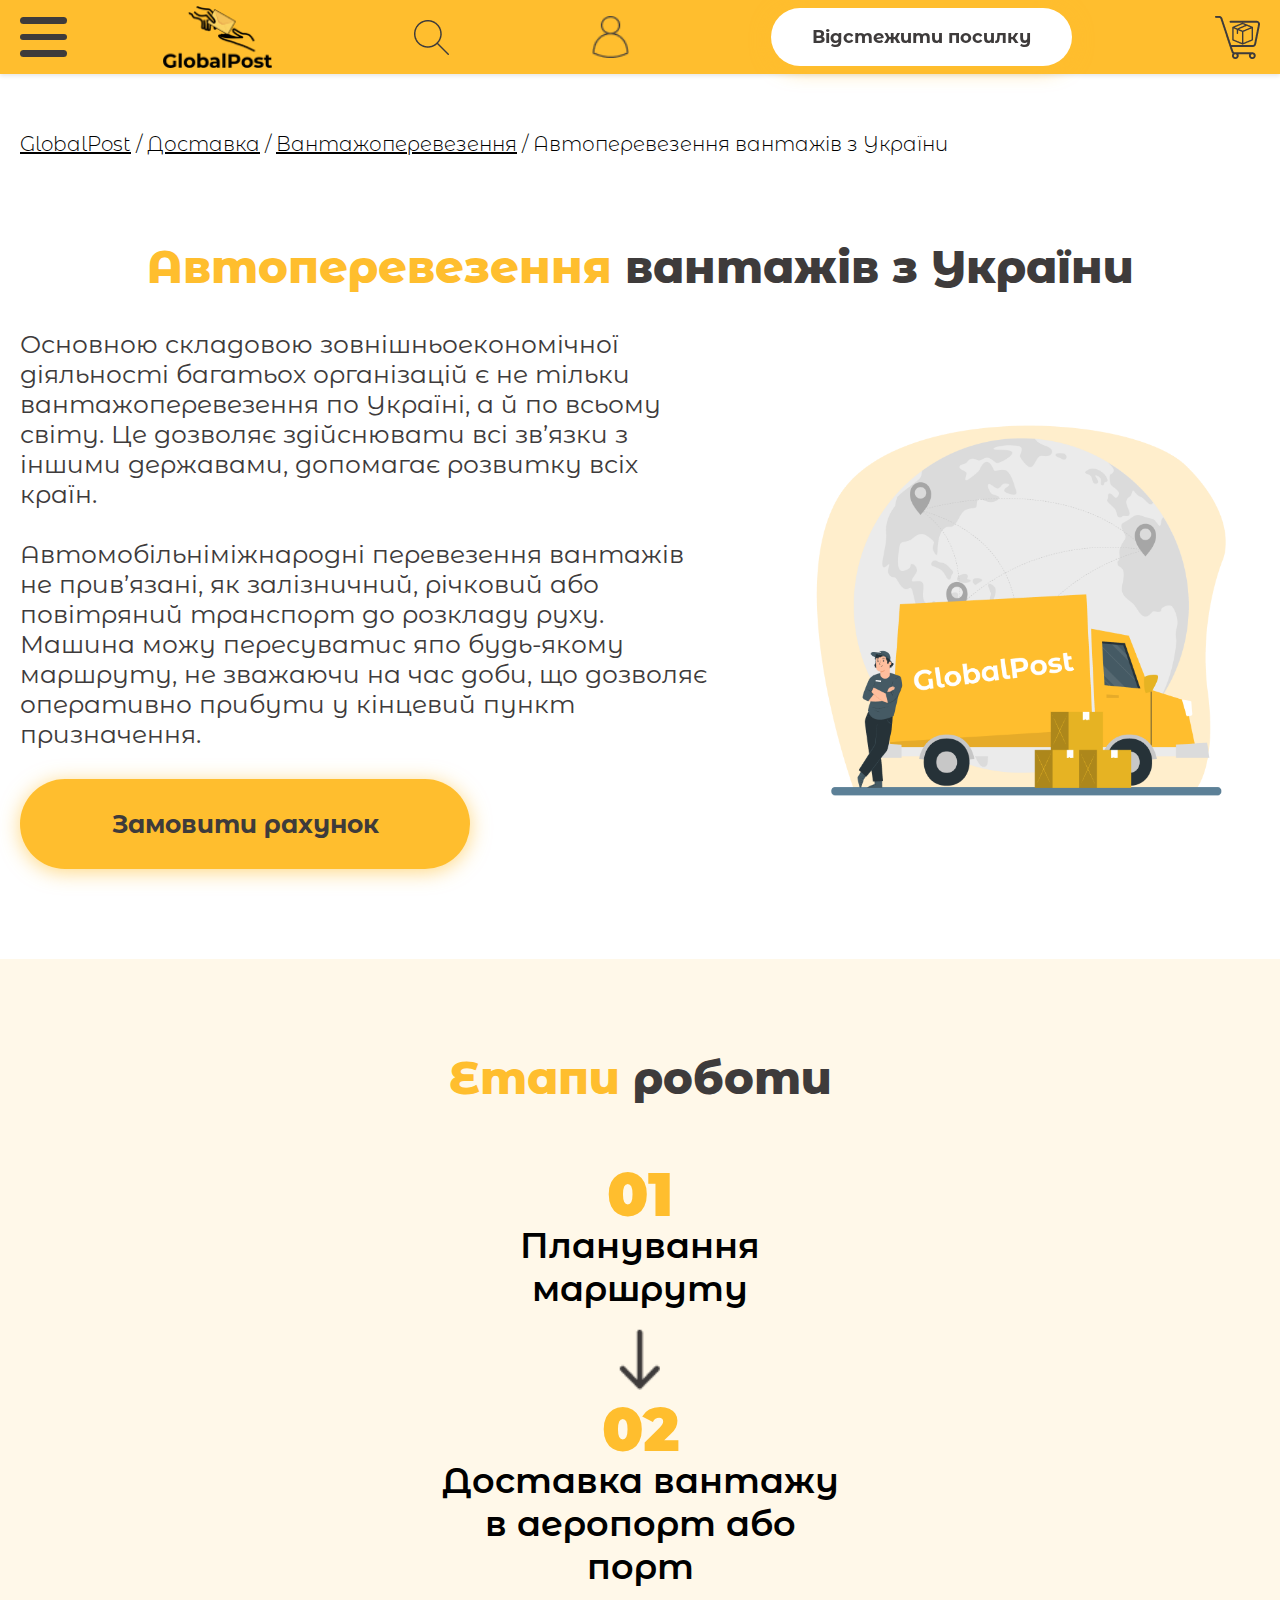
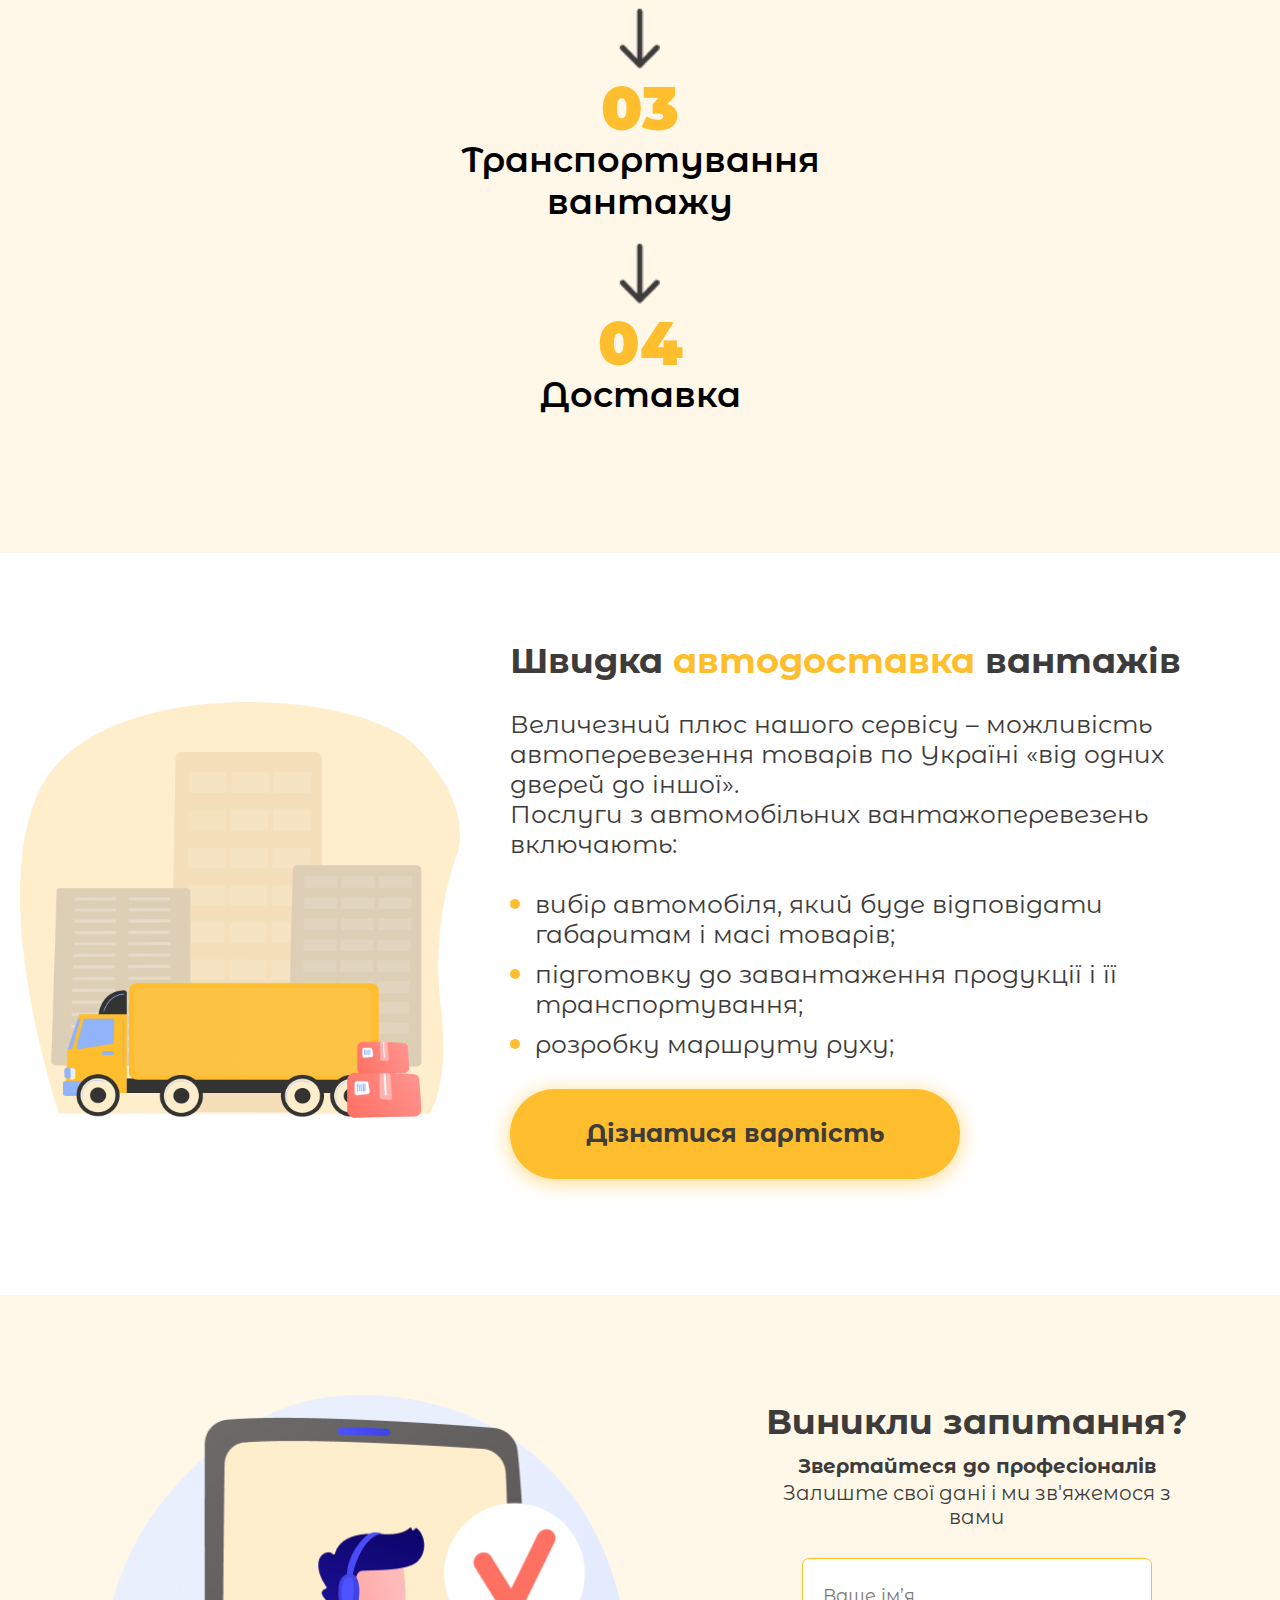
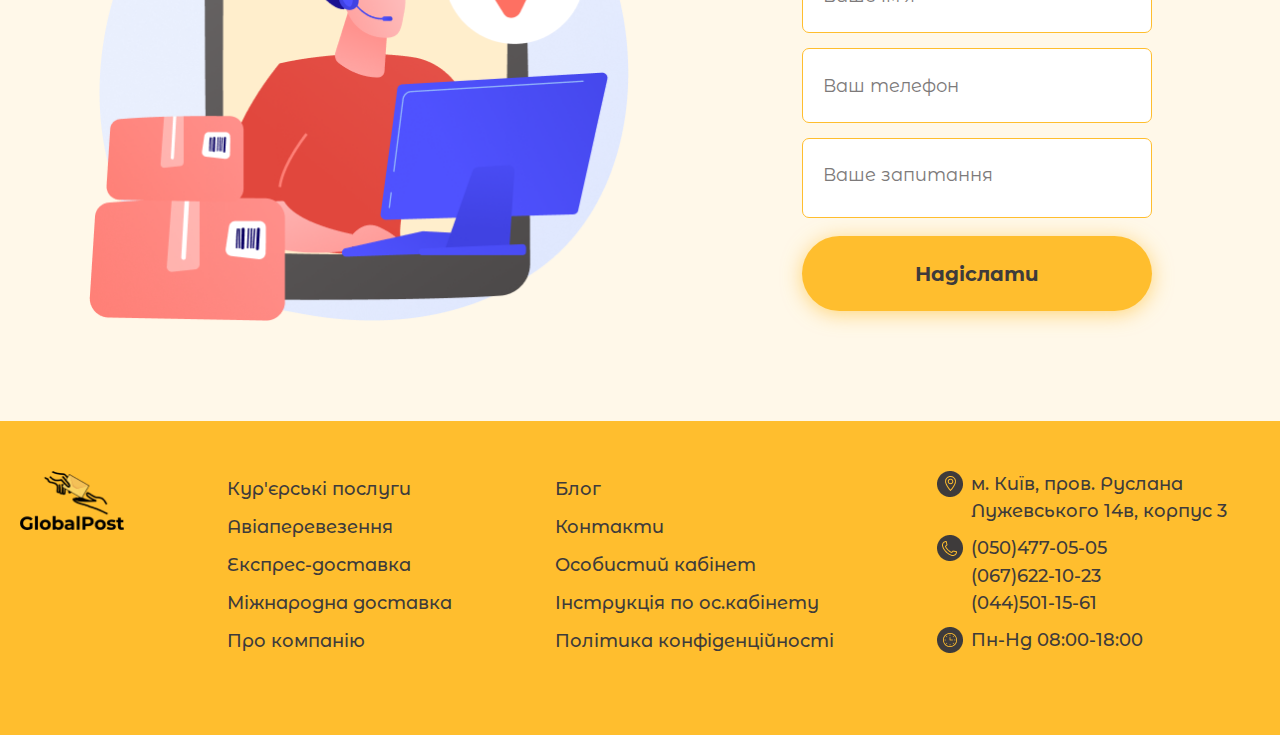
<file: trucking.html>
<!DOCTYPE html>
<html lang="en">
<head>
    <meta charset="UTF-8">
    <meta http-equiv="X-UA-Compatible" content="IE=edge">
    <meta name="viewport" content="width=device-width, initial-scale=1.0">
    <link rel="stylesheet" href="css/style.css">
    <link rel="stylesheet" href="css/null.css">
    <title>Главная</title>
</head>
<body>
    <div class="wrapper">
        <header class="header header_yellow">
            <div class="_container">
                <div class="header__content">
                    <a href="" class="header__column header__logo">
                        <img src="img/logo.png" alt="">
                    </a>
                    <div class="header__column header__menu menu">
                        <div class="menu__icon icon-menu">
                            <span></span>
                            <span></span>
                            <span></span>
                        </div>
                        <nav class="menu__body">
                            <ul class="menu__list">
                                <li><a href="" class="menu__link menu__link_with-arrow">Про нас</a></li>
                                <li class="_dropdown-opener">
                                    <span class="menu__link menu__link_with-arrow">Доставка</span>
                                    <div class="_dropdown-opener__menu delivery-menu">
                                        <div class="delivery-menu__items">
                                            <div class="delivery-menu__item">
                                                <div class="delivery-menu__image"><img src="img/delivery-menu/UA-delivery.svg" alt=""></div>
                                                <div class="delivery-menu__title">Доставка по Україні</div>
                                                <ul class="delivery-menu__list">
                                                    <li><a href="" class="delivery-menu__link">Експрес-доставка по Україні</a></li>
                                                    <li><a href="" class="delivery-menu__link">Послуги кур’єра</a></li>
                                                </ul>
                                            </div>
                                            <div class="delivery-menu__item">
                                                <div class="delivery-menu__image"><img src="img/delivery-menu/world-delivery.svg" alt=""></div>
                                                <div class="delivery-menu__title">Міжнародна доставка</div>
                                                <ul class="delivery-menu__list">
                                                    <li><a href="" class="delivery-menu__link">Спец тарифи для українських модельєрів-партнерів</a></li>
                                                    <li><a href="" class="delivery-menu__link">Ukrainian Fashion</a></li>
                                                    <li><a href="" class="delivery-menu__link">Митне оформлення</a></li>
                                                    <li><a href="" class="delivery-menu__link">Перевезення цінностей</a></li>
                                                    <li><a href="" class="delivery-menu__link">Посилки з Європи</a></li>
                                                    <li><a href="" class="delivery-menu__link">Експорт з UPS</a></li>
                                                    <li><a href="" class="delivery-menu__link">Про міжнародну доставку</a></li>
                                                </ul>
                                            </div>
                                            <div class="delivery-menu__item">
                                                <div class="delivery-menu__image"><img src="img/delivery-menu/extra-services.svg" alt=""></div>
                                                <div class="delivery-menu__title">Додаткові послуги</div>
                                                <ul class="delivery-menu__list">
                                                    <li><a href="" class="delivery-menu__link">Додаткові послуги</a></li>
                                                    <li><a href="" class="delivery-menu__link">Правила доставки відправлень</a></li>
                                                    <li><a href="" class="delivery-menu__link">Терміни доставки</a></li>
                                                    <li><a href="" class="delivery-menu__link">Відповідальність GlobalPost</a></li>
                                                </ul>
                                            </div>
                                            <div class="delivery-menu__item">
                                                <div class="delivery-menu__image"><img src="img/delivery-menu/extra-info.svg" alt=""></div>
                                                <div class="delivery-menu__title">Додаткова інформація</div>
                                                <ul class="delivery-menu__list">
                                                    <li><a href="" class="delivery-menu__link">Документи для оформлення відправлень</a></li>
                                                    <li><a href="" class="delivery-menu__link">Правила доставки відправлень</a></li>
                                                    <li><a href="" class="delivery-menu__link">Про міжнародну доставку</a></li>
                                                </ul>
                                            </div>
                                        </div>
                                    </div>
                                </li>
                                <li><a href="" class="menu__link">Блог</a></li>
                                <li><a href="" class="menu__link">Контакти</a></li>
                                <li class="_dropdown-opener language">
                                    <span href="" class="menu__link menu__link_with-arrow">Укр</span>
                                    <div class="_dropdown-opener__menu language__menu">
                                        <ul class="language__list">
                                            <li><a href="" class="language__link">Укр</a></li>
                                            <li><a href="" class="language__link">Рус</a></li>
                                            <li><a href="" class="language__link">Eng</a></li>
                                        </ul>
                                    </div>
                                </li>
                            </ul>
                        </nav>
                    </div>
                    <a href="" class="header__column header__search search-header" data-da="menu__body,2,992">
                        <img src="img/icons/search.png" alt="">
                    </a>
                    <a href="" class="header__column header__user" data-da="menu__body,3,992"><img src="img/icons/user.png" alt=""></a>
                    <div class="header__column header__track track">
                        <a href="" class="track__btn btn">
                            Відстежити посилку
                        </a>
                        <a href="" class="track__mobile-btn track__mobile-btn_open">
                            <img src="img/icons/search2.svg" alt="">
                        </a>
                        <a href="" class="track__mobile-btn track__mobile-btn_close">
                            <img src="img/icons/arrow-up-track.png" alt="">
                        </a>
                        <form class="track__input" data-da="header__content-track,0,992">
                            <input autocomplete="off" type="text" name="form[]" data-error="Помилка"
                                        data-value="" placeholder="Номер відстеження">
                            <button type="submit" class="track__input-btn"><img src="img/icons/search2.svg" alt=""></button>
                        </form>
                    </div>
                    <div class="header__column header__phones" data-da="menu__body,1,1400">
                        <div class="header__phone"><a href="tel:0445011561">(044) 501-15-61</a></div>
                        <div class="header__phone"><a href="tel:0504770505">(050) 477-05-05</a></div>
                        <div class="header__phone"><a href="tel:0676221023">(067) 622-10-23</a></div>
                    </div>
                    <a href="" class="header__column header__cart" data-da="menu__body,4,992">
                        <img src="img/icons/shopping-cart.png" alt="">
                    </a>
                </div>
                <div class="header__content-track content-track-header">
                </div>
                <div class="header__content-search search" data-da="menu__body,5,992">
                    <form action="" class="search__form">
                        <div class="search__input">
                            <input autocomplete="off" type="text" name="form[]" data-error="Помилка"
                                        data-value="" placeholder="Пошук">
                            <button type="submit"><img src="img/icons/search.png" alt=""></button>
                        </div>
                        <button type="reset" class="search__reset-btn"><img src="img/icons/reset.svg" alt=""></button>
                    </form>
                </div>
                <div class="header__content-calculator calculator">

                </div>
            </div>
        </header>
        <main class="page">
            <nav class="page__breadcrumbs breadcrumbs">
                <div class="breadcrumbs__container _container">
                    <ul class="breadcrumbs__list">
                        <li><a href="" class="breadcrumbs__link">GlobalPost</a></li>
                        <li><a href="" class="breadcrumbs__link">Доставка</a></li>
                        <li><a href="" class="breadcrumbs__link">Вантажоперевезення</a></li>
                        <li><span class="breadcrumbs__item">Автоперевезення вантажів з України</span></li>
                    </ul>
                </div>
            </nav>
            <section class="page__delivery delivery">
                <div class="delivery__container _container">
                    <div class="delivery__title title">
                        <span>Автоперевезення</span> вантажів з України
                    </div>
                    <div class="delivery__block delivery__block_left-text">
                        <div class="delivery__desc">
                            <div class="delivery__text text">
                                <p>
                                    Основною складовою зовнішньоекономічної діяльності багатьох організацій є не тільки вантажоперевезення по Україні, а й по всьому світу. Це дозволяє здійснювати всі зв’язки з іншими державами, допомагає розвитку всіх країн.
                                </p>
                                <p>
                                    Автомобільніміжнародні перевезення вантажів не прив’язані, як залізничний, річковий або повітряний транспорт до розкладу руху. Машина можу пересуватис япо будь-якому маршруту, не зважаючи на час доби, що дозволяє оперативно прибути у кінцевий пункт призначення.
                                </p>
                            </div>
                            <div class="delivery__btn-container">
                                <a href="" class="delivery__btn btn">Замовити рахунок</a>
                            </div>
                        </div>
                        <div class="delivery__image"><img src="img/trucking.png" alt=""></div>
                    </div>
                </div>
            </section>
            <section class="page__stages stages">
                <div class="stages__container _container">
                    <div class="stages__title title"><span>Етапи</span> роботи</div>
                    <div class="stages__items">
                        <div class="stages__item">
                            <div class="stages__number">01</div>
                            <div class="stages__name"><span>Планування маршруту</span></div>
                            <div class="stages__path"><img src="img/paths/way1.svg" alt=""></div>
                            <div class="stages__path_little"><img src="img/icons/arrow-right.png" alt=""></div>
                        </div>
                        <div class="stages__item">
                            <div class="stages__number">02</div>
                            <div class="stages__name"><span>Доставка вантажу в аеропорт або порт</span></div>
                            <div class="stages__path"><img src="img/paths/way2.svg" alt=""></div>
                            <div class="stages__path_little"><img src="img/icons/arrow-right.png" alt=""></div>
                        </div>
                        <div class="stages__item">
                            <div class="stages__number">03</div>
                            <div class="stages__name"><span>Транспортування вантажу</span></div>
                            <div class="stages__path"><img src="img/paths/way3.svg" alt=""></div>
                            <div class="stages__path_little"><img src="img/icons/arrow-right.png" alt=""></div>
                        </div>
                        <div class="stages__item">
                            <div class="stages__number">04</div>
                            <div class="stages__name"><span>Доставка</span></div>
                        </div>
                    </div>
                </div>
            </section>
            <section class="page__delivery delivery">
                <div class="delivery__container _container">
                    <div class="delivery__block delivery__block_right-text">
                        <div class="delivery__image"><img src="img/fast-trucking.png" alt=""></div>
                        <div class="delivery__desc">
                            <div class="delivery__subtitle title_middle">Швидка <span>автодоставка</span> вантажів</div>
                            <div class="delivery__text text">
                                <p>Величезний плюс нашого сервісу – можливість автоперевезення товарів по Україні «від одних дверей до іншої». <br>
                                    Послуги з автомобільних вантажоперевезень включають:
                                </p>
                                <ul class="custom-list">
                                    <li>вибір автомобіля, який буде відповідати габаритам і масі товарів;</li>
                                    <li>підготовку до завантаження продукції і її транспортування;</li>
                                    <li>розробку маршруту руху;</li>
                                </ul>
                            </div>
                            <div class="delivery__btn-container">
                                <a href="" class="delivery__btn btn">Дізнатися вартість</a>
                            </div>
                        </div>
                    </div>
                </div>
            </section>
            <section class="page__feedback feedback">
                <div class="feedback__container _container">
                    <div class="feedback__image"><img src="img/feedback.png" alt=""></div>
                    <div class="feedback__body">
                        <div class="feedback__title title_middle">Виникли запитання?</div>
                        <div class="feedback__text">
                            <p class="feedback__text_bold">Звертайтеся до професіоналів</p>
                            <p>Залиште свої дані і ми зв'яжемося з вами</p>
                        </div>
                        <form action="post" class="feedback__form">
                            <div class="feedback__input">
                                <input type="text" name="name" placeholder="Ваше ім’я">
                            </div>
                            <div class="feedback__input">
                                <input type="tel" name="phone" placeholder="Ваш телефон">
                            </div>
                            <div class="feedback__input">
                                <textarea name="question" placeholder="Ваше запитання"></textarea>
                            </div>
                            <button type="submit" class="feedback__btn btn">Надіслати</button>
                        </form>
                    </div>
                </div>
            </section>
        </main>
        <footer class="footer">
            <div class="footer__content _container">
                <div class="footer__columns">
                    <div class="footer__column footer__logo">
                        <a href="">
                            <img src="img/logo.png" alt="">
                        </a>
                    </div>
                    <ul class="footer__column menu-footer">
                        <li><a href="" class="menu-footer__link">Кур'єрські послуги</a></li>
                        <li><a href="" class="menu-footer__link">Авіаперевезення</a></li>
                        <li><a href="" class="menu-footer__link">Експрес-доставка</a></li>
                        <li><a href="" class="menu-footer__link">Міжнародна доставка</a></li>
                        <li><a href="" class="menu-footer__link">Про компанію</a></li>
                    </ul>
                    <ul class="footer__column menu-footer">
                        <li><a href="" class="menu-footer__link">Блог</a></li>
                        <li><a href="" class="menu-footer__link">Контакти</a></li>
                        <li><a href="" class="menu-footer__link">Особистий кабiнет</a></li>
                        <li><a href="" class="menu-footer__link">Інструкція по ос.кабiнету</a></li>
                        <li><a href="" class="menu-footer__link">Політика конфіденційності</a></li>
                    </ul>
                    <ul class="footer__column contacts-footer">
                        <li>
                            <div class="contacts-footer__image"><img src="img/icons/maps.png" alt=""></div>
                            <span class="contacts-footer__text">м. Київ, пров. Руслана Лужевського 14в, корпус 3</span>
                        </li>
                        <li>
                            <div class="contacts-footer__image"><img src="img/icons/phone.png" alt=""></div>
                            <span class="contacts-footer__text">
                                <a href="tel:0504770505">(050)477-05-05</a><br>
                                <a href="tel:0676221023">(067)622-10-23</a><br>
                                <a href="tel:0445011561">(044)501-15-61</a>
                            </span>
                        </li>
                        <li>
                            <div class="contacts-footer__image"><img src="img/icons/clock.png" alt=""></div>
                            <span class="contacts-footer__text">Пн-Нд 08:00-18:00</span>
                        </li>
                    </ul>
    
                </div>
            </div>
        </footer>
    </div>
    <script src="js/script.js"></script>
    
</body>
</html>
</file>
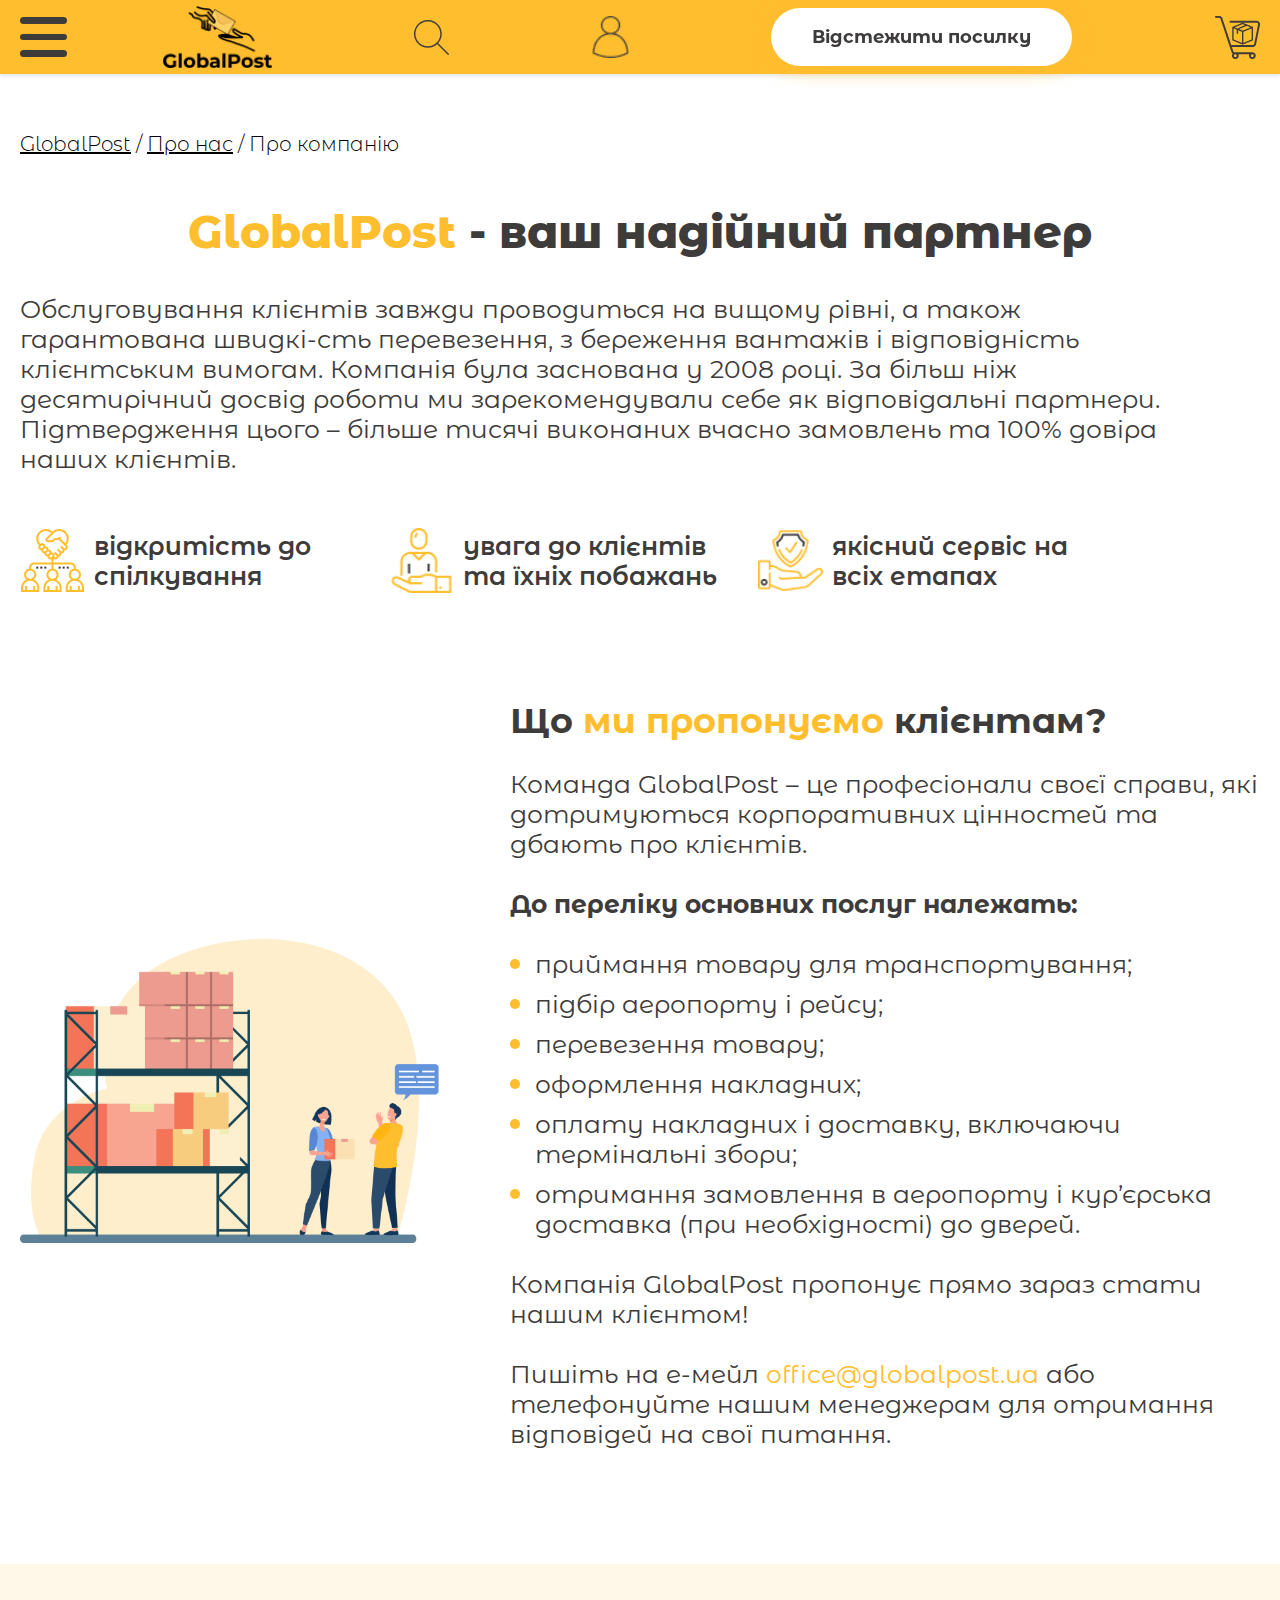
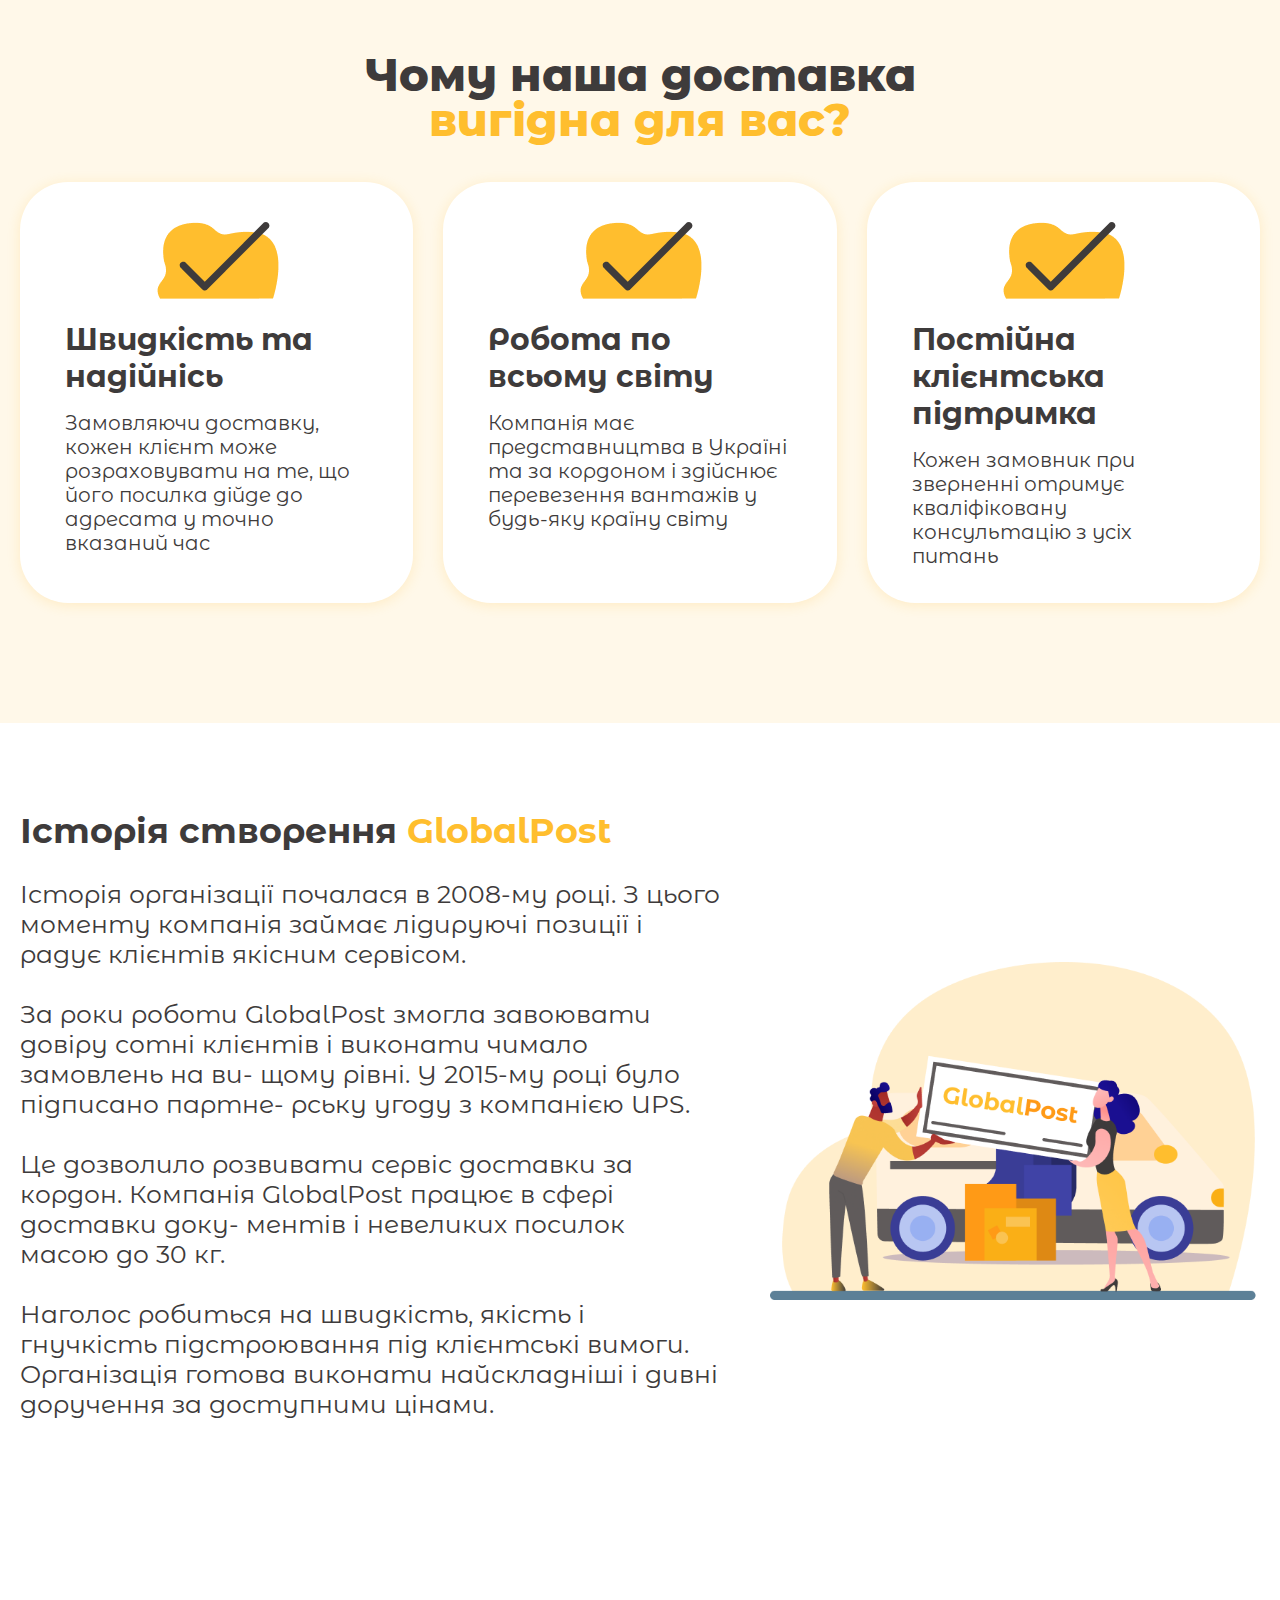
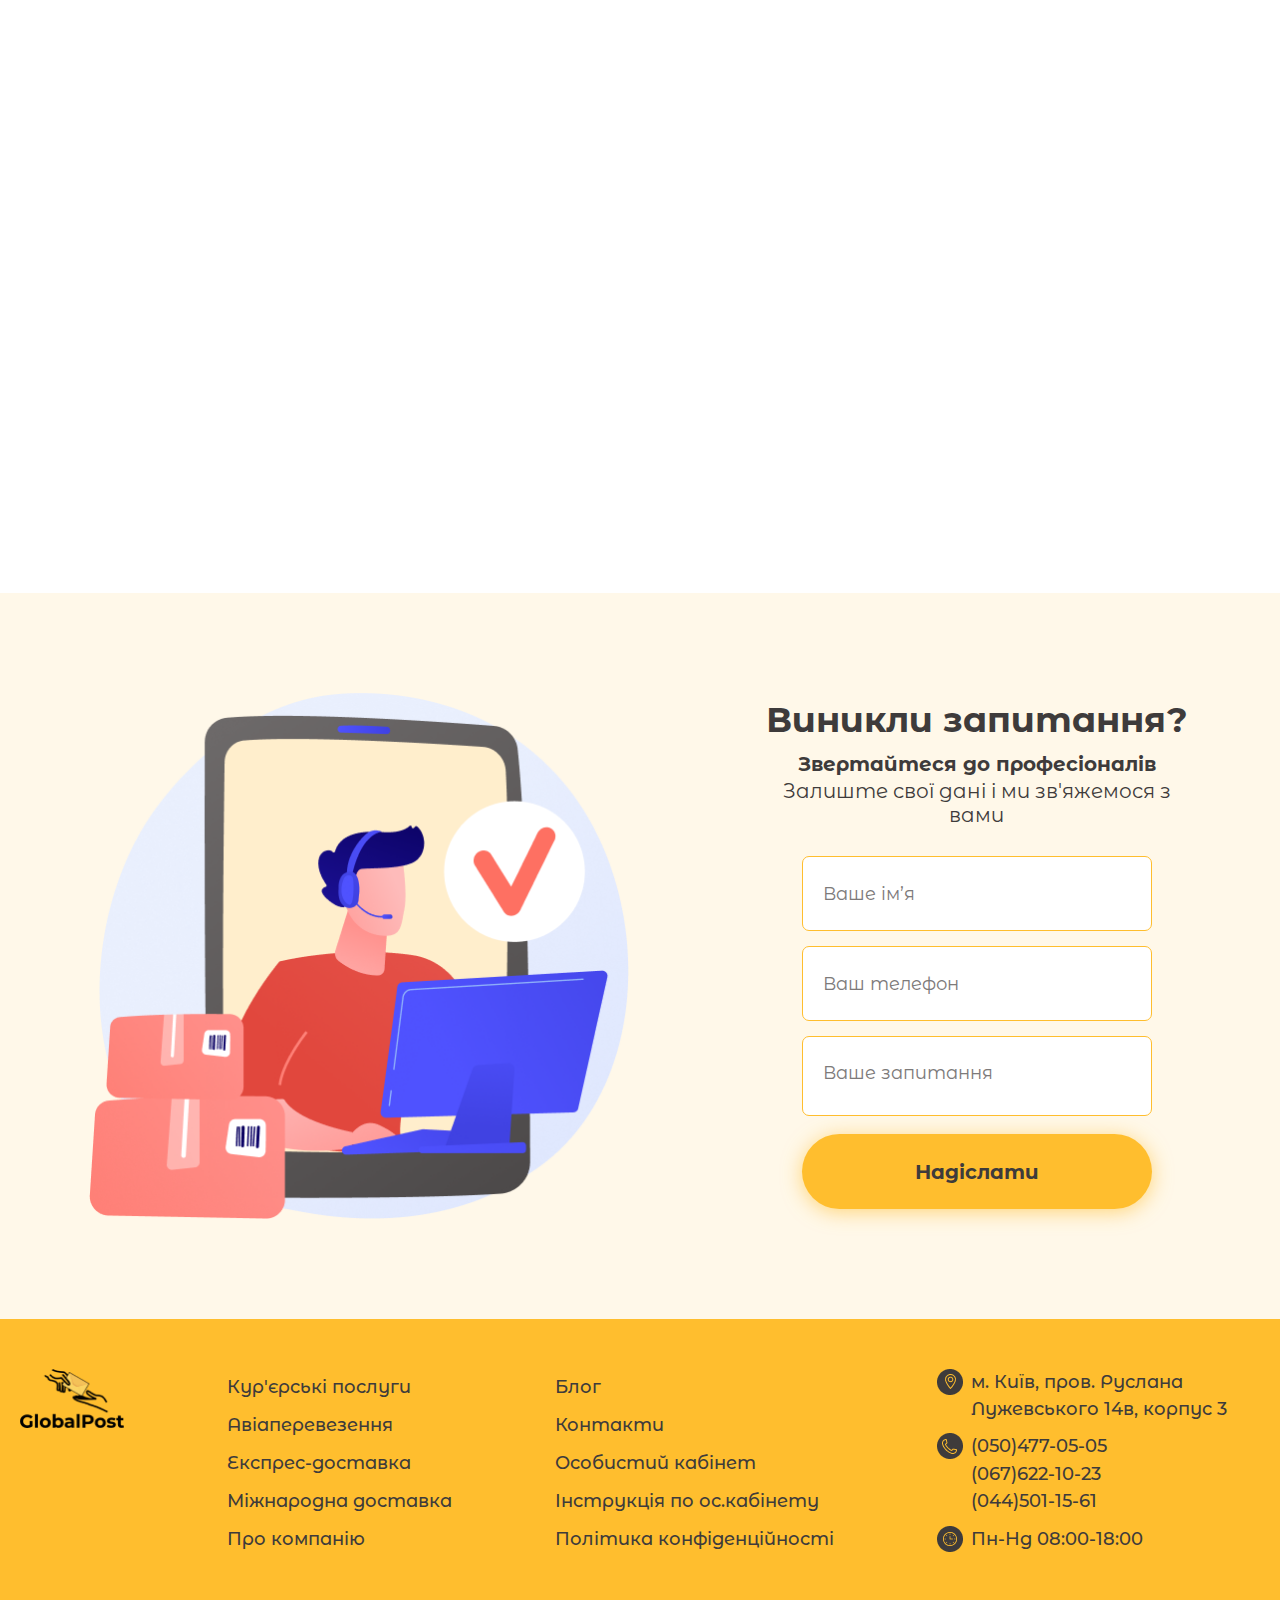
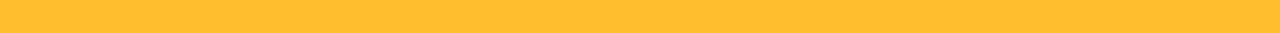
<file: trusted-partner.html>
<!DOCTYPE html>
<html lang="en">
<head>
    <meta charset="UTF-8">
    <meta http-equiv="X-UA-Compatible" content="IE=edge">
    <meta name="viewport" content="width=device-width, initial-scale=1.0">
    <link rel="stylesheet" href="css/style.css">
    <link rel="stylesheet" href="css/null.css">
    <title>Главная</title>
</head>
<body>
    <div class="wrapper">
        <header class="header header_yellow">
            <div class="_container">
                <div class="header__content">
                    <a href="" class="header__column header__logo">
                        <img src="img/logo.png" alt="">
                    </a>
                    <div class="header__column header__menu menu">
                        <div class="menu__icon icon-menu">
                            <span></span>
                            <span></span>
                            <span></span>
                        </div>
                        <nav class="menu__body">
                            <ul class="menu__list">
                                <li><a href="" class="menu__link menu__link_with-arrow">Про нас</a></li>
                                <li class="_dropdown-opener">
                                    <span class="menu__link menu__link_with-arrow">Доставка</span>
                                    <div class="_dropdown-opener__menu delivery-menu">
                                        <div class="delivery-menu__items">
                                            <div class="delivery-menu__item">
                                                <div class="delivery-menu__image"><img src="img/delivery-menu/UA-delivery.svg" alt=""></div>
                                                <div class="delivery-menu__title">Доставка по Україні</div>
                                                <ul class="delivery-menu__list">
                                                    <li><a href="" class="delivery-menu__link">Експрес-доставка по Україні</a></li>
                                                    <li><a href="" class="delivery-menu__link">Послуги кур’єра</a></li>
                                                </ul>
                                            </div>
                                            <div class="delivery-menu__item">
                                                <div class="delivery-menu__image"><img src="img/delivery-menu/world-delivery.svg" alt=""></div>
                                                <div class="delivery-menu__title">Міжнародна доставка</div>
                                                <ul class="delivery-menu__list">
                                                    <li><a href="" class="delivery-menu__link">Спец тарифи для українських модельєрів-партнерів</a></li>
                                                    <li><a href="" class="delivery-menu__link">Ukrainian Fashion</a></li>
                                                    <li><a href="" class="delivery-menu__link">Митне оформлення</a></li>
                                                    <li><a href="" class="delivery-menu__link">Перевезення цінностей</a></li>
                                                    <li><a href="" class="delivery-menu__link">Посилки з Європи</a></li>
                                                    <li><a href="" class="delivery-menu__link">Експорт з UPS</a></li>
                                                    <li><a href="" class="delivery-menu__link">Про міжнародну доставку</a></li>
                                                </ul>
                                            </div>
                                            <div class="delivery-menu__item">
                                                <div class="delivery-menu__image"><img src="img/delivery-menu/extra-services.svg" alt=""></div>
                                                <div class="delivery-menu__title">Додаткові послуги</div>
                                                <ul class="delivery-menu__list">
                                                    <li><a href="" class="delivery-menu__link">Додаткові послуги</a></li>
                                                    <li><a href="" class="delivery-menu__link">Правила доставки відправлень</a></li>
                                                    <li><a href="" class="delivery-menu__link">Терміни доставки</a></li>
                                                    <li><a href="" class="delivery-menu__link">Відповідальність GlobalPost</a></li>
                                                </ul>
                                            </div>
                                            <div class="delivery-menu__item">
                                                <div class="delivery-menu__image"><img src="img/delivery-menu/extra-info.svg" alt=""></div>
                                                <div class="delivery-menu__title">Додаткова інформація</div>
                                                <ul class="delivery-menu__list">
                                                    <li><a href="" class="delivery-menu__link">Документи для оформлення відправлень</a></li>
                                                    <li><a href="" class="delivery-menu__link">Правила доставки відправлень</a></li>
                                                    <li><a href="" class="delivery-menu__link">Про міжнародну доставку</a></li>
                                                </ul>
                                            </div>
                                        </div>
                                    </div>
                                </li>
                                <li><a href="" class="menu__link">Блог</a></li>
                                <li><a href="" class="menu__link">Контакти</a></li>
                                <li class="_dropdown-opener language">
                                    <span href="" class="menu__link menu__link_with-arrow">Укр</span>
                                    <div class="_dropdown-opener__menu language__menu">
                                        <ul class="language__list">
                                            <li><a href="" class="language__link">Укр</a></li>
                                            <li><a href="" class="language__link">Рус</a></li>
                                            <li><a href="" class="language__link">Eng</a></li>
                                        </ul>
                                    </div>
                                </li>
                            </ul>
                        </nav>
                    </div>
                    <a href="" class="header__column header__search search-header" data-da="menu__body,2,992">
                        <img src="img/icons/search.png" alt="">
                    </a>
                    <a href="" class="header__column header__user" data-da="menu__body,3,992"><img src="img/icons/user.png" alt=""></a>
                    <div class="header__column header__track track">
                        <a href="" class="track__btn btn">
                            Відстежити посилку
                        </a>
                        <a href="" class="track__mobile-btn track__mobile-btn_open">
                            <img src="img/icons/search2.svg" alt="">
                        </a>
                        <a href="" class="track__mobile-btn track__mobile-btn_close">
                            <img src="img/icons/arrow-up-track.png" alt="">
                        </a>
                        <form class="track__input" data-da="header__content-track,0,992">
                            <input autocomplete="off" type="text" name="form[]" data-error="Помилка"
                                        data-value="" placeholder="Номер відстеження">
                            <button type="submit" class="track__input-btn"><img src="img/icons/search2.svg" alt=""></button>
                        </form>
                    </div>
                    <div class="header__column header__phones" data-da="menu__body,1,1400">
                        <div class="header__phone"><a href="tel:0445011561">(044) 501-15-61</a></div>
                        <div class="header__phone"><a href="tel:0504770505">(050) 477-05-05</a></div>
                        <div class="header__phone"><a href="tel:0676221023">(067) 622-10-23</a></div>
                    </div>
                    <a href="" class="header__column header__cart" data-da="menu__body,4,992">
                        <img src="img/icons/shopping-cart.png" alt="">
                    </a>
                </div>
                <div class="header__content-track content-track-header">
                </div>
                <div class="header__content-search search" data-da="menu__body,5,992">
                    <form action="" class="search__form">
                        <div class="search__input">
                            <input autocomplete="off" type="text" name="form[]" data-error="Помилка"
                                        data-value="" placeholder="Пошук">
                            <button type="submit"><img src="img/icons/search.png" alt=""></button>
                        </div>
                        <button type="reset" class="search__reset-btn"><img src="img/icons/reset.svg" alt=""></button>
                    </form>
                </div>
                <div class="header__content-calculator calculator">

                </div>
            </div>
        </header>
        <main class="page">
            <nav class="page__breadcrumbs breadcrumbs">
                <div class="breadcrumbs__container _container">
                    <ul class="breadcrumbs__list">
                        <li><a href="" class="breadcrumbs__link">GlobalPost</a></li>
                        <li><a href="" class="breadcrumbs__link">Про нас</a></li>
                        <li><span class="breadcrumbs__item">Про компанію</span></li>
                    </ul>
                </div>
            </nav>
            <section class="page__trusted-partner trusted-partner">
                <div class="trusted-partner__container _container">
                    <div class="trusted-partner__title title"><span>GlobalPost</span> - ваш надійний партнер</div>
                    <div class="trusted-partner__text text">
                        Обслуговування клієнтів завжди проводиться на вищому рівні, а також гарантована швидкі-сть перевезення, з береження вантажів і відповідність клієнтським вимогам. Компанія була заснована у 2008 році. За більш ніж десятирічний досвід роботи ми зарекомендували себе як відповідальні партнери. Підтвердження цього – більше тисячі виконаних вчасно замовлень та 100% довіра наших клієнтів.
                    </div>
                    <div class="trusted-partner__preferences preferences text">
                        <div class="preferences__item">
                            <div class="preferences__image"><img src="img/icons/openness-to-communication.png" alt=""></div>
                            <div class="preferences__name">відкритість до спілкування</div>
                        </div>
                        <div class="preferences__item">
                            <div class="preferences__image"><img src="img/icons/attention-to-customers.png" alt=""></div>
                            <div class="preferences__name">увага до клієнтів та їхніх побажань</div>
                        </div>
                        <div class="preferences__item">
                            <div class="preferences__image"><img src="img/icons/quality-service.png" alt=""></div>
                            <div class="preferences__name">якісний сервіс на всіх етапах</div>
                        </div>
                    </div>
                </div>
            </section>
            <section class="page__delivery delivery">
                <div class="delivery__container _container">
                    <div class="delivery__block delivery__block_right-text">
                        <div class="delivery__image"><img src="img/proposition.png" alt=""></div>
                        <div class="delivery__desc">
                            <div class="delivery__subtitle title_middle">Що <span>ми пропонуємо</span> клієнтам?</div>
                            <div class="delivery__text text">
                                <p>Команда GlobalPost – це професіонали своєї справи, які дотримуються корпоративних цінностей та дбають про клієнтів. </p>
                                <p class="text_bold">До переліку основних послуг належать:</p>
                                <ul class="custom-list">
                                    <li>приймання товару для транспортування;</li>
                                    <li>підбір аеропорту і рейсу;</li>
                                    <li>перевезення товару;</li>
                                    <li>оформлення накладних;</li>
                                    <li>оплату накладних і доставку, включаючи термінальні збори;</li>
                                    <li>отримання замовлення в аеропорту і кур’єрська доставка (при необхідності) до дверей.</li>
                                </ul>
                                <p>Компанія GlobalPost пропонує прямо зараз стати нашим клієнтом!</p>
                                <p>Пишіть на е-мейл <a href="email:office@globalpost.ua">office@globalpost.ua</a> або телефонуйте нашим менеджерам для отримання відповідей на свої питання.</p>
                            </div>
                        </div>
                    </div>
                </div>
            </section>
            <section class="page__profit profit profit__with-background">
                <div class="profit__container _container">
                    <div class="profit__title title">Чому наша доставка <br><span>вигідна для вас?</span></div>
                    <div class="profit__items">
                        <div class="profit__item">
                            <div class="profit__image"><img src="img/beneficials.png" alt=""></div>
                            <div class="profit__title-item">Швидкість та надійнісь</div>
                            <div class="profit__text">Замовляючи доставку, кожен клієнт може розраховувати на те, що його посилка дійде до адресата у точно вказаний час</div>
                        </div>
                        <div class="profit__item">
                            <div class="profit__image"><img src="img/beneficials.png" alt=""></div>
                            <div class="profit__title-item">Робота по всьому світу</div>
                            <div class="profit__text">Компанія має представництва в Україні та за кордоном і здійснює перевезення вантажів у будь-яку країну світу</div>
                        </div>
                        <div class="profit__item">
                            <div class="profit__image"><img src="img/beneficials.png" alt=""></div>
                            <div class="profit__title-item">Постійна клієнтська підтримка</div>
                            <div class="profit__text">Кожен замовник при зверненні отримує кваліфіковану консультацію з усіх питань</div>
                        </div>
                    </div>
                </div>
            </section>
            <section class="page__delivery delivery">
                <div class="delivery__container _container">
                    <div class="delivery__block delivery__block_left-text">
                        <div class="delivery__desc">
                            <div class="delivery__subtitle title_middle">Історія створення <span>GlobalPost</span></div>
                            <div class="delivery__text text">
                                <p>
                                    Історія організації почалася в 2008-му році. З цього моменту компанія займає лідируючі позиції і радує клієнтів якісним сервісом. 

                                </p>    
                                <p>
                                    За роки роботи GlobalPost змогла завоювати довіру сотні клієнтів і виконати чимало замовлень на ви-
                                    щому рівні. У 2015-му році було підписано партне-
                                    рську угоду з компанією UPS. 
                                </p>
                                
                                <p>
                                    Це дозволило розвивати сервіс доставки за кордон. Компанія GlobalPost працює в сфері доставки доку-
                                    ментів і невеликих посилок масою до 30 кг.
                                </p>
                                <p>
                                    Наголос робиться на швидкість, якість і гнучкість підстроювання під клієнтські вимоги. Організація готова виконати найскладніші і дивні доручення 
                                    за доступними цінами.
                                </p>
                            </div>
                        </div>
                        <div class="delivery__image"><img src="img/history.png" alt=""></div>
                    </div>
                </div>
            </section>
            <div class="page__video video">
                <div class="video__container _container">
                    <div class="video__item">
                        <iframe src="https://www.youtube.com/embed/GISuXBG-GQQ" title="YouTube video player" frameborder="0" allow="accelerometer; autoplay; clipboard-write; encrypted-media; gyroscope; picture-in-picture" allowfullscreen></iframe>
                    </div>
                </div>
            </div>
            <section class="page__feedback feedback">
                <div class="feedback__container _container">
                    <div class="feedback__image"><img src="img/feedback.png" alt=""></div>
                    <div class="feedback__body">
                        <div class="feedback__title title_middle">Виникли запитання?</div>
                        <div class="feedback__text">
                            <p class="feedback__text_bold">Звертайтеся до професіоналів</p>
                            <p>Залиште свої дані і ми зв'яжемося з вами</p>
                        </div>
                        <form action="post" class="feedback__form">
                            <div class="feedback__input">
                                <input type="text" name="name" placeholder="Ваше ім’я">
                            </div>
                            <div class="feedback__input">
                                <input type="tel" name="phone" placeholder="Ваш телефон">
                            </div>
                            <div class="feedback__input">
                                <textarea name="question" placeholder="Ваше запитання"></textarea>
                            </div>
                            <button type="submit" class="feedback__btn btn">Надіслати</button>
                        </form>
                    </div>
                </div>
            </section>
        </main>
        <footer class="footer">
            <div class="footer__content _container">
                <div class="footer__columns">
                    <div class="footer__column footer__logo">
                        <a href="">
                            <img src="img/logo.png" alt="">
                        </a>
                    </div>
                    <ul class="footer__column menu-footer">
                        <li><a href="" class="menu-footer__link">Кур'єрські послуги</a></li>
                        <li><a href="" class="menu-footer__link">Авіаперевезення</a></li>
                        <li><a href="" class="menu-footer__link">Експрес-доставка</a></li>
                        <li><a href="" class="menu-footer__link">Міжнародна доставка</a></li>
                        <li><a href="" class="menu-footer__link">Про компанію</a></li>
                    </ul>
                    <ul class="footer__column menu-footer">
                        <li><a href="" class="menu-footer__link">Блог</a></li>
                        <li><a href="" class="menu-footer__link">Контакти</a></li>
                        <li><a href="" class="menu-footer__link">Особистий кабiнет</a></li>
                        <li><a href="" class="menu-footer__link">Інструкція по ос.кабiнету</a></li>
                        <li><a href="" class="menu-footer__link">Політика конфіденційності</a></li>
                    </ul>
                    <ul class="footer__column contacts-footer">
                        <li>
                            <div class="contacts-footer__image"><img src="img/icons/maps.png" alt=""></div>
                            <span class="contacts-footer__text">м. Київ, пров. Руслана Лужевського 14в, корпус 3</span>
                        </li>
                        <li>
                            <div class="contacts-footer__image"><img src="img/icons/phone.png" alt=""></div>
                            <span class="contacts-footer__text">
                                <a href="tel:0504770505">(050)477-05-05</a><br>
                                <a href="tel:0676221023">(067)622-10-23</a><br>
                                <a href="tel:0445011561">(044)501-15-61</a>
                            </span>
                        </li>
                        <li>
                            <div class="contacts-footer__image"><img src="img/icons/clock.png" alt=""></div>
                            <span class="contacts-footer__text">Пн-Нд 08:00-18:00</span>
                        </li>
                    </ul>
    
                </div>
            </div>
        </footer>
    </div>
    <script src="js/script.js"></script>
    
</body>
</html>
</file>
<file: css/null.css>
* {
  padding: 0;
  margin: 0;
  border: 0;
}

*, *:before, *:after {
  -webkit-box-sizing: border-box;
  box-sizing: border-box;
}

:focus, :active {
  outline: none;
}

a:focus, a:active {
  outline: none;
}

nav, footer, header, aside {
  display: block;
}

html, body {
  height: 100%;
  width: 100%;
  font-size: 100%;
  line-height: 1;
  -ms-text-size-adjust: 100%;
  -moz-text-size-adjust: 100%;
  -webkit-text-size-adjust: 100%;
}

input, button, textarea {
  font-family: inherit;
}

input::-ms-clear {
  display: none;
}

button {
  cursor: pointer;
}

button::-moz-focus-inner {
  padding: 0;
  border: 0;
}

a, a:visited {
  text-decoration: none;
}

a:hover {
  text-decoration: none;
}

ul li {
  list-style: none;
}

img {
  vertical-align: top;
}

h1, h2, h3, h4, h5, h6 {
  font-size: inherit;
  font-weight: 400;
}

/*--------------------*/
.bigred {
  font-size: 20px;
  color: red;
}
</file>
<file: css/style.css>
@charset "UTF-8";
@import url(https://fonts.googleapis.com/css?family=Montserrat+Alternates:200,200italic,300,300italic,regular,italic,500,500italic,600,600italic,700,700italic,800,800italic,900,900italic&display=swap&subset=cyrillic-ext);
@font-face {
  font-family: 'Times';
  src: local("☺"), url("../fonts/times.woff") format("woff"), url("../fonts/times.ttf") format("truetype");
  font-weight: normal;
  font-style: normal;
}

.track-package__info-block, .track-package__if-questions, .add-services__item {
  -webkit-box-shadow: 0px 2px 13px rgba(255, 190, 46, 0.2);
          box-shadow: 0px 2px 13px rgba(255, 190, 46, 0.2);
  border-radius: 48px;
}

body {
  font-family: "Montserrat Alternates";
  color: #3E3B3B;
  font-size: 25px;
}

@media (max-width: 1492px) {
  body {
    font-size: 18px;
  }
}

body._lock {
  overflow: hidden;
}

.wrapper {
  width: 100%;
  min-height: 100%;
  overflow: hidden;
  display: -webkit-box;
  display: -ms-flexbox;
  display: flex;
  -webkit-box-orient: vertical;
  -webkit-box-direction: normal;
      -ms-flex-direction: column;
          flex-direction: column;
}

._container {
  max-width: 1480px;
  margin: 0 auto;
  padding: 0px 20px;
}

.btn {
  background: #FFBE2E;
  border-radius: 55px;
  -webkit-box-shadow: 0px 3px 20px rgba(255, 190, 46, 0.6);
          box-shadow: 0px 3px 20px rgba(255, 190, 46, 0.6);
  display: -webkit-inline-box;
  display: -ms-inline-flexbox;
  display: inline-flex;
  -webkit-box-align: center;
      -ms-flex-align: center;
          align-items: center;
  -webkit-box-pack: center;
      -ms-flex-pack: center;
          justify-content: center;
  font-weight: 700;
  font-size: 30px;
  color: #3E3B3B;
  max-width: 650px;
  width: 100%;
  height: 110px;
}

.btn:focus {
  -webkit-box-shadow: 0px 0px 3px 3px #FFBE2E;
          box-shadow: 0px 0px 3px 3px #FFBE2E;
}

@media (max-width: 1492px) {
  .btn {
    font-size: 25px;
    height: 90px;
    max-width: 450px;
  }
}

@media (max-width: 991.98px) {
  .btn {
    height: 75px;
  }
}

@media (max-width: 767.98px) {
  .btn {
    font-size: 20px;
  }
}

@media (max-width: 479.98px) {
  .btn {
    height: 60px;
  }
}

.title {
  text-align: center;
  font-weight: 800;
  font-size: 45px;
  margin: 0px 0px 60px 0px;
}

@media (max-width: 1492px) {
  .title {
    margin: 0px 0px 40px 0px;
  }
}

@media (max-width: 991.98px) {
  .title {
    font-size: 35px;
  }
}

@media (max-width: 767.98px) {
  .title {
    font-size: 25px;
  }
}

.title_middle {
  font-weight: 700;
  font-size: 35px;
}

@media (max-width: 991.98px) {
  .title_middle {
    font-size: 30px;
  }
}

@media (max-width: 767.98px) {
  .title_middle {
    font-size: 20px;
  }
}

.title_middle span {
  color: #FFBE2E;
}

.title span {
  color: #FFBE2E;
}

.text, .custom-list, .cart__name {
  font-size: 25px;
  line-height: 120%;
}

@media (max-width: 991.98px) {
  .text, .custom-list, .cart__name {
    font-size: 20px;
  }
}

@media (max-width: 767.98px) {
  .text, .custom-list, .cart__name {
    font-size: 16px;
  }
}

.text_bold {
  font-weight: 700;
}

.text_yellow {
  color: #FFBE2E;
}

.text p, .custom-list p, .cart__name p, .text ul, .custom-list ul, .cart__name ul {
  margin: 0px 0px 30px 0px;
}

.text p a, .custom-list p a, .cart__name p a, .text ul a, .custom-list ul a, .cart__name ul a {
  color: #FFBE2E;
}

.small-text {
  font-size: 18px;
  line-height: 129.9%;
}

@media (max-width: 767.98px) {
  .small-text {
    font-size: 14px;
  }
}

.small-text p {
  margin: 0px 0px 1em 0px;
}

.small-text span {
  font-weight: 600;
}

.small-text ul {
  margin: 0px 0px 1em 0px;
}

.small-text ul li {
  list-style-type: disc;
  list-style-position: inside;
}

.header {
  position: fixed;
  top: 0;
  left: 0;
  width: 100%;
  z-index: 50;
  background: #FFFFFF;
  -webkit-box-shadow: 0px 2px 4px rgba(0, 0, 0, 0.1);
          box-shadow: 0px 2px 4px rgba(0, 0, 0, 0.1);
}

.header_yellow {
  background: #FFBE2E;
}

.header_yellow .track__btn {
  background: #fff;
}

.header__content {
  display: -webkit-box;
  display: -ms-flexbox;
  display: flex;
  -webkit-box-align: center;
      -ms-flex-align: center;
          align-items: center;
  -webkit-box-pack: justify;
      -ms-flex-pack: justify;
          justify-content: space-between;
  align-items: center;
  height: 100px;
  position: relative;
}

@media (max-width: 1400px) {
  .header__content {
    height: 74px;
  }
}

.header__column {
  margin: 0px 20px 0px 0px;
}

.header__column:last-child {
  margin: 0px 0px 0px 0px;
}

@media (max-width: 991.98px) {
  .header__column {
    margin: 0px 0px 0px 0px;
  }
}

.header__logo {
  -webkit-box-flex: 0;
      -ms-flex: 0 0 109px;
          flex: 0 0 109px;
}

.header__logo img {
  width: 100%;
}

.header__search {
  display: inline-block;
}

@media (min-width: 991.98px) {
  .header__search {
    -webkit-box-flex: 0;
        -ms-flex: 0 0 35px;
            flex: 0 0 35px;
  }
  .header__search img {
    width: 100%;
  }
}

@media (max-width: 991.98px) {
  .header__search {
    margin: 0px 20px 0px 0px;
    height: 45px;
  }
  .header__search img {
    height: 100%;
  }
}

.header__user {
  display: inline-block;
}

@media (min-width: 991.98px) {
  .header__user {
    -webkit-box-flex: 0;
        -ms-flex: 0 0 37px;
            flex: 0 0 37px;
  }
  .header__user img {
    width: 100%;
  }
}

@media (max-width: 991.98px) {
  .header__user {
    margin: 0px 20px 0px 0px;
    height: 45px;
  }
  .header__user img {
    height: 100%;
  }
}

@media (min-width: 1400px) {
  .header__phones {
    margin: 0px 0px 0px 42px;
  }
}

@media (max-width: 1400px) {
  .header__phone {
    margin: 0px 0px 20px 0px;
  }
}

.header__phone a {
  font-weight: 700;
  font-size: 18px;
  color: #3E3B3B;
}

.header__cart {
  display: inline-block;
}

@media (min-width: 991.98px) {
  .header__cart {
    -webkit-box-flex: 0;
        -ms-flex: 0 0 45px;
            flex: 0 0 45px;
  }
  .header__cart img {
    width: 100%;
  }
}

@media (max-width: 991.98px) {
  .header__cart {
    margin: 0px 20px 0px 0px;
    height: 45px;
  }
  .header__cart img {
    height: 100%;
  }
}

.header__content-track {
  height: 0;
  -webkit-transition: all 0.3s ease 0s;
  transition: all 0.3s ease 0s;
}

.header__content-track._active {
  margin: 20px 0;
  height: 58px;
}

.form__error {
  margin: 5px 0px 0px 0px;
  font-size: 16px;
  color: #E1473D;
}

.input-item, .select__value {
  cursor: pointer;
  font-weight: 700;
  font-size: 18px;
  display: -webkit-box;
  display: -ms-flexbox;
  display: flex;
  -webkit-box-pack: justify;
      -ms-flex-pack: justify;
          justify-content: space-between;
  -webkit-box-align: center;
      -ms-flex-align: center;
          align-items: center;
  padding: 0 30px;
  height: 82px;
  background: #FFEECC;
  border: 1px solid #FFBE2E;
  border-radius: 40px;
  position: relative;
  cursor: pointer;
}

.input-item:focus-within, .select__value:focus-within {
  -webkit-box-shadow: 0px 0px 3px 3px #FFBE2E;
          box-shadow: 0px 0px 3px 3px #FFBE2E;
}

@media (max-width: 1492px) {
  .input-item, .select__value {
    height: 75px;
  }
}

@media (max-width: 767.98px) {
  .input-item, .select__value {
    font-size: 16px;
    height: 60px;
  }
}

@media (max-width: 600px) {
  .input-item, .select__value {
    padding: 0 15px;
  }
}

.input-item > span, .select__value > span {
  overflow: hidden;
}

.input-item input, .select__value input {
  width: 100%;
  background-color: transparent;
  height: 100%;
  font-weight: 700;
  font-size: 1em;
  color: inherit;
}

.input-item input::-webkit-input-placeholder, .select__value input::-webkit-input-placeholder {
  font-weight: 300;
}

.input-item input:-ms-input-placeholder, .select__value input:-ms-input-placeholder {
  font-weight: 300;
}

.input-item input::-ms-input-placeholder, .select__value input::-ms-input-placeholder {
  font-weight: 300;
}

.input-item input::placeholder, .select__value input::placeholder {
  font-weight: 300;
}

.input-item input[type="date"], .select__value input[type="date"] {
  position: relative;
  color: transparent;
}

.input-item input[type="date"]::before, .select__value input[type="date"]::before {
  content: attr(placeholder);
  position: absolute;
  top: 50%;
  -webkit-transform: translate(0px, -50%);
          transform: translate(0px, -50%);
  left: 0;
  font-weight: 400;
  font-size: 1em;
  color: #7D7A7A;
}

.input-item input[type="date"]::-webkit-calendar-picker-indicator, .select__value input[type="date"]::-webkit-calendar-picker-indicator {
  background: url("../img/icons/calendar.png") 0 0 no-repeat;
  background-size: contain;
  cursor: pointer;
}

.input-item input[type="date"]:focus, .select__value input[type="date"]:focus, .input-item input[type="date"]:valid, .select__value input[type="date"]:valid {
  color: inherit;
}

.input-item input[type="date"]:focus::before, .select__value input[type="date"]:focus::before, .input-item input[type="date"]:valid::before, .select__value input[type="date"]:valid::before {
  color: transparent;
}

.input-item._error, ._error.select__value {
  border: 2px solid #E1473D;
}

.checkbox {
  position: relative;
}

.checkbox__input {
  position: absolute;
  width: 0;
  height: 0;
  opacity: 0;
}

.checkbox__input:checked + .checkbox__text::before {
  background: url("../img/icons/checkbox_true.svg") 0 0/contain no-repeat;
}

.checkbox__input:focus + .checkbox__text::before {
  border-radius: 50%;
  -webkit-box-shadow: 0px 0px 3px 3px #FFBE2E;
          box-shadow: 0px 0px 3px 3px #FFBE2E;
}

.checkbox__text {
  display: -webkit-box;
  display: -ms-flexbox;
  display: flex;
  -webkit-box-align: center;
      -ms-flex-align: center;
          align-items: center;
  position: relative;
  font-weight: 500;
  font-size: 25px;
  cursor: pointer;
}

@media (max-width: 991.98px) {
  .checkbox__text {
    font-size: 20px;
  }
}

.checkbox__text::before {
  content: '';
  -ms-flex-item-align: start;
      align-self: flex-start;
  margin: 0px 20px 0px 0px;
  -webkit-box-flex: 0;
      -ms-flex: 0 0 35px;
          flex: 0 0 35px;
  left: 0;
  top: 0;
  height: 35px;
  background: url("../img/icons/checkbox_false.svg") 0 0/contain no-repeat;
}

.search {
  display: -webkit-box;
  display: -ms-flexbox;
  display: flex;
  -webkit-box-pack: end;
      -ms-flex-pack: end;
          justify-content: end;
  height: 0;
  opacity: 0;
  visibility: hidden;
  -webkit-transition: all 0.3s ease 0s;
  transition: all 0.3s ease 0s;
}

@media (max-width: 991.98px) {
  .search {
    -webkit-box-pack: center;
        -ms-flex-pack: center;
            justify-content: center;
  }
}

.search._active {
  margin: 20px 0;
  height: 60px;
  opacity: 1;
  visibility: visible;
}

.search__form {
  display: -webkit-box;
  display: -ms-flexbox;
  display: flex;
  -webkit-box-pack: end;
      -ms-flex-pack: end;
          justify-content: end;
  -webkit-box-flex: 0;
      -ms-flex: 0 1 605px;
          flex: 0 1 605px;
  height: 100%;
}

@media (max-width: 991.98px) {
  .search__form {
    -webkit-box-pack: center;
        -ms-flex-pack: center;
            justify-content: center;
  }
}

.search__input {
  position: relative;
  height: 100%;
}

.search__input input {
  background: transparent;
  font-weight: 400;
  font-size: 18px;
  height: 100%;
  width: 100%;
  border: 1px solid #3E3B3B;
  padding: 19px 54px 19px 22px;
}

.search__input button {
  position: absolute;
  right: 20px;
  top: 50%;
  background-color: transparent;
  -webkit-transform: translate(0px, -50%);
          transform: translate(0px, -50%);
}

.search__input button img {
  width: 34px;
}

.search__reset-btn {
  z-index: 1;
  background-color: transparent;
  border: 1px solid #3E3B3B;
  display: -webkit-box;
  display: -ms-flexbox;
  display: flex;
  -webkit-box-align: center;
      -ms-flex-align: center;
          align-items: center;
  -webkit-box-pack: center;
      -ms-flex-pack: center;
          justify-content: center;
  width: 55px;
}

.search__reset-btn img {
  width: 20px;
}

.custom-list li {
  position: relative;
  margin: 0px 0px 10px 0px;
  display: -webkit-box;
  display: -ms-flexbox;
  display: flex;
  -webkit-box-align: center;
      -ms-flex-align: center;
          align-items: center;
}

.custom-list li::before {
  content: "";
  -webkit-box-flex: 0;
      -ms-flex: 0 0 10px;
          flex: 0 0 10px;
  -ms-flex-item-align: start;
      align-self: flex-start;
  position: relative;
  top: calc(0.5em * 1.2);
  -webkit-transform: translate(0px, -50%);
          transform: translate(0px, -50%);
  height: 10px;
  border-radius: 50%;
  background: #FFBE2E;
  margin: 0px 15px 0px 0px;
}

.popup {
  position: fixed;
  width: 100%;
  height: 100%;
  background-color: rgba(0, 0, 0, 0.8);
  /* затемняющий фон */
  top: 0;
  left: 0;
  opacity: 0;
  visibility: hidden;
  overflow-y: auto;
  /* если попап не помещается по вертикали, добавляем скролл */
  overflow-x: hidden;
  -webkit-transition: all 0.8s ease 0s;
  transition: all 0.8s ease 0s;
}

.popup.open {
  opacity: 1;
  visibility: visible;
}

.popup.open .popup__content {
  /* плавно опускаем сверху попап при появлении */
  /* transform: translate(0px, 0px); */
  -webkit-transform: perspective(600px) translate(0px, 0%) rotateX(0deg);
          transform: perspective(600px) translate(0px, 0%) rotateX(0deg);
  opacity: 1;
}

.popup__body {
  min-height: 100%;
  display: -webkit-box;
  display: -ms-flexbox;
  display: flex;
  /* размещаем попап по центру */
  -webkit-box-align: center;
      -ms-flex-align: center;
          align-items: center;
  -webkit-box-pack: center;
      -ms-flex-pack: center;
          justify-content: center;
  padding: 30px 10px;
  /* чтобы попап никогда не прилипал к краям экрана */
}

.popup__content {
  background-color: #fff;
  max-width: 570px;
  padding: 50px 80px;
  position: relative;
  opacity: 0;
  /* transform: translate(0px, -100%); */
  -webkit-transform: perspective(600px) translate(0px, -100%) rotateX(45deg);
          transform: perspective(600px) translate(0px, -100%) rotateX(45deg);
  -webkit-transition: all 0.8s ease 0s;
  transition: all 0.8s ease 0s;
}

@media (max-width: 767.98px) {
  .popup__content {
    padding: 20px 40px;
  }
}

.popup__close {
  position: absolute;
  right: 47px;
  top: 47px;
  width: 20px;
  height: 20px;
}

@media (max-width: 767.98px) {
  .popup__close {
    right: 10px;
    top: 10px;
  }
}

.popup__close svg path {
  fill: #FFBE2E;
  -webkit-transition: all 0.3s ease 0s;
  transition: all 0.3s ease 0s;
}

.popup__close svg:hover path {
  fill: #3E3B3B;
}

.popup__title {
  margin: 0px 0px 33px 0px;
}

.popup__agreement {
  margin: 0px 0px 20px 0px;
}

.popup__agreement .checkbox__text {
  font-size: 14px;
  line-height: 17px;
}

.popup__agreement .checkbox__text::before {
  -webkit-box-flex: 0;
      -ms-flex: 0 0 22px;
          flex: 0 0 22px;
  height: 22px;
  margin: 0px 5px 0px 0px;
}

.popup__agreement .checkbox__text a {
  color: #FFBE2E;
}

@media (max-width: 1400px) {
  .menu {
    -webkit-box-ordinal-group: 0;
        -ms-flex-order: -1;
            order: -1;
  }
}

@media (max-width: 991.98px) {
  .menu {
    -webkit-box-flex: 0;
        -ms-flex: 0 1 50%;
            flex: 0 1 50%;
  }
}

.menu__body {
  -webkit-transition: all 0.3s ease 0s;
  transition: all 0.3s ease 0s;
}

@media (max-width: 1400px) {
  .menu__body {
    visibility: hidden;
    opacity: 0;
    position: fixed;
    width: 100%;
    top: 74px;
    left: 0px;
    padding: 20px;
    height: calc(100% - 74px);
    overflow: auto;
  }
  .menu__body._active {
    visibility: visible;
    opacity: 1;
    background-color: rgba(255, 255, 255, 0.9);
  }
}

.menu__list {
  display: -webkit-box;
  display: -ms-flexbox;
  display: flex;
}

@media (max-width: 1400px) {
  .menu__list {
    display: block;
    margin: 0px 0px 40px 0px;
  }
}

.menu__list > li {
  margin: 0px 25px 0px 0px;
}

@media (max-width: 1400px) {
  .menu__list > li {
    margin: 0px 0px 20px 0px;
  }
}

.menu__list > li:last-child {
  margin: 0px 0px 0px 0px;
}

.menu__list > li:last-child .menu__link {
  font-weight: 700;
}

.menu__list > li:last-child .menu__link_with-arrow::after {
  background: url("../img/icons/arrow-down-header.png") center no-repeat;
  margin: 0px 0px 0px 4px;
}

.menu__list > li:last-child .menu__link_with-arrow:hover::after {
  -webkit-transform: rotate(360deg);
          transform: rotate(360deg);
}

.menu__link {
  cursor: pointer;
  font-weight: 500;
  font-size: 18px;
  color: #3E3B3B;
  text-decoration: none;
  -webkit-transition: all 0.3s ease 0s;
  transition: all 0.3s ease 0s;
  white-space: nowrap;
}

.menu__link:hover {
  text-decoration: unset;
}

.menu__link_with-arrow {
  display: -webkit-inline-box;
  display: -ms-inline-flexbox;
  display: inline-flex;
  -webkit-box-pack: center;
      -ms-flex-pack: center;
          justify-content: center;
  -webkit-box-align: baseline;
      -ms-flex-align: baseline;
          align-items: baseline;
}

.menu__link_with-arrow::after {
  content: "";
  background: url("../img/icons/arrow-right-header.png") center no-repeat;
  width: 10px;
  height: 10px;
  margin: 0px 0px 0px 3px;
  -webkit-transition: all 0.3s ease 0s;
  transition: all 0.3s ease 0s;
  -webkit-transform-origin: center;
          transform-origin: center;
}

.menu__link_with-arrow:hover::after {
  -webkit-transform: rotate(90deg);
          transform: rotate(90deg);
}

.icon-menu {
  display: none;
}

@media (max-width: 1400px) {
  .icon-menu {
    display: block;
    position: absolute;
    top: 50%;
    -webkit-transform: translate(0px, -50%);
            transform: translate(0px, -50%);
    width: 46.67px;
    height: 40px;
    cursor: pointer;
    z-index: 5;
  }
  .icon-menu span {
    -webkit-transition: all 0.3s ease 0s;
    transition: all 0.3s ease 0s;
    top: calc(50% - 3.33px);
    left: 0;
    position: absolute;
    width: 100%;
    height: 6.67px;
    background-color: #3E3B3B;
    border-radius: 10px;
  }
  .icon-menu span:first-child {
    top: 0px;
  }
  .icon-menu span:last-child {
    top: auto;
    bottom: 0px;
  }
  .icon-menu._active span {
    -webkit-transform: scale(0);
            transform: scale(0);
  }
  .icon-menu._active span:first-child {
    -webkit-transform: rotate(-45deg);
            transform: rotate(-45deg);
    top: calc(50% - 3.33px);
  }
  .icon-menu._active span:last-child {
    -webkit-transform: rotate(45deg);
            transform: rotate(45deg);
    bottom: calc(50% - 3.33px);
  }
}

.track {
  -webkit-box-flex: 0;
      -ms-flex: 0 0 301px;
          flex: 0 0 301px;
  height: 58px;
  position: relative;
  text-align: right;
}

@media (max-width: 991.98px) {
  .track {
    -webkit-box-flex: 0;
        -ms-flex: 0 1 50%;
            flex: 0 1 50%;
  }
}

.track__btn {
  font-size: 18px;
  width: 100%;
  height: 100%;
  opacity: 1;
  visibility: visible;
  -webkit-transition: all 0.3s ease 0s;
  transition: all 0.3s ease 0s;
}

.track__btn._active {
  opacity: 0;
  visibility: hidden;
}

@media (max-width: 991.98px) {
  .track__btn {
    display: none;
  }
}

.track__input {
  position: absolute;
  top: 0;
  left: 0;
  opacity: 0;
  visibility: hidden;
  width: 100%;
  height: 100%;
  -webkit-transition: all 0.3s ease 0s;
  transition: all 0.3s ease 0s;
}

.track__input input {
  width: 100%;
  height: 100%;
  border-radius: 38px;
  background-color: #F3F3F3;
  font-weight: 275;
  font-size: 15px;
  padding: 23px 20px;
}

.track__input input::-webkit-input-placeholder {
  color: #C2B1B1;
}

.track__input input:-ms-input-placeholder {
  color: #C2B1B1;
}

.track__input input::-ms-input-placeholder {
  color: #C2B1B1;
}

.track__input input::placeholder {
  color: #C2B1B1;
}

.track__input._active {
  opacity: 1;
  visibility: visible;
}

@media (max-width: 991.98px) {
  .track__input {
    position: relative;
  }
}

.track__input-btn {
  position: absolute;
  top: 0;
  right: 0;
  height: 100%;
  border-radius: 38px;
}

.track__input-btn img {
  height: 100%;
}

.track__mobile-btn {
  display: none;
}

.track__mobile-btn_open {
  opacity: 1;
  visibility: visible;
}

.track__mobile-btn_open._inactive {
  opacity: 0;
  visibility: hidden;
}

.track__mobile-btn_close {
  opacity: 0;
  visibility: hidden;
}

.track__mobile-btn_close._active {
  opacity: 1;
  visibility: visible;
}

@media (max-width: 991.98px) {
  .track__mobile-btn {
    position: absolute;
    right: 0;
    display: inline-block;
    height: 58px;
    text-align: right;
    -webkit-transition: all 0.3s ease 0s;
    transition: all 0.3s ease 0s;
  }
  .track__mobile-btn img {
    height: 100%;
  }
}

@media (min-width: 1400px) {
  ._dropdown-opener:hover ._dropdown-opener__menu {
    opacity: 1;
    visibility: visible;
  }
}

._dropdown-opener__menu {
  opacity: 0;
  visibility: hidden;
  position: absolute;
  top: 100%;
  left: 0;
  background-color: #fff;
  -webkit-transition: all 0.3s ease .2s;
  transition: all 0.3s ease .2s;
}

@media (max-width: 1400px) {
  ._dropdown-opener__menu {
    opacity: unset;
    visibility: unset;
    position: unset;
    display: none;
  }
}

.delivery-menu {
  width: 100%;
}

.delivery-menu__items {
  display: -webkit-box;
  display: -ms-flexbox;
  display: flex;
  -webkit-box-pack: justify;
      -ms-flex-pack: justify;
          justify-content: space-between;
  padding: 40px;
}

@media (max-width: 991.98px) {
  .delivery-menu__items {
    display: block;
  }
}

.delivery-menu__item {
  -webkit-box-flex: 0;
      -ms-flex: 0 1 25%;
          flex: 0 1 25%;
  padding: 0px 20px;
  border-right: 1px solid #FFBE2E;
}

.delivery-menu__item:last-child {
  border-right: none;
}

@media (max-width: 991.98px) {
  .delivery-menu__item {
    border-right: none;
    border-bottom: 1px solid #FFBE2E;
    text-align: center;
    padding: 20px 0px;
  }
}

.delivery-menu__image {
  text-align: center;
  margin: 0px 0px 10px 0px;
}

.delivery-menu__image img {
  height: 125px;
}

.delivery-menu__title {
  font-weight: 700;
  font-size: 18px;
  color: #FFBE2E;
  margin: 0px 0px 20px 0px;
}

.delivery-menu__list li {
  margin: 0px 0px 10px 0px;
}

.delivery-menu__link {
  font-size: 16px;
  color: #3E3B3B;
  -webkit-transition: all 0.3s ease 0s;
  transition: all 0.3s ease 0s;
}

.delivery-menu__link:hover {
  text-decoration: underline;
  color: #FFBE2E;
}

.language {
  position: relative;
}

.language__menu {
  position: absolute;
  top: 100%;
  left: 0;
  width: 100%;
}

.language__list li {
  background: #FFFFFF;
}

.language__list li:nth-child(odd) {
  background: #FFEECC;
}

.language__list li:hover {
  background: #d9d9d9;
}

.language__link {
  display: block;
  width: 100%;
  height: 100%;
  color: inherit;
  padding: 10px 0;
  font-size: 18px;
  -webkit-transition: all 0.3s ease 0s;
  transition: all 0.3s ease 0s;
}

.footer {
  background: #FFBE2E;
  padding: 95px 0px 75px;
}

@media (max-width: 1492px) {
  .footer {
    padding: 50px 0px 50px;
  }
}

.footer__columns {
  display: -webkit-box;
  display: -ms-flexbox;
  display: flex;
  -webkit-box-pack: justify;
      -ms-flex-pack: justify;
          justify-content: space-between;
  -ms-flex-wrap: wrap;
      flex-wrap: wrap;
  margin: 0px -20px 0px 0px;
}

.footer__column {
  margin: 0px 20px 20px 0px;
}

@media (max-width: 1100px) {
  .footer__logo {
    -webkit-box-flex: 0;
        -ms-flex: 0 0 100%;
            flex: 0 0 100%;
    text-align: center;
  }
}

.footer__logo a {
  display: inline-block;
  width: 104px;
}

.footer__logo a img {
  width: 100%;
}

.menu-footer__link {
  font-weight: 500;
  font-size: 18px;
  line-height: 211.88%;
  color: #3E3B3B;
}

.contacts-footer {
  -webkit-box-flex: 0;
      -ms-flex: 0 1 323px;
          flex: 0 1 323px;
}

.contacts-footer li {
  display: -webkit-inline-box;
  display: -ms-inline-flexbox;
  display: inline-flex;
  -webkit-box-align: baseline;
      -ms-flex-align: baseline;
          align-items: baseline;
  margin: 0px 0px 10px 0px;
}

.contacts-footer__image {
  -webkit-box-flex: 0;
      -ms-flex: 0 0 26px;
          flex: 0 0 26px;
  margin: 0px 8px 0px 0px;
  font-size: 18px;
  line-height: 152.59%;
}

.contacts-footer__image img {
  width: 100%;
}

.contacts-footer__text {
  display: inline-block;
  font-weight: 500;
  font-size: 18px;
  line-height: 152.59%;
}

.contacts-footer__text a {
  color: inherit;
}

.page {
  -webkit-box-flex: 1;
      -ms-flex: 1 1 auto;
          flex: 1 1 auto;
  padding: 100px 0px 0px 0px;
}

@media (max-width: 1400px) {
  .page {
    padding: 74px 0px 0px 0px;
  }
}

.page__calculator {
  padding: 40px 0px 80px 0px;
}

.page__breadcrumbs {
  margin: 60px 0px 55px 0px;
}

@media (max-width: 991.98px) {
  .page__breadcrumbs {
    margin: 30px 0px;
  }
}

.page__cart {
  margin: 0px 0px 0px 0px;
}

.page__postal-data {
  margin: 60px 0px 0px 0px;
}

@media (max-width: 991.98px) {
  .page__postal-data {
    margin: 30px 0px 0px 0px;
  }
}

.page__delivery-time {
  margin: 78px 0px 0px 0px;
}

@media (max-width: 991.98px) {
  .page__delivery-time {
    margin: 30px 0px 0px 0px;
  }
}

.page__extra-services {
  margin: 30px 0px 0px 0px;
}

.page__payment {
  margin: 35px 0px 100px 0px;
}

@media (max-width: 991.98px) {
  .page__payment {
    margin: 30px 0px 30px 0px;
  }
}

.page__they-trust {
  margin: 68px 0px 0px 0px;
}

@media (max-width: 991.98px) {
  .page__they-trust {
    margin: 30px 0px 0px 0px;
  }
}

.page__representative {
  margin: 61px 0px 0px 0px;
}

@media (max-width: 991.98px) {
  .page__representative {
    margin: 30px 0px 0px 0px;
  }
}

.page__services {
  margin: 83px 0px 0px 0px;
}

@media (max-width: 991.98px) {
  .page__services {
    margin: 30px 0px 0px 0px;
  }
}

.page__profit {
  margin: 85px 0px 0px 0px;
}

@media (max-width: 991.98px) {
  .page__profit {
    margin: 30px 0px 0px 0px;
  }
}

.page__fast {
  margin: 80px 0px 0px 0px;
}

@media (max-width: 991.98px) {
  .page__fast {
    margin: 30px 0px 0px 0px;
  }
}

.page__legal-entity {
  margin: 100px 0px 0px 0px;
}

@media (max-width: 991.98px) {
  .page__legal-entity {
    margin: 30px 0px 0px 0px;
  }
}

.page__feedback {
  margin: 116px 0px 0px 0px;
}

@media (max-width: 991.98px) {
  .page__feedback {
    margin: 50px 0px 0px 0px;
  }
}

.page__delivery {
  margin: 90px 0px 0px 0px;
}

@media (max-width: 991.98px) {
  .page__delivery {
    margin: 30px 0px 0px 0px;
  }
}

.page__stages {
  margin: 90px 0px 0px 0px;
}

@media (max-width: 991.98px) {
  .page__stages {
    margin: 30px 0px 0px 0px;
  }
}

.page__limitations {
  margin: 145px 0px 0px 0px;
}

@media (max-width: 1492px) {
  .page__limitations {
    margin: 90px 0px 0px 0px;
  }
}

@media (max-width: 991.98px) {
  .page__limitations {
    margin: 30px 0px 0px 0px;
  }
}

.calculator {
  background: #FFBE2E;
}

@media (min-width: 767.98px) {
  .calculator-top {
    display: -webkit-box;
    display: -ms-flexbox;
    display: flex;
    -ms-flex-pack: distribute;
        justify-content: space-around;
    -webkit-box-align: center;
        -ms-flex-align: center;
            align-items: center;
  }
}

.calculator-top__image {
  -webkit-box-flex: 0;
      -ms-flex: 0 1 538px;
          flex: 0 1 538px;
}

@media (min-width: 767.98px) {
  .calculator-top__image {
    margin: 0px 20px 0px 0px;
  }
}

.calculator-top__image img {
  width: 100%;
}

.calculator-top__title {
  -webkit-box-flex: 0;
      -ms-flex: 0 1 601px;
          flex: 0 1 601px;
  font-weight: 900;
  font-size: 55px;
  line-height: 121.81818%;
}

@media (max-width: 1200px) {
  .calculator-top__title {
    font-size: 40px;
  }
}

@media (max-width: 900px) {
  .calculator-top__title {
    font-size: 30px;
  }
}

@media (max-width: 767.98px) {
  .calculator-top__title {
    text-align: center;
  }
}

.calculator-tabs {
  font-size: 30px;
}

@media (max-width: 1492px) {
  .calculator-tabs {
    font-size: 25px;
  }
}

@media (max-width: 991.98px) {
  .calculator-tabs {
    font-size: 20px;
  }
}

@media (max-width: 767.98px) {
  .calculator-tabs {
    font-size: 16px;
  }
}

.calculator-tabs__nav {
  display: -webkit-box;
  display: -ms-flexbox;
  display: flex;
}

@media (max-width: 991.98px) {
  .calculator-tabs__nav {
    -webkit-box-orient: vertical;
    -webkit-box-direction: normal;
        -ms-flex-direction: column;
            flex-direction: column;
    margin-bottom: 4px;
  }
}

.calculator-tabs__item {
  -webkit-box-flex: 0;
      -ms-flex: 0 0 50%;
          flex: 0 0 50%;
  display: -webkit-box;
  display: -ms-flexbox;
  display: flex;
  -webkit-box-align: center;
      -ms-flex-align: center;
          align-items: center;
  -webkit-box-pack: center;
      -ms-flex-pack: center;
          justify-content: center;
  font-weight: 400;
  background: #FFEECC;
  border-radius: 40px 40px 0px 0px;
  height: 90px;
  cursor: pointer;
  -webkit-transition: all 0.3s ease 0s;
  transition: all 0.3s ease 0s;
}

@media (max-width: 1492px) {
  .calculator-tabs__item {
    height: 75px;
  }
}

@media (max-width: 991.98px) {
  .calculator-tabs__item {
    -webkit-box-flex: unset;
        -ms-flex: unset;
            flex: unset;
    border-radius: 40px;
    -webkit-transform: scale(0.8);
            transform: scale(0.8);
    -webkit-box-shadow: 5px 5px 3px;
            box-shadow: 5px 5px 3px;
  }
  .calculator-tabs__item._active {
    -webkit-transform: scale(1);
            transform: scale(1);
    -webkit-box-shadow: unset;
            box-shadow: unset;
  }
}

.calculator-tabs__item._active {
  background: #FFFFFF;
  font-weight: 700;
}

.calculator-tabs__body {
  background: #FFFFFF;
  border-radius: 0px 0px 40px 40px;
  padding: 50px;
}

@media (max-width: 991.98px) {
  .calculator-tabs__body {
    border-radius: 40px;
  }
}

@media (max-width: 600px) {
  .calculator-tabs__body {
    padding: 30px 20px;
  }
}

.calculator-tabs__block {
  display: none;
}

.calculator-tabs__block._active {
  display: block;
}

.calculator-tabs__row {
  display: -webkit-box;
  display: -ms-flexbox;
  display: flex;
  -webkit-box-pack: justify;
      -ms-flex-pack: justify;
          justify-content: space-between;
  -ms-flex-wrap: wrap;
      flex-wrap: wrap;
  position: relative;
  margin: 0px -32px 0px 0px;
}

.calculator-tabs__select {
  -webkit-box-flex: 1;
      -ms-flex: 1 0 calc(50% - 32px);
          flex: 1 0 calc(50% - 32px);
  margin: 0px 32px 30px 0px;
}

@media (max-width: 1492px) {
  .calculator-tabs__select {
    margin: 0px 32px 15px 0px;
  }
}

@media (max-width: 900px) {
  .calculator-tabs__select {
    -webkit-box-flex: 1;
        -ms-flex: 1 1 100%;
            flex: 1 1 100%;
    min-width: unset;
  }
}

.calculator-tabs__select-header {
  margin: 0px 0px 20px 0px;
  font-weight: 600;
  white-space: nowrap;
}

@media (max-width: 1492px) {
  .calculator-tabs__select-header {
    margin: 0px 0px 10px 0px;
  }
}

@media (max-width: 800px) {
  .calculator-tabs__select-header {
    white-space: unset;
  }
}

.calculator-tabs__quantity {
  -webkit-box-flex: 1;
      -ms-flex: 1 0 calc(25% - 32px);
          flex: 1 0 calc(25% - 32px);
  min-width: 211px;
  margin: 0px 32px 30px 0px;
}

@media (max-width: 1492px) {
  .calculator-tabs__quantity {
    margin: 0px 32px 15px 0px;
  }
}

.calculator-tabs__quantity-header {
  margin: 0px 0px 20px 0px;
  font-weight: 600;
  white-space: nowrap;
}

@media (max-width: 1492px) {
  .calculator-tabs__quantity-header {
    margin: 0px 0px 10px 0px;
  }
}

.calculator-tabs__add-sending {
  -webkit-box-flex: 0;
      -ms-flex: 0 1 277px;
          flex: 0 1 277px;
  display: -webkit-box;
  display: -ms-flexbox;
  display: flex;
  -webkit-box-align: center;
      -ms-flex-align: center;
          align-items: center;
  margin: 0px 32px 30px 0px;
}

.calculator-tabs__add-btn {
  margin: 0px 22px 0px 0px;
  width: 70px;
}

.calculator-tabs__add-btn img {
  width: 100%;
}

.calculator-tabs__add-text {
  font-weight: 500;
  font-size: 18px;
  line-height: 22px;
}

.calculator-tabs__calculate {
  -webkit-box-flex: 1;
      -ms-flex: 1 0 650px;
          flex: 1 0 650px;
  display: -webkit-box;
  display: -ms-flexbox;
  display: flex;
  -webkit-box-align: center;
      -ms-flex-align: center;
          align-items: center;
  -webkit-box-pack: end;
      -ms-flex-pack: end;
          justify-content: end;
  margin: 0px 32px 0px 0px;
}

@media (max-width: 1492px) {
  .calculator-tabs__calculate {
    -webkit-box-pack: center;
        -ms-flex-pack: center;
            justify-content: center;
    -webkit-box-flex: 1;
        -ms-flex: 1 1 calc(650px + 32px);
            flex: 1 1 calc(650px + 32px);
  }
}

@media (max-width: 991.98px) {
  .calculator-tabs__calculate {
    -webkit-box-flex: 1;
        -ms-flex: 1 1 calc(100% + 32px);
            flex: 1 1 calc(100% + 32px);
  }
}

.calculator-tabs__calculate-btn {
  -webkit-box-flex: 0;
      -ms-flex: 0 0 650px;
          flex: 0 0 650px;
}

@media (max-width: 991.98px) {
  .calculator-tabs__calculate-btn {
    width: unset;
    -webkit-box-flex: 0;
        -ms-flex: 0 0 100%;
            flex: 0 0 100%;
  }
}

.calculator-tabs__extra-info {
  margin: 10px 0px 0px 0px;
}

.select {
  border-radius: 40px;
  -webkit-box-shadow: 0px 3px 3px rgba(0, 0, 0, 0.2);
          box-shadow: 0px 3px 3px rgba(0, 0, 0, 0.2);
}

.select_white .select__options {
  border: 1px solid #FFBE2E;
  border-top: unset;
}

.select_white .select__option {
  padding: 11px 34px;
}

@media (max-width: 600px) {
  .select_white .select__option {
    padding: 10px;
  }
}

.select_white .select__option:nth-child(odd) {
  background: #FFEECC;
}

.select_white._active {
  background: #FFFFFF;
}

.select_square {
  border-radius: 7px;
}

.select_square .select__options {
  border: 1px solid #FFBE2E;
  border-top: unset;
  border-radius: 0px 0px 7px 7px;
}

.select_square .select__option {
  padding: 11px 34px;
}

@media (max-width: 600px) {
  .select_square .select__option {
    padding: 10px;
  }
}

.select_square .select__option:nth-child(odd) {
  background: #FFEECC;
}

.select_square .select__value {
  border-radius: 7px !important;
}

.select_square._active {
  background: #FFFFFF;
}

.select_yellow .select__options {
  padding: 30px;
}

.select_yellow .select__option {
  background: #FBEFD8;
  border-radius: 40px;
  margin: 0px 0px 10px 0px;
  padding: 10px;
}

.select_yellow._active {
  background: #FFBE2E;
}

.select .select__item {
  position: relative;
}

.select .select__item:focus {
  -webkit-box-shadow: 0px 0px 3px 3px #FFBE2E;
          box-shadow: 0px 0px 3px 3px #FFBE2E;
  border-radius: 40px;
}

.select .select__options {
  top: 100%;
  max-height: 300px;
  overflow: auto;
}

@media (min-width: 992px) {
  .select .select__option:hover {
    background: #d9d9d9;
  }
}

.select .select__option:focus {
  font-weight: 700;
}

.select__title {
  cursor: pointer;
  font-weight: 700;
  font-size: 18px;
}

.select__value::after {
  content: '';
  display: inline-block;
  -webkit-transition: all 0.3s ease 0s;
  transition: all 0.3s ease 0s;
  width: 28px;
  height: 100%;
  margin: 0px 0px 0px 5px;
  background: url("../img/icons/arrow-down.png") center/100% no-repeat;
}

.select__input {
  width: 100%;
  background-color: transparent;
  height: 100%;
  font-weight: 700;
  font-size: 18px;
  color: inherit;
}

.select__input::-webkit-input-placeholder {
  font-weight: 300;
}

.select__input:-ms-input-placeholder {
  font-weight: 300;
}

.select__input::-ms-input-placeholder {
  font-weight: 300;
}

.select__input::placeholder {
  font-weight: 300;
}

.select__options {
  display: none;
  position: absolute;
  left: 0;
  z-index: 1;
  background-color: inherit;
  border-radius: 0 0 40px 40px;
  -webkit-box-shadow: 0px 3px 3px rgba(0, 0, 0, 0.2);
          box-shadow: 0px 3px 3px rgba(0, 0, 0, 0.2);
  width: 100%;
  font-size: 20px;
}

.select__option {
  cursor: pointer;
}

.select._active {
  border-radius: 40px 40px 0px 0px;
  z-index: 1;
}

.select._active .select__item {
  background-color: inherit;
  border-radius: 40px 40px 0px 0px;
}

.select._active .select__value {
  background-color: inherit;
  border-radius: 40px 40px 0 0;
  border-bottom: unset;
}

.select._active .select__value::after {
  -webkit-transform: rotate(-180deg);
          transform: rotate(-180deg);
}

.select._active .select__options {
  display: block;
}

.select-complex-dropdown {
  -webkit-box-shadow: 0px 3px 3px rgba(0, 0, 0, 0.2);
          box-shadow: 0px 3px 3px rgba(0, 0, 0, 0.2);
}

.select-complex-dropdown._active {
  border: none;
  border-radius: 40px 40px 0px 0px;
  background: #FFBE2E;
}

.select-complex-dropdown._active::after {
  -webkit-transform: rotate(-180deg);
          transform: rotate(-180deg);
}

.select-complex-dropdown._active::before {
  content: "";
  position: absolute;
  top: calc(100% - 1px);
  left: 0;
  width: 100%;
  height: 22px;
  background: inherit;
}

.select-complex-dropdown > span {
  font-weight: 300;
}

.select-complex-dropdown::after {
  content: '';
  display: inline-block;
  -webkit-transition: all 0.3s ease 0s;
  transition: all 0.3s ease 0s;
  -webkit-box-flex: 0;
      -ms-flex: 0 0 28px;
          flex: 0 0 28px;
  height: 100%;
  margin: 0px 0px 0px 5px;
  background: url("../img/icons/arrow-down.png") center/100% no-repeat;
}

.select-complex-dropdown .calculator-select-option__text-value {
  text-align: left;
}

.select-complex {
  position: relative;
  top: -10px;
  display: -webkit-box;
  display: -ms-flexbox;
  display: flex;
  -ms-flex-wrap: wrap;
      flex-wrap: wrap;
  -webkit-box-pack: justify;
      -ms-flex-pack: justify;
          justify-content: space-between;
  -webkit-box-flex: 0;
      -ms-flex: 0 0 calc(100% - 32px);
          flex: 0 0 calc(100% - 32px);
  background: #FFBE2E;
  border-radius: 0px 0px 40px 40px;
  padding: 50px 30px 30px 50px;
}

@media (max-width: 900px) {
  .select-complex {
    padding: 0px 30px 30px 50px;
  }
}

@media (max-width: 600px) {
  .select-complex {
    padding: 0px 0px 30px 15px !important;
  }
}

.select-complex_delivery-type {
  padding: 0px 30px 30px 50px;
}

.select-complex._active {
  display: -webkit-box;
  display: -ms-flexbox;
  display: flex;
}

.select-complex__option {
  cursor: pointer;
  display: -webkit-box;
  display: -ms-flexbox;
  display: flex;
  -webkit-box-align: center;
      -ms-flex-align: center;
          align-items: center;
  -webkit-box-flex: 1;
      -ms-flex: 1 0 calc(25% - 20px);
          flex: 1 0 calc(25% - 20px);
  min-width: 310px;
  background: #FFEECC;
  border-radius: 40px;
  padding: 0px 30px;
  margin: 0px 20px 20px 0px;
  height: 97px;
}

@media (max-width: 1492px) {
  .select-complex__option {
    height: 75px;
  }
}

@media (max-width: 767.98px) {
  .select-complex__option {
    height: 60px;
  }
}

@media (min-width: 992px) {
  .select-complex__option:hover {
    background: #d9d9d9;
  }
}

@media (max-width: 600px) {
  .select-complex__option {
    padding: 0px 15px;
    -webkit-box-flex: 1;
        -ms-flex: 1 1 100%;
            flex: 1 1 100%;
    min-width: unset;
  }
}

.select-complex__option-cont {
  display: -webkit-inline-box;
  display: -ms-inline-flexbox;
  display: inline-flex;
  -webkit-box-align: center;
      -ms-flex-align: center;
          align-items: center;
}

.calculator-select-option__cont {
  -webkit-box-flex: 1;
      -ms-flex: 1;
          flex: 1;
}

.calculator-select-option__left {
  -webkit-box-flex: 0;
      -ms-flex: 0 0 105px;
          flex: 0 0 105px;
  display: -webkit-box;
  display: -ms-flexbox;
  display: flex;
  -webkit-box-orient: vertical;
  -webkit-box-direction: normal;
      -ms-flex-direction: column;
          flex-direction: column;
  -webkit-box-align: center;
      -ms-flex-align: center;
          align-items: center;
  margin: 0px 20px 0px 0px;
}

@media (max-width: 991.98px) {
  .calculator-select-option__left {
    -webkit-box-flex: 0;
        -ms-flex: 0 0 80px;
            flex: 0 0 80px;
  }
}

@media (max-width: 600px) {
  .calculator-select-option__left {
    -webkit-box-flex: 0;
        -ms-flex: 0 0 80px;
            flex: 0 0 80px;
  }
}

.calculator-select-option__image img {
  max-width: 100%;
}

@media (max-width: 767.98px) {
  .calculator-select-option__image img {
    height: 30px;
  }
}

.calculator-select-option__size {
  font-weight: 700;
  font-size: 16px;
  margin: 10px 0px 0px 0px;
}

@media (max-width: 991.98px) {
  .calculator-select-option__size {
    font-size: 12px;
  }
}

.calculator-select-option__text {
  -webkit-box-flex: 1;
      -ms-flex: 1;
          flex: 1;
}

.calculator-select-option__title {
  font-weight: 700;
}

.calculator-select-option__desc {
  font-size: 18px;
}

@media (max-width: 600px) {
  .calculator-select-option__desc {
    font-size: 14px;
  }
}

.calculator-select-option__input input {
  width: 100%;
  height: 38px;
  display: -webkit-box;
  display: -ms-flexbox;
  display: flex;
  -webkit-box-align: center;
      -ms-flex-align: center;
          align-items: center;
  padding: 0px 22px;
  background: #FFFFFF;
  border: 1px solid #FFBE2E;
  border-radius: 37.5px;
  font-weight: 300;
  font-size: 16px;
  color: inherit;
}

.calculator-select-option__text-value {
  -webkit-box-flex: 1;
      -ms-flex: 1;
          flex: 1;
  text-align: center;
  font-weight: 700;
  font-size: 18px;
}

.quantity {
  display: -webkit-box;
  display: -ms-flexbox;
  display: flex;
  -webkit-box-pack: justify;
      -ms-flex-pack: justify;
          justify-content: space-between;
  -webkit-box-align: center;
      -ms-flex-align: center;
          align-items: center;
  border-radius: 40px;
  -webkit-box-shadow: 0px 3px 3px rgba(0, 0, 0, 0.2);
          box-shadow: 0px 3px 3px rgba(0, 0, 0, 0.2);
  padding: 0 30px;
  height: 82px;
  background: #FFEECC;
  border: 1px solid #FFBE2E;
  font-size: 18px;
}

@media (max-width: 767.98px) {
  .quantity {
    height: 60px;
  }
}

.quantity__input {
  -webkit-box-flex: 1;
      -ms-flex: 1;
          flex: 1;
}

.quantity__input input {
  background: transparent;
  font-weight: 700;
  font-size: 18px;
}

.quantity__input input._unset {
  font-weight: 300;
}

.quantity__measure {
  font-weight: 700;
  color: inherit;
}

.quantity__measure._unset {
  font-weight: 300;
}

.quantity__buttons {
  -webkit-box-flex: 0;
      -ms-flex: 0 0 24px;
          flex: 0 0 24px;
  display: -webkit-box;
  display: -ms-flexbox;
  display: flex;
  -webkit-box-orient: vertical;
  -webkit-box-direction: normal;
      -ms-flex-direction: column;
          flex-direction: column;
  -webkit-box-pack: center;
      -ms-flex-pack: center;
          justify-content: center;
}

.quantity__button {
  cursor: pointer;
}

.quantity__button img {
  width: 100%;
}

.calculator-extra-info {
  font-size: 0.833em;
}

.calculator-extra-info__discount {
  font-weight: 600;
  line-height: 120%;
  margin: 0px 0px 36px 0px;
}

.calculator-extra-info__discount a {
  margin: 0px 0px 0px 10px;
}

.calculator-extra-info__discount a img {
  vertical-align: middle;
  width: 128px;
}

.calculator-extra-info__customs-clearance {
  font-weight: 400;
}

.calculator-extra-info__customs-clearance a {
  color: #FFBE2E;
}

.delivery-speed {
  margin: 55px -31px 0px 0px;
  display: -webkit-box;
  display: -ms-flexbox;
  display: flex;
  -webkit-box-pack: justify;
      -ms-flex-pack: justify;
          justify-content: space-between;
}

@media (max-width: 1492px) {
  .delivery-speed {
    margin: 25px -31px 0px 0px;
  }
}

@media (max-width: 1190px) {
  .delivery-speed {
    -ms-flex-wrap: wrap;
        flex-wrap: wrap;
  }
}

.delivery-speed__item {
  -webkit-box-flex: 1;
      -ms-flex: 1;
          flex: 1;
  border-radius: 40px;
  margin: 0px 31px 20px 0px;
}

@media (max-width: 1190px) {
  .delivery-speed__item {
    -webkit-box-flex: 0;
        -ms-flex: 0 1 100%;
            flex: 0 1 100%;
  }
}

.delivery-speed__item_fast {
  border: 1px solid #FFBE2E;
}

.delivery-speed__item_fast .delivery-speed__top {
  background: #FFBE2E;
}

.delivery-speed__item_usual {
  border: 1px solid #3E3B3B;
}

.delivery-speed__item_usual .delivery-speed__top {
  background: #3E3B3B;
}

.delivery-speed__item_usual .delivery-speed__name {
  color: #FFFFFF;
}

.delivery-speed__top {
  display: -webkit-box;
  display: -ms-flexbox;
  display: flex;
  -webkit-box-pack: justify;
      -ms-flex-pack: justify;
          justify-content: space-between;
  -webkit-box-align: center;
      -ms-flex-align: center;
          align-items: center;
  height: 130px;
  padding: 0px 65px;
  border-radius: 40px;
}

@media (max-width: 767.98px) {
  .delivery-speed__top {
    text-align: center;
    -webkit-box-pack: center;
        -ms-flex-pack: center;
            justify-content: center;
    padding: 20px;
    -ms-flex-wrap: wrap;
        flex-wrap: wrap;
    height: unset;
  }
}

.delivery-speed__top img {
  width: 150px;
}

.delivery-speed__name {
  font-weight: 700;
  line-height: 120%;
  max-width: 288px;
  margin: 0px 20px 0px 0px;
}

.delivery-speed__bottom {
  display: -webkit-box;
  display: -ms-flexbox;
  display: flex;
  -webkit-box-pack: justify;
      -ms-flex-pack: justify;
          justify-content: space-between;
  -webkit-box-align: center;
      -ms-flex-align: center;
          align-items: center;
  height: 116px;
  padding: 0px 65px;
}

@media (max-width: 767.98px) {
  .delivery-speed__bottom {
    -webkit-box-pack: center;
        -ms-flex-pack: center;
            justify-content: center;
    -ms-flex-wrap: wrap;
        flex-wrap: wrap;
    text-align: center;
    padding: 0px 20px;
  }
}

.delivery-speed__price {
  font-weight: 800;
  color: #3E3B3B;
}

@media (max-width: 767.98px) {
  .delivery-speed__price {
    -webkit-box-flex: 0;
        -ms-flex: 0 0 100%;
            flex: 0 0 100%;
  }
}

.delivery-speed__btn {
  -webkit-box-flex: 0;
      -ms-flex: 0 1 254px;
          flex: 0 1 254px;
  max-width: 254px;
  font-size: 20px;
  height: 54px;
}

.useful-extra-info {
  line-height: 120%;
}

@media (max-width: 767.98px) {
  .useful-extra-info {
    font-size: 16px;
  }
}

.useful-extra-info__text {
  margin: 0px 0px 28px 0px;
}

.useful-extra-info__table {
  max-width: 1162px;
}

.useful-extra-info__table tr td {
  padding-bottom: 19px;
  vertical-align: top;
}

.useful-extra-info__table tr td:first-child {
  font-weight: 600;
  padding-right: 28px;
  max-width: 654px;
}

.breadcrumbs__list {
  display: -webkit-inline-box;
  display: -ms-inline-flexbox;
  display: inline-flex;
  -ms-flex-wrap: wrap;
      flex-wrap: wrap;
}

.breadcrumbs__list li {
  font-weight: 300;
  font-size: 20px;
  color: #000;
}

.breadcrumbs__list li::after {
  content: "\00a0/\00a0";
}

.breadcrumbs__list li:last-child::after {
  content: "";
}

.breadcrumbs__link {
  color: inherit;
  text-decoration: underline;
}

.cart__item {
  position: relative;
  border: 1px solid #FFD78C;
  border-radius: 30px;
  padding: 40px 60px;
  margin: 0px 0px 28px 0px;
}

@media (max-width: 1200px) {
  .cart__item {
    padding: 20px;
  }
}

.cart__columns {
  display: -webkit-box;
  display: -ms-flexbox;
  display: flex;
  -webkit-box-pack: justify;
      -ms-flex-pack: justify;
          justify-content: space-between;
  -webkit-box-align: center;
      -ms-flex-align: center;
          align-items: center;
  margin: 0px -30px 25px 0px;
}

.cart__columns > div {
  margin: 0px 30px 0px 0px;
}

.cart__columns > div:first-child, .cart__columns > div:last-child {
  -webkit-box-flex: 0;
      -ms-flex: 0 1 50%;
          flex: 0 1 50%;
}

@media (max-width: 1200px) {
  .cart__columns {
    -webkit-box-orient: vertical;
    -webkit-box-direction: normal;
        -ms-flex-direction: column;
            flex-direction: column;
    -webkit-box-pack: center;
        -ms-flex-pack: center;
            justify-content: center;
    text-align: center;
  }
}

.cart__package-image {
  display: inline;
  text-align: center;
  margin: 0px 31px 0px 0px;
}

@media (max-width: 1200px) {
  .cart__package-image {
    display: block;
    margin: 0px 0px 0px 0px;
  }
}

.cart__package-image img {
  width: 148px;
}

@media (max-width: 1492px) {
  .cart__package-image img {
    width: 110px;
  }
}

.cart__desc {
  display: inline-block;
}

.cart__name {
  font-weight: 700;
  margin: 0px 0px 10px 0px;
}

.cart__description {
  font-size: 18px;
  line-height: 22px;
  margin: 0px 0px 10px 0px;
}

.cart__size {
  font-weight: 700;
  font-size: 16px;
}

.cart__weight {
  display: -webkit-box;
  display: -ms-flexbox;
  display: flex;
  -webkit-box-orient: vertical;
  -webkit-box-direction: normal;
      -ms-flex-direction: column;
          flex-direction: column;
  -webkit-box-align: center;
      -ms-flex-align: center;
          align-items: center;
  -webkit-box-pack: center;
      -ms-flex-pack: center;
          justify-content: center;
  -webkit-box-flex: 0;
      -ms-flex: 0 0 333px;
          flex: 0 0 333px;
  border-left: 1px solid #C4C4C4;
  border-right: 1px solid #C4C4C4;
  height: 158px;
}

@media (max-width: 1200px) {
  .cart__weight {
    border: 0;
    height: unset;
    margin: 20px 30px 20px 0px !important;
  }
}

@media (max-width: 1400px) {
  .cart__weight {
    -webkit-box-flex: 0;
        -ms-flex: 0 0 auto;
            flex: 0 0 auto;
    padding: 0px 20px;
  }
}

.cart__weight-text {
  font-weight: 600;
  font-size: 25px;
  margin: 0px 0px 9px 0px;
}

@media (max-width: 1200px) {
  .cart__weight-text {
    font-size: 20px;
  }
}

.cart__weight-value {
  display: -webkit-inline-box;
  display: -ms-inline-flexbox;
  display: inline-flex;
  -webkit-box-align: center;
      -ms-flex-align: center;
          align-items: center;
  -webkit-box-pack: center;
      -ms-flex-pack: center;
          justify-content: center;
  font-weight: 700;
  font-size: 18px;
  background: #FFBE2E;
  border-radius: 37.5px;
  width: 136px;
  height: 53px;
}

.cart__change {
  display: -webkit-inline-box;
  display: -ms-inline-flexbox;
  display: inline-flex;
  -webkit-box-align: center;
      -ms-flex-align: center;
          align-items: center;
}

.cart__change img {
  width: 34px;
  margin: 0px 18px 0px 0px;
}

.cart__change a {
  font-weight: 700;
  font-size: 25px;
  color: inherit;
  padding: 0px 0px 7px 0px;
  border-bottom: 1px solid #3E3B3B;
}

@media (max-width: 1200px) {
  .cart__change a {
    font-size: 20px;
  }
}

@media (max-width: 767.98px) {
  .cart__change a {
    font-size: 16px;
  }
}

.cart__remove {
  position: absolute;
  width: 20px;
  height: 20px;
  top: 32px;
  right: 32px;
  cursor: pointer;
  background: url("../img/icons/reset_yellow.svg") 0 0 no-repeat;
}

.cart__remove:hover {
  background: url("../img/icons/reset.svg") 0 0 no-repeat;
}

.chosen-speed {
  display: -webkit-box;
  display: -ms-flexbox;
  display: flex;
  background: #FFBE2E;
  border-radius: 40px;
  padding: 13px 45px;
  max-width: 461px;
}

@media (max-width: 1200px) {
  .chosen-speed {
    -webkit-box-orient: vertical;
    -webkit-box-direction: normal;
        -ms-flex-direction: column;
            flex-direction: column;
    -webkit-box-align: center;
        -ms-flex-align: center;
            align-items: center;
  }
}

@media (max-width: 767.98px) {
  .chosen-speed {
    padding: 20px;
  }
}

.chosen-speed__text {
  font-size: 25px;
  line-height: 120%;
  -webkit-box-flex: 1;
      -ms-flex: 1;
          flex: 1;
  margin: 0px 22px 0px 0px;
}

@media (max-width: 1200px) {
  .chosen-speed__text {
    font-size: 20px;
    margin: 0px 0px 0px 0px;
  }
}

.chosen-speed__title {
  display: block;
  font-weight: 700;
  margin: 0px 0px 10px 0px;
}

.chosen-speed__price {
  font-weight: 800;
}

.chosen-speed__image {
  -webkit-box-flex: 0;
      -ms-flex: 0 0 87px;
          flex: 0 0 87px;
  max-width: 200px;
}

@media (max-width: 1200px) {
  .chosen-speed__image {
    max-width: 100px;
    -webkit-box-flex: unset;
        -ms-flex: unset;
            flex: unset;
  }
}

.chosen-speed img {
  width: 100%;
}

.postal-data {
  font-size: 25px;
  line-height: 120%;
  padding: 75px 50px 33px;
  color: #16110D;
  border: 1px solid #FFD78C;
  border-radius: 30px;
}

@media (max-width: 767.98px) {
  .postal-data {
    font-size: 20px;
    padding: 20px;
  }
}

.postal-data__desc {
  font-weight: 700;
  font-size: 18px;
  text-transform: uppercase;
  margin: 0px 0px 28px 0px;
}

.postal-data__persons {
  display: -webkit-box;
  display: -ms-flexbox;
  display: flex;
  -webkit-box-pack: justify;
      -ms-flex-pack: justify;
          justify-content: space-between;
  margin: 0px -30px 0px 0px;
}

@media (max-width: 767.98px) {
  .postal-data__persons {
    display: block;
  }
}

.postal-data__note {
  font-weight: 500;
  font-size: 18px;
}

.person-data {
  -webkit-box-flex: 1;
      -ms-flex: 1 1 50%;
          flex: 1 1 50%;
  margin: 0px 30px 43px 0px;
}

.person-data__title {
  margin: 0px 0px 48px 0px;
}

@media (max-width: 767.98px) {
  .person-data__title {
    margin: 0px 0px 20px 0px;
  }
}

.person-data__item {
  margin: 0px 0px 20px 0px;
}

.person-data__name {
  font-weight: 600;
  color: #000000;
  margin: 0px 0px 14px 0px;
}

@media (max-width: 767.98px) {
  .person-data__name {
    margin: 0px 0px 10px 0px;
  }
}

.delivery-time {
  font-size: 25px;
  line-height: 120%;
  border: 1px solid #FFD78C;
  border-radius: 30px;
  padding: 50px 50px 50px;
}

@media (max-width: 767.98px) {
  .delivery-time {
    font-size: 20px;
    padding: 20px;
  }
}

.delivery-time__title {
  color: #16110D;
  margin: 0px 0px 30px 0px;
}

.delivery-time__title span {
  color: #FFBE2E;
}

.delivery-time-items {
  display: -webkit-box;
  display: -ms-flexbox;
  display: flex;
  -webkit-box-pack: justify;
      -ms-flex-pack: justify;
          justify-content: space-between;
  margin: 0px -30px 0px 0px;
}

@media (max-width: 991.98px) {
  .delivery-time-items {
    -ms-flex-wrap: wrap;
        flex-wrap: wrap;
  }
}

.delivery-time-items__item {
  -webkit-box-flex: 1;
      -ms-flex: 1 1 50%;
          flex: 1 1 50%;
  margin: 0px 30px 20px 0px;
}

@media (max-width: 991.98px) {
  .delivery-time-items__item {
    -webkit-box-flex: 1;
        -ms-flex: 1 1 100%;
            flex: 1 1 100%;
  }
}

.delivery-time-items__name {
  font-weight: 600;
  color: #000000;
  margin: 0px 0px 14px 0px;
}

.extra-services {
  border: 1px solid #FFD78C;
  border-radius: 30px;
  padding: 50px 50px 30px;
}

@media (max-width: 767.98px) {
  .extra-services {
    padding: 20px;
  }
}

.extra-services__title {
  margin: 0px 0px 33px 0px;
}

.extra-services__items {
  display: -webkit-box;
  display: -ms-flexbox;
  display: flex;
  -webkit-box-pack: justify;
      -ms-flex-pack: justify;
          justify-content: space-between;
  margin: 0px -20px 0px 0px;
}

@media (max-width: 1200px) {
  .extra-services__items {
    -ms-flex-wrap: wrap;
        flex-wrap: wrap;
  }
}

.checkbox-extra-services {
  margin: 0px 20px 20px 0px;
  -webkit-box-flex: 0;
      -ms-flex: 0 1 25%;
          flex: 0 1 25%;
}

@media (max-width: 1200px) {
  .checkbox-extra-services {
    -webkit-box-flex: 1;
        -ms-flex: 1 1 calc(50% - 20px);
            flex: 1 1 calc(50% - 20px);
  }
}

.checkbox-extra-services__input {
  position: absolute;
  width: 0;
  height: 0;
  opacity: 0;
  visibility: hidden;
}

.checkbox-extra-services__input:checked + .checkbox-extra-services__body {
  background: #FFBE2E;
}

.checkbox-extra-services__body {
  -webkit-box-shadow: 0px 2px 13px rgba(255, 190, 46, 0.2);
          box-shadow: 0px 2px 13px rgba(255, 190, 46, 0.2);
  border-radius: 30px;
  padding: 27px 18px;
  text-align: center;
  -webkit-transition: all 0.3s ease 0s;
  transition: all 0.3s ease 0s;
  cursor: pointer;
}

@media (max-width: 767.98px) {
  .checkbox-extra-services__body {
    padding: 15px;
  }
}

.checkbox-extra-services__body._active .checkbox-extra-services__text {
  display: block;
}

.checkbox-extra-services__image {
  height: 122px;
}

.checkbox-extra-services__image img {
  height: 100%;
}

.checkbox-extra-services__title {
  font-weight: 600;
  font-size: 25px;
  line-height: 120%;
  color: #3E3B3B;
  margin: 27px 0px 0px 0px;
}

@media (max-width: 767.98px) {
  .checkbox-extra-services__title {
    font-size: 20px;
    margin: 10px 0px 0px 0px;
  }
}

.checkbox-extra-services__price {
  display: -webkit-inline-box;
  display: -ms-inline-flexbox;
  display: inline-flex;
  -webkit-box-pack: center;
      -ms-flex-pack: center;
          justify-content: center;
  -webkit-box-align: center;
      -ms-flex-align: center;
          align-items: center;
  margin: 15px 0px 0px 0px;
  width: 108px;
  height: 39px;
  background: #FFFFFF;
  border: 1px solid #FFBE2E;
  border-radius: 30px;
  font-weight: 600;
  font-size: 18px;
}

.checkbox-extra-services__text {
  display: none;
  text-align: left;
  font-size: 14px;
  line-height: 148.4%;
  margin: 14px 0px 0px 0px;
}

.payment {
  font-size: 25px;
  padding: 61px 54px 67px 101px;
  border: 1px solid #FFD78C;
  border-radius: 30px;
}

@media (max-width: 767.98px) {
  .payment {
    font-size: 20px;
    padding: 20px;
  }
}

.payment__title {
  margin: 0px 0px 54px 0px;
}

.payment__price {
  font-weight: 600;
  line-height: 120%;
  color: #000000;
  margin: 0px 0px 43px 0px;
}

.payment__price span {
  margin: 0px 0px 0px 52px;
}

@media (max-width: 479.98px) {
  .payment__price span {
    margin: 0px 0px 0px 20px;
  }
}

.payment__decision {
  display: -webkit-box;
  display: -ms-flexbox;
  display: flex;
  -webkit-box-pack: justify;
      -ms-flex-pack: justify;
          justify-content: space-between;
  -webkit-box-align: center;
      -ms-flex-align: center;
          align-items: center;
  margin: 0px -30px 12px 0px;
}

@media (max-width: 1400px) {
  .payment__decision {
    -ms-flex-wrap: wrap;
        flex-wrap: wrap;
  }
}

.payment__decision > div {
  margin: 0px 30px 20px 0px;
}

.payment__text {
  font-weight: 600;
  line-height: 120%;
  color: #000000;
}

.payment__select {
  -webkit-box-flex: 1;
      -ms-flex: 1 0 271px;
          flex: 1 0 271px;
}

@media (max-width: 479.98px) {
  .payment__select {
    -webkit-box-flex: 1;
        -ms-flex: 1 1 271px;
            flex: 1 1 271px;
  }
}

.payment__select .select__value {
  background: #FFFFFF;
  border: 1px solid #FFBE2E;
}

.payment__pay {
  -webkit-box-flex: 0;
      -ms-flex: 0 0 650px;
          flex: 0 0 650px;
}

@media (max-width: 1400px) {
  .payment__pay {
    -webkit-box-flex: 1;
        -ms-flex: 1 1 100%;
            flex: 1 1 100%;
    text-align: center;
  }
}

@media (max-width: 991.98px) {
  .payment__btn {
    width: 100%;
  }
}

.payment__agreement {
  margin: 0px 30px 0px 0px;
}

.payment__agreement .checkbox__text {
  -webkit-box-pack: end;
      -ms-flex-pack: end;
          justify-content: end;
  font-weight: 300;
  font-size: 12px;
}

@media (max-width: 1400px) {
  .payment__agreement .checkbox__text {
    -webkit-box-pack: center;
        -ms-flex-pack: center;
            justify-content: center;
  }
}

.payment__agreement .checkbox__text::before {
  margin: 0px 7px 0px 0px;
  -webkit-box-flex: 0;
      -ms-flex: 0 0 22px;
          flex: 0 0 22px;
  height: 22px;
}

.payment__agreement a {
  text-decoration: underline;
  color: inherit;
}

.they-trust__title {
  margin: 0px 0px 41px 0px;
}

.they-trust__companies {
  display: -webkit-box;
  display: -ms-flexbox;
  display: flex;
  -ms-flex-wrap: wrap;
      flex-wrap: wrap;
  margin: 0px -33px 0px 0px;
}

.they-trust__company {
  -webkit-box-flex: 1;
      -ms-flex: 1 1 calc(25% - 33px);
          flex: 1 1 calc(25% - 33px);
  margin: 0px 33px 33px 0px;
}

@media (max-width: 767.98px) {
  .they-trust__company {
    -webkit-box-flex: 1;
        -ms-flex: 1 1 calc(50% - 33px);
            flex: 1 1 calc(50% - 33px);
  }
}

.they-trust__company img {
  width: 100%;
  height: 100%;
}

.representative__companies {
  display: -webkit-box;
  display: -ms-flexbox;
  display: flex;
  margin: 0px -30px 0px 0px;
  -ms-flex-wrap: wrap;
      flex-wrap: wrap;
}

.representative__company {
  -webkit-box-flex: 0;
      -ms-flex: 0 1 calc(25% - 30px);
          flex: 0 1 calc(25% - 30px);
  margin: 0px 30px 0px 0px;
}

@media (max-width: 767.98px) {
  .representative__company {
    -webkit-box-flex: 0;
        -ms-flex: 0 1 calc(50% - 30px);
            flex: 0 1 calc(50% - 30px);
  }
}

.representative__company img {
  width: 100%;
}

.services {
  background: #FFF8E9;
}

.services__container {
  padding-top: 107px;
  padding-bottom: 179px;
}

@media (max-width: 1492px) {
  .services__container {
    padding-top: 50px;
    padding-bottom: 50px;
  }
}

.services-tabs__nav {
  display: -webkit-box;
  display: -ms-flexbox;
  display: flex;
  -webkit-box-pack: center;
      -ms-flex-pack: center;
          justify-content: center;
  -ms-flex-wrap: wrap;
      flex-wrap: wrap;
  margin: 0px -15px 13px 0px;
}

.services-tabs__item {
  -webkit-box-flex: 0;
      -ms-flex: 0 1 420px;
          flex: 0 1 420px;
  margin: 0px 15px 30px 0px;
  display: -webkit-box;
  display: -ms-flexbox;
  display: flex;
  -webkit-box-pack: center;
      -ms-flex-pack: center;
          justify-content: center;
  -webkit-box-align: center;
      -ms-flex-align: center;
          align-items: center;
  height: 65px;
  border: 1px solid #FFBE2E;
  border-radius: 32.5px;
  font-weight: 500;
  font-size: 35px;
  cursor: pointer;
  -webkit-transition: all 0.3s ease 0s;
  transition: all 0.3s ease 0s;
}

@media (max-width: 1492px) {
  .services-tabs__item {
    -webkit-box-flex: 0;
        -ms-flex: 0 1 calc(33.333% - 15px);
            flex: 0 1 calc(33.333% - 15px);
    font-size: 25px;
    margin: 0px 15px 15px 0px;
  }
}

@media (max-width: 991.98px) {
  .services-tabs__item {
    -webkit-box-flex: 0;
        -ms-flex: 0 1 calc(50% - 15px);
            flex: 0 1 calc(50% - 15px);
    height: 45px;
  }
}

@media (max-width: 767.98px) {
  .services-tabs__item {
    font-size: 20px;
  }
}

@media (max-width: 700px) {
  .services-tabs__item {
    -webkit-box-flex: 1;
        -ms-flex: 1 1 100%;
            flex: 1 1 100%;
  }
}

.services-tabs__item._active {
  background: #3E3B3B;
  border: none;
  color: #FFBE2E;
}

.services-tabs__block {
  display: none;
}

.services-tabs__block._active {
  display: -webkit-box;
  display: -ms-flexbox;
  display: flex;
}

@media (max-width: 991.98px) {
  .services-tabs__block {
    -webkit-box-orient: vertical;
    -webkit-box-direction: reverse;
        -ms-flex-direction: column-reverse;
            flex-direction: column-reverse;
  }
}

.services-tabs__desc {
  -webkit-box-flex: 0;
      -ms-flex: 0 0 45%;
          flex: 0 0 45%;
  margin: 30px 0px 0px 0px;
}

.services-tabs__btn {
  width: 350px;
  height: 75px;
}

@media (min-width: 1492px) {
  .services-tabs__btn {
    font-size: 25px;
  }
}

@media (max-width: 479.98px) {
  .services-tabs__btn {
    width: 100%;
  }
}

.services-tabs__image {
  -webkit-box-flex: 1;
      -ms-flex: 1;
          flex: 1;
}

.services-tabs__image img {
  width: 100%;
  max-height: calc(70vh);
  -o-object-fit: contain;
     object-fit: contain;
}

.profit__with-background {
  padding: 88px 0px 100px 0px;
  background: #FFF8E9;
}

.profit__with-background .profit__image {
  height: 90px;
  margin: 0px 0px 15px 0px;
}

.profit__with-background .profit__title-item {
  font-weight: 700;
  font-size: 30px;
  line-height: 123.33333%;
  margin: 0px 0px 15px 0px;
}

@media (max-width: 767.98px) {
  .profit__with-background .profit__title-item {
    font-size: 20px;
  }
}

.profit__items {
  margin: 0px -30px 0px 0px;
}

@media (min-width: 1200px) {
  .profit__items {
    display: -webkit-box;
    display: -ms-flexbox;
    display: flex;
  }
}

.profit__item {
  -webkit-box-flex: 0;
      -ms-flex: 0 1 33.333%;
          flex: 0 1 33.333%;
  margin: 0px 30px 20px 0px;
  padding: 35px 45px;
  -webkit-box-shadow: 0px 2px 13px rgba(255, 190, 46, 0.2);
          box-shadow: 0px 2px 13px rgba(255, 190, 46, 0.2);
  border-radius: 48px;
  background: #FFFFFF;
}

@media (max-width: 1200px) {
  .profit__item {
    text-align: center;
  }
}

@media (max-width: 767.98px) {
  .profit__item {
    padding: 20px;
  }
}

.profit__image {
  height: 175px;
  margin: 0px 0px 10px 0px;
  text-align: center;
}

.profit__image img {
  height: 100%;
}

.profit__title-item {
  margin: 0px 0px 10px 0px;
}

.profit__text {
  font-size: 20px;
  line-height: 120%;
}

@media (max-width: 767.98px) {
  .profit__text {
    font-size: 16px;
  }
}

.fast__container {
  background: #FFF8E9;
}

.fast__block {
  display: -webkit-box;
  display: -ms-flexbox;
  display: flex;
  padding: 30px 162px;
  -webkit-box-pack: justify;
      -ms-flex-pack: justify;
          justify-content: space-between;
  -webkit-box-align: center;
      -ms-flex-align: center;
          align-items: center;
}

@media (max-width: 1300px) {
  .fast__block {
    padding: 30px 0;
  }
}

@media (max-width: 767.98px) {
  .fast__block {
    -webkit-box-orient: vertical;
    -webkit-box-direction: reverse;
        -ms-flex-direction: column-reverse;
            flex-direction: column-reverse;
    -webkit-box-pack: unset;
        -ms-flex-pack: unset;
            justify-content: unset;
  }
}

@media (min-width: 767.98px) {
  .fast__desc {
    -webkit-box-flex: 0;
        -ms-flex: 0 1 540px;
            flex: 0 1 540px;
  }
}

.fast__title {
  text-align: left;
  margin: 0px 0px 26px 0px;
}

.fast__list li {
  font-weight: 800;
}

@media (min-width: 767.98px) {
  .fast__image {
    -webkit-box-flex: 0;
        -ms-flex: 0 1 400px;
            flex: 0 1 400px;
  }
}

.fast__image img {
  width: 100%;
}

.legal-entity__title {
  margin: 0px 0px 21px 0px;
}

.legal-entity__desc {
  font-weight: 500;
}

.legal-entity__items {
  display: -webkit-box;
  display: -ms-flexbox;
  display: flex;
  -webkit-box-pack: justify;
      -ms-flex-pack: justify;
          justify-content: space-between;
}

@media (max-width: 1130px) {
  .legal-entity__items {
    -webkit-box-orient: vertical;
    -webkit-box-direction: normal;
        -ms-flex-direction: column;
            flex-direction: column;
    -webkit-box-align: center;
        -ms-flex-align: center;
            align-items: center;
    -webkit-box-pack: unset;
        -ms-flex-pack: unset;
            justify-content: unset;
  }
}

.legal-entity__item {
  position: relative;
  -webkit-box-flex: 0;
      -ms-flex: 0 1 360px;
          flex: 0 1 360px;
  text-align: center;
}

.legal-entity__item:nth-child(2) {
  margin: 114px 0px 0px 0px;
}

@media (max-width: 1130px) {
  .legal-entity__item:nth-child(2) {
    margin: 114px 0px;
  }
}

@media (max-width: 1130px) {
  .legal-entity__item {
    -webkit-box-flex: 1;
        -ms-flex: auto;
            flex: auto;
    max-width: 450px;
  }
}

.legal-entity__step {
  font-weight: 900;
  font-size: 60px;
  text-align: center;
  color: #FFBE2E;
  margin: 0px 0px 10px 0px;
}

@media (max-width: 1130px) {
  .legal-entity__step {
    font-size: 50px;
  }
}

@media (max-width: 991.98px) {
  .legal-entity__step {
    font-size: 30px;
  }
}

.legal-entity__name {
  font-weight: 600;
  font-size: 35px;
  margin: 0px 0px 10px 0px;
}

@media (max-width: 991.98px) {
  .legal-entity__name {
    font-size: 30px;
  }
}

@media (max-width: 767.98px) {
  .legal-entity__name {
    font-size: 20px;
  }
}

.legal-entity__text {
  font-weight: 500;
  font-size: 20px;
  line-height: 24px;
}

@media (max-width: 767.98px) {
  .legal-entity__text {
    font-size: 16px;
  }
}

.legal-entity__path {
  position: absolute;
  width: 100%;
}

@media (max-width: 1130px) {
  .legal-entity__path {
    width: 100px;
    left: 40% !important;
  }
}

.legal-entity__path img {
  width: 281;
  height: 98px;
}

@media (max-width: 1492px) {
  .legal-entity__path img {
    width: calc((100vw - 3 * 360px - 2 * 20px) / 2 + 95px);
  }
}

@media (max-width: 1130px) {
  .legal-entity__path img {
    width: 100%;
    height: unset;
    -webkit-transform: rotate(90deg);
            transform: rotate(90deg);
  }
}

.legal-entity__path_left {
  top: -14px;
  left: -90%;
  text-align: right;
}

@media (max-width: 1130px) {
  .legal-entity__path_left {
    top: -60px;
  }
}

.legal-entity__path_right {
  top: -12px;
  left: 85%;
  text-align: left;
}

@media (max-width: 1130px) {
  .legal-entity__path_right {
    top: calc(100% + 50px);
  }
}

.feedback {
  background: #FFF8E9;
  padding: 100px 0px;
}

@media (max-width: 767.98px) {
  .feedback {
    padding: 50px 0px;
  }
}

.feedback__container {
  display: -webkit-box;
  display: -ms-flexbox;
  display: flex;
  -webkit-box-align: center;
      -ms-flex-align: center;
          align-items: center;
  -webkit-box-pack: center;
      -ms-flex-pack: center;
          justify-content: center;
}

.feedback__image {
  -webkit-box-flex: 0;
      -ms-flex: 0 1 540px;
          flex: 0 1 540px;
  margin: 0px 133px 0px 0px;
}

@media (max-width: 1130px) {
  .feedback__image {
    margin: 0px 20px 0px 0px;
  }
}

@media (max-width: 767.98px) {
  .feedback__image {
    display: none;
  }
}

.feedback__image img {
  width: 100%;
}

.feedback__body {
  text-align: center;
}

@media (min-width: 479.98px) {
  .feedback__body {
    -webkit-box-flex: 0;
        -ms-flex: 0 1 429px;
            flex: 0 1 429px;
    display: -webkit-box;
    display: -ms-flexbox;
    display: flex;
    -webkit-box-orient: vertical;
    -webkit-box-direction: normal;
        -ms-flex-direction: column;
            flex-direction: column;
    -webkit-box-align: center;
        -ms-flex-align: center;
            align-items: center;
  }
}

.feedback__title {
  margin: 0px 0px 15px 0px;
}

.feedback__text {
  font-size: 20px;
  line-height: 24px;
  margin: 0px 0px 29px 0px;
}

.feedback__text_bold {
  font-weight: 700;
  margin: 0px 0px 3px 0px;
}

.feedback__form {
  max-width: 400px;
}

@media (max-width: 479.98px) {
  .feedback__form {
    max-width: unset;
  }
}

.feedback__input, .popup__input {
  margin: 0px 0px 15px 0px;
}

.feedback__input input, .popup__input input {
  height: 75px;
  width: 100%;
  background: #FFFFFF;
  border: 1px solid #FFBE2E;
  border-radius: 7px;
  font-size: 18px;
  line-height: 22px;
  padding: 25px 20px;
}

.feedback__input input:focus, .popup__input input:focus {
  -webkit-box-shadow: 0px 0px 3px 3px #FFBE2E;
          box-shadow: 0px 0px 3px 3px #FFBE2E;
}

.feedback__input input::-webkit-input-placeholder, .popup__input input::-webkit-input-placeholder {
  color: #7D7A7A;
}

.feedback__input input:-ms-input-placeholder, .popup__input input:-ms-input-placeholder {
  color: #7D7A7A;
}

.feedback__input input::-ms-input-placeholder, .popup__input input::-ms-input-placeholder {
  color: #7D7A7A;
}

.feedback__input input::placeholder, .popup__input input::placeholder {
  color: #7D7A7A;
}

.feedback__input textarea, .popup__input textarea {
  height: 80px;
  width: 100%;
  background: #FFFFFF;
  border: 1px solid #FFBE2E;
  border-radius: 7px;
  font-size: 18px;
  line-height: 22px;
  padding: 25px 20px;
  resize: none;
}

.feedback__input textarea:focus, .popup__input textarea:focus {
  -webkit-box-shadow: 0px 0px 3px 3px #FFBE2E;
          box-shadow: 0px 0px 3px 3px #FFBE2E;
}

.feedback__input textarea::-webkit-input-placeholder, .popup__input textarea::-webkit-input-placeholder {
  color: #7D7A7A;
}

.feedback__input textarea:-ms-input-placeholder, .popup__input textarea:-ms-input-placeholder {
  color: #7D7A7A;
}

.feedback__input textarea::-ms-input-placeholder, .popup__input textarea::-ms-input-placeholder {
  color: #7D7A7A;
}

.feedback__input textarea::placeholder, .popup__input textarea::placeholder {
  color: #7D7A7A;
}

.feedback__btn {
  width: 350px;
  height: 75px;
  font-weight: 700;
  font-size: 20px;
}

@media (max-width: 479.98px) {
  .feedback__btn {
    width: 100%;
  }
}

.track-package__title {
  margin: 0px 0px 105px 0px;
}

.track-package__form {
  display: -webkit-box;
  display: -ms-flexbox;
  display: flex;
  -webkit-box-align: center;
      -ms-flex-align: center;
          align-items: center;
  margin: 0px 0px 60px 0px;
}

@media (max-width: 767.98px) {
  .track-package__form {
    -webkit-box-orient: vertical;
    -webkit-box-direction: normal;
        -ms-flex-direction: column;
            flex-direction: column;
  }
}

.track-package__input {
  height: 60px;
  width: 320px;
  background: #FFFFFF;
  border: 1px solid #FFBE2E;
  border-radius: 7px;
  font-size: 18px;
  line-height: 22px;
  padding: 20px 15px;
  margin: 0px 14px 0px 0px;
}

@media (max-width: 767.98px) {
  .track-package__input {
    margin: 0px 0px 20px 0px;
    width: 100%;
    max-width: 320px;
  }
}

.track-package__input::-webkit-input-placeholder {
  color: #7D7A7A;
}

.track-package__input:-ms-input-placeholder {
  color: #7D7A7A;
}

.track-package__input::-ms-input-placeholder {
  color: #7D7A7A;
}

.track-package__input::placeholder {
  color: #7D7A7A;
}

.track-package__btn {
  width: 258px;
  height: 77px;
}

.track-package__info {
  font-size: 25px;
  line-height: 30px;
  margin: 0px -30px 0px 0px;
}

@media (min-width: 1200px) {
  .track-package__info {
    display: -webkit-box;
    display: -ms-flexbox;
    display: flex;
    -webkit-box-pack: justify;
        -ms-flex-pack: justify;
            justify-content: space-between;
  }
}

@media (max-width: 767.98px) {
  .track-package__info {
    font-size: 16px;
    line-height: unset;
  }
}

.track-package__info-block {
  -webkit-box-flex: 1;
      -ms-flex: 1;
          flex: 1;
  margin: 0px 30px 36px 0px;
  padding: 50px 40px;
}

@media (max-width: 767.98px) {
  .track-package__info-block {
    padding: 20px;
  }
}

.track-package__details table {
  width: 100%;
}

.track-package__details table tr td {
  padding-bottom: 19px;
  vertical-align: top;
}

.track-package__details table tr td:first-child {
  font-weight: 600;
  padding-right: 28px;
}

.track-package__if-questions {
  display: -webkit-box;
  display: -ms-flexbox;
  display: flex;
  -webkit-box-align: center;
      -ms-flex-align: center;
          align-items: center;
  -webkit-box-pack: center;
      -ms-flex-pack: center;
          justify-content: center;
  height: 155px;
}

.track-package__if-questions p {
  max-width: 991px;
  font-size: 20px;
  line-height: 120%;
}

@media (max-width: 767.98px) {
  .track-package__if-questions p {
    font-size: 16px;
  }
}

.track-package__if-questions p a {
  font-weight: 700;
  color: #FFBE2E;
  text-decoration: underline;
}

.track-status__item {
  display: -webkit-box;
  display: -ms-flexbox;
  display: flex;
  -webkit-box-align: center;
      -ms-flex-align: center;
          align-items: center;
  margin: 0px 0px 41px 0px;
  color: #7D7A7A;
}

.track-status__item:first-child .indicator__line_top {
  display: none;
}

.track-status__item:last-child .indicator__line_bottom {
  display: none;
}

.track-status__item._active {
  color: #FFBE2E;
}

.track-status__item._done {
  color: #3E3B3B;
}

.track-status__name {
  font-weight: 600;
  color: inherit;
}

.track-status__more {
  display: -webkit-inline-box;
  display: -ms-inline-flexbox;
  display: inline-flex;
  -webkit-box-align: center;
      -ms-flex-align: center;
          align-items: center;
  color: inherit;
}

.track-status__more span {
  font-weight: 600;
  font-size: 18px;
  margin: 0px 9px 0px 0px;
}

.track-status__more img {
  width: 21px;
}

.indicator {
  -webkit-box-flex: 0;
      -ms-flex: 0 0 48px;
          flex: 0 0 48px;
  height: 48px;
  border-radius: 50%;
  border: 1px solid;
  border-color: inherit;
  padding: 7px;
  position: relative;
  margin: 0px 44px 0px 0px;
}

.indicator__circle {
  display: block;
  height: 100%;
  width: 100%;
  border-radius: 50%;
  background: currentColor;
}

.indicator__line {
  display: block;
  border-top: 1px dashed;
  position: absolute;
}

.indicator__line_top {
  top: -5px;
  left: 50%;
  -webkit-transform: rotate(-90deg);
          transform: rotate(-90deg);
  -webkit-transform-origin: left top;
          transform-origin: left top;
  width: 31px;
}

.indicator__line_right {
  top: 50%;
  left: calc(100% + 5px);
  width: 23px;
}

.indicator__line_bottom {
  top: calc(100% + 5px);
  left: 50%;
  -webkit-transform: rotate(90deg);
          transform: rotate(90deg);
  -webkit-transform-origin: left top;
          transform-origin: left top;
  width: 31px;
}

.delivery__top-text {
  margin: 0px 0px 33px 0px;
  max-width: 1038px;
}

.delivery__block {
  display: -webkit-box;
  display: -ms-flexbox;
  display: flex;
  -webkit-box-align: center;
      -ms-flex-align: center;
          align-items: center;
  margin: 0px 0px 70px 0px;
}

@media (max-width: 1200px) {
  .delivery__block {
    display: block;
    margin: 0px 0px 30px 0px;
  }
}

.delivery__block_left-text .delivery__desc {
  -webkit-box-flex: 0;
      -ms-flex: 0 1 700px;
          flex: 0 1 700px;
  margin: 0px 50px 0px 0px;
}

@media (max-width: 1200px) {
  .delivery__block_left-text .delivery__desc {
    margin: 0px 0px 20px 0px;
  }
}

.delivery__block_right-text .delivery__desc {
  -webkit-box-flex: 0;
      -ms-flex: 0 1 750px;
          flex: 0 1 750px;
}

.delivery__block_right-text .delivery__image {
  margin: 0px 50px 0px 0px;
}

@media (max-width: 1200px) {
  .delivery__block_right-text .delivery__image {
    margin: 0px 0px 20px 0px;
  }
}

@media (max-width: 1200px) {
  .delivery__desc {
    max-width: unset !important;
  }
}

.delivery__subtitle {
  margin: 0px 0px 31px 0px;
}

.delivery__text {
  margin: 0px 0px 20px 0px;
}

.delivery__text_right {
  display: -webkit-box;
  display: -ms-flexbox;
  display: flex;
  -webkit-box-pack: end;
      -ms-flex-pack: end;
          justify-content: flex-end;
}

.delivery__text_right p {
  max-width: 932px;
}

.delivery__text_center {
  display: -webkit-box;
  display: -ms-flexbox;
  display: flex;
  -webkit-box-pack: center;
      -ms-flex-pack: center;
          justify-content: center;
}

.delivery__text_center > div {
  max-width: 853px;
}

@media (max-width: 1200px) {
  .delivery__btn-container {
    text-align: center;
  }
}

.delivery__image {
  -webkit-box-flex: 1;
      -ms-flex: 1;
          flex: 1;
}

.delivery__image img {
  width: 100%;
  max-height: calc(70vh);
  -o-object-fit: contain;
     object-fit: contain;
}

@media (max-width: 1200px) {
  .delivery__image {
    text-align: center;
  }
  .delivery__image img {
    max-width: 500px;
  }
}

.stages {
  background: #FFF8E9;
}

.stages__container {
  padding-top: 96px;
  padding-bottom: 111px;
}

.stages__items {
  display: -webkit-box;
  display: -ms-flexbox;
  display: flex;
  -webkit-box-pack: justify;
      -ms-flex-pack: justify;
          justify-content: space-between;
  padding: 25px 35px;
}

@media (max-width: 1492px) {
  .stages__items {
    -webkit-box-orient: vertical;
    -webkit-box-direction: normal;
        -ms-flex-direction: column;
            flex-direction: column;
    -webkit-box-pack: unset;
        -ms-flex-pack: unset;
            justify-content: unset;
    -webkit-box-align: center;
        -ms-flex-align: center;
            align-items: center;
  }
}

.stages__item {
  -webkit-box-flex: 0;
      -ms-flex: 0 1 auto;
          flex: 0 1 auto;
  max-width: 404px;
  text-align: center;
  position: relative;
}

@media (max-width: 1492px) {
  .stages__item {
    margin: 0px 0px 90px 0px !important;
  }
  .stages__item:last-child {
    margin: 0px 0px 0px 0px !important;
  }
}

.stages__item:nth-child(1) .stages__path {
  top: 14px;
  left: 72%;
}

.stages__item:nth-child(2) {
  margin: 123px 0px 0px 0px;
}

.stages__item:nth-child(2) .stages__path {
  top: -87px;
  left: 70%;
}

.stages__item:nth-child(3) .stages__path {
  top: 11px;
  left: 65%;
}

.stages__item:nth-child(4) {
  margin: 135px 0px 0px 0px;
}

.stages__number {
  font-weight: 900;
  font-size: 80px;
  text-align: center;
  color: #FFBE2E;
}

@media (max-width: 1492px) {
  .stages__number {
    font-size: 60px;
  }
}

@media (max-width: 991.98px) {
  .stages__number {
    font-size: 40px;
  }
}

.stages__name {
  font-weight: 600;
  font-size: 35px;
  line-height: 122.85714%;
  color: #000000;
}

@media (max-width: 991.98px) {
  .stages__name {
    font-size: 30px;
  }
}

@media (max-width: 767.98px) {
  .stages__name {
    font-size: 20px;
  }
}

.stages__path {
  position: absolute;
  width: 260px;
}

.stages__path_little {
  display: none;
  position: absolute;
  top: 100%;
  left: 50%;
  width: 60px;
  -webkit-transform: rotate(90deg);
          transform: rotate(90deg);
  -webkit-transform-origin: left center;
          transform-origin: left center;
}

.stages__path_little img {
  width: 100%;
}

@media (max-width: 1492px) {
  .stages__path_little {
    display: block;
  }
}

@media (max-width: 1492px) {
  .stages__path {
    display: none;
  }
}

.stages__path img {
  width: 100%;
}

.limitations {
  padding: 90px 0px 73px 0px;
  background: #FFF8E9;
}

.info__subtitle {
  margin: 0px 0px 20px 0px;
}

.add-services__top-text {
  max-width: 1277px;
  margin: 0px 0px 40px 0px;
  text-align: justify;
}

.add-services__right-text {
  display: -webkit-box;
  display: -ms-flexbox;
  display: flex;
  -webkit-box-pack: end;
      -ms-flex-pack: end;
          justify-content: flex-end;
  margin: 0px 0px 90px 0px;
}

@media (max-width: 991.98px) {
  .add-services__right-text {
    margin: 0px 0px 40px 0px;
  }
}

.add-services__right-text p {
  max-width: 891px;
}

.add-services__items {
  display: -webkit-box;
  display: -ms-flexbox;
  display: flex;
  -webkit-box-pack: justify;
      -ms-flex-pack: justify;
          justify-content: space-between;
  margin: 0px -30px 0px 0px;
  -ms-flex-wrap: wrap;
      flex-wrap: wrap;
}

.add-services__item {
  margin: 0px 30px 30px 0px;
  padding: 40px;
}

@media (max-width: 1100px) {
  .add-services__item {
    -webkit-box-flex: 0 !important;
        -ms-flex: 0 1 calc(50% - 30px) !important;
            flex: 0 1 calc(50% - 30px) !important;
  }
}

@media (max-width: 767.98px) {
  .add-services__item {
    -webkit-box-flex: 0 !important;
        -ms-flex: 0 1 calc(100% - 30px) !important;
            flex: 0 1 calc(100% - 30px) !important;
    text-align: center;
    padding: 20px;
  }
}

.add-services__item_big {
  -webkit-box-flex: 0;
      -ms-flex: 0 1 calc(56.5% - 30px);
          flex: 0 1 calc(56.5% - 30px);
}

.add-services__item_medium {
  -webkit-box-flex: 0;
      -ms-flex: 0 1 calc(43.5% - 30px);
          flex: 0 1 calc(43.5% - 30px);
}

.add-services__item_small {
  -webkit-box-flex: 0;
      -ms-flex: 0 1 calc(33.333% - 30px);
          flex: 0 1 calc(33.333% - 30px);
}

.add-services__image {
  height: 145px;
  margin: 0px 0px 20px 0px;
}

.add-services__image img {
  height: 100%;
}

.add-services__name {
  font-weight: 800;
  font-size: 25px;
  line-height: 120%;
  color: #000000;
  margin: 0px 0px 20px 0px;
}

@media (max-width: 767.98px) {
  .add-services__name {
    font-size: 20px;
  }
}

.add-services__text {
  font-size: 18px;
  line-height: 150%;
}

@media (max-width: 767.98px) {
  .add-services__text {
    font-size: 14px;
  }
}

.trusted-partner__text {
  max-width: 1193px;
  margin: 0px 0px 54px 0px;
}

.preferences {
  display: -webkit-box;
  display: -ms-flexbox;
  display: flex;
  -ms-flex-wrap: wrap;
      flex-wrap: wrap;
}

.preferences__item {
  display: -webkit-inline-box;
  display: -ms-inline-flexbox;
  display: inline-flex;
  -webkit-box-align: center;
      -ms-flex-align: center;
          align-items: center;
  max-width: 328px;
  margin: 0px 41px 20px 0px;
  font-weight: 600;
}

.preferences__image {
  -webkit-box-flex: 0;
      -ms-flex: 0 0 65px;
          flex: 0 0 65px;
  margin: 0px 9px 0px 0px;
}

.preferences__image img {
  width: 100%;
}

.video__item {
  position: relative;
  padding: 0px 0px 45% 0px;
}

.video__item video, .video__item iframe {
  position: absolute;
  top: 0;
  left: 0;
  width: 100%;
  height: 100%;
  -o-object-fit: contain;
     object-fit: contain;
}

.customs-limits__title {
  margin: 0px 0px 40px 0px;
  text-align: center;
}

.customs-limits__choose-country {
  display: -webkit-box;
  display: -ms-flexbox;
  display: flex;
  -webkit-box-align: center;
      -ms-flex-align: center;
          align-items: center;
  margin: 0px 0px 49px 0px;
}

.customs-limits__label {
  font-weight: 600;
  font-size: 30px;
  margin: 0px 30px 0px 0px;
}

.customs-limits__columns {
  display: -webkit-box;
  display: -ms-flexbox;
  display: flex;
  margin: 0px -40px 37px 0px;
}

@media (max-width: 991.98px) {
  .customs-limits__columns {
    display: block;
  }
}

.customs-limits__column {
  -webkit-box-flex: 0;
      -ms-flex: 0 1 50%;
          flex: 0 1 50%;
  margin: 0px 40px 0px 0px;
}

.customs-limits .text_bold {
  color: inherit;
}

.country-info__country p span:nth-child(2) {
  font-weight: unset;
}

.country-info__additional {
  margin: 50px 0px !important;
}
</file>
